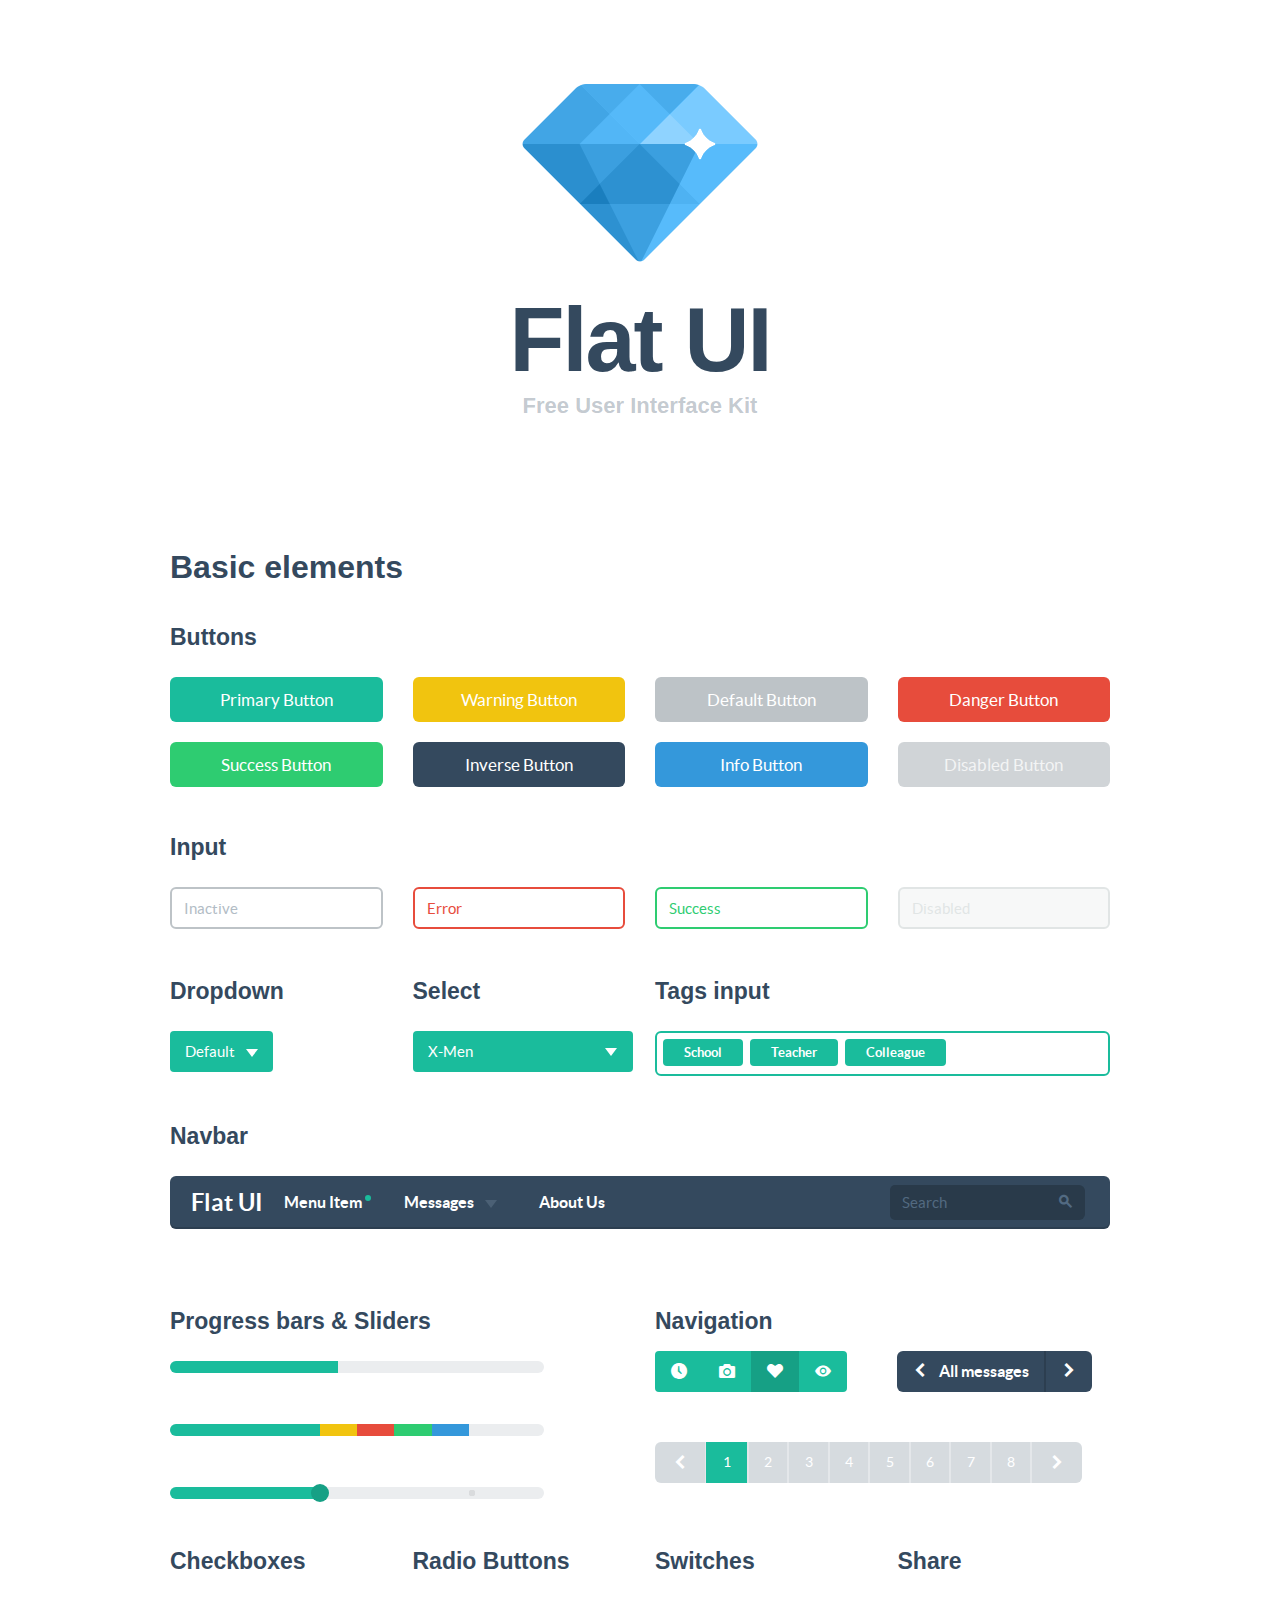
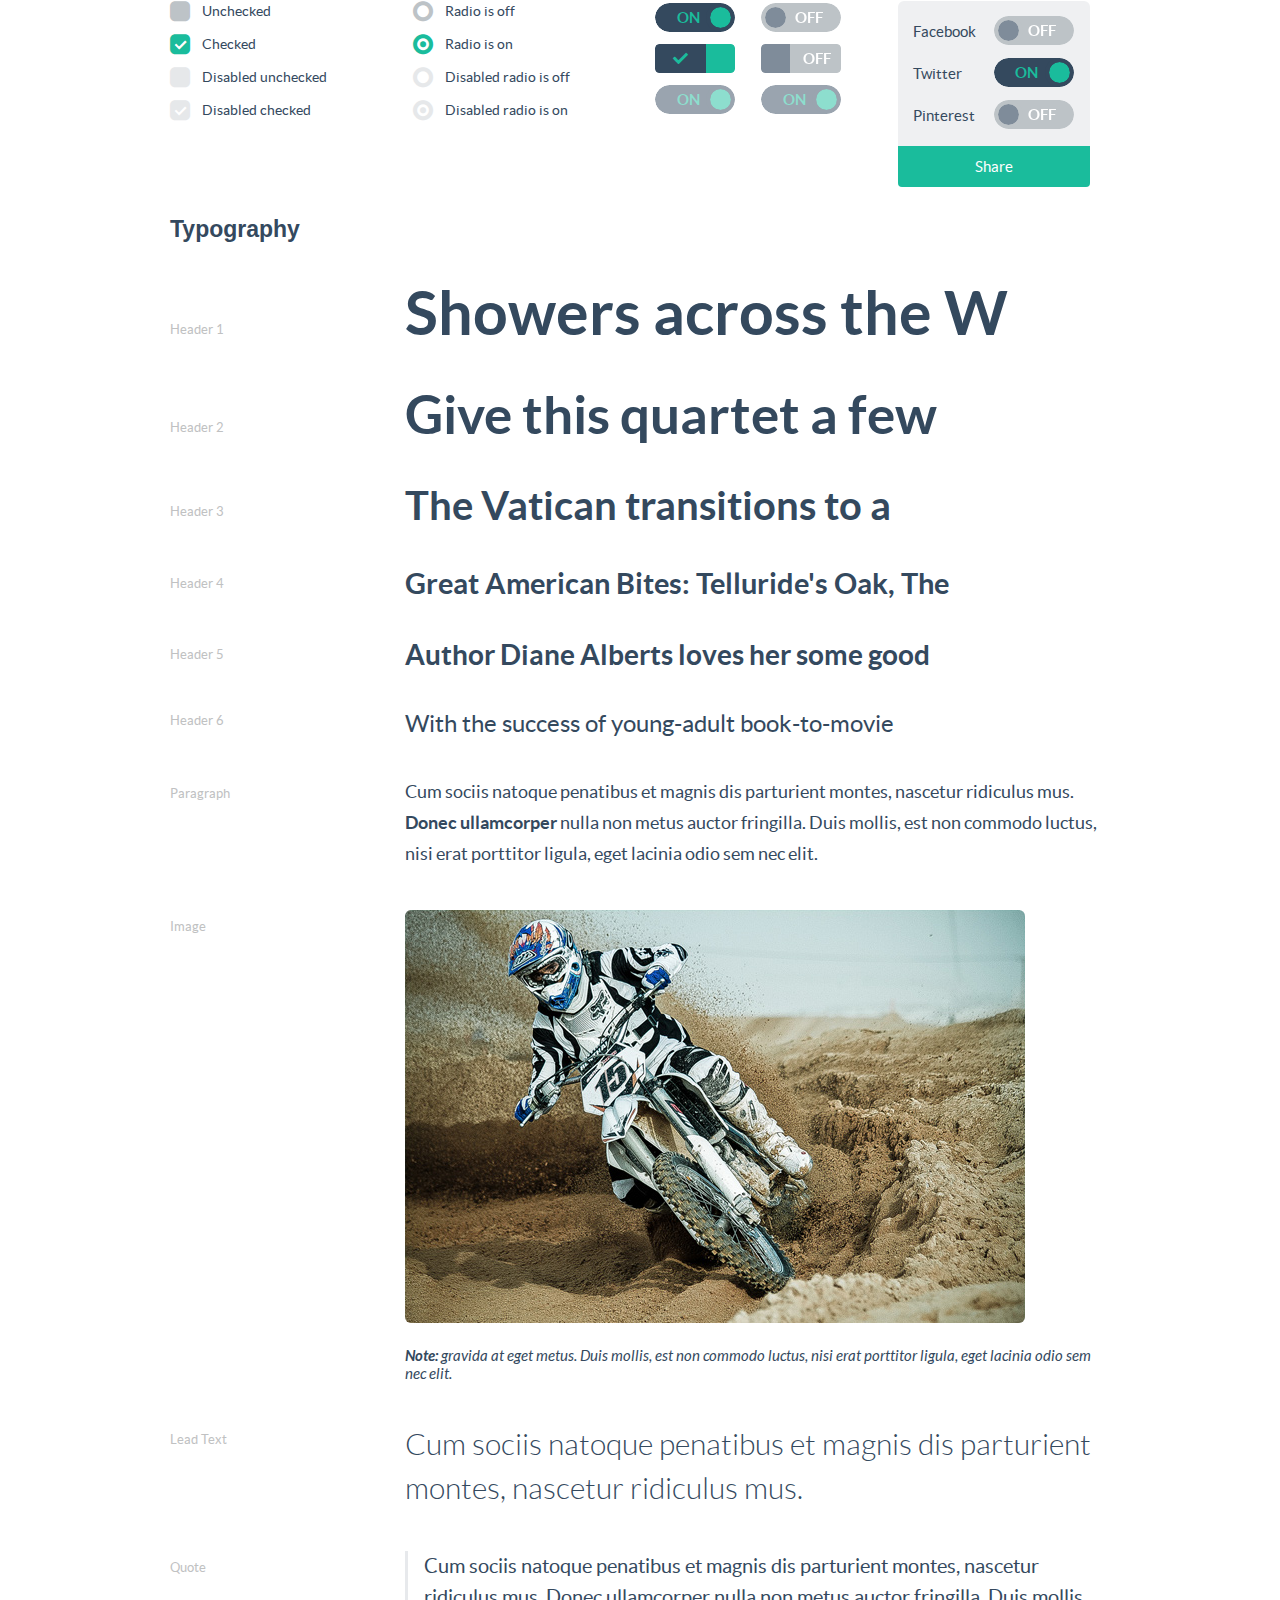
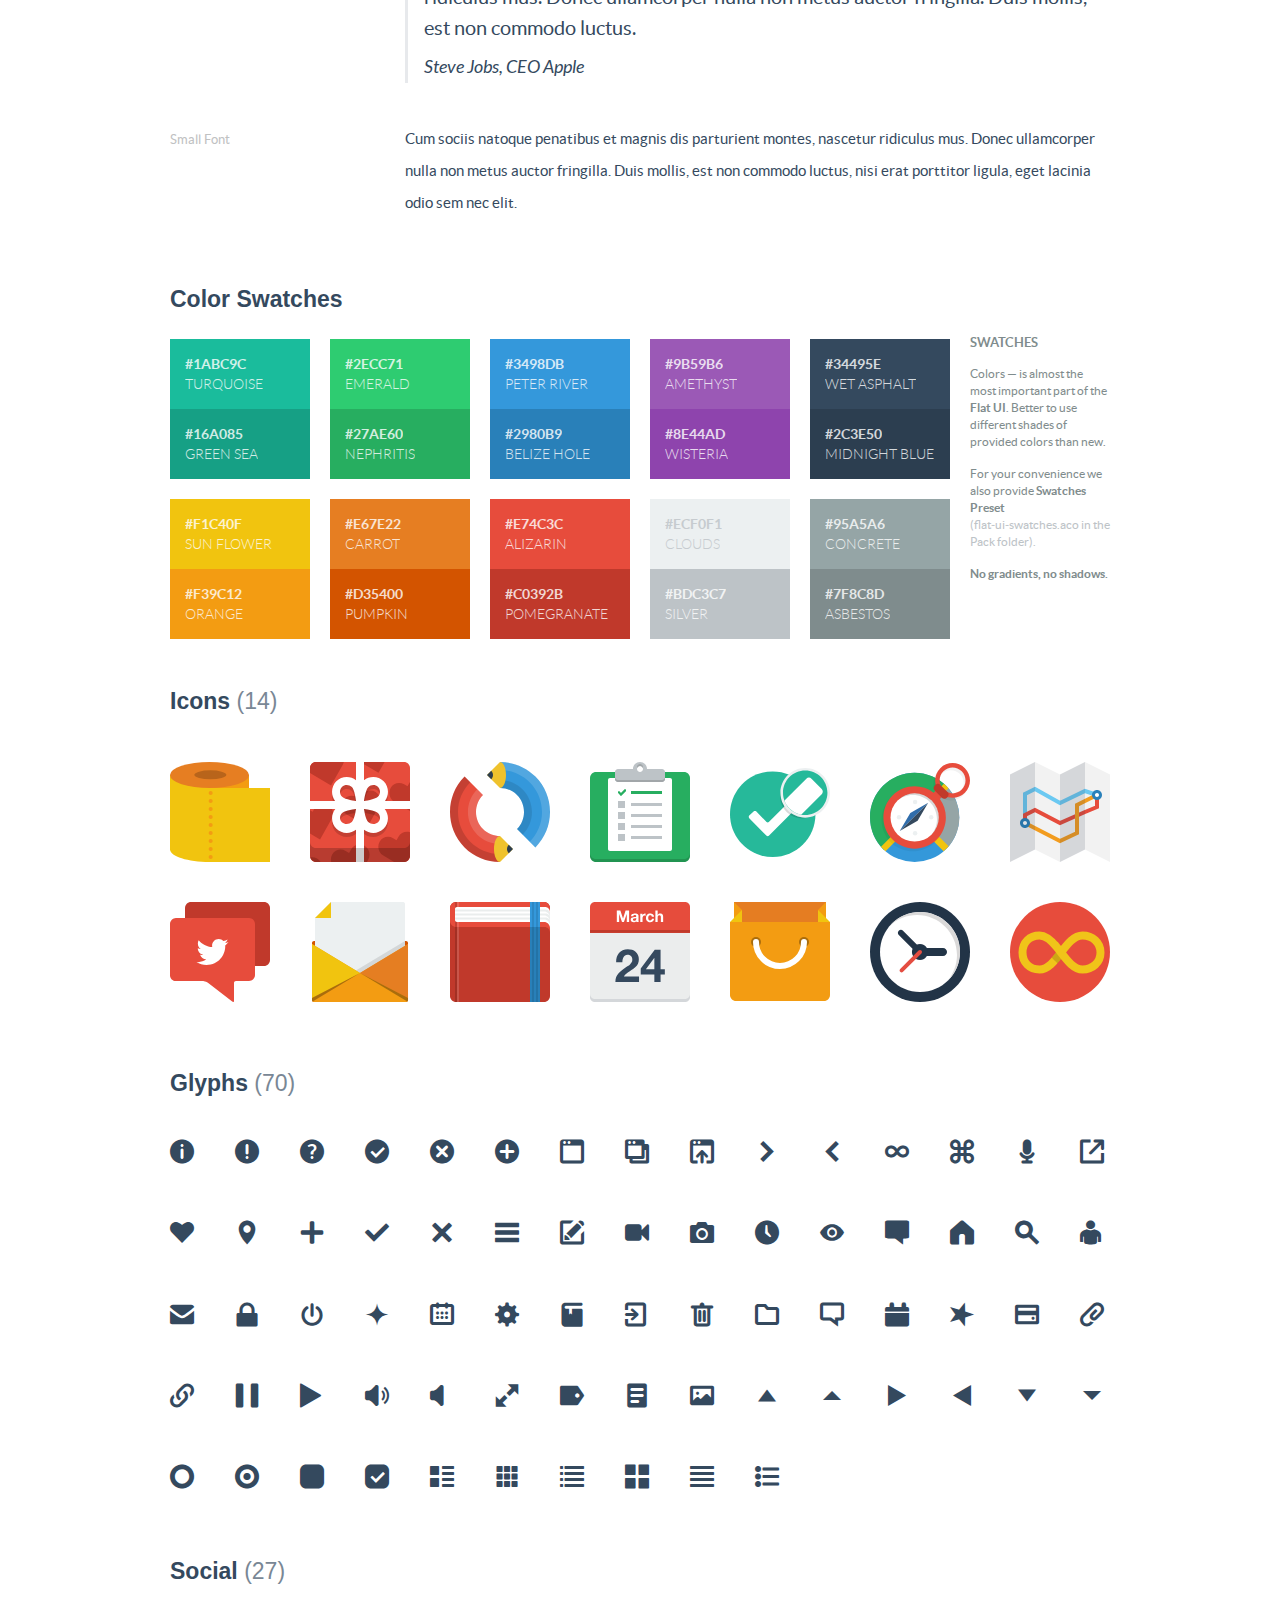
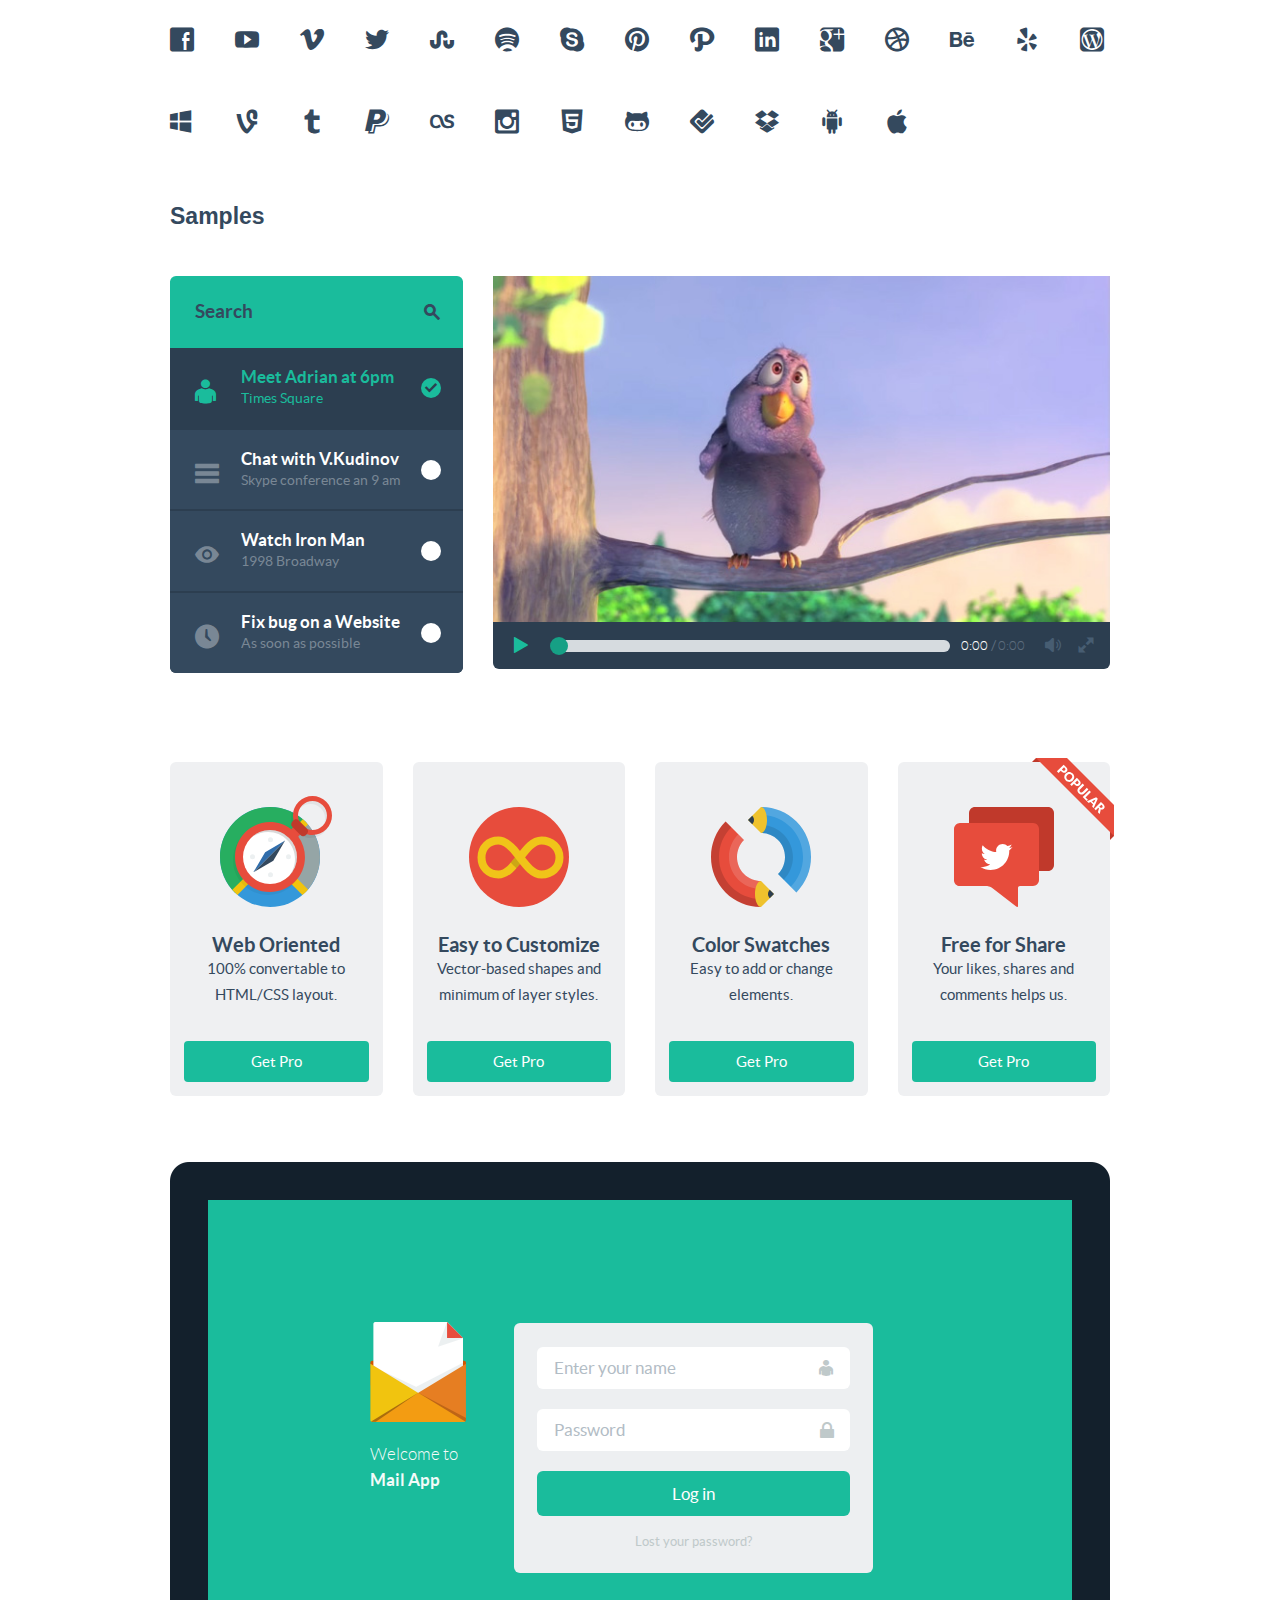
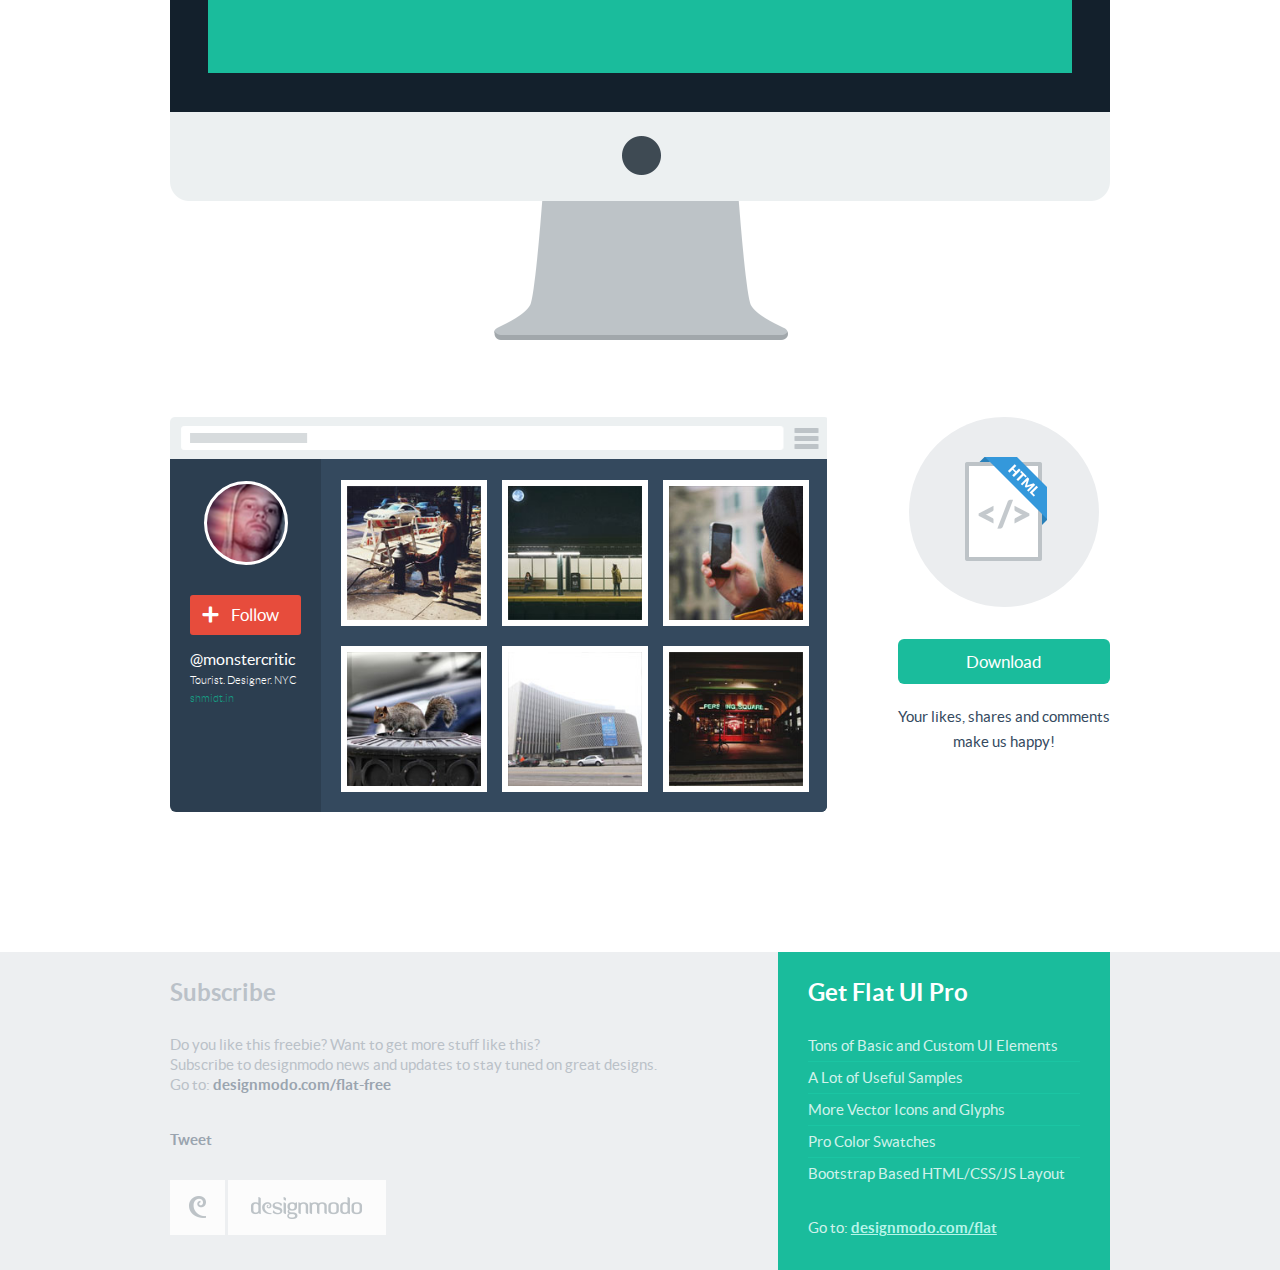
<file: Flat-UI/index.html>
<!DOCTYPE html>
<html lang="en">
  <head>
    <meta charset="utf-8">
    <title>Flat UI - Free Bootstrap Framework and Theme</title>
    <meta name="description" content="Flat UI Kit Free is a Twitter Bootstrap Framework design and Theme, this responsive framework includes a PSD and HTML version."/>

    <meta name="viewport" content="width=1000, initial-scale=1.0, maximum-scale=1.0">

    <!-- Loading Bootstrap -->
    <link href="dist/css/vendor/bootstrap/css/bootstrap.min.css" rel="stylesheet">

    <!-- Loading Flat UI -->
    <link href="dist/css/flat-ui.css" rel="stylesheet">
    <link href="docs/assets/css/demo.css" rel="stylesheet">

    <link rel="shortcut icon" href="img/favicon.ico">

    <!-- HTML5 shim, for IE6-8 support of HTML5 elements. All other JS at the end of file. -->
    <!--[if lt IE 9]>
      <script src="dist/js/vendor/html5shiv.js"></script>
      <script src="dist/js/vendor/respond.min.js"></script>
    <![endif]-->
  </head>
  <body>
    <div class="container">
      <div class="demo-headline">
        <h1 class="demo-logo">
          <div class="logo"></div>
          Flat UI
          <small>Free User Interface Kit</small>
        </h1>
      </div> <!-- /demo-headline -->

      <h1 class="demo-section-title">Basic elements</h1>
      <h3 class="demo-panel-title">Buttons</h3>

      <div class="row demo-row">
        <div class="col-xs-3">
          <a href="#fakelink" class="btn btn-block btn-lg btn-primary">Primary Button</a>
        </div>
        <div class="col-xs-3">
          <a href="#fakelink" class="btn btn-block btn-lg btn-warning">Warning Button</a>
        </div>
        <div class="col-xs-3">
          <a href="#fakelink" class="btn btn-block btn-lg btn-default">Default Button</a>
        </div>
        <div class="col-xs-3">
          <a href="#fakelink" class="btn btn-block btn-lg btn-danger">Danger Button</a>
        </div>
      </div> <!-- /row -->

      <div class="row demo-row">
        <div class="col-xs-3">
          <a href="#fakelink" class="btn btn-block btn-lg btn-success">Success Button</a>
        </div>
        <div class="col-xs-3">
          <a href="#fakelink" class="btn btn-block btn-lg btn-inverse">Inverse Button</a>
        </div>
        <div class="col-xs-3">
          <a href="#fakelink" class="btn btn-block btn-lg btn-info">Info Button</a>
        </div>
        <div class="col-xs-3">
          <a href="#fakelink" class="btn btn-block btn-lg btn-default disabled">Disabled Button</a>
        </div>
      </div> <!-- /row -->

      <h3 class="demo-panel-title">Input</h3>
      <div class="row">
        <div class="col-xs-3">
          <div class="form-group">
            <input type="text" value="" placeholder="Inactive" class="form-control" />
          </div>
        </div>
        <div class="col-xs-3">
          <div class="form-group has-error">
            <input type="text" value="" placeholder="Error" class="form-control" />
          </div>
        </div>
        <div class="col-xs-3">
          <div class="form-group has-success">
            <input type="text" value="" placeholder="Success" class="form-control" />
            <span class="input-icon fui-check-inverted"></span>
          </div>
        </div>
        <div class="col-xs-3">
          <div class="form-group">
            <input type="text" value="Disabled" disabled="disabled" class="form-control" />
          </div>
        </div>
      </div> <!-- /row -->

      <div class="row">
        <div class="col-xs-3">
          <h3 class="demo-panel-title">Dropdown</h3>

          <div class="btn-group">
            <button data-toggle="dropdown" class="btn btn-primary dropdown-toggle" type="button">Default <span class="caret"></span></button>
            <ul role="menu" class="dropdown-menu">
              <li><a href="#">Action</a></li>
              <li><a href="#">Another action</a></li>
              <li><a href="#">Something else here</a></li>
              <li class="divider"></li>
              <li><a href="#">Separated link</a></li>
            </ul>
          </div><!-- /btn-group -->
        </div> <!-- /.col-xs-3 -->
        <div class="col-xs-3">
          <h3 class="demo-panel-title">Select</h3>
          <select class="form-control select select-primary" data-toggle="select">
            <option value="0">Choose hero</option>
            <option value="1">Spider Man</option>
            <option value="2">Wolverine</option>
            <option value="3">Captain America</option>
            <option value="4" selected>X-Men</option>
            <option value="5">Crocodile</option>
          </select>
        </div> <!-- /.col-xs-3 -->
        <div class="col-xs-6">
          <h3 class="demo-panel-title">Tags input</h3>
          <div class="tagsinput-primary">
            <input name="tagsinput" class="tagsinput" data-role="tagsinput" value="School, Teacher, Colleague" />
          </div>
        </div> <!-- /.col-xs-6 -->
      </div> <!-- /.row -->

      <h3 class="demo-panel-title">Navbar</h3>
      <div class="row demo-row">
        <div class="col-xs-12">
          <nav class="navbar navbar-inverse navbar-embossed" role="navigation">
            <div class="navbar-header">
              <button type="button" class="navbar-toggle" data-toggle="collapse" data-target="#navbar-collapse-01">
                <span class="sr-only">Toggle navigation</span>
              </button>
              <a class="navbar-brand" href="#">Flat UI</a>
            </div>
            <div class="collapse navbar-collapse" id="navbar-collapse-01">
              <ul class="nav navbar-nav navbar-left">
                <li><a href="#fakelink">Menu Item<span class="navbar-unread">1</span></a></li>
                <li class="dropdown">
                  <a href="#" class="dropdown-toggle" data-toggle="dropdown">Messages <b class="caret"></b></a>
                  <span class="dropdown-arrow"></span>
                  <ul class="dropdown-menu">
                    <li><a href="#">Action</a></li>
                    <li><a href="#">Another action</a></li>
                    <li><a href="#">Something else here</a></li>
                    <li class="divider"></li>
                    <li><a href="#">Separated link</a></li>
                  </ul>
                </li>
                <li><a href="#fakelink">About Us</a></li>
               </ul>
               <form class="navbar-form navbar-right" action="#" role="search">
                <div class="form-group">
                  <div class="input-group">
                    <input class="form-control" id="navbarInput-01" type="search" placeholder="Search">
                    <span class="input-group-btn">
                      <button type="submit" class="btn"><span class="fui-search"></span></button>
                    </span>
                  </div>
                </div>
              </form>
            </div><!-- /.navbar-collapse -->
          </nav><!-- /navbar -->
        </div>
      </div> <!-- /row -->

      <div class="row">
        <div class="col-xs-5">
          <h3 class="demo-panel-title">Progress bars &amp; Sliders</h3>
          <div class="progress">
            <div class="progress-bar" style="width: 45%;"></div>
          </div>
          <br/>
          <div class="progress">
            <div class="progress-bar" style="width: 40%;"></div>
            <div class="progress-bar progress-bar-warning" style="width: 10%;"></div>
            <div class="progress-bar progress-bar-danger" style="width: 10%;"></div>
            <div class="progress-bar progress-bar-success" style="width: 10%;"></div>
            <div class="progress-bar progress-bar-info" style="width: 10%;"></div>
          </div>
          <br/>
          <div id="slider" class="ui-slider">
            <div class="ui-slider-segment"></div>
            <div class="ui-slider-segment"></div>
            <div class="ui-slider-segment"></div>
          </div>
        </div> <!-- /sliders -->

        <div class="col-xs-6 col-xs-offset-1">
          <h3 class="demo-panel-title">Navigation</h3>
          <div class="row demo-navigation">
            <div class="col-xs-6">
              <div class="btn-toolbar">
                <div class="btn-group">
                  <a class="btn btn-primary" href="#fakelink"><span class="fui-time"></span></a>
                  <a class="btn btn-primary" href="#fakelink"><span class="fui-photo"></span></a>
                  <a class="btn btn-primary active" href="#fakelink"><span class="fui-heart"></span></a>
                  <a class="btn btn-primary" href="#fakelink"><span class="fui-eye"></span></a>
                </div>
              </div> <!-- /toolbar -->
            </div>
            <div class="col-xs-6 demo-pager">
              <ul class="pager">
                <li class="previous">
                  <a href="#fakelink">
                    <span class="fui-arrow-left"></span>
                    <span>All messages</span>
                  </a>
                </li>
                <li class="next">
                  <a href="#fakelink">
                    <span class="fui-arrow-right"></span>
                  </a>
                </li>
              </ul> <!-- /pager -->
            </div>
          </div> <!-- /demo-navigation -->

          <div >
            <ul class="pagination">
              <li class="previous"><a href="#fakelink" class="fui-arrow-left"></a></li>
              <li class="active"><a href="#fakelink">1</a></li>
              <li><a href="#fakelink">2</a></li>
              <li><a href="#fakelink">3</a></li>
              <li><a href="#fakelink">4</a></li>
              <li><a href="#fakelink">5</a></li>
              <li><a href="#fakelink">6</a></li>
              <li><a href="#fakelink">7</a></li>
              <li><a href="#fakelink">8</a></li>
              <li class="next"><a href="#fakelink" class="fui-arrow-right"></a></li>
            </ul>
          </div> <!-- /pagination -->
        </div> <!-- /navigation -->
      </div> <!-- /row -->

      <div class="row">
        <div class="col-xs-3">
          <h3 class="demo-panel-title">Checkboxes</h3>
          <label class="checkbox" for="checkbox1">
            <input type="checkbox" value="" id="checkbox1" data-toggle="checkbox">
            Unchecked
          </label>
          <label class="checkbox" for="checkbox2">
            <input type="checkbox" checked="checked" value="" id="checkbox2" data-toggle="checkbox" checked="">
            Checked
          </label>
          <label class="checkbox" for="checkbox3">
            <input type="checkbox" value="" id="checkbox3" data-toggle="checkbox" disabled="">
            Disabled unchecked
          </label>
          <label class="checkbox" for="checkbox4">
            <input type="checkbox" checked="checked" value="" id="checkbox4" data-toggle="checkbox" disabled="" checked="">
            Disabled checked
          </label>
        </div> <!-- /checkboxes col-xs-3 -->

        <div class="col-xs-3">
          <h3 class="demo-panel-title">Radio Buttons</h3>
          <label class="radio">
            <input type="radio" name="optionsRadios" id="optionsRadios1" value="option1" data-toggle="radio">
            Radio is off
          </label>
          <label class="radio">
            <input type="radio" name="optionsRadios" id="optionsRadios2" value="option1" data-toggle="radio" checked="">
            Radio is on
          </label>

          <label class="radio">
            <input type="radio" name="optionsRadiosDisabled" id="optionsRadios3" value="option2" data-toggle="radio" disabled="">
            Disabled radio is off
          </label>
          <label class="radio">
            <input type="radio" name="optionsRadiosDisabled" id="optionsRadios4" value="option2" data-toggle="radio" checked="" disabled="">
            Disabled radio is on
          </label>
        </div> <!-- /radios col-xs-3 -->

        <div class="col-xs-3">
          <h3 class="demo-panel-title">Switches</h3>

          <table width="100%">
            <tr>
              <td width="50%" class="pbm">
                <input type="checkbox" checked data-toggle="switch" id="custom-switch-01" />
              </td>
              <td class="pbm">
                <input type="checkbox" data-toggle="switch" id="custom-switch-02" />
              </td>
            </tr>
            <tr>
              <td class="pbm">
                <div class="bootstrap-switch-square">
                  <input type="checkbox" checked data-toggle="switch" id="custom-switch-03" data-on-text="<span class='fui-check'></span>" data-off-text="<span class='fui-cross'></span>" />
                </div>
              </td>
              <td class="pbm">
                <div class="bootstrap-switch-square">
                  <input type="checkbox" data-toggle="switch" id="custom-switch-04" />
                </div>
              </td>
            </tr>
            <tr>
              <td>
                <input type="checkbox" checked disabled data-toggle="switch" id="custom-switch-5" />
              </td>
              <td>
                <input type="checkbox" checked disabled data-toggle="switch" id="custom-switch-6" />
              </td>
            </tr>
          </table>
        </div> <!-- /.col-xs-3 -->
        <div class="col-xs-3">
          <h3 class="demo-panel-title">Share</h3>
          <div class="share mrl">
            <ul>
              <li>
                <label class="share-label" for="share-toggle2">Facebook</label>
                <input type="checkbox" data-toggle="switch" />
              </li>
              <li>
                <label class="share-label" for="share-toggle4">Twitter</label>
                <input type="checkbox" checked="" data-toggle="switch" />
              </li>
              <li>
                <label class="share-label" for="share-toggle6">Pinterest</label>
                <input type="checkbox" data-toggle="switch" />
              </li>
            </ul>
            <a href="#" class="btn btn-primary btn-block btn-large">Share</a>
          </div> <!-- /share -->
        </div><!-- /.col-xs-3 -->
      </div> <!-- /.row -->

      <div class="demo-row typography-row">
      	<div class="demo-title">
      		<h3 class="demo-panel-title">Typography</h3>
      	</div>
      	<div class="demo-content">
      		<div class="demo-type-example">
	      		<h1><span class="demo-heading-note">Header 1</span>Showers across the W</h1>
      		</div>
      		<div class="demo-type-example">
	      		<h2><span class="demo-heading-note">Header 2</span>Give this quartet a few</h2>
      		</div>
      		<div class="demo-type-example">
	      		<h3><span class="demo-heading-note">Header 3</span>The Vatican transitions to a</h3>
      		</div>
      		<div class="demo-type-example">
	      		<h4><span class="demo-heading-note">Header 4</span>Great American Bites: Telluride's Oak, The</h4>
      		</div>
      		<div class="demo-type-example">
	      		<h5><span class="demo-heading-note">Header 5</span>Author Diane Alberts loves her some good</h5>
      		</div>
      		<div class="demo-type-example">
	      		<h6><span class="demo-heading-note">Header 6</span>With the success of young-adult book-to-movie</h6>
      		</div>
      		<div class="demo-type-example">
	      		<span class="demo-text-note">Paragraph</span>
	          <p>Cum sociis natoque penatibus et magnis dis parturient montes, nascetur ridiculus mus. <strong>Donec ullamcorper</strong> nulla non metus auctor fringilla. Duis mollis, est non commodo luctus, nisi erat porttitor ligula, eget lacinia odio sem nec elit.</p>
      		</div>
      		<div class="demo-type-example">
	      		<span class="demo-text-note">Image</span>
	          <img src="docs/assets/img/example-image.jpg" alt="example-image" class="img-rounded img-responsive">
	          <p class="img-comment"><strong>Note:</strong> gravida at eget metus. Duis mollis, est non commodo luctus, nisi erat porttitor ligula, eget lacinia odio sem nec elit.</p>
      		</div>
      		<div class="demo-type-example">
	      		<span class="demo-text-note">Lead Text</span>
						<p class="lead">Cum sociis natoque penatibus et magnis dis parturient montes, nascetur ridiculus mus.</p>
      		</div>
      		<div class="demo-type-example">
	      		<span class="demo-text-note">Quote</span>
	          <blockquote>
	            <p>Cum sociis natoque penatibus et magnis dis parturient montes, nascetur ridiculus mus. Donec ullamcorper nulla non metus auctor fringilla. Duis mollis, est non commodo luctus.</p>
	            <small>Steve Jobs, CEO Apple</small>
	          </blockquote>
      		</div>
      		<div class="demo-type-example">
	      		<span class="demo-text-note">Small Font</span>
	          <p><small>Cum sociis natoque penatibus et magnis dis parturient montes, nascetur ridiculus mus. Donec ullamcorper nulla non metus auctor fringilla. Duis mollis, est non commodo luctus, nisi erat porttitor ligula, eget lacinia odio sem nec elit.</small></p>
      		</div>
      	</div><!-- /.demo-content-wide -->
      </div><!-- /.demo-row -->

      <h3 class="demo-panel-title">Color Swatches</h3>
      <div class="row demo-swatches-row">
	      <div class="swatches-col">
		      <div class="pallete-item">
			      <dl class="palette palette-turquoise">
                <dt>#1abc9c</dt>
                <dd>Turquoise</dd>
              </dl>
              <dl class="palette palette-green-sea">
                <dt>#16a085</dt>
                <dd>Green sea</dd>
              </dl>
		      </div>
		      <div class="pallete-item">
			      <dl class="palette palette-emerald">
              <dt>#2ecc71</dt>
              <dd>Emerald</dd>
            </dl>
            <dl class="palette palette-nephritis">
              <dt>#27ae60</dt>
              <dd>Nephritis</dd>
            </dl>
		      </div>
		      <div class="pallete-item">
			      <dl class="palette palette-peter-river">
              <dt>#3498db</dt>
              <dd>Peter river</dd>
            </dl>
            <dl class="palette palette-belize-hole">
              <dt>#2980b9</dt>
              <dd>Belize hole</dd>
            </dl>
		      </div>
		      <div class="pallete-item">
			      <dl class="palette palette-amethyst">
              <dt>#9b59b6</dt>
              <dd>Amethyst</dd>
            </dl>
            <dl class="palette palette-wisteria">
              <dt>#8e44ad</dt>
              <dd>Wisteria</dd>
            </dl>
		      </div>
		      <div class="pallete-item">
			      <dl class="palette palette-wet-asphalt">
              <dt>#34495e</dt>
              <dd>Wet asphalt</dd>
            </dl>
            <dl class="palette palette-midnight-blue">
              <dt>#2c3e50</dt>
              <dd>Midnight blue</dd>
            </dl>
		      </div>
		      <div class="pallete-item">
			      <dl class="palette palette-sun-flower">
              <dt>#f1c40f</dt>
              <dd>Sun flower</dd>
            </dl>
            <dl class="palette palette-orange">
              <dt>#f39c12</dt>
              <dd>Orange</dd>
            </dl>
		      </div>
		      <div class="pallete-item">
			      <dl class="palette palette-carrot">
              <dt>#e67e22</dt>
              <dd>Carrot</dd>
            </dl>
            <dl class="palette palette-pumpkin">
              <dt>#d35400</dt>
              <dd>Pumpkin</dd>
            </dl>
		      </div>
		      <div class="pallete-item">
			      <dl class="palette palette-alizarin">
              <dt>#e74c3c</dt>
              <dd>Alizarin</dd>
            </dl>
            <dl class="palette palette-pomegranate">
              <dt>#c0392b</dt>
              <dd>Pomegranate</dd>
            </dl>
		      </div>
		      <div class="pallete-item">
			      <dl class="palette palette-clouds">
              <dt>#ecf0f1</dt>
              <dd>Clouds</dd>
            </dl>
            <dl class="palette palette-silver">
              <dt>#bdc3c7</dt>
              <dd>Silver</dd>
            </dl>
		      </div>
		      <div class="pallete-item">
			      <dl class="palette palette-concrete">
              <dt>#95a5a6</dt>
              <dd>Concrete</dd>
            </dl>
            <dl class="palette palette-asbestos">
              <dt>#7f8c8d</dt>
              <dd>Asbestos</dd>
            </dl>
		      </div>
	      </div> <!-- /swatches items -->
	      <div class="swatches-desc-col">
		      <h6 class="palette-headline">SWATCHES</h6>
          <p class="palette-paragraph">
            Colors &mdash; is almost the most important part of the <strong>Flat UI</strong>. Better to use different shades of provided colors than new.
          </p>
          <p class="palette-paragraph">
            For your convenience we also provide <strong>Swatches Preset</strong> <span>(flat&#8209;ui&#8209;swatches.aco in the Pack folder).</span>
          </p>
          <p class="palette-paragraph">
            <strong>No gradients, no shadows.</strong>
          </p>
	      </div> <!-- /swatches desc -->
      </div> <!-- /swatches row -->

      <h3 class="demo-panel-title">Icons <small>(14)</small></h3>
      <div class="demo-illustrations">
        <div class="demo-content">
          <div><img src="img/icons/svg/toilet-paper.svg" alt="Toilet-Paper"></div>
          <div><img src="img/icons/svg/gift-box.svg" alt="Gift-Box"></div>
          <div><img src="img/icons/svg/pencils.svg" alt="Pensils"></div>
          <div><img src="img/icons/svg/clipboard.svg" alt="Clipboard"></div>
          <div><img src="img/icons/svg/retina.svg" alt="Retina"></div>
          <div><img src="img/icons/svg/compas.svg" alt="Compas"></div>
          <div><img src="img/icons/svg/map.svg" alt="Map"></div>
          <div><img src="img/icons/svg/chat.svg" alt="Chat"></div>
          <div><img src="img/icons/svg/mail.svg" alt="Mail"></div>
          <div><img src="img/icons/svg/book.svg" alt="Book"></div>
          <div><img src="img/icons/svg/calendar.svg" alt="Calendar"></div>
          <div><img src="img/icons/svg/paper-bag.svg" alt="Pocket"></div>
          <div><img src="img/icons/svg/clocks.svg" alt="Watches"></div>
          <div><img src="img/icons/svg/loop.svg" alt="Infinity-Loop"></div>
        </div>
      </div>


      <h3 class="demo-panel-title">Glyphs <small>(70)</small></h3>
      <div class="demo-icons">
        <div class="demo-content">
          <span class="fui-info-circle"></span>
          <span class="fui-alert-circle"></span>
          <span class="fui-question-circle"></span>
          <span class="fui-check-circle"></span>
          <span class="fui-cross-circle"></span>
          <span class="fui-plus-circle"></span>
          <span class="fui-window"></span>
          <span class="fui-windows"></span>
          <span class="fui-upload"></span>
          <span class="fui-arrow-right"></span>
          <span class="fui-arrow-left"></span>
          <span class="fui-loop"></span>
          <span class="fui-cmd"></span>
          <span class="fui-mic"></span>
          <span class="fui-export"></span>
          <span class="fui-heart"></span>
          <span class="fui-location"></span>
          <span class="fui-plus"></span>
          <span class="fui-check"></span>
          <span class="fui-cross"></span>
          <span class="fui-list"></span>
          <span class="fui-new"></span>
          <span class="fui-video"></span>
          <span class="fui-photo"></span>
          <span class="fui-time"></span>
          <span class="fui-eye"></span>
          <span class="fui-chat"></span>
          <span class="fui-home"></span>
          <span class="fui-search"></span>
          <span class="fui-user"></span>
          <span class="fui-mail"></span>
          <span class="fui-lock"></span>
          <span class="fui-power"></span>
          <span class="fui-star"></span>
          <span class="fui-calendar"></span>
          <span class="fui-gear"></span>
          <span class="fui-bookmark"></span>
          <span class="fui-exit"></span>
          <span class="fui-trash"></span>
          <span class="fui-folder"></span>
          <span class="fui-bubble"></span>
          <span class="fui-calendar-solid"></span>
          <span class="fui-star-2"></span>
          <span class="fui-credit-card"></span>
          <span class="fui-clip"></span>
          <span class="fui-link"></span>
          <span class="fui-pause"></span>
          <span class="fui-play"></span>
          <span class="fui-volume"></span>
          <span class="fui-mute"></span>
          <span class="fui-resize"></span>
          <span class="fui-tag"></span>
          <span class="fui-document"></span>
          <span class="fui-image"></span>
          <span class="fui-triangle-up"></span>
          <span class="fui-triangle-up-small"></span>
          <span class="fui-triangle-right-large"></span>
          <span class="fui-triangle-left-large"></span>
          <span class="fui-triangle-down"></span>
          <span class="fui-triangle-down-small"></span>
          <span class="fui-radio-unchecked"></span>
          <span class="fui-radio-checked"></span>
          <span class="fui-checkbox-unchecked"></span>
          <span class="fui-checkbox-checked"></span>
          <span class="fui-list-thumbnailed"></span>
          <span class="fui-list-small-thumbnails"></span>
          <span class="fui-list-numbered"></span>
          <span class="fui-list-large-thumbnails"></span>
          <span class="fui-list-columned"></span>
          <span class="fui-list-bulleted"></span>
        </div><!-- /.demo-content -->
      </div><!-- /.demo-icons -->

      <h3 class="demo-panel-title">Social <small>(27)</small></h3>
      <div class="demo-icons">
        <div class="demo-content">
          <span class="fui-facebook"></span>
          <span class="fui-youtube"></span>
          <span class="fui-vimeo"></span>
          <span class="fui-twitter"></span>
          <span class="fui-stumbleupon"></span>
          <span class="fui-spotify"></span>
          <span class="fui-skype"></span>
          <span class="fui-pinterest"></span>
          <span class="fui-path"></span>
          <span class="fui-linkedin"></span>
          <span class="fui-google-plus"></span>
          <span class="fui-dribbble"></span>
          <span class="fui-behance"></span>
          <span class="fui-yelp"></span>
          <span class="fui-wordpress"></span>
          <span class="fui-windows-8"></span>
          <span class="fui-vine"></span>
          <span class="fui-tumblr"></span>
          <span class="fui-paypal"></span>
          <span class="fui-lastfm"></span>
          <span class="fui-instagram"></span>
          <span class="fui-html5"></span>
          <span class="fui-github"></span>
          <span class="fui-foursquare"></span>
          <span class="fui-dropbox"></span>
          <span class="fui-android"></span>
          <span class="fui-apple"></span>
        </div><!-- /.demo-content -->
      </div><!-- /.demo-icons -->

      <h3 class="demo-panel-title mbl pbl">Samples</h3>
      <div class="row demo-samples">
        <div class="col-xs-4">
          <div class="todo">
            <div class="todo-search">
              <input class="todo-search-field" type="search" value="" placeholder="Search" />
            </div>
            <ul>
              <li class="todo-done">
                <div class="todo-icon fui-user"></div>
                <div class="todo-content">
                  <h4 class="todo-name">
                    Meet <strong>Adrian</strong> at <strong>6pm</strong>
                  </h4>
                  Times Square
                </div>
              </li>
              <li>
                <div class="todo-icon fui-list"></div>
                <div class="todo-content">
                  <h4 class="todo-name">
                    Chat with <strong>V.Kudinov</strong>
                  </h4>
                  Skype conference an 9 am
                </div>
              </li>
              <li>
                <div class="todo-icon fui-eye"></div>
                <div class="todo-content">
                  <h4 class="todo-name">
                    Watch <strong>Iron Man</strong>
                  </h4>
                  1998 Broadway
                </div>
              </li>
              <li>
                <div class="todo-icon fui-time"></div>
                <div class="todo-content">
                  <h4 class="todo-name">
                    Fix bug on a <strong>Website</strong>
                  </h4>
                  As soon as possible
                </div>
              </li>
            </ul>
          </div><!-- /.todo -->
        </div><!-- /.col-xs-4 -->

        <div class="col-xs-8">
          <video class="video-js" preload="auto" poster="docs/assets/img/video/poster.jpg" data-setup="{}">
            <source src="http://iurevych.github.com/Flat-UI-videos/big_buck_bunny.mp4" type="video/mp4">
            <source src="http://iurevych.github.com/Flat-UI-videos/big_buck_bunny.webm" type="video/webm">
          </video>
        </div> <!-- /video -->
      </div>

      <div class="row demo-tiles">
        <div class="col-xs-3">
          <div class="tile">
            <img src="img/icons/svg/compas.svg" alt="Compas" class="tile-image big-illustration">
            <h3 class="tile-title">Web Oriented</h3>
            <p>100% convertable to HTML/CSS layout.</p>
            <a class="btn btn-primary btn-large btn-block" href="http://designmodo.com/flat">Get Pro</a>
          </div>
        </div>

        <div class="col-xs-3">
          <div class="tile">
            <img src="img/icons/svg/loop.svg" alt="Infinity-Loop" class="tile-image">
            <h3 class="tile-title">Easy to Customize</h3>
            <p>Vector-based shapes and minimum of layer styles.</p>
            <a class="btn btn-primary btn-large btn-block" href="http://designmodo.com/flat">Get Pro</a>
          </div>
        </div>

        <div class="col-xs-3">
          <div class="tile">
            <img src="img/icons/svg/pencils.svg" alt="Pensils" class="tile-image">
            <h3 class="tile-title">Color Swatches</h3>
            <p>Easy to add or change elements. </p>
            <a class="btn btn-primary btn-large btn-block" href="http://designmodo.com/flat">Get Pro</a>
          </div>
        </div>

        <div class="col-xs-3">
          <div class="tile tile-hot">
            <img src="img/icons/svg/ribbon.svg" alt="ribbon" class="tile-hot-ribbon">
            <img src="img/icons/svg/chat.svg" alt="Chat" class="tile-image">
            <h3 class="tile-title">Free for Share</h3>
            <p>Your likes, shares and comments helps us.</p>
            <a class="btn btn-primary btn-large btn-block" href="http://designmodo.com/flat">Get Pro</a>
          </div>

        </div>
      </div> <!-- /tiles -->

      <div class="login">
        <div class="login-screen">
          <div class="login-icon">
            <img src="img/login/icon.png" alt="Welcome to Mail App" />
            <h4>Welcome to <small>Mail App</small></h4>
          </div>

          <div class="login-form">
            <div class="form-group">
              <input type="text" class="form-control login-field" value="" placeholder="Enter your name" id="login-name" />
              <label class="login-field-icon fui-user" for="login-name"></label>
            </div>

            <div class="form-group">
              <input type="password" class="form-control login-field" value="" placeholder="Password" id="login-pass" />
              <label class="login-field-icon fui-lock" for="login-pass"></label>
            </div>

            <a class="btn btn-primary btn-lg btn-block" href="#">Log in</a>
            <a class="login-link" href="#">Lost your password?</a>
          </div>
        </div>
      </div>

      <div class="row">
        <div class="col-xs-9">
          <div class="demo-browser">
            <div class="demo-browser-side">
              <div class="demo-browser-author"></div>
              <div class="demo-browser-action">
                <a class="btn btn-danger btn-lg btn-block" href="http://twitter.com/monstercritic" target="_blank">
                  <span class="fui-plus"></span>Follow
                </a>
              </div>
              <h5>@monstercritic</h5>
              <h6>
                Tourist. Designer. NYC
                <a href="http://shmidt.in" target="_blank">shmidt.in</a>
              </h6>
            </div>
            <div class="demo-browser-content">
              <img src="docs/assets/img/demo/browser-pic-1.jpg" alt="" />
              <img src="docs/assets/img/demo/browser-pic-2.jpg" alt="" />
              <img src="docs/assets/img/demo/browser-pic-3.jpg" alt="" />
              <img src="docs/assets/img/demo/browser-pic-4.jpg" alt="" />
              <img src="docs/assets/img/demo/browser-pic-5.jpg" alt="" />
              <img src="docs/assets/img/demo/browser-pic-6.jpg" alt="" />
            </div>
          </div>
        </div>

        <div class="col-xs-3">
          <div class="demo-download">
            <img src="docs/assets/img/demo/html-icon.png" src="Free PSD" />
          </div>

          <a href="https://github.com/designmodo/Flat-UI/archive/master.zip" class="btn btn-primary btn-lg btn-block">Download</a>

          <p class="demo-download-text">Your likes, shares and comments make us happy!</p>
        </div>
      </div> <!-- /download area -->

    </div> <!-- /container -->

    <footer>
      <div class="container">
        <div class="row">
          <div class="col-xs-7">
            <h3 class="footer-title">Subscribe</h3>
            <p>Do you like this freebie? Want to get more stuff like this?<br/>
              Subscribe to designmodo news and updates to stay tuned on great designs.<br/>
              Go to: <a href="http://designmodo.com/flat-free" target="_blank">designmodo.com/flat-free</a>
            </p>

            <p class="pvl">
              <a href="https://twitter.com/share" class="twitter-share-button" data-url="http://designmodo.com/flat-free/" data-text="Flat UI Free - PSD&amp;amp;HTML User Interface Kit" data-via="designmodo">Tweet</a>
							<script>!function(d,s,id){var js,fjs=d.getElementsByTagName(s)[0],p=/^http:/.test(d.location)?'http':'https';if(!d.getElementById(id)){js=d.createElement(s);js.id=id;js.src=p+'://platform.twitter.com/widgets.js';fjs.parentNode.insertBefore(js,fjs);}}(document, 'script', 'twitter-wjs');</script>
              <iframe src="http://ghbtns.com/github-btn.html?user=designmodo&repo=Flat-UI&type=watch&count=true" height="20" width="107" frameborder="0" scrolling="0" style="width:105px; height: 20px;" allowTransparency="true"></iframe>
              <iframe src="http://ghbtns.com/github-btn.html?user=designmodo&repo=Flat-UI&type=fork&count=true" height="20" width="107" frameborder="0" scrolling="0" style="width:105px; height: 20px;" allowTransparency="true"></iframe>
              <iframe src="http://ghbtns.com/github-btn.html?user=designmodo&type=follow&count=true" height="20" width="195" frameborder="0" scrolling="0" style="width:195px; height: 20px;" allowTransparency="true"></iframe>
            </p>

            <a class="footer-brand" href="http://designmodo.com" target="_blank">
              <img src="docs/assets/img/footer/logo.png" alt="Designmodo.com" />
            </a>
          </div> <!-- /col-xs-7 -->

          <div class="col-xs-5">
            <div class="footer-banner">
              <h3 class="footer-title">Get Flat UI Pro</h3>
              <ul>
                <li>Tons of Basic and Custom UI Elements</li>
                <li>A Lot of Useful Samples</li>
                <li>More Vector Icons and Glyphs</li>
                <li>Pro Color Swatches</li>
                <li>Bootstrap Based HTML/CSS/JS Layout</li>
              </ul>
              Go to: <a href="http://designmodo.com/flat" target="_blank">designmodo.com/flat</a>
            </div>
          </div>
        </div>
      </div>
    </footer>

    <script src="dist/js/vendor/jquery.min.js"></script>
    <script src="dist/js/vendor/video.js"></script>
    <script src="dist/js/flat-ui.min.js"></script>
    <script src="docs/assets/js/application.js"></script>

    <script>
      videojs.options.flash.swf = "dist/js/vendors/video-js.swf"
    </script>
  </body>
</html>
</file>
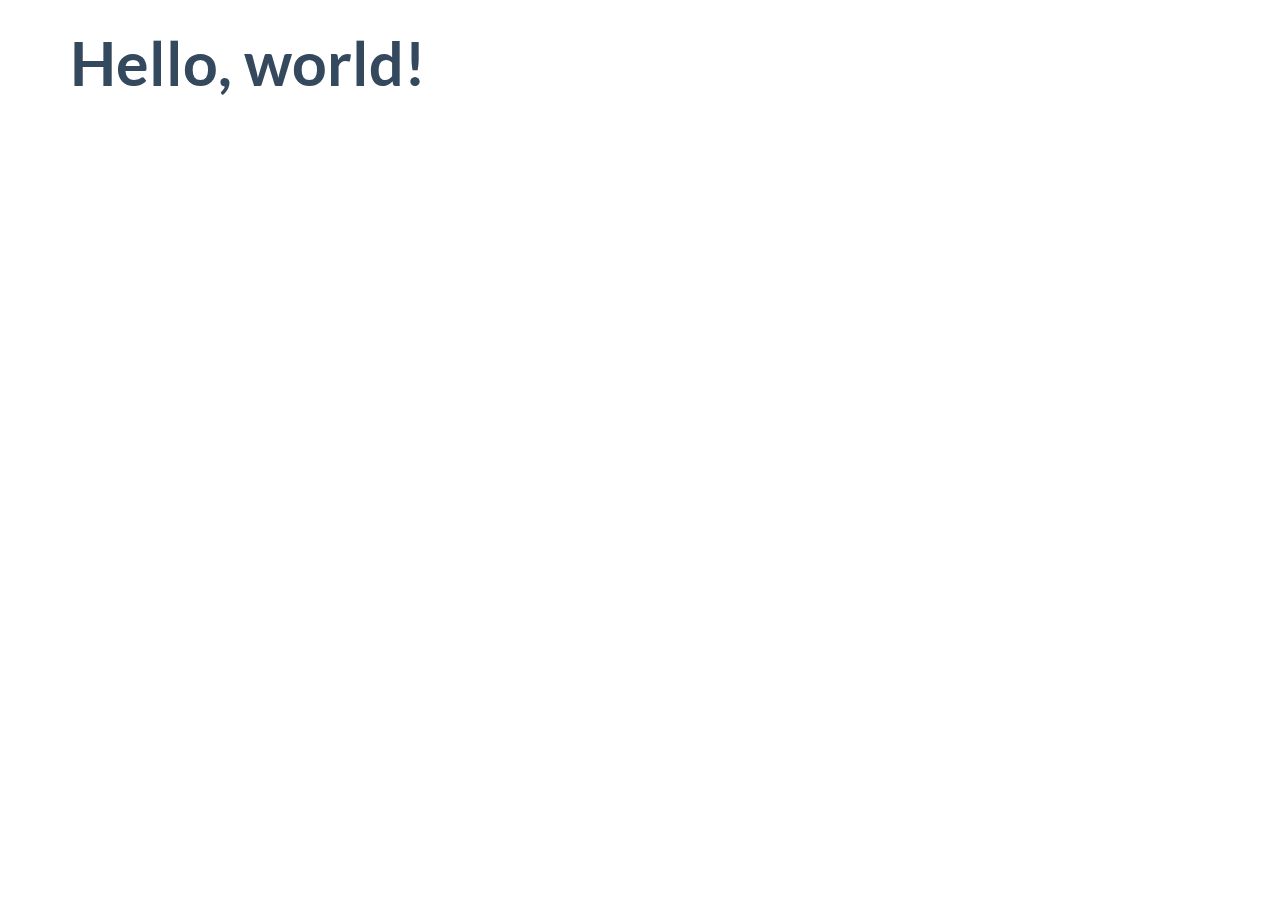
<file: Flat-UI/dist/index.html>
<!DOCTYPE html>
<html lang="en">
  <head>
    <meta charset="utf-8">
    <title>Flat UI Free 101 Template</title>
    <meta name="viewport" content="width=device-width, initial-scale=1.0">

    <!-- Loading Bootstrap -->
    <link href="../dist/css/vendor/bootstrap/css/bootstrap.min.css" rel="stylesheet">

    <!-- Loading Flat UI -->
    <link href="../dist/css/flat-ui.min.css" rel="stylesheet">

    <link rel="shortcut icon" href="img/favicon.ico">

    <!-- HTML5 shim, for IE6-8 support of HTML5 elements. All other JS at the end of file. -->
    <!--[if lt IE 9]>
      <script src="js/vendor/html5shiv.js"></script>
      <script src="js/vendor/respond.min.js"></script>
    <![endif]-->
  </head>
  <body>
    <div class="container">
        <h1>Hello, world!</h1>
    </div>
    <!-- /.container -->


    <!-- jQuery (necessary for Flat UI's JavaScript plugins) -->
    <script src="../dist/js/vendor/jquery.min.js"></script>
    <!-- Include all compiled plugins (below), or include individual files as needed -->
    <script src="../dist/js/vendor/video.js"></script>
    <script src="../dist/js/flat-ui.min.js"></script>

  </body>
</html>
</file>
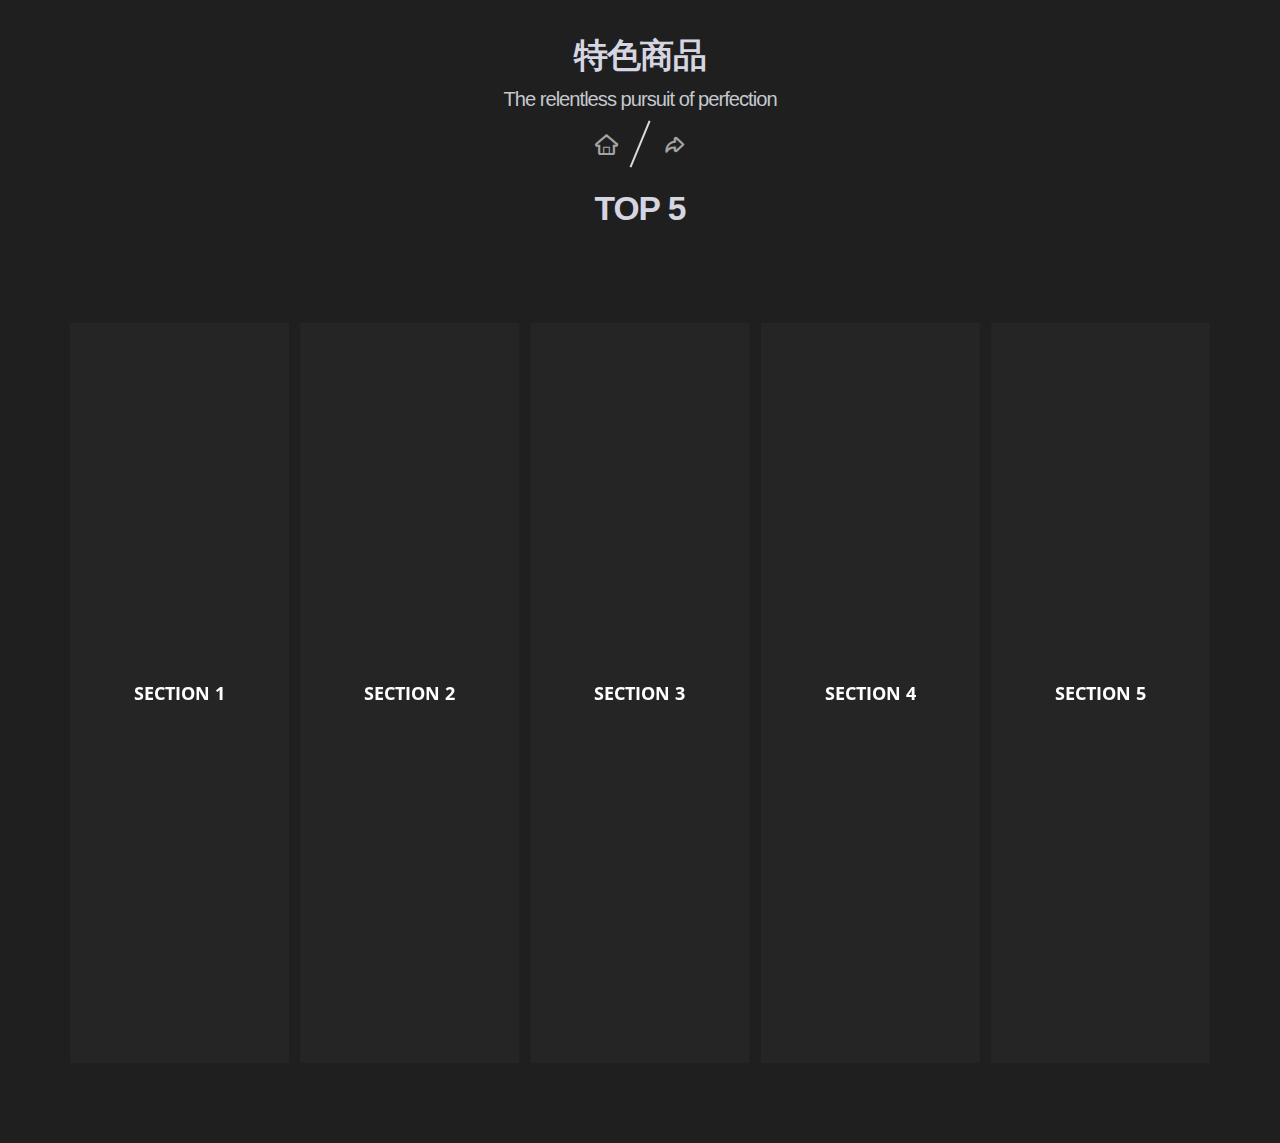
<file: show.html>
<!DOCTYPE html>
<html lang="zh">
<head>
	<meta charset="UTF-8">
	<meta http-equiv="X-UA-Compatible" content="IE=edge,chrome=1"> 
	<meta name="viewport" content="width=device-width, initial-scale=1.0">
	<title>产品展示</title>
	<link rel="stylesheet" type="text/css" href="css/normalize.css" />
	<link rel="stylesheet" type="text/css" href="css/htmleaf-demo.css">
	<link rel='stylesheet prefetch' href='http://fonts.googleapis.com/css?family=Open+Sans'>
	<link rel="stylesheet" type="text/css" href="css/style.css">
	<!--[if IE]>
		<script src="http://libs.useso.com/js/html5shiv/3.7/html5shiv.min.js"></script>
	<![endif]-->
</head>
<body translate="no" >
	<header class="htmleaf-header">
			<h1>特色商品<span>The relentless pursuit of perfection</span></h1>
			<div class="htmleaf-links">
				<a class="htmleaf-icon icon-htmleaf-home-outline" href="index.html" title="店铺首页" target="_self"><span> 店铺首页</span></a>
				<a class="htmleaf-icon icon-htmleaf-arrow-forward-outline" href="sell.php" title="进入订购通道" target="_blank"><span> 进入订购通道</span></a>
      </div>
      <div><h1>TOP 5</h1></div>
		</header>
    <div class="cont s--inactive">
  <!-- cont inner start -->
  <div class="cont__inner">
    <!-- el start -->
    <div class="el">
      <div class="el__overflow">
        <div class="el__inner">
          <div class="el__bg"></div>
          <div class="el__preview-cont">
            <h2 class="el__heading">Section 1</h2>
          </div>
          <div class="el__content">
            <div class="el__text">Whatever</div>
            <div class="el__close-btn"></div>
          </div>
        </div>
      </div>
      <div class="el__index">
        <div class="el__index-back">1</div>
        <div class="el__index-front">
          <div class="el__index-overlay" data-index="1">1</div>
        </div>
      </div>
    </div>
    <!-- el end -->
    <!-- el start -->
    <div class="el">
      <div class="el__overflow">
        <div class="el__inner">
          <div class="el__bg"></div>
          <div class="el__preview-cont">
            <h2 class="el__heading">Section 2</h2>
          </div>
          <div class="el__content">
            <div class="el__text">Whatever</div>
            <div class="el__close-btn"></div>
          </div>
        </div>
      </div>
      <div class="el__index">
        <div class="el__index-back">2</div>
        <div class="el__index-front">
          <div class="el__index-overlay" data-index="2">2</div>
        </div>
      </div>
    </div>
    <!-- el end -->
    <!-- el start -->
    <div class="el">
      <div class="el__overflow">
        <div class="el__inner">
          <div class="el__bg"></div>
          <div class="el__preview-cont">
            <h2 class="el__heading">Section 3</h2>
          </div>
          <div class="el__content">
            <div class="el__text">Whatever</div>
            <div class="el__close-btn"></div>
          </div>
        </div>
      </div>
      <div class="el__index">
        <div class="el__index-back">3</div>
        <div class="el__index-front">
          <div class="el__index-overlay" data-index="3">3</div>
        </div>
      </div>
    </div>
    <!-- el end -->
    <!-- el start -->
    <div class="el">
      <div class="el__overflow">
        <div class="el__inner">
          <div class="el__bg"></div>
          <div class="el__preview-cont">
            <h2 class="el__heading">Section 4</h2>
          </div>
          <div class="el__content">
            <div class="el__text">Whatever</div>
            <div class="el__close-btn"></div>
          </div>
        </div>
      </div>
      <div class="el__index">
        <div class="el__index-back">4</div>
        <div class="el__index-front">
          <div class="el__index-overlay" data-index="4">4</div>
        </div>
      </div>
    </div>
    <!-- el end -->
    <!-- el start -->
    <div class="el">
      <div class="el__overflow">
        <div class="el__inner">
          <div class="el__bg"></div>
          <div class="el__preview-cont">
            <h2 class="el__heading">Section 5</h2>
          </div>
          <div class="el__content">
            <div class="el__text">Whatever</div>
            <div class="el__close-btn"></div>
          </div>
        </div>
      </div>
      <div class="el__index">
        <div class="el__index-back">5</div>
        <div class="el__index-front">
          <div class="el__index-overlay" data-index="5">5</div>
        </div>
      </div>
    </div>
    <!-- el end -->
  </div>
  <!-- cont inner end -->
</div>

	
	<script src="js/stopExecutionOnTimeout.js"></script>
	<script type="text/javascript">
		 var $cont = document.querySelector('.cont');
		var $elsArr = [].slice.call(document.querySelectorAll('.el'));
		var $closeBtnsArr = [].slice.call(document.querySelectorAll('.el__close-btn'));
		setTimeout(function () {
		    $cont.classList.remove('s--inactive');
		}, 200);
		$elsArr.forEach(function ($el) {
		    $el.addEventListener('click', function () {
		        if (this.classList.contains('s--active'))
		            return;
		        $cont.classList.add('s--el-active');
		        this.classList.add('s--active');
		    });
		    $el.addEventListener('keypress', function (e) {
		        if (this.classList.contains('s--active'))
		            return;
		        if (e.which !== 13)
		            return;
		        $cont.classList.add('s--el-active');
		        this.classList.add('s--active');
		    });
		});
		$closeBtnsArr.forEach(function ($btn) {
		    $btn.addEventListener('click', function (e) {
		        e.stopPropagation();
		        $cont.classList.remove('s--el-active');
		        document.querySelector('.el.s--active').classList.remove('s--active');
		    });
		    $btn.addEventListener('keypress', function (e) {
		        if (e.which !== 13)
		            return;
		        e.stopPropagation();
		        $cont.classList.remove('s--el-active');
		        document.querySelector('.el.s--active').classList.remove('s--active');
		    });
		});
	</script>
</body>
</html>
</file>
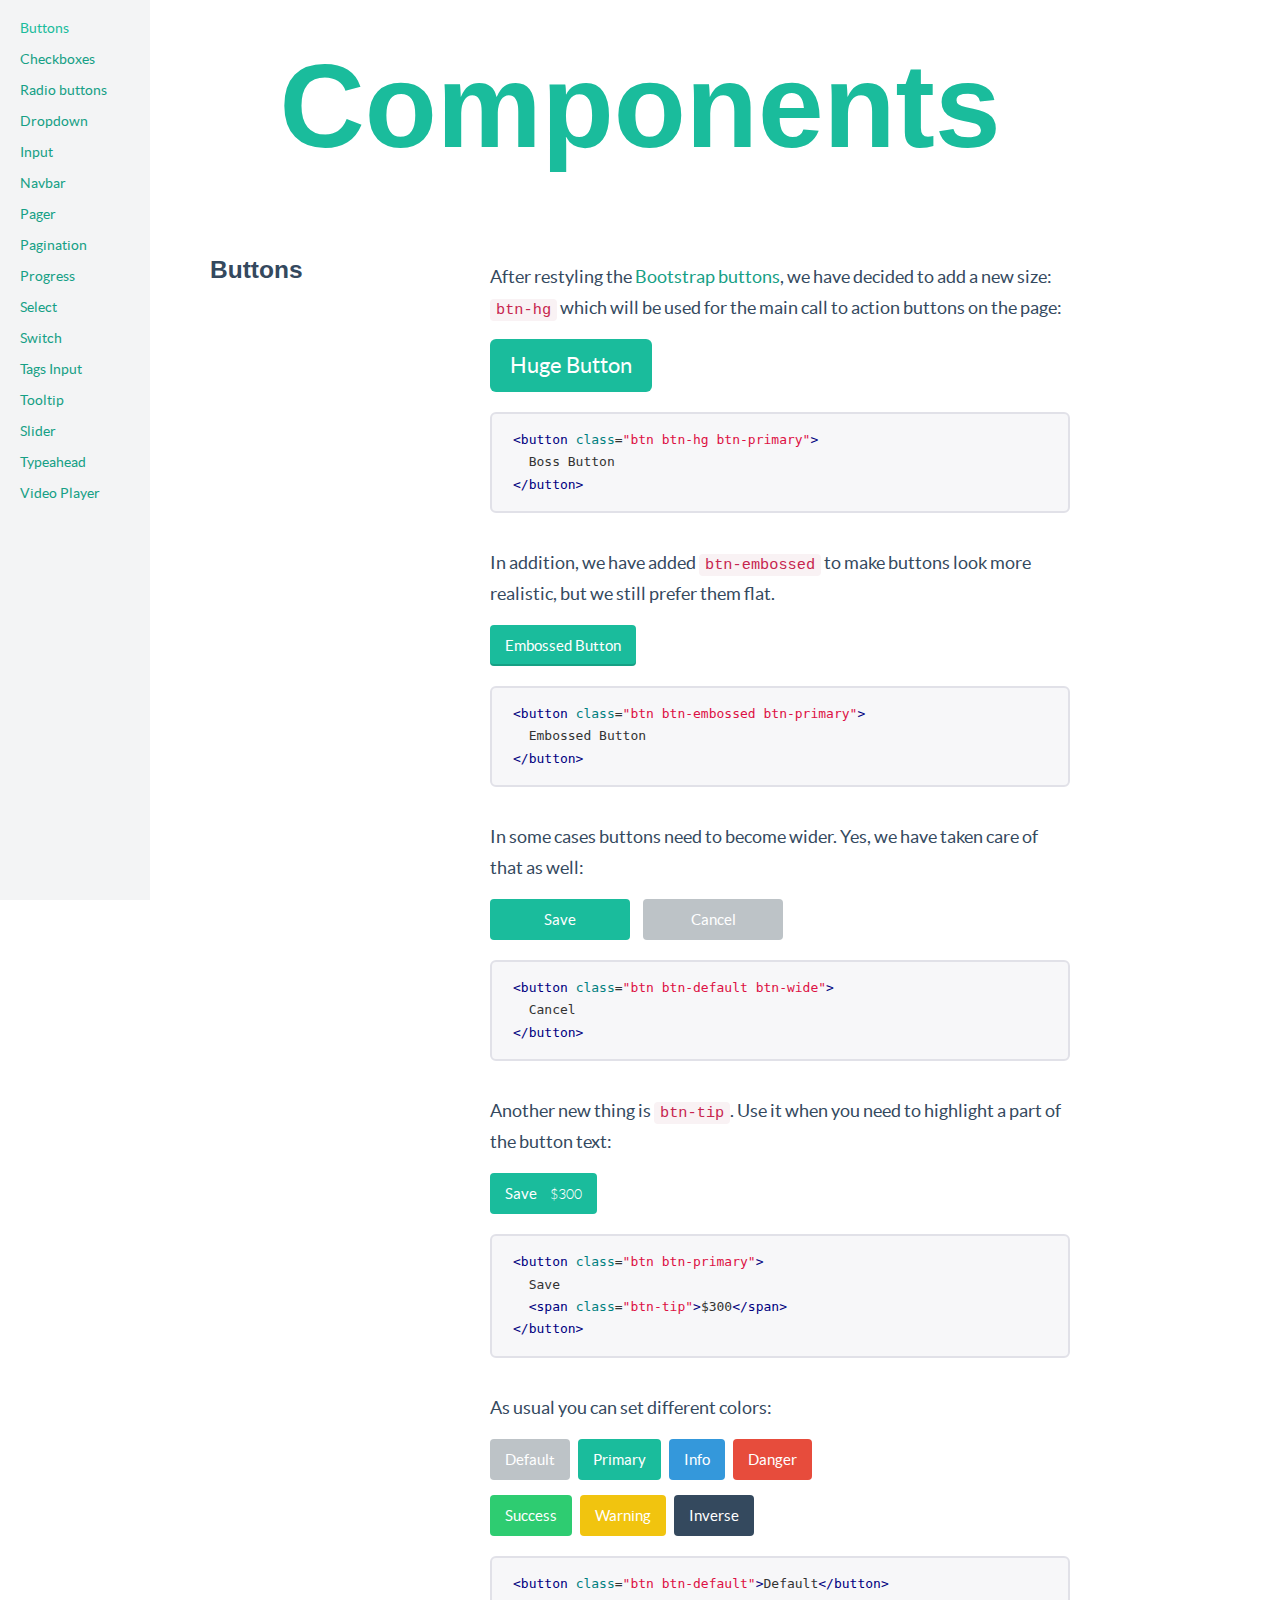
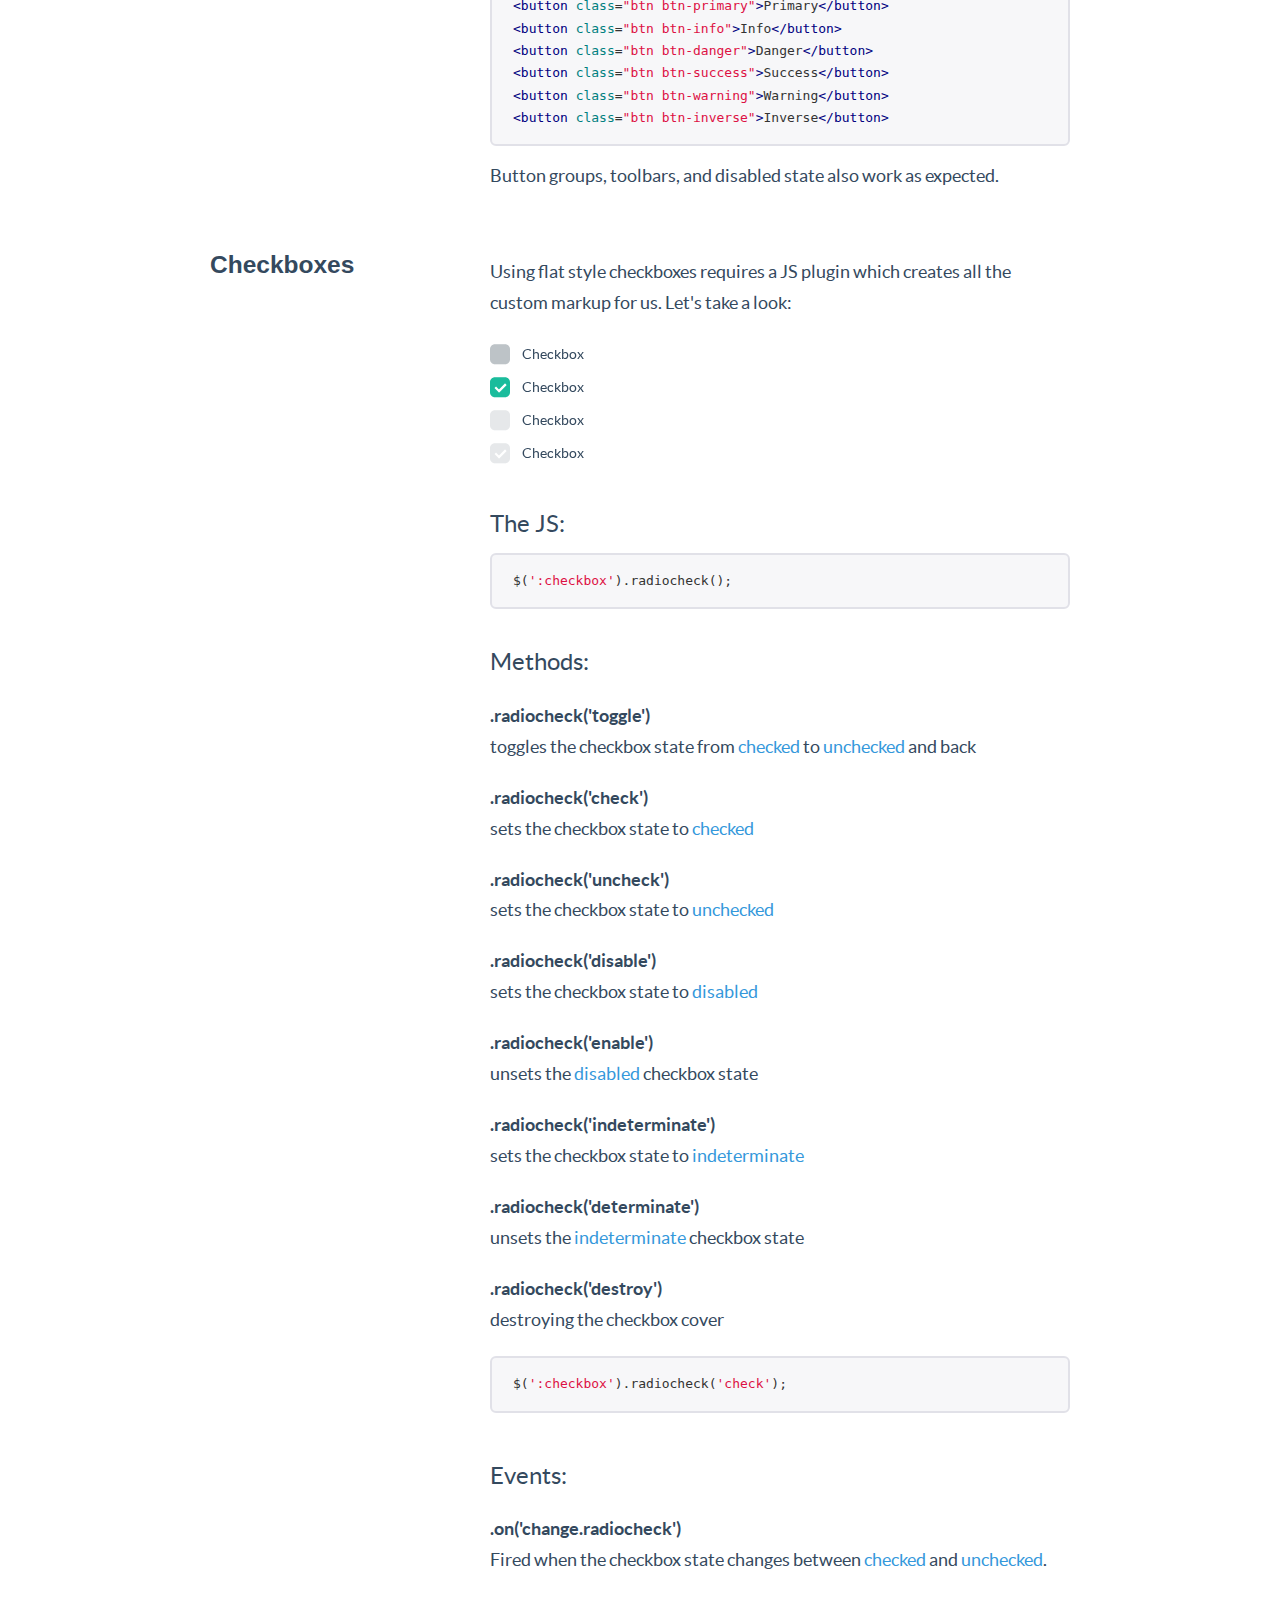
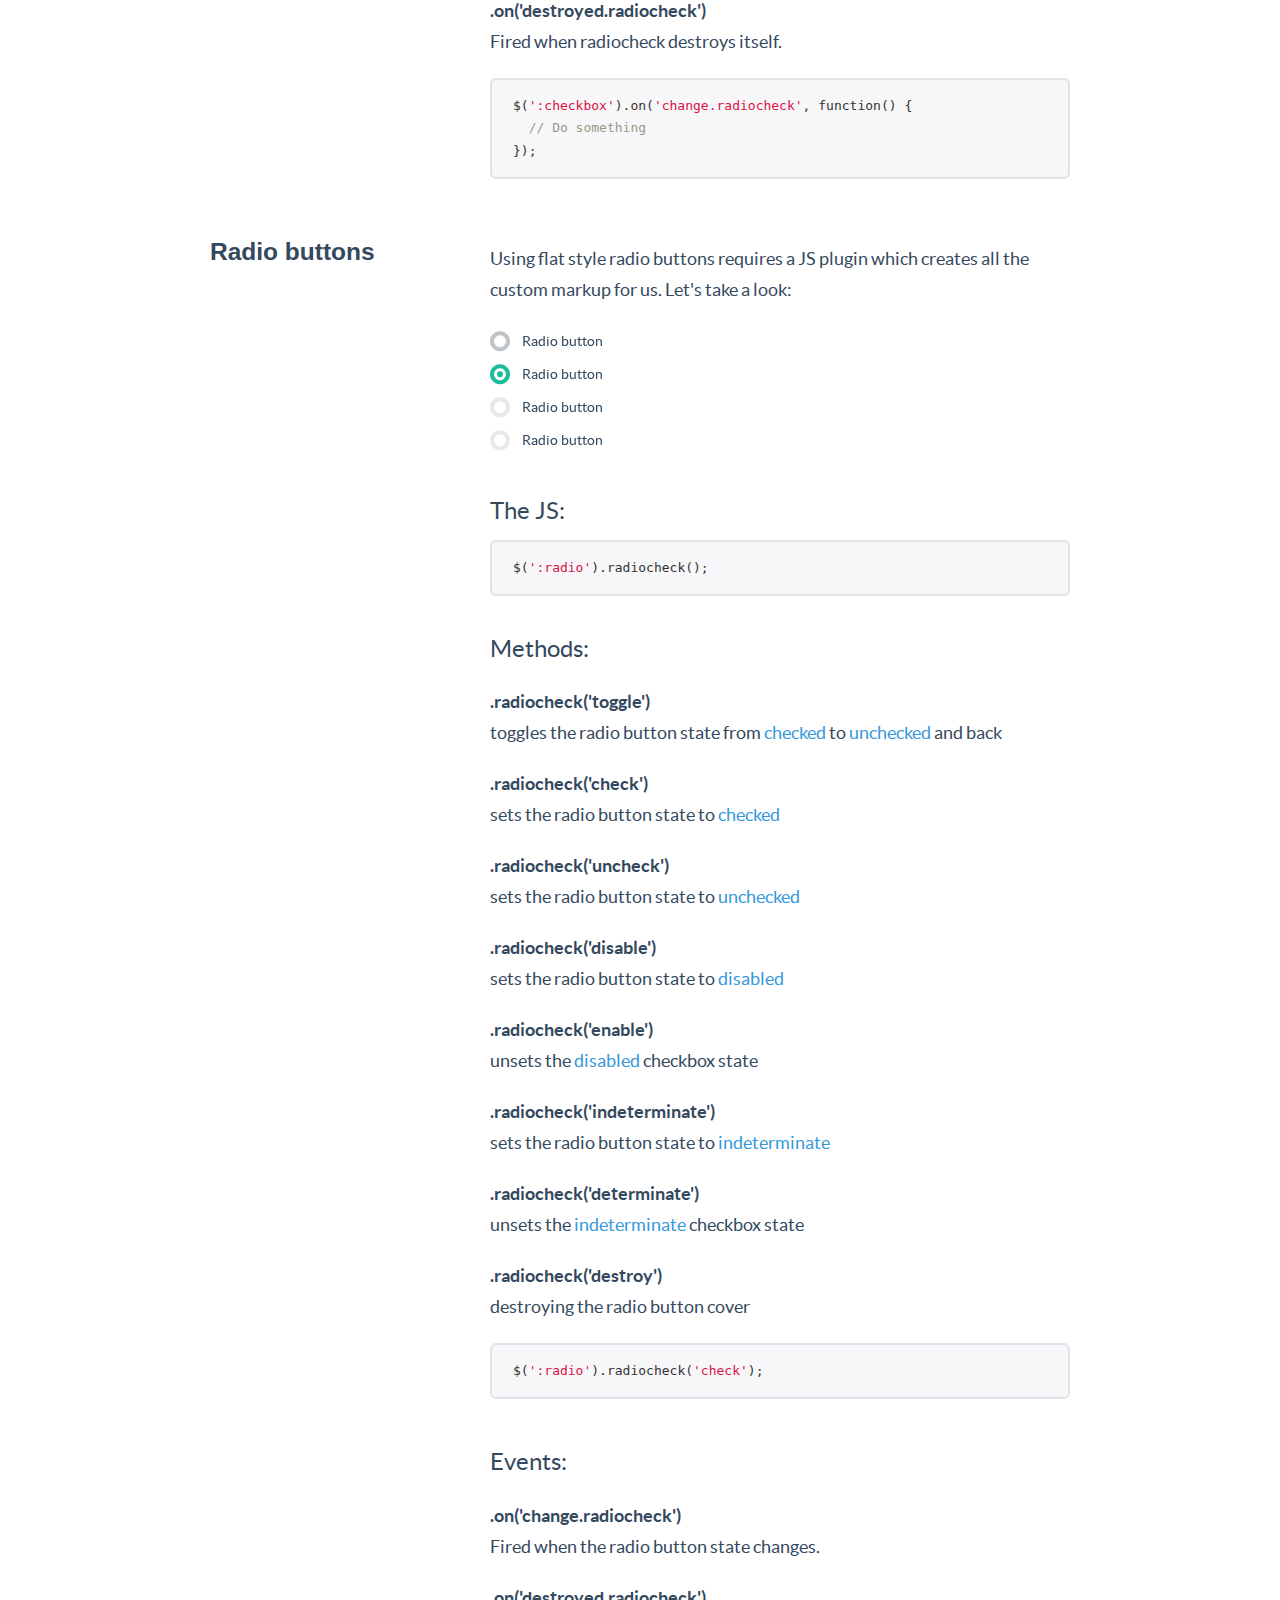
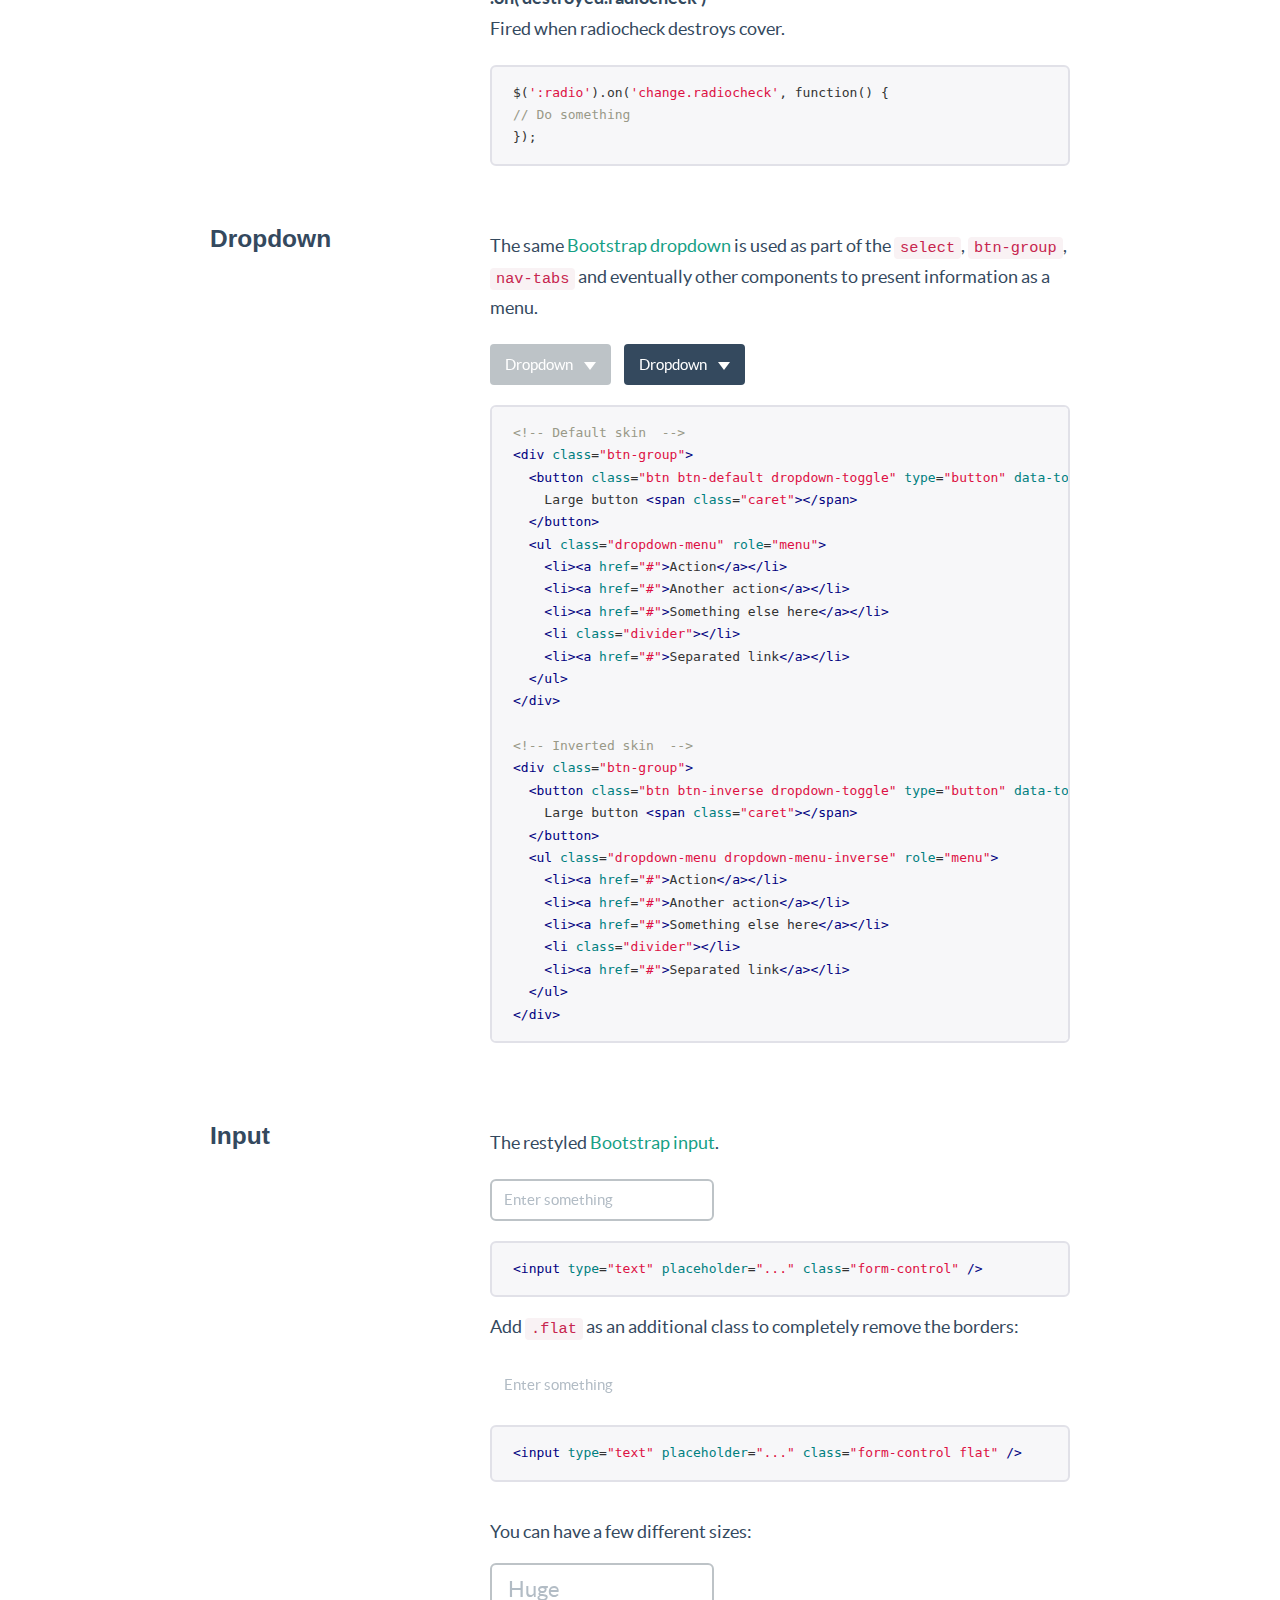
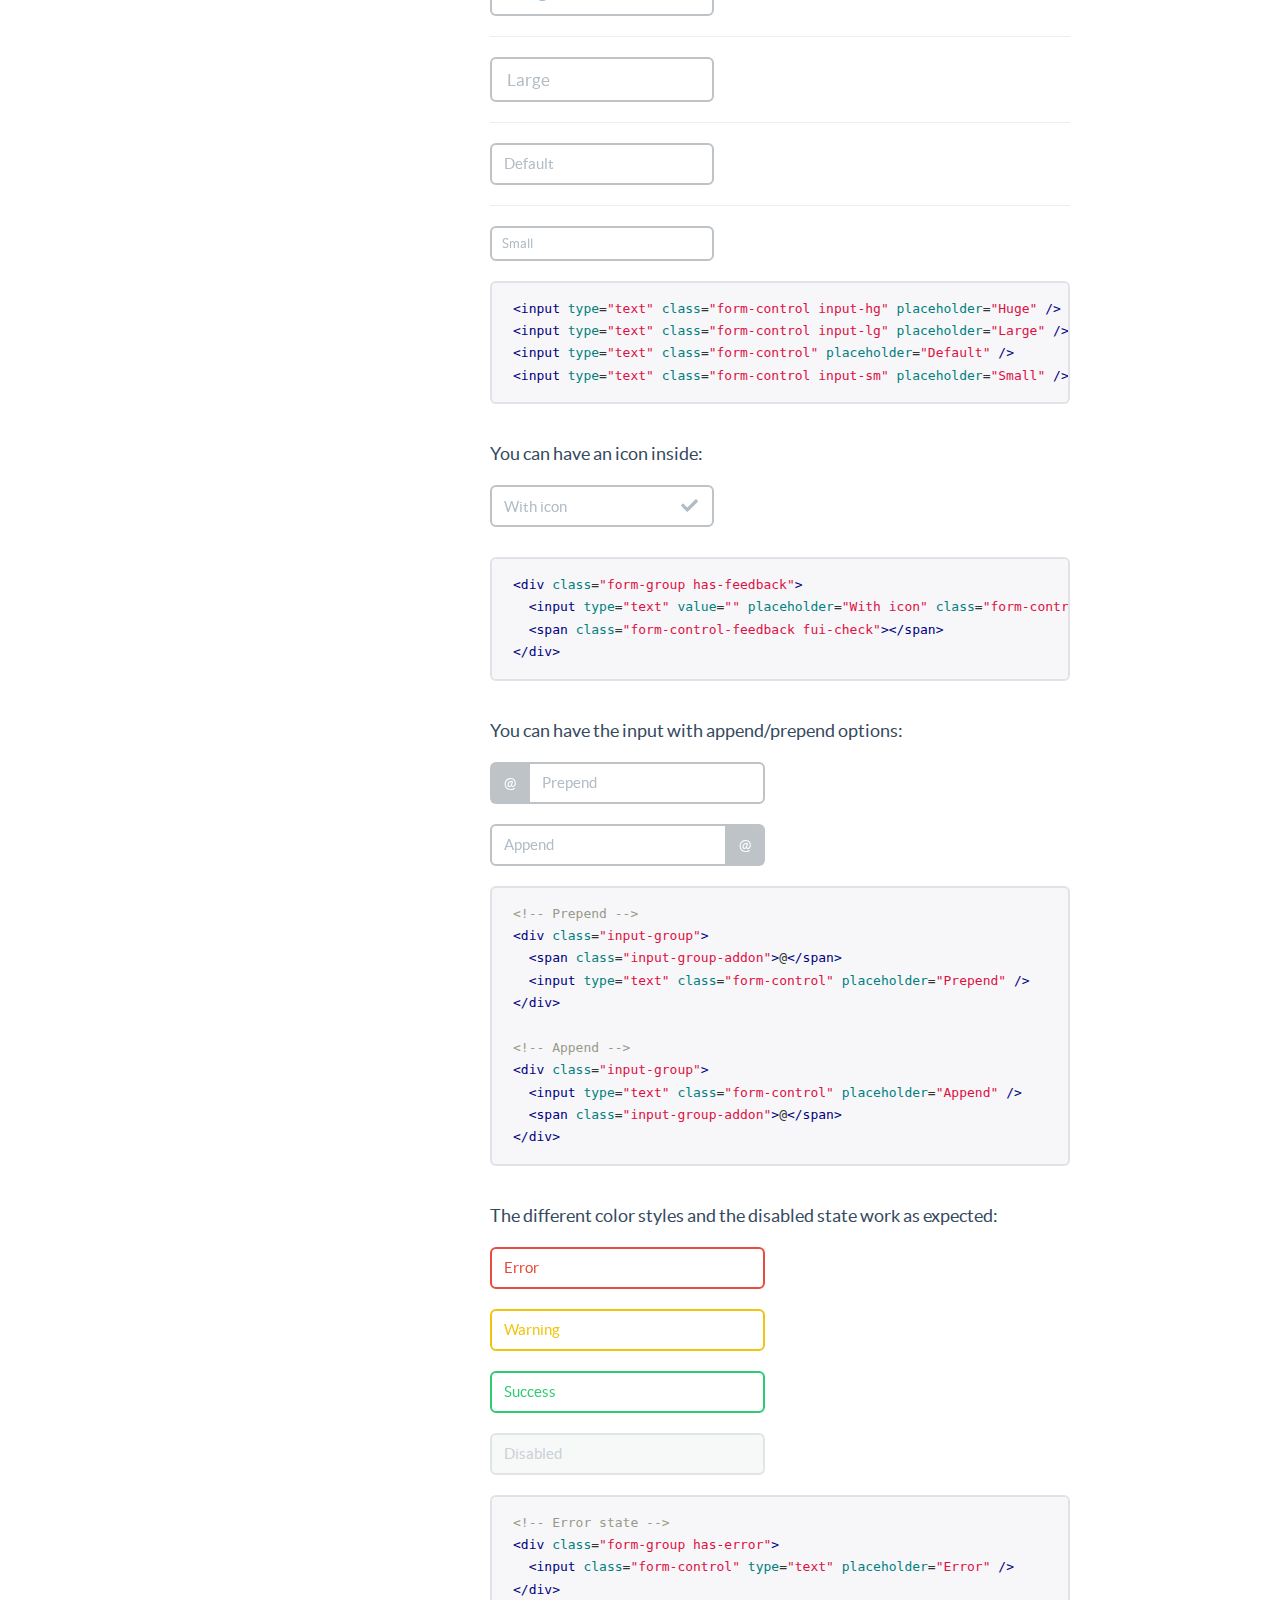
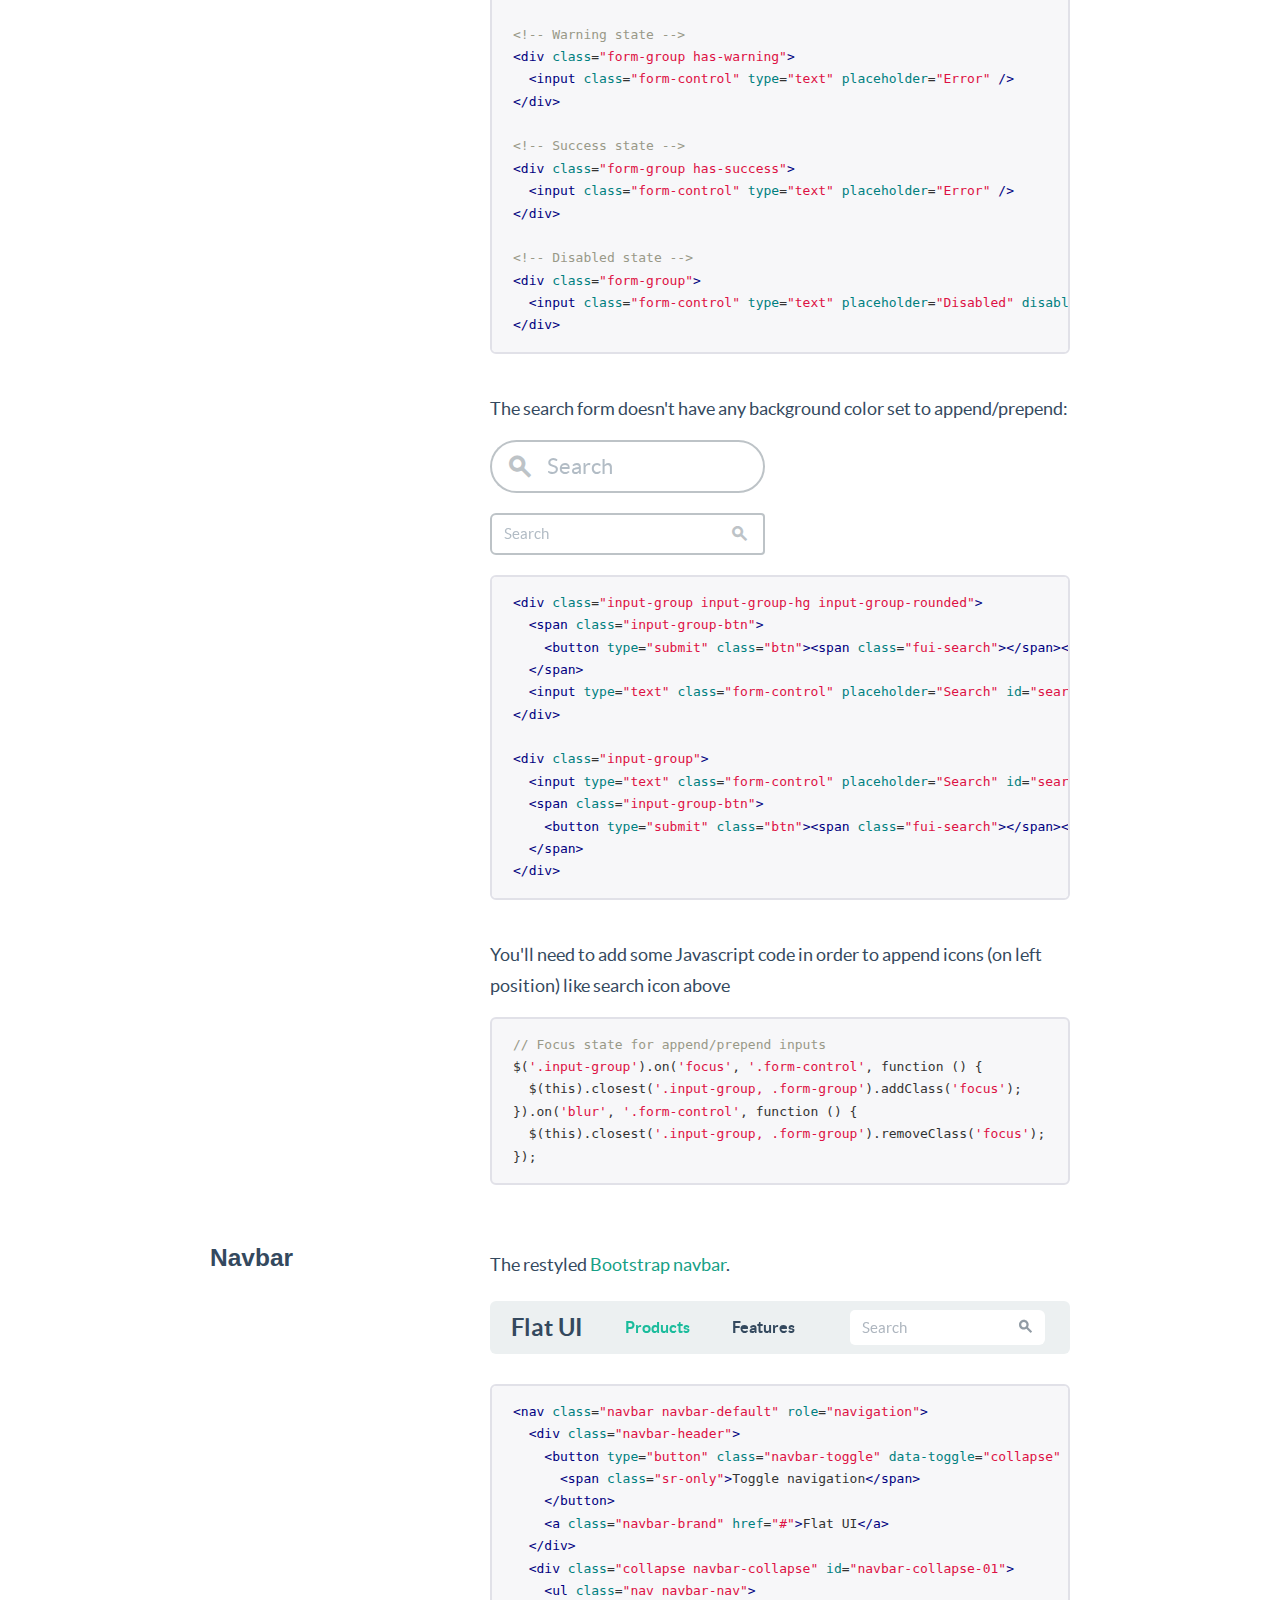
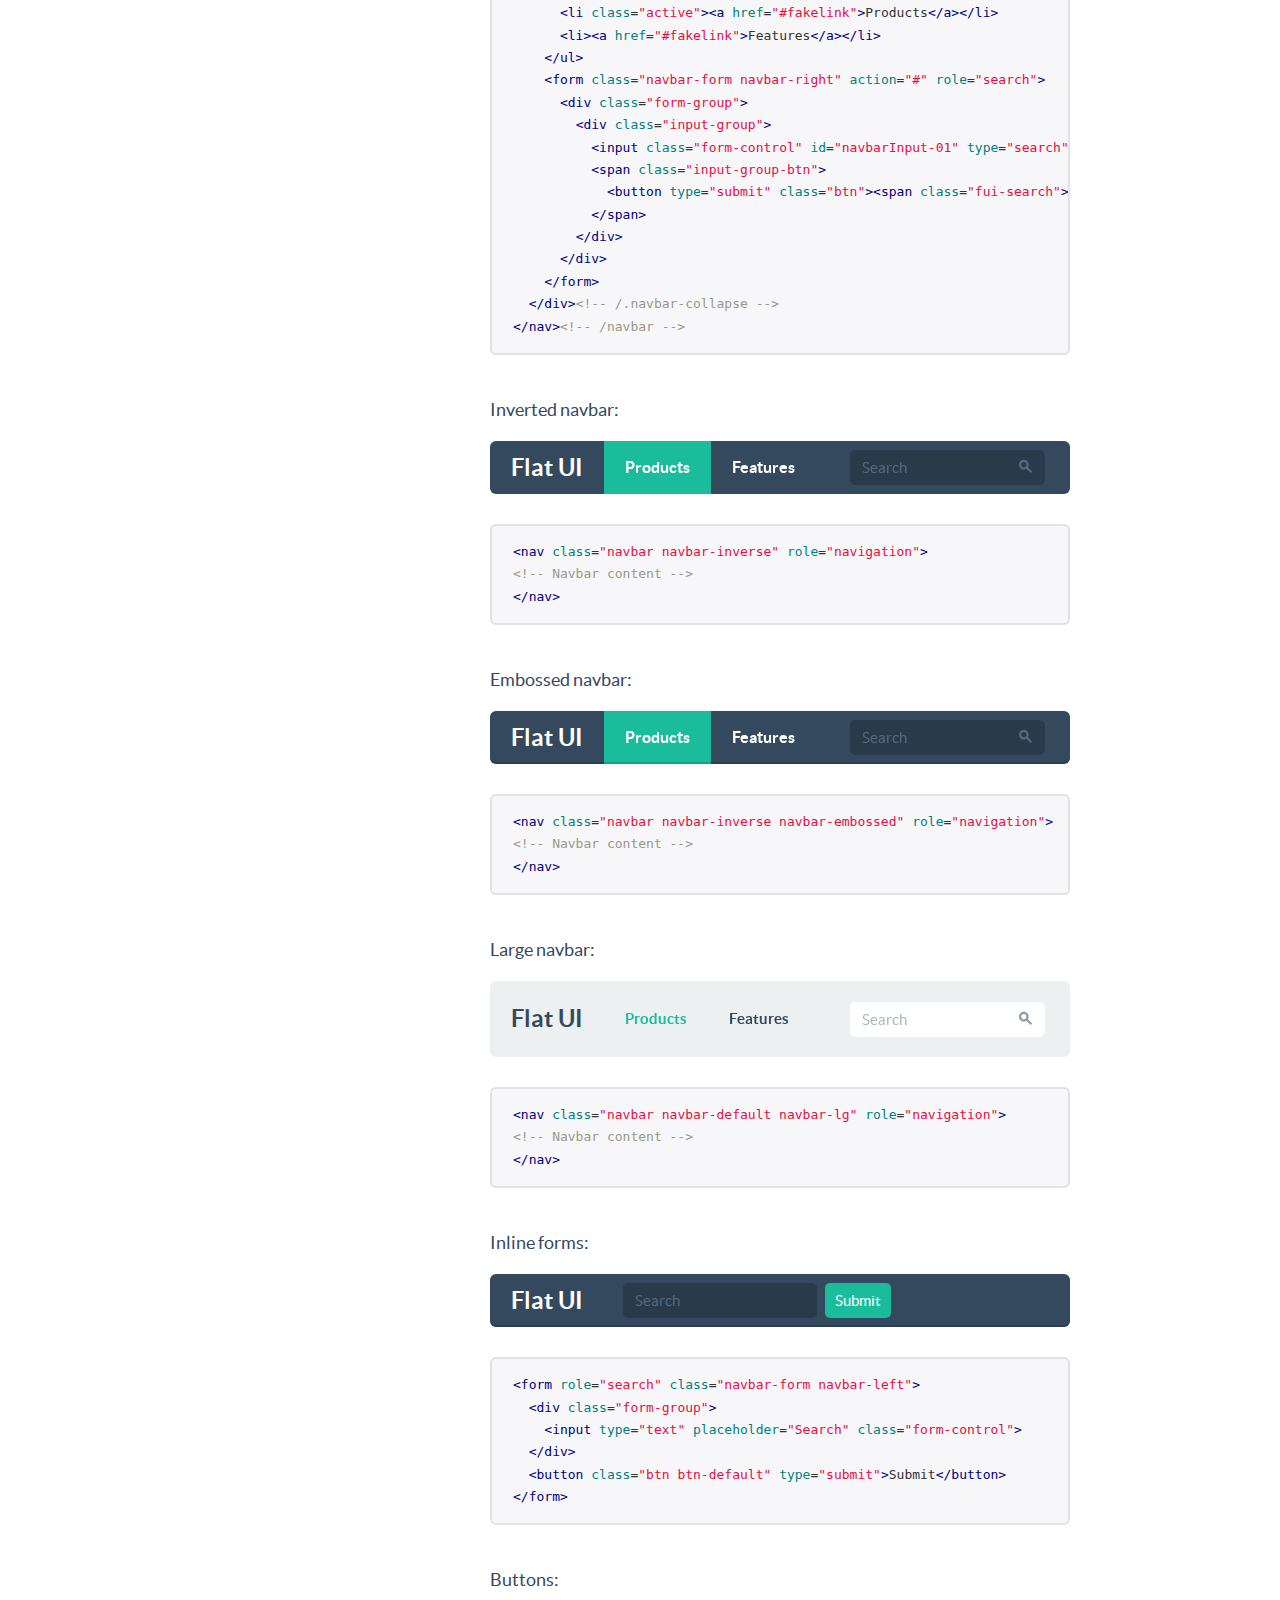
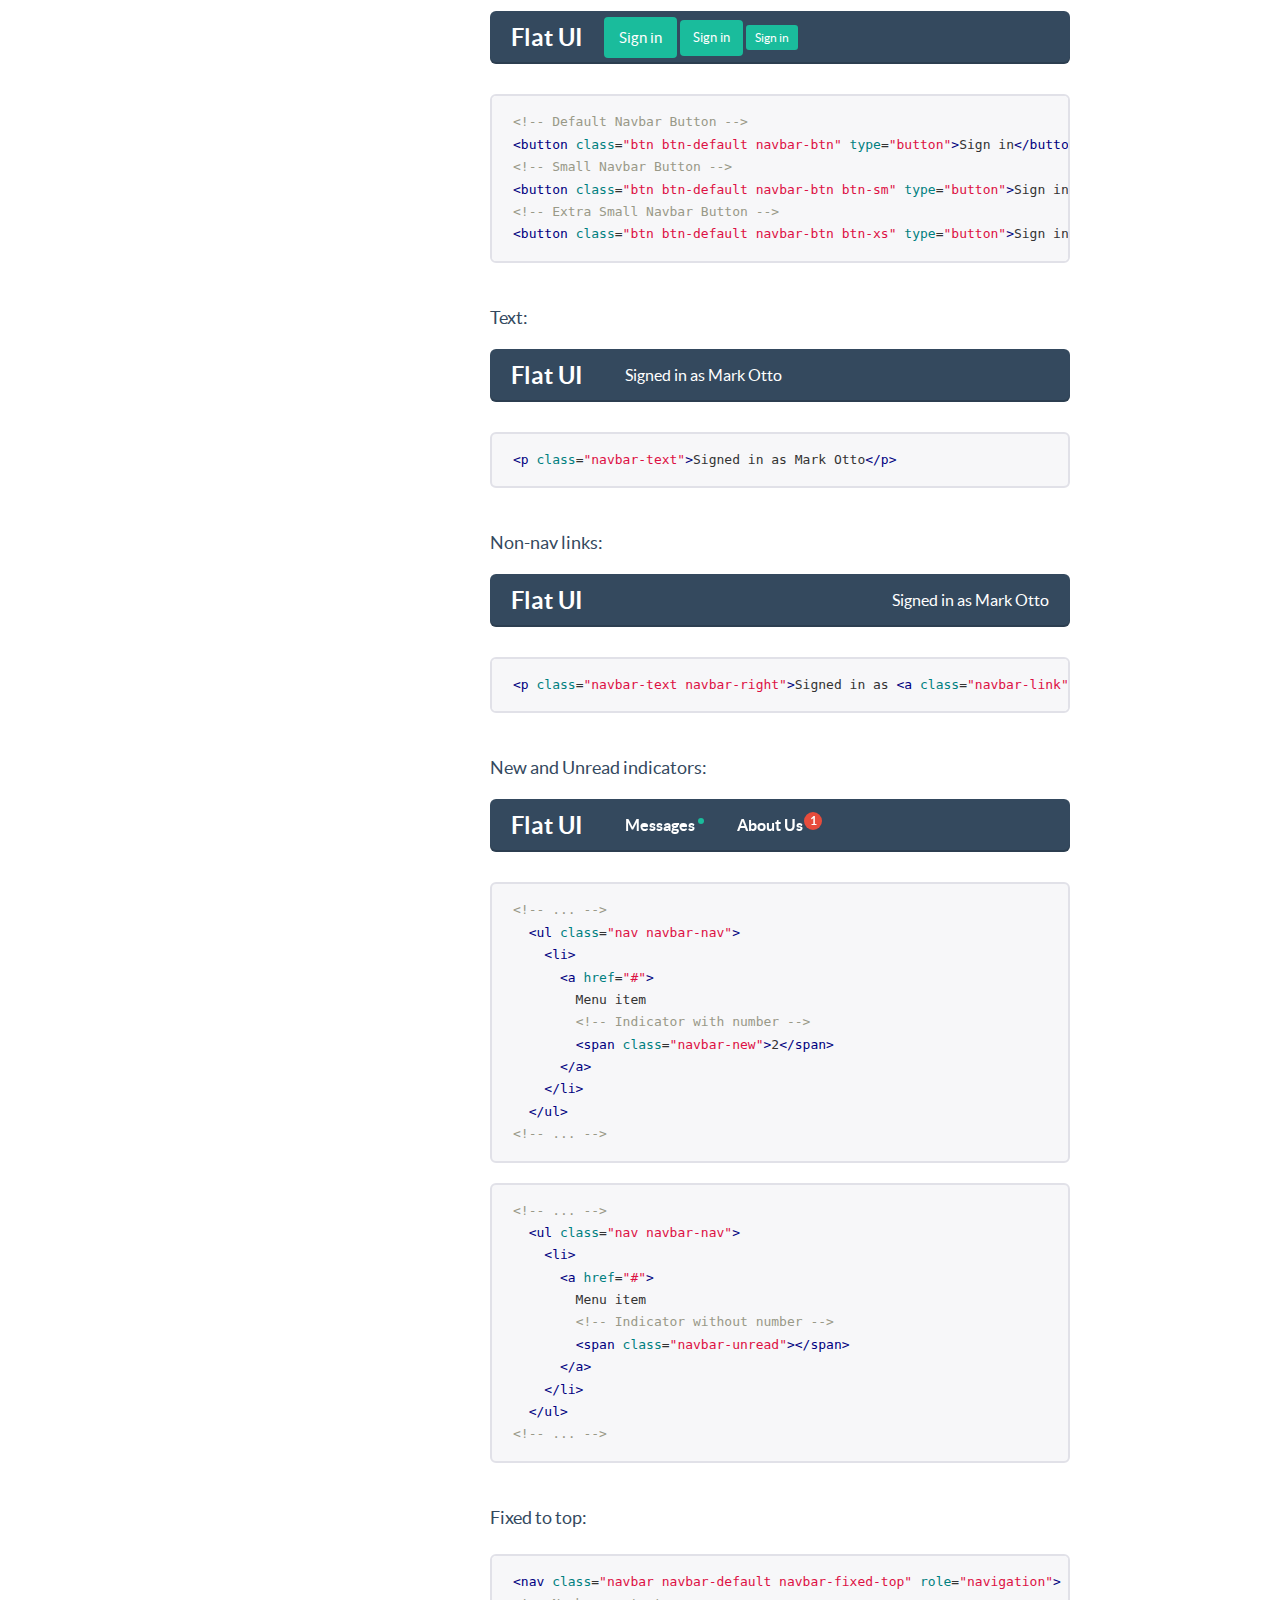
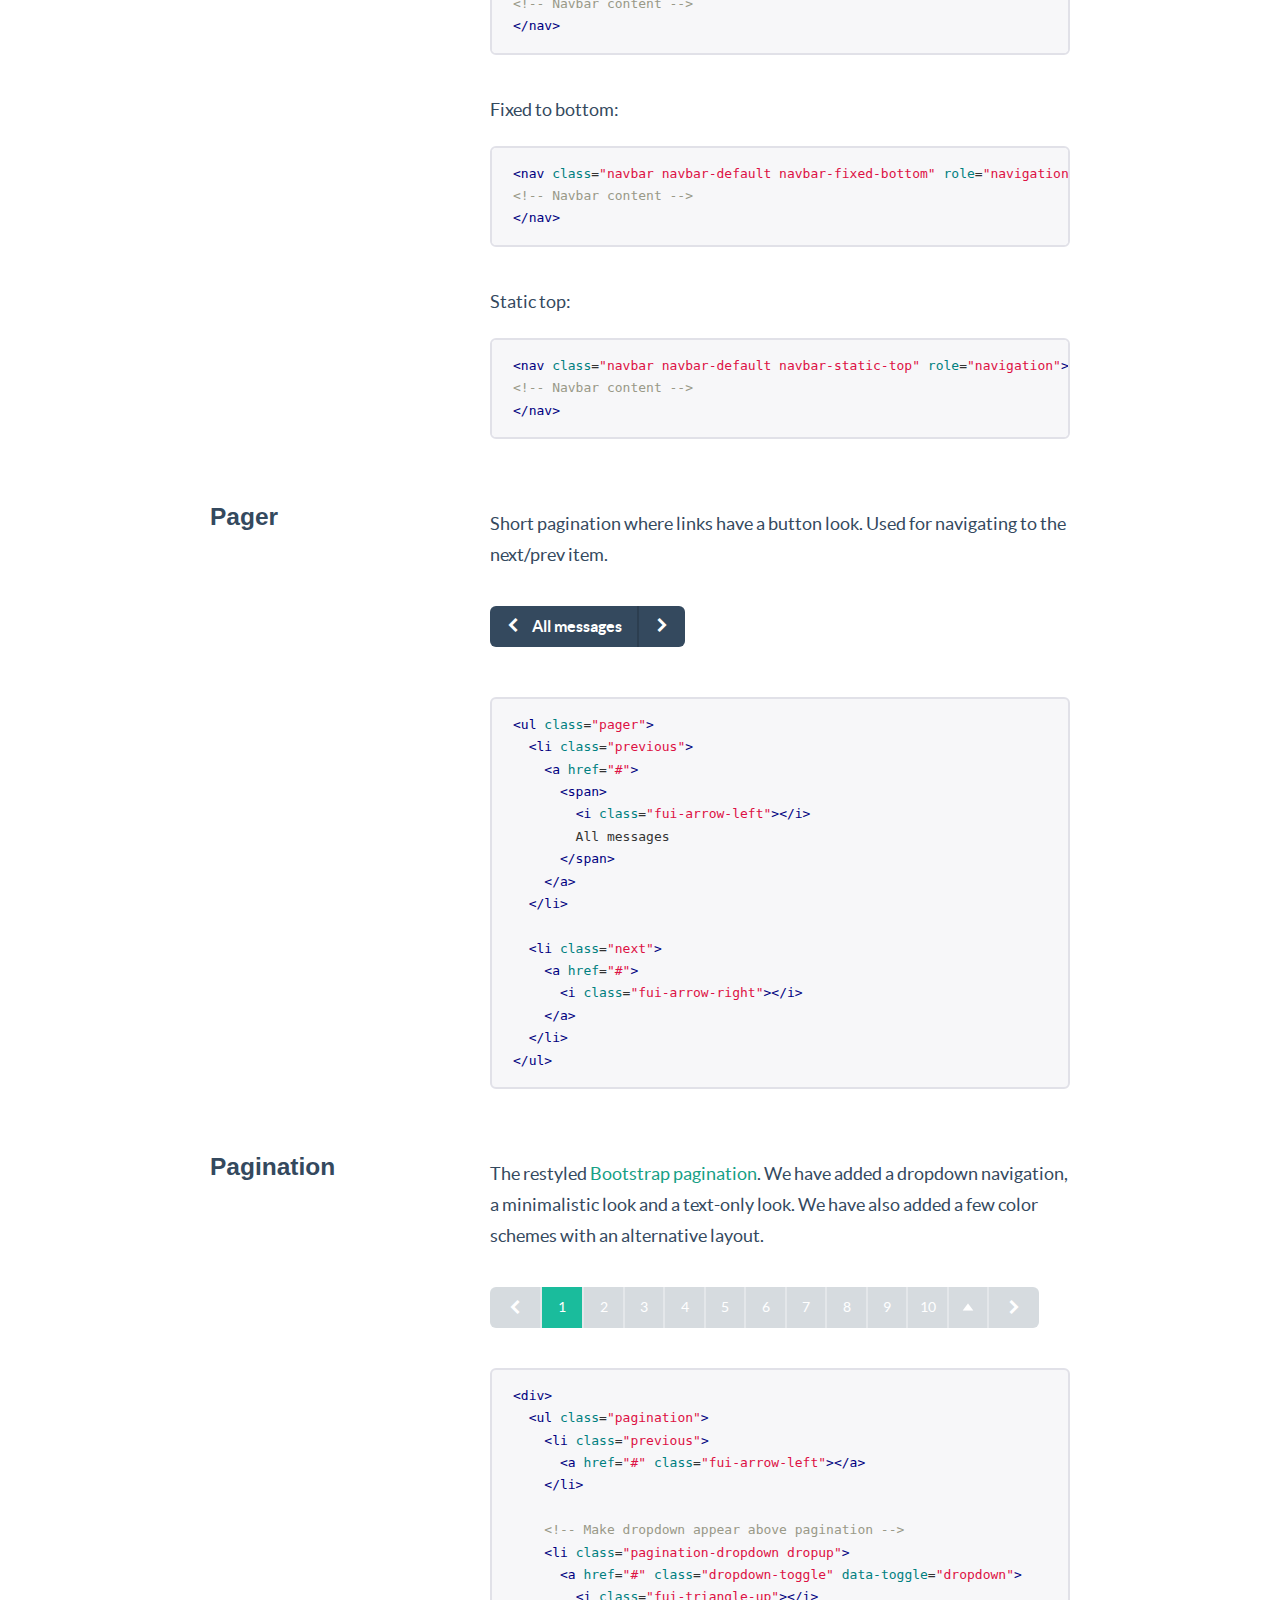
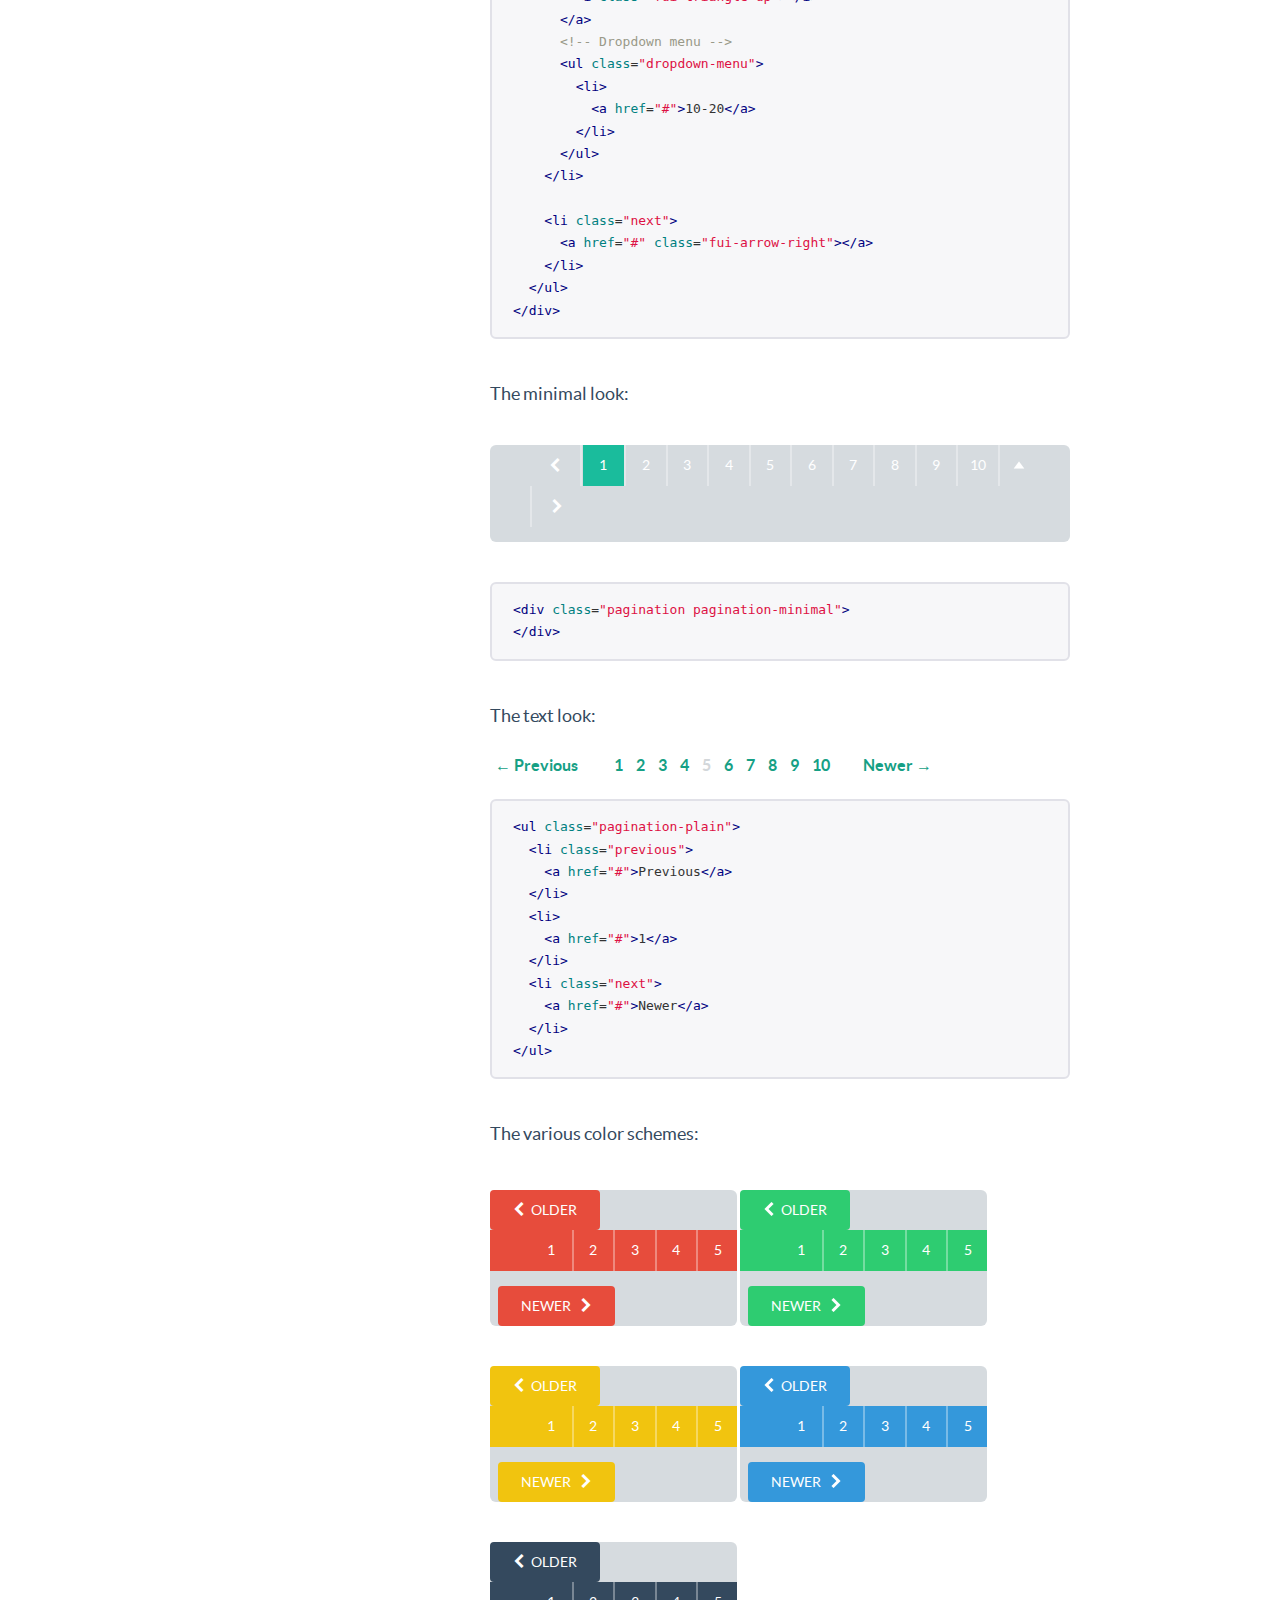
<file: Flat-UI/docs/components.html>
<!DOCTYPE html>
<html lang="en">
  <head>
    <meta charset="utf-8">
    <title>Components &middot; Flat UI Free</title>
    <meta name="viewport" content="width=device-width, initial-scale=1.0">

    <!-- Loading Bootstrap -->
    <link href="../dist/css/vendor/bootstrap/css/bootstrap.min.css" rel="stylesheet">

    <!-- Loading Flat UI -->
    <link href="../dist/css/flat-ui.min.css" rel="stylesheet">
    <link href="assets/css/docs.css" rel="stylesheet">

    <link rel="shortcut icon" href="../img/favicon.ico">

    <!-- HTML5 shim, for IE6-8 support of HTML5 elements. All other JS at the end of file. -->
    <!--[if lt IE 9]>
      <script src="../dist/js/vendor/html5shiv.js"></script>
      <script src="../dist/js/vendor/respond.min.js"></script>
    <![endif]-->
  </head>
  <body>
    <ul class="demo-sidebar hide-on-tablets">
      <li><a href="#fui-button">Buttons</a></li>
      <li><a href="#fui-checkbox">Checkboxes</a></li>
      <li><a href="#fui-radio">Radio buttons</a></li>
      <li><a href="#fui-dropdown">Dropdown</a></li>
      <li><a href="#fui-input">Input</a></li>
      <li><a href="#fui-navbar">Navbar</a></li>
      <li><a href="#fui-pager">Pager</a></li>
      <li><a href="#fui-pagination">Pagination</a></li>
      <li><a href="#fui-progress">Progress</a></li>
      <li><a href="#fui-select">Select</a></li>
      <li><a href="#fui-switch">Switch</a></li>
      <li><a href="#fui-tagsinput">Tags Input</a></li>
      <li><a href="#fui-tooltip">Tooltip</a></li>
      <li><a href="#fui-slider">Slider</a></li>
      <li><a href="#fui-typeahead">Typeahead</a></li>
      <li><a href="#fui-videoplayer">Video Player</a></li>
    </ul> <!-- /nav -->

		<h1 class="demo-headline">Components</h1>
    <div class="container">
    	<div id="fui-button"></div>

      <div class="demo-row">
        <div class="demo-title">
          <h3>Buttons</h3>
        </div>

        <div class="demo-content">
          <p>
            After restyling the <a href="http://getbootstrap.com/css/#buttons">Bootstrap buttons</a>, we have decided to add a new size: <code>btn-hg</code> which will be used for the main call to action buttons on the page:
          </p>
          <p class="mbl">
            <button class="btn btn-hg btn-primary">Huge Button</button>
          </p>
<pre class="prettyprint">
&lt;button class="btn btn-hg btn-primary"&gt;
  Boss Button
&lt;/button&gt;
</pre>

          <p class="ptl">
            In addition, we have added <code>btn-embossed</code> to make buttons look more realistic, but we still prefer them flat.
          </p>
          <p class="mbl">
            <button class="btn btn-embossed btn-primary">Embossed Button</button>
          </p>
<pre class="prettyprint">
&lt;button class="btn btn-embossed btn-primary"&gt;
  Embossed Button
&lt;/button&gt;
</pre>

          <p class="ptl">
            In some cases buttons need to become wider. Yes, we have taken care of that as well:
          </p>
          <p class="mbl">
            <button class="btn btn-wide btn-primary mrm">Save</button>
            <button class="btn btn-wide btn-default">Cancel</button>
          </p>
<pre class="prettyprint">
&lt;button class="btn btn-default btn-wide"&gt;
  Cancel
&lt;/button&gt;
</pre>

          <p class="ptl">
            Another new thing is <code>btn-tip</code>. Use it when you need to highlight a part of the button text:
          </p>
          <p class="mbl">
            <button class="btn btn-primary">
              Save
              <span class="btn-tip">$300</span>
            </button>
          </p>
<pre class="prettyprint">
&lt;button class="btn btn-primary"&gt;
  Save
  &lt;span class="btn-tip"&gt;$300&lt;/span&gt;
&lt;/button&gt;
</pre>

          <p class="ptl">
            As usual you can set different colors:
          </p>
          <p>
	          <button class="btn btn-default mrs">Default</button>
            <button class="btn btn-primary mrs">Primary</button>
            <button class="btn btn-info mrs">Info</button>
            <button class="btn btn-danger mrs">Danger</button>
          </p>
          <p class="mbl">
            <button class="btn btn-success mrs">Success</button>
            <button class="btn btn-warning mrs">Warning</button>
            <button class="btn btn-inverse mrs">Inverse</button>
          </p>
<pre class="prettyprint">
&lt;button class="btn btn-default"&gt;Default&lt;/button&gt;
&lt;button class="btn btn-primary"&gt;Primary&lt;/button&gt;
&lt;button class="btn btn-info"&gt;Info&lt;/button&gt;
&lt;button class="btn btn-danger"&gt;Danger&lt;/button&gt;
&lt;button class="btn btn-success"&gt;Success&lt;/button&gt;
&lt;button class="btn btn-warning"&gt;Warning&lt;/button&gt;
&lt;button class="btn btn-inverse"&gt;Inverse&lt;/button&gt;
</pre>

          <p>
            Button groups, toolbars, and disabled state also work as expected.
          </p>

          <div id="fui-checkbox"></div>
        </div>
      </div><!-- /.demo-row -->


      <div class="demo-row">
        <div class="demo-title">
          <h3>Checkboxes</h3>
        </div>

        <div class="demo-content">
          <p>
            Using flat style checkboxes requires a JS plugin which creates all the custom markup for us. Let's take a look:
          </p>
          <form action="#">
            <div class="row">
              <div class="col-md-6">
                <label class="checkbox" for="checkbox1">
                  <input type="checkbox" value="" id="checkbox1" data-toggle="checkbox">
                  Checkbox
                </label>
                <label class="checkbox" for="checkbox2">
                  <input type="checkbox" value="" id="checkbox2" checked="checked" data-toggle="checkbox">
                  Checkbox
                </label>
                <label class="checkbox" for="checkbox3">
                  <input type="checkbox" value="" id="checkbox3" data-toggle="checkbox" disabled="">
                  Checkbox
                </label>
                <label class="checkbox" for="checkbox4">
                  <input type="checkbox" value="" id="checkbox4" checked="checked" data-toggle="checkbox" disabled="">
                  Checkbox
                </label>
              </div>
            </div>
          </form>

          <h6 class="ptl">The JS:</h6>
<pre class="prettyprint">
$(':checkbox').radiocheck();
</pre>

          <div class="pvm">
            <h6>Methods:</h6>
          </div>
          <p class="mbl">
            <strong>.radiocheck('toggle')</strong>
            <br/>
            toggles the checkbox state from <span class="text-info">checked</span>
            to <span class="text-info">unchecked</span> and back
          </p>
          <p class="mbl">
            <strong>.radiocheck('check')</strong>
            <br/>
            sets the checkbox state to <span class="text-info">checked</span>
          </p>
          <p class="mbl">
            <strong>.radiocheck('uncheck')</strong>
            <br/>
            sets the checkbox state to <span class="text-info">unchecked</span>
          </p>
          <p class="mbl">
            <strong>.radiocheck('disable')</strong>
            <br/>
            sets the checkbox state to <span class="text-info">disabled</span>
          </p>
          <p class="mbl">
            <strong>.radiocheck('enable')</strong>
            <br/>
            unsets the <span class="text-info">disabled</span> checkbox state
          </p>
          <p class="mbl">
            <strong>.radiocheck('indeterminate')</strong>
            <br/>
            sets the checkbox state to <span class="text-info">indeterminate</span>
          </p>
          <p class="mbl">
            <strong>.radiocheck('determinate')</strong>
            <br/>
            unsets the <span class="text-info">indeterminate</span> checkbox state
          </p>
          <p class="mbl">
            <strong>.radiocheck('destroy')</strong>
            <br/>
            destroying the checkbox cover
          </p>
<pre class="prettyprint">
$(':checkbox').radiocheck('check');
</pre>

          <div class="pbm ptl">
            <h6>Events:</h6>
          </div>
          <p class="mbl">
            <strong>.on('change.radiocheck')</strong>
            <br/>
            Fired when the checkbox state changes between
            <span class="text-info">checked</span> and
            <span class="text-info">unchecked</span>.
          </p>
          <p class="mbl">
            <strong>.on('destroyed.radiocheck')</strong>
            <br/>
            Fired when radiocheck destroys itself.
          </p>
<pre class="prettyprint">
$(':checkbox').on('change.radiocheck', function() {
  // Do something
});
</pre>
          <div id="fui-radio"></div>
        </div> <!-- /.demo-content -->
      </div> <!-- /.demo-row -->


      <div class="demo-row">
        <div class="demo-title">
          <h3>Radio buttons</h3>
        </div>

        <div class="demo-content">
          <p>
            Using flat style radio buttons requires a JS plugin which creates all the custom markup for us. Let's take a look:
          </p>
          <form action="#">
            <div class="row">
              <div class="col-md-6">
                <label class="radio" for="radio1">
                  <input type="radio" name="optionsRadios1" value="" id="radio1" data-toggle="radio">
                  Radio button
                </label>
                <label class="radio" for="radio2">
                  <input type="radio" name="optionsRadios1" value="" id="radio2" data-toggle="radio" checked="checked" >
                  Radio button
                </label>
                <label class="radio" for="radio3">
                  <input type="radio" name="optionsRadios1" value="" id="radio3" data-toggle="radio" disabled="">
                  Radio button
                </label>
                <label class="radio" for="radio4">
                  <input type="radio" name="optionsRadios1" value="" id="radio4" data-toggle="radio" disabled="">
                  Radio button
                </label>
              </div>
            </div>
          </form>

          <h6 class="ptl">The JS:</h6>
<pre class="prettyprint">
$(':radio').radiocheck();
</pre>

          <div class="pvm">
            <h6>Methods:</h6>
          </div>
          <p class="mbl">
            <strong>.radiocheck('toggle')</strong>
            <br/>
            toggles the radio button state from <span class="text-info">checked</span>
            to <span class="text-info">unchecked</span> and back
          </p>
          <p class="mbl">
            <strong>.radiocheck('check')</strong>
            <br/>
            sets the radio button state to <span class="text-info">checked</span>
          </p>
          <p class="mbl">
            <strong>.radiocheck('uncheck')</strong>
            <br/>
            sets the radio button state to <span class="text-info">unchecked</span>
          </p>
          <p class="mbl">
            <strong>.radiocheck('disable')</strong>
            <br/>
            sets the radio button state to <span class="text-info">disabled</span>
          </p>
          <p class="mbl">
            <strong>.radiocheck('enable')</strong>
            <br/>
            unsets the <span class="text-info">disabled</span> checkbox state
          </p>
          <p class="mbl">
            <strong>.radiocheck('indeterminate')</strong>
            <br/>
            sets the radio button state to <span class="text-info">indeterminate</span>
          </p>
          <p class="mbl">
            <strong>.radiocheck('determinate')</strong>
            <br/>
            unsets the <span class="text-info">indeterminate</span> checkbox state
          </p>
          <p class="mbl">
            <strong>.radiocheck('destroy')</strong>
            <br/>
            destroying the radio button cover
          </p>
<pre class="prettyprint">
$(':radio').radiocheck('check');
</pre>

          <div class="pbm ptl">
            <h6>Events:</h6>
          </div>
          <p class="mbl">
            <strong>.on('change.radiocheck')</strong>
            <br/>
            Fired when the radio button state changes.
          </p>
          <p class="mbl">
            <strong>.on('destroyed.radiocheck')</strong>
            <br/>
            Fired when radiocheck destroys cover.
          </p>
<pre class="prettyprint">
$(':radio').on('change.radiocheck', function() {
// Do something
});
</pre>

          <div id="fui-dropdown"></div>
        </div> <!-- /.demo-content -->
      </div> <!-- /.demo-row -->
    </div><!-- /.container -->



    <div class="container">
      <div class="demo-row">
        <div class="demo-title">
          <h3>Dropdown</h3>
        </div>

        <div class="demo-content">
          <p class="mbl">
            The same <a href="http://getbootstrap.com/components/#dropdowns">Bootstrap dropdown</a> is used as part of the <code>select</code>, <code>btn-group</code>, <code>nav-tabs</code> and eventually other components to present information as a menu.
          </p>

          <div class="btn-group mrm">
            <button class="btn btn-default dropdown-toggle" type="button" data-toggle="dropdown">
              Dropdown <span class="caret"></span>
            </button>
            <ul class="dropdown-menu" role="menu">
              <li><a href="#">Action</a></li>
              <li><a href="#">Another action</a></li>
              <li><a href="#">Something else here</a></li>
              <li class="divider"></li>
              <li><a href="#">Separated link</a></li>
            </ul>
          </div>

          <div class="btn-group">
            <button class="btn btn-inverse dropdown-toggle" type="button" data-toggle="dropdown">
              Dropdown <span class="caret"></span>
            </button>
            <ul class="dropdown-menu dropdown-menu-inverse" role="menu">
              <li><a href="#">Action</a></li>
              <li><a href="#">Another action</a></li>
              <li><a href="#">Something else here</a></li>
              <li class="divider"></li>
              <li><a href="#">Separated link</a></li>
            </ul>
          </div>

          <div class="pvl">
<pre class="prettyprint">
&lt;!-- Default skin  --&gt;
&lt;div class="btn-group"&gt;
  &lt;button class="btn btn-default dropdown-toggle" type="button" data-toggle="dropdown"&gt;
    Large button &lt;span class="caret"&gt;&lt;/span&gt;
  &lt;/button&gt;
  &lt;ul class="dropdown-menu" role="menu"&gt;
    &lt;li&gt;&lt;a href="#"&gt;Action&lt;/a&gt;&lt;/li&gt;
    &lt;li&gt;&lt;a href="#"&gt;Another action&lt;/a&gt;&lt;/li&gt;
    &lt;li&gt;&lt;a href="#"&gt;Something else here&lt;/a&gt;&lt;/li&gt;
    &lt;li class="divider"&gt;&lt;/li&gt;
    &lt;li&gt;&lt;a href="#"&gt;Separated link&lt;/a&gt;&lt;/li&gt;
  &lt;/ul&gt;
&lt;/div&gt;

&lt;!-- Inverted skin  --&gt;
&lt;div class="btn-group"&gt;
  &lt;button class="btn btn-inverse dropdown-toggle" type="button" data-toggle="dropdown"&gt;
    Large button &lt;span class="caret"&gt;&lt;/span&gt;
  &lt;/button&gt;
  &lt;ul class="dropdown-menu dropdown-menu-inverse" role="menu"&gt;
    &lt;li&gt;&lt;a href="#"&gt;Action&lt;/a&gt;&lt;/li&gt;
    &lt;li&gt;&lt;a href="#"&gt;Another action&lt;/a&gt;&lt;/li&gt;
    &lt;li&gt;&lt;a href="#"&gt;Something else here&lt;/a&gt;&lt;/li&gt;
    &lt;li class="divider"&gt;&lt;/li&gt;
    &lt;li&gt;&lt;a href="#"&gt;Separated link&lt;/a&gt;&lt;/li&gt;
  &lt;/ul&gt;
&lt;/div&gt;
</pre>
          </div>

          <div id="fui-input"></div>
        </div> <!-- /.demo-content -->
      </div> <!-- /.demo-row -->

      <div class="demo-row">
        <div class="demo-title">
          <h3>Input</h3>
        </div>

        <div class="demo-content">
          <p class="mbl">
            The restyled <a href="http://getbootstrap.com/css/#forms">Bootstrap input</a>.
          </p>

          <div class="row">
            <div class="col-lg-5">
              <input type="text" value="" placeholder="Enter something" class="form-control" />
            </div>
          </div>

<pre class="prettyprint mtl">
&lt;input type="text" placeholder="..." class="form-control" /&gt;
</pre>

          <p class="mbl">Add <code>.flat</code> as an additional class to completely remove the borders:</p>

          <div class="row">
            <div class="col-lg-5">
              <input type="text" value="" placeholder="Enter something" class="form-control flat" />
            </div>
          </div>

<pre class="prettyprint mtl">
&lt;input type="text" placeholder="..." class="form-control flat" /&gt;
</pre>

          <p class="ptl">You can have a few different sizes:</p>
          <div class="row">
            <div class="col-lg-5">
              <input type="text" value="" placeholder="Huge" class="form-control input-hg" />
            </div>
          </div>
          <hr />
          <div class="row">
            <div class="col-lg-5">
              <input type="text" value="" placeholder="Large" class="form-control input-lg" />
            </div>
          </div>
          <hr />
          <div class="row">
            <div class="col-lg-5">
              <input type="text" value="" placeholder="Default" class="form-control" />
            </div>
          </div>
          <hr />
          <div class="row">
            <div class="col-lg-5">
              <input type="text" value="" placeholder="Small" class="form-control input-sm" />
            </div>
          </div>
<pre class="prettyprint mtl">
&lt;input type="text" class="form-control input-hg" placeholder="Huge" /&gt;
&lt;input type="text" class="form-control input-lg" placeholder="Large" /&gt;
&lt;input type="text" class="form-control" placeholder="Default" /&gt;
&lt;input type="text" class="form-control input-sm" placeholder="Small" /&gt;
</pre>

          <p class="ptl">You can have an icon inside:</p>
          <div class="row">
            <div class="col-lg-5">
              <div class="form-group has-feedback">
                <input type="text" value="" placeholder="With icon" class="form-control" />
                <span class="form-control-feedback fui-check"></span>
              </div>
            </div>
          </div>
<pre class="prettyprint mtm">
&lt;div class="form-group has-feedback"&gt;
  &lt;input type="text" value="" placeholder="With icon" class="form-control" /&gt;
  &lt;span class="form-control-feedback fui-check"&gt;&lt;/span&gt;
&lt;/div&gt;
</pre>

          <p class="ptl">You can have the input with append/prepend options:</p>
          <div class="row mbl">
            <div class="col-lg-6">
              <div class="input-group">
                <span class="input-group-addon">@</span>
                <input class="form-control" type="text" placeholder="Prepend" />
              </div>
            </div>
          </div>

          <div class="row mbl">
            <div class="col-lg-6">
              <div class="input-group">
                <input class="form-control" type="text" placeholder="Append" />
                <span class="input-group-addon">@</span>
              </div>
            </div>
          </div>
<pre class="prettyprint mtm">
&lt;!-- Prepend --&gt;
&lt;div class="input-group"&gt;
  &lt;span class="input-group-addon"&gt;@&lt;/span&gt;
  &lt;input type="text" class="form-control" placeholder="Prepend" /&gt;
&lt;/div&gt;

&lt;!-- Append --&gt;
&lt;div class="input-group"&gt;
  &lt;input type="text" class="form-control" placeholder="Append" /&gt;
  &lt;span class="input-group-addon"&gt;@&lt;/span&gt;
&lt;/div&gt;
</pre>

          <div class="ptl">
            <p>
              The different color styles and the disabled state work as expected:
            </p>
            <div class="row">
              <div class="col-lg-6">
                <div class="form-group has-error">
                  <input class="form-control" type="text" placeholder="Error" />
                </div>
              </div>
            </div>
            <div class="row">
              <div class="col-lg-6">
                <div class="form-group has-warning">
                  <input class="form-control" type="text" placeholder="Warning" />
                </div>
              </div>
            </div>
            <div class="row">
              <div class="col-lg-6">
                <div class="form-group has-success">
                  <input class="form-control" type="text" placeholder="Success" />
                </div>
              </div>
            </div>
            <div class="row">
              <div class="col-lg-6">
                <div class="form-group">
                  <input class="form-control" type="text" placeholder="Disabled" disabled />
                </div>
              </div>
            </div>
          </div>

<pre class="prettyprint">
&lt;!-- Error state --&gt;
&lt;div class="form-group has-error"&gt;
  &lt;input class="form-control" type="text" placeholder="Error" /&gt;
&lt;/div&gt;

&lt;!-- Warning state --&gt;
&lt;div class="form-group has-warning"&gt;
  &lt;input class="form-control" type="text" placeholder="Error" /&gt;
&lt;/div&gt;

&lt;!-- Success state --&gt;
&lt;div class="form-group has-success"&gt;
  &lt;input class="form-control" type="text" placeholder="Error" /&gt;
&lt;/div&gt;

&lt;!-- Disabled state --&gt;
&lt;div class="form-group"&gt;
  &lt;input class="form-control" type="text" placeholder="Disabled" disabled /&gt;
&lt;/div&gt;
</pre>

          <p class="ptl mtl">
            The search form doesn't have any background color set to append/prepend:
          </p>
          <div class="row">
            <div class="col-lg-6">
              <div class="form-group">
                <div class="input-group input-group-hg input-group-rounded">
                  <span class="input-group-btn">
                    <button type="submit" class="btn"><span class="fui-search"></span></button>
                  </span>
                  <input type="text" class="form-control" placeholder="Search" id="search-query-2">
                </div>
              </div>
            </div>
          </div>

          <div class="row">
            <div class="col-lg-6">
              <div class="form-group">
                <div class="input-group">
                  <input type="text" class="form-control" placeholder="Search" id="search-query-3">
                  <span class="input-group-btn">
                    <button type="submit" class="btn"><span class="fui-search"></span></button>
                  </span>
                </div>
              </div>
            </div>
          </div>

<pre class="prettyprint">
&lt;div class="input-group input-group-hg input-group-rounded"&gt;
  &lt;span class="input-group-btn"&gt;
    &lt;button type="submit" class="btn"&gt;&lt;span class="fui-search"&gt;&lt;/span&gt;&lt;/button&gt;
  &lt;/span&gt;
  &lt;input type="text" class="form-control" placeholder="Search" id="search-query-2"&gt;
&lt;/div&gt;

&lt;div class="input-group"&gt;
  &lt;input type="text" class="form-control" placeholder="Search" id="search-query-3"&gt;
  &lt;span class="input-group-btn"&gt;
    &lt;button type="submit" class="btn"&gt;&lt;span class="fui-search"&gt;&lt;/span&gt;&lt;/button&gt;
  &lt;/span&gt;
&lt;/div&gt;
</pre>

    
          <p class="ptl mtl">
            You'll need to add some Javascript code in order to append icons (on left position) like search icon above
          </p>

<pre class="prettyprint">
// Focus state for append/prepend inputs
$('.input-group').on('focus', '.form-control', function () {
  $(this).closest('.input-group, .form-group').addClass('focus');
}).on('blur', '.form-control', function () {
  $(this).closest('.input-group, .form-group').removeClass('focus');
});
</pre>

          <div id="fui-navbar"></div>
        </div> <!-- /.demo-content -->
      </div> <!-- /.demo-row -->

      <div class="demo-row">
        <div class="demo-title">
          <h3>Navbar</h3>
        </div>
        <div class="demo-content">
          <p class="mbl">
            The restyled <a href="http://getbootstrap.com/components/#navbar">Bootstrap navbar</a>.
          </p>

          <nav class="navbar navbar-default" role="navigation">
            <div class="navbar-header">
              <button type="button" class="navbar-toggle" data-toggle="collapse" data-target="#navbar-collapse-01">
                <span class="sr-only">Toggle navigation</span>
              </button>
              <a class="navbar-brand" href="#">Flat UI</a>
            </div>
            <div class="collapse navbar-collapse" id="navbar-collapse-01">
              <ul class="nav navbar-nav">
                <li class="active"><a href="#fakelink">Products</a></li>
                <li><a href="#fakelink">Features</a></li>
               </ul>
              <form class="navbar-form navbar-right" action="#" role="search">
                <div class="form-group">
                  <div class="input-group">
                    <input class="form-control" id="navbarInput-01" type="search" placeholder="Search">
                    <span class="input-group-btn">
                      <button type="submit" class="btn"><span class="fui-search"></span></button>
                    </span>
                  </div>
                </div>
              </form>
            </div><!-- /.navbar-collapse -->
          </nav><!-- /navbar -->

<pre class="prettyprint mvl">
&lt;nav class="navbar navbar-default" role="navigation"&gt;
  &lt;div class="navbar-header"&gt;
    &lt;button type="button" class="navbar-toggle" data-toggle="collapse" data-target="#navbar-collapse-01"&gt;
      &lt;span class="sr-only"&gt;Toggle navigation&lt;/span&gt;
    &lt;/button&gt;
    &lt;a class="navbar-brand" href="#"&gt;Flat UI&lt;/a&gt;
  &lt;/div&gt;
  &lt;div class="collapse navbar-collapse" id="navbar-collapse-01"&gt;
    &lt;ul class="nav navbar-nav"&gt;
      &lt;li class="active"&gt;&lt;a href="#fakelink"&gt;Products&lt;/a&gt;&lt;/li&gt;
      &lt;li&gt;&lt;a href="#fakelink"&gt;Features&lt;/a&gt;&lt;/li&gt;
    &lt;/ul&gt;
    &lt;form class="navbar-form navbar-right" action="#" role="search"&gt;
      &lt;div class="form-group"&gt;
        &lt;div class="input-group"&gt;
          &lt;input class="form-control" id="navbarInput-01" type="search" placeholder="Search"&gt;
          &lt;span class="input-group-btn"&gt;
            &lt;button type="submit" class="btn"&gt;&lt;span class="fui-search"&gt;&lt;/span&gt;&lt;/button&gt;
          &lt;/span&gt;
        &lt;/div&gt;
      &lt;/div&gt;
    &lt;/form&gt;
  &lt;/div>&lt;!-- /.navbar-collapse --&gt;
&lt;/nav>&lt;!-- /navbar --&gt;
</pre>

        <p class="ptl">Inverted navbar:</p>
        <nav class="navbar navbar-inverse" role="navigation">
          <div class="navbar-header">
            <button type="button" class="navbar-toggle" data-toggle="collapse" data-target="#navbar-collapse-02">
              <span class="sr-only">Toggle navigation</span>
            </button>
            <a class="navbar-brand" href="#">Flat UI</a>
          </div>
          <div class="collapse navbar-collapse" id="navbar-collapse-02">
            <ul class="nav navbar-nav">
              <li class="active"><a href="#fakelink">Products</a></li>
              <li><a href="#fakelink">Features</a></li>
             </ul>
            <form class="navbar-form navbar-right" action="#" role="search">
              <div class="form-group">
                <div class="input-group">
                  <input class="form-control" id="navbarInput-02" type="search" placeholder="Search">
                  <span class="input-group-btn">
                    <button type="submit" class="btn"><span class="fui-search"></span></button>
                  </span>
                </div>
              </div>
            </form>
          </div><!-- /.navbar-collapse -->
        </nav><!-- /navbar -->

<pre class="prettyprint mvl">
&lt;nav class="navbar navbar-inverse" role="navigation"&gt;
&lt;!-- Navbar content --&gt;
&lt;/nav&gt;
</pre>


        <p class="ptl">Embossed navbar:</p>
        <nav class="navbar navbar-inverse navbar-embossed" role="navigation">
          <div class="navbar-header">
            <button type="button" class="navbar-toggle" data-toggle="collapse" data-target="#navbar-collapse-03">
              <span class="sr-only">Toggle navigation</span>
            </button>
            <a class="navbar-brand" href="#">Flat UI</a>
          </div>
          <div class="collapse navbar-collapse" id="navbar-collapse-03">
            <ul class="nav navbar-nav">
              <li class="active"><a href="#fakelink">Products</a></li>
              <li><a href="#fakelink">Features</a></li>
             </ul>
            <form class="navbar-form navbar-right" action="#" role="search">
              <div class="form-group">
                <div class="input-group">
                  <input class="form-control" id="navbarInput-03" type="search" placeholder="Search">
                  <span class="input-group-btn">
                    <button type="submit" class="btn"><span class="fui-search"></span></button>
                  </span>
                </div>
              </div>
            </form>
          </div><!-- /.navbar-collapse -->
        </nav><!-- /navbar -->

<pre class="prettyprint mvl">
&lt;nav class="navbar navbar-inverse navbar-embossed" role="navigation"&gt;
&lt;!-- Navbar content --&gt;
&lt;/nav&gt;
</pre>

        <p class="ptl">Large navbar:</p>
        <nav class="navbar navbar-default navbar-lg" role="navigation">
          <div class="navbar-header">
            <button type="button" class="navbar-toggle" data-toggle="collapse" data-target="#navbar-collapse-04">
              <span class="sr-only">Toggle navigation</span>
            </button>
            <a class="navbar-brand" href="#">Flat UI</a>
          </div>
          <div class="collapse navbar-collapse" id="navbar-collapse-04">
            <ul class="nav navbar-nav">
              <li class="active"><a href="#fakelink">Products</a></li>
              <li><a href="#fakelink">Features</a></li>
             </ul>
            <form class="navbar-form navbar-right" action="#" role="search">
              <div class="form-group">
                <div class="input-group">
                  <input class="form-control" id="navbarInput-04" type="search" placeholder="Search">
                  <span class="input-group-btn">
                    <button type="submit" class="btn"><span class="fui-search"></span></button>
                  </span>
                </div>
              </div>
            </form>
          </div><!-- /.navbar-collapse -->
        </nav><!-- /navbar -->

<pre class="prettyprint mvl">
&lt;nav class="navbar navbar-default navbar-lg" role="navigation"&gt;
&lt;!-- Navbar content --&gt;
&lt;/nav&gt;
</pre>

        <p class="ptl">Inline forms:</p>
        <nav role="navigation" class="navbar navbar-inverse navbar-embossed">
          <div class="navbar-header">
            <button data-target="#navbar-collapse-05" data-toggle="collapse" class="navbar-toggle" type="button">
              <span class="sr-only">Toggle navigation</span>
            </button>
            <a href="#" class="navbar-brand">Flat UI</a>
          </div>
          <div id="navbar-collapse-05" class="collapse navbar-collapse">
            <form role="search" class="navbar-form navbar-left">
              <div class="form-group">
                <input type="text" placeholder="Search" class="form-control">
              </div>
              <button class="btn btn-default" type="submit">Submit</button>
            </form>
          </div>
        </nav>

<pre class="prettyprint mvl">
&lt;form role="search" class="navbar-form navbar-left"&gt;
  &lt;div class="form-group"&gt;
    &lt;input type="text" placeholder="Search" class="form-control"&gt;
  &lt;/div&gt;
  &lt;button class="btn btn-default" type="submit"&gt;Submit&lt;/button&gt;
&lt;/form&gt;
</pre>

        <p class="ptl">Buttons:</p>
        <nav role="navigation" class="navbar navbar-inverse navbar-embossed">
          <div class="navbar-header">
            <button data-target="#navbar-collapse-06" data-toggle="collapse" class="navbar-toggle" type="button">
            </button>
            <a href="#" class="navbar-brand">Flat UI</a>
          </div>
          <div id="navbar-collapse-06" class="collapse navbar-collapse">
            <button class="btn btn-default navbar-btn" type="button">Sign in</button>
            <button class="btn btn-default navbar-btn btn-sm" type="button">Sign in</button>
            <button class="btn btn-default navbar-btn btn-xs" type="button">Sign in</button>
          </div>
        </nav>

<pre class="prettyprint mvl">
&lt;!-- Default Navbar Button --&gt;
&lt;button class="btn btn-default navbar-btn" type="button"&gt;Sign in&lt;/button&gt;
&lt;!-- Small Navbar Button --&gt;
&lt;button class="btn btn-default navbar-btn btn-sm" type="button"&gt;Sign in&lt;/button&gt;
&lt;!-- Extra Small Navbar Button --&gt;
&lt;button class="btn btn-default navbar-btn btn-xs" type="button"&gt;Sign in&lt;/button&gt;
</pre>

        <p class="ptl">Text:</p>
        <nav role="navigation" class="navbar navbar-inverse navbar-embossed">
          <div class="navbar-header">
            <button data-target="#navbar-collapse-07" data-toggle="collapse" class="navbar-toggle" type="button">
            </button>
            <a href="#" class="navbar-brand">Flat UI</a>
          </div>
          <div id="navbar-collapse-07" class="collapse navbar-collapse">
            <p class="navbar-text">Signed in as Mark Otto</p>
          </div>
        </nav>

<pre class="prettyprint mvl">
&lt;p class="navbar-text"&gt;Signed in as Mark Otto&lt;/p&gt;
</pre>

        <p class="ptl">Non-nav links:</p>
        <nav role="navigation" class="navbar navbar-inverse navbar-embossed">
          <div class="navbar-header">
            <button data-target="#navbar-collapse-08" data-toggle="collapse" class="navbar-toggle" type="button">
            </button>
            <a href="#" class="navbar-brand">Flat UI</a>
          </div>
          <div id="navbar-collapse-08" class="collapse navbar-collapse">
            <p class="navbar-text navbar-right">Signed in as <a class="navbar-link" href="#">Mark Otto</a></p>
          </div>
        </nav>

<pre class="prettyprint mvl">
&lt;p class="navbar-text navbar-right"&gt;Signed in as &lt;a class="navbar-link" href="#"&gt;Mark Otto&lt;/a&gt;&lt;/p&gt;
</pre>

          <p class="ptl">New and Unread indicators:</p>
          <nav class="navbar navbar-inverse navbar-embossed" role="navigation">
            <div class="navbar-header">
              <button type="button" class="navbar-toggle" data-toggle="collapse" data-target="#navbar-collapse-09">
                <span class="sr-only">Toggle navigation</span>
              </button>
              <a class="navbar-brand" href="#">Flat UI</a>
            </div>

            <div class="collapse navbar-collapse" id="#navbar-collapse-09">
              <ul class="nav navbar-nav">
                <li><a href="#">Messages<span class="navbar-unread">1</span></a></li>
                <li><a href="#">About Us<span class="navbar-new">1</span></a></li>
               </ul>
            </div><!-- /.navbar-collapse -->
          </nav><!-- /navbar -->

<pre class="prettyprint mvl">
&lt;!-- ... --&gt;
  &lt;ul class="nav navbar-nav"&gt;
    &lt;li&gt;
      &lt;a href="#"&gt;
        Menu item
        &lt;!-- Indicator with number --&gt;
        &lt;span class="navbar-new"&gt;2&lt;/span&gt;
      &lt;/a&gt;
    &lt;/li&gt;
  &lt;/ul&gt;
&lt;!-- ... --&gt;
</pre>

<pre class="prettyprint mvl">
&lt;!-- ... --&gt;
  &lt;ul class="nav navbar-nav"&gt;
    &lt;li&gt;
      &lt;a href="#"&gt;
        Menu item
        &lt;!-- Indicator without number --&gt;
        &lt;span class="navbar-unread"&gt;&lt;/span&gt;
      &lt;/a&gt;
    &lt;/li&gt;
  &lt;/ul&gt;
&lt;!-- ... --&gt;
</pre>

          <p class="ptl">Fixed to top:</p>
<pre class="prettyprint mvl">
&lt;nav class="navbar navbar-default navbar-fixed-top" role="navigation"&gt;
&lt;!-- Navbar content --&gt;
&lt;/nav&gt;
</pre>

          <p class="ptl">Fixed to bottom:</p>
<pre class="prettyprint mvl">
&lt;nav class="navbar navbar-default navbar-fixed-bottom" role="navigation"&gt;
&lt;!-- Navbar content --&gt;
&lt;/nav&gt;
</pre>

          <p class="ptl">Static top:</p>
<pre class="prettyprint mvl">
&lt;nav class="navbar navbar-default navbar-static-top" role="navigation"&gt;
&lt;!-- Navbar content --&gt;
&lt;/nav&gt;
</pre>

          <div id="fui-pager"></div>
        </div> <!-- /.demo-content -->
      </div> <!-- /.demo-row -->


      <div class="demo-row">
        <div class="demo-title">
          <h3>Pager</h3>
        </div>
        <div class="demo-content">
          <p>
            Short pagination where links have a button look. Used for navigating to the next/prev item.
          </p>
          <ul class="pager">
            <li class="previous">
              <a href="#fakelink">
                <i class="fui-arrow-left"></i>
                <span>All messages</span>
              </a>
            </li>
            <li class="next">
              <a href="#fakelink">
                <i class="fui-arrow-right"></i>
              </a>
            </li>
          </ul>

<pre class="prettyprint mvl">
&lt;ul class="pager"&gt;
  &lt;li class="previous"&gt;
    &lt;a href="#"&gt;
      &lt;span&gt;
        &lt;i class="fui-arrow-left"&gt;&lt;/i&gt;
        All messages
      &lt;/span&gt;
    &lt;/a&gt;
  &lt;/li&gt;

  &lt;li class="next"&gt;
    &lt;a href="#"&gt;
      &lt;i class="fui-arrow-right"&gt;&lt;/i&gt;
    &lt;/a&gt;
  &lt;/li&gt;
&lt;/ul&gt;
</pre>
          <div id="fui-pagination"></div>
        </div> <!-- /.demo-content -->
      </div> <!-- /.demo-row -->


      <div class="demo-row">
        <div class="demo-title">
          <h3>Pagination</h3>
        </div>
        <div class="demo-content">
          <p>
            The restyled <a href="http://getbootstrap.com/components/#pagination">Bootstrap pagination</a>. We have added a dropdown navigation, a minimalistic look and a text-only look. We have also added a few color schemes with an alternative layout.
          </p>
          <div>
            <ul class="pagination">
              <li class="previous"><a href="#fakelink" class="fui-arrow-left"></a></li>
              <li class="active"><a href="#fakelink">1</a></li>
              <li><a href="#fakelink">2</a></li>
              <li><a href="#fakelink">3</a></li>
              <li><a href="#fakelink">4</a></li>
              <li><a href="#fakelink">5</a></li>
              <li><a href="#fakelink">6</a></li>
              <li><a href="#fakelink">7</a></li>
              <li><a href="#fakelink">8</a></li>
              <li><a href="#fakelink">9</a></li>
              <li><a href="#fakelink">10</a></li>
              <li class="pagination-dropdown dropup">
                <a href="#fakelink" class="dropdown-toggle" data-toggle="dropdown">
                  <i class="fui-triangle-up"></i>
                </a>
                <ul class="dropdown-menu">
                  <li><a href="#fakelink">10–20</a></li>
                  <li><a href="#fakelink">20–30</a></li>
                  <li><a href="#fakelink">40–50</a></li>
                </ul>
              </li>
              <li class="next"><a href="#fakelink" class="fui-arrow-right"></a></li>
            </ul>
          </div>

<pre class="prettyprint mvl">
&lt;div&gt;
  &lt;ul class="pagination"&gt;
    &lt;li class="previous"&gt;
      &lt;a href="#" class="fui-arrow-left"&gt;&lt;/a&gt;
    &lt;/li&gt;

    &lt;!-- Make dropdown appear above pagination --&gt;
    &lt;li class="pagination-dropdown dropup"&gt;
      &lt;a href="#" class="dropdown-toggle" data-toggle="dropdown"&gt;
        &lt;i class="fui-triangle-up"&gt;&lt;/i&gt;
      &lt;/a&gt;
      &lt;!-- Dropdown menu --&gt;
      &lt;ul class="dropdown-menu"&gt;
        &lt;li&gt;
          &lt;a href="#"&gt;10-20&lt;/a&gt;
        &lt;/li&gt;
      &lt;/ul&gt;
    &lt;/li&gt;

    &lt;li class="next"&gt;
      &lt;a href="#" class="fui-arrow-right"&gt;&lt;/a&gt;
    &lt;/li&gt;
  &lt;/ul&gt;
&lt;/div&gt;
</pre>

          <p class="mtl ptl">The minimal look:</p>
          <div class="pagination pagination-minimal">
            <ul>
              <li class="previous"><a href="#fakelink" class="fui-arrow-left"></a></li>
              <li class="active"><a href="#fakelink">1</a></li>
              <li><a href="#fakelink">2</a></li>
              <li><a href="#fakelink">3</a></li>
              <li><a href="#fakelink">4</a></li>
              <li><a href="#fakelink">5</a></li>
              <li><a href="#fakelink">6</a></li>
              <li><a href="#fakelink">7</a></li>
              <li><a href="#fakelink">8</a></li>
              <li><a href="#fakelink">9</a></li>
              <li><a href="#fakelink">10</a></li>
              <li class="pagination-dropdown dropup">
                <a href="#fakelink" class="dropdown-toggle" data-toggle="dropdown">
                  <i class="fui-triangle-up"></i>
                </a>
                <ul class="dropdown-menu">
                  <li><a href="#fakelink">10–20</a></li>
                  <li><a href="#fakelink">20–30</a></li>
                  <li><a href="#fakelink">40–50</a></li>
                </ul>
              </li>
              <li class="next"><a href="#fakelink" class="fui-arrow-right"></a></li>
            </ul>
          </div>

<pre class="prettyprint mvl">
&lt;div class="pagination pagination-minimal"&gt;
&lt;/div&gt;
</pre>

          <p class="mvl ptl">The text look:</p>
          <ul class="pagination-plain">
            <li class="previous"><a href="#fakelink">← Previous</a></li>
            <li><a href="#fakelink">1</a></li>
            <li><a href="#fakelink">2</a></li>
            <li><a href="#fakelink">3</a></li>
            <li><a href="#fakelink">4</a></li>
            <li class="active"><a href="#fakelink">5</a></li>
            <li><a href="#fakelink">6</a></li>
            <li><a href="#fakelink">7</a></li>
            <li><a href="#fakelink">8</a></li>
            <li><a href="#fakelink">9</a></li>
            <li><a href="#fakelink">10</a></li>
            <li class="next"><a href="#fakelink">Newer →</a></li>
          </ul>

<pre class="prettyprint mvl">
&lt;ul class="pagination-plain"&gt;
  &lt;li class="previous"&gt;
    &lt;a href="#"&gt;Previous&lt;/a&gt;
  &lt;/li&gt;
  &lt;li&gt;
    &lt;a href="#"&gt;1&lt;/a&gt;
  &lt;/li&gt;
  &lt;li class="next"&gt;
    &lt;a href="#"&gt;Newer&lt;/a&gt;
  &lt;/li&gt;
&lt;/ul&gt;
</pre>

          <p class="mvl ptl">The various color schemes:</p>
          <div class="pagination pagination-danger">
            <a href="#fakelink" class="btn btn-danger previous">
              <i class="fui-arrow-left"></i>
              OLDER
            </a>
            <ul>
              <li><a href="#fakelink">1</a></li>
              <li><a href="#fakelink">2</a></li>
              <li><a href="#fakelink">3</a></li>
              <li><a href="#fakelink">4</a></li>
              <li><a href="#fakelink">5</a></li>
            </ul>
            <a href="#fakelink" class="btn btn-danger next">
              NEWER
              <i class="fui-arrow-right"></i>
            </a>
          </div> <!-- /pagination -->

          <div class="pagination pagination-success">
            <a href="#fakelink" class="btn btn-success previous">
              <i class="fui-arrow-left"></i>
              OLDER
            </a>
            <ul>
              <li><a href="#fakelink">1</a></li>
              <li><a href="#fakelink">2</a></li>
              <li><a href="#fakelink">3</a></li>
              <li><a href="#fakelink">4</a></li>
              <li><a href="#fakelink">5</a></li>
            </ul>
            <a href="#fakelink" class="btn btn-success next">
              NEWER
              <i class="fui-arrow-right"></i>
            </a>
          </div> <!-- /pagination -->

          <div class="pagination pagination-warning">
            <a href="#fakelink" class="btn btn-warning previous">
              <i class="fui-arrow-left"></i>
              OLDER
            </a>
            <ul>
              <li><a href="#fakelink">1</a></li>
              <li><a href="#fakelink">2</a></li>
              <li><a href="#fakelink">3</a></li>
              <li><a href="#fakelink">4</a></li>
              <li><a href="#fakelink">5</a></li>
            </ul>
            <a href="#fakelink" class="btn btn-warning next">
              NEWER
              <i class="fui-arrow-right"></i>
            </a>
          </div>

          <div class="pagination pagination-info">
            <a href="#fakelink" class="btn btn-info previous">
              <i class="fui-arrow-left"></i>
              OLDER
            </a>
            <ul>
              <li><a href="#fakelink">1</a></li>
              <li><a href="#fakelink">2</a></li>
              <li><a href="#fakelink">3</a></li>
              <li><a href="#fakelink">4</a></li>
              <li><a href="#fakelink">5</a></li>
            </ul>
            <a href="#fakelink" class="btn btn-info next">
              NEWER
              <i class="fui-arrow-right"></i>
            </a>
          </div> <!-- /pagination -->

          <div class="pagination pagination-inverse">
            <a href="#fakelink" class="btn btn-inverse previous">
              <i class="fui-arrow-left"></i>
              OLDER
            </a>
            <ul>
              <li><a href="#fakelink">1</a></li>
              <li><a href="#fakelink">2</a></li>
              <li><a href="#fakelink">3</a></li>
              <li><a href="#fakelink">4</a></li>
              <li><a href="#fakelink">5</a></li>
            </ul>
            <a href="#fakelink" class="btn btn-inverse next">
              NEWER
              <i class="fui-arrow-right"></i>
            </a>
          </div> <!-- /pagination -->

<pre class="prettyprint mvl">
&lt;div class="pagination pagination-success"&gt;
  &lt;a href="#" class="btn btn-success previous"&gt;Previous&lt;/a&gt;

  &lt;ul&gt;
    &lt;li&gt;&lt;a href="#"&gt;1&lt;/a&gt;&lt;/li&gt;
    &lt;li&gt;&lt;a href="#"&gt;2&lt;/a&gt;&lt;/li&gt;
    &lt;li&gt;&lt;a href="#"&gt;3&lt;/a&gt;&lt;/li&gt;
  &lt;/ul&gt;

  &lt;a href="#" class="btn btn-success next"&gt;Next&lt;/a&gt;
&lt;/div&gt;
</pre>

          <div id="fui-progress"></div>
        </div> <!-- /.demo-content -->
      </div> <!-- /.demo-row -->


      <div class="demo-row">
        <div class="demo-title">
          <h3>Progress</h3>
        </div>
        <div class="demo-content">
          <p>
            The restyled <a href="http://getbootstrap.com/components/#progress">Bootstrap progress</a>.
          </p>
          <div class="progress">
            <div class="progress-bar" style="width: 45%;"></div>
          </div>
          <div class="progress">
            <div class="progress-bar" style="width: 40%;"></div>
            <div class="progress-bar progress-bar-warning" style="width: 10%;"></div>
            <div class="progress-bar progress-bar-danger" style="width: 10%;"></div>
            <div class="progress-bar progress-bar-success" style="width: 10%;"></div>
            <div class="progress-bar progress-bar-info" style="width: 10%;"></div>
          </div>

<pre class="prettyprint mvl">
&lt;div class="progress"&gt;
  &lt;div class="progress-bar" style="width: 40%;"&gt;&lt;/div&gt;
  &lt;div class="progress-bar progress-bar-warning" style="width: 10%;"&gt;&lt;/div&gt;
  &lt;div class="progress-bar progress-bar-danger" style="width: 10%;"&gt;&lt;/div&gt;
  &lt;div class="progress-bar progress-bar-success" style="width: 10%;"&gt;&lt;/div&gt;
  &lt;div class="progress-bar progress-bar-info" style="width: 10%;"&gt;&lt;/div&gt;
&lt;/div&gt;
</pre>
          <div id="fui-select"></div>
        </div> <!-- /.demo-content -->
      </div> <!-- /.demo-row -->

      <div class="demo-row">
        <div class="demo-title">
          <h3>Select</h3>
        </div>
        <div class="demo-content">
          <p class="mbl">
            We have made a custom select due to the inability of styling the system one. It is based on the <a href="http://ivaynberg.github.io/select2/">Select2</a> plug-in with the source slightly modified to meet Bootstrap naming convention.
          </p>
          <p class="mbl">
            The component inherits its entire style from the button so you can use all its colors and sizes without any problems. We have also supported the <span class="text-info">multiple</span> select state as well as the <span class="text-info">block</span> mode where it takes all the available space.
          </p>
          <p class="mbl pbl">
            Grids are supported here as&nbsp;well. For more technical details read the <a href="http://ivaynberg.github.io/select2/#documentation">original&nbsp;documentation</a>.
          </p>

          <select class="form-control select select-primary mbl" data-toggle="select">
            <optgroup label="Profile">
              <option value="0">My Profile</option>
              <option value="1">My Friends</option>
            </optgroup>
            <optgroup label="System">
              <option value="2">Messages</option>
              <option value="3">My Settings</option>
              <option value="4">Logout</option>
            </optgroup>
          </select>

          <br>

          <select multiple="multiple" class="form-control multiselect multiselect-info mbl" data-toggle="select">
            <option value="0">1</option>
            <option value="1" selected>2</option>
            <option value="2" selected>3</option>
            <option value="3" selected>4</option>
            <option value="4">5</option>
          </select>

          <p class="mvl">
            You can write the markup as you would normally do, without any difference:
          </p>

<pre class="prettyprint mvl">
&lt;select class="form-control select select-primary select-block mbl"&gt;
  &lt;optgroup label="Profile"&gt;
    &lt;option value="0"&gt;My Profile&lt;/option&gt;
    &lt;option value="1"&gt;My Friends&lt;/option&gt;
  &lt;/optgroup&gt;
  &lt;optgroup label="System"&gt;
    &lt;option value="2"&gt;Messages&lt;/option&gt;
    &lt;option value="3"&gt;My Settings&lt;/option&gt;
    &lt;option value="4"&gt;Logout&lt;/option&gt;
  &lt;/optgroup&gt;
&lt;/select&gt;

&lt;select multiple="multiple" class="form-control multiselect multiselect-info"&gt;
  &lt;option value="0"&gt;1&lt;/option&gt;
  &lt;option value="1" selected&gt;2&lt;/option&gt;
  &lt;option value="2" selected&gt;3&lt;/option&gt;
  &lt;option value="3" selected&gt;4&lt;/option&gt;
  &lt;option value="4"&gt;5&lt;/option&gt;
&lt;/select&gt;
</pre>

          <p class="mvl ptl">
            Then transform all the system selects into custom ones with JS:
          </p>

<pre class="prettyprint mvl">
$("select").select2({dropdownCssClass: 'dropdown-inverse'});

// dropdownCssClass: dropdown class name

// You can always select by any other attribute, not just tag name.
// Also you can leave selectpicker arguments blank to apply defaults.
</pre>
          <div id="fui-switch"></div>
        </div> <!-- /.demo-content -->
      </div> <!-- /.demo-row -->

      <div class="demo-row">
        <div class="demo-title">
          <h3>Switch</h3>
        </div>
        <div class="demo-content">
          <p class="mbl">
            You can use a custom switch instead of a checkbox. It can have 2 styles: <span class="text-info">circle</span> (default) and <span class="text-info">square</span>. Drag functionality is also supported.
          </p>
          <span class="mrl">
            <input type="checkbox" checked data-toggle="switch" id="custom-switch-01" />
          </span>
          <input type="checkbox" data-toggle="switch" name="switch-02"  id="custom-switch-02" />

          <hr/>

          <span class="bootstrap-switch-square mrl">
            <input type="checkbox" data-toggle="switch" data-on-label="<i class='fui-check'></i>" data-off-label="<i class='fui-cross'></i>" name="switch-03" id="custom-switch-03" />
          </span>

          <span class="bootstrap-switch-square">
            <input type="checkbox" checked data-toggle="switch" data-on-label="<i class='fui-check'></i>" data-off-label="<i class='fui-cross'></i>" name="switch-04" id="custom-switch-04" />
          </span>

<pre class="prettyprint mvl">
&lt;!-- Default switch --&gt;
&lt;input type="checkbox" checked data-toggle="switch" name="default-switch" id="switch-01" /&gt;

&lt;!-- Square switch --&gt;
&lt;div class="bootstrap-switch-square"&gt;
  &lt;input type="checkbox" checked data-toggle="switch" name="square-switch" id="switch-02" /&gt;
&lt;/div&gt;
</pre>

          <p class="mbl">The switch can have various color schemes:</p>

          <span class="mrl">
            <input type="checkbox" checked data-toggle="switch" name="switch-05" data-on-color="primary" id="custom-switch-05" />
          </span>

          <span class="mrl">
            <input type="checkbox" checked data-toggle="switch" name="switch-06" data-on-color="info" id="custom-switch-06" />
          </span>

          <span class="mrl">
            <input type="checkbox" checked data-toggle="switch" name="switch-07" data-on-color="success" id="custom-switch-07" />
          </span>

          <span class="mrl">
            <input type="checkbox" checked data-toggle="switch" name="switch-08" data-on-color="warning" id="custom-switch-08" />
          </span>

          <input type="checkbox" checked data-toggle="switch" name="switch-09" data-on-color="danger" id="custom-switch-09" />

<pre class="prettyprint mvl">
&lt;!-- Primary / Default --&gt;
&lt;input type="checkbox" checked data-toggle="switch" name="default-switch-colors" data-on-color="primary" data-off-color="default" id="switch-03" /&gt;

&lt;!-- Info / Default --&gt;
&lt;input type="checkbox" checked data-toggle="switch" name="info-square-switch" data-on-color="info" id="switch-04" /&gt;

&lt;!-- Success / Default --&gt;
&lt;input type="checkbox" checked data-toggle="switch" name="info-square-switch" data-on-color="success" id="switch-05" /&gt;

&lt;!-- Warning / Default --&gt;
&lt;input type="checkbox" checked data-toggle="switch" name="info-square-switch" data-on-color="warning" id="switch-06" /&gt;

&lt;!-- Danger / Default --&gt;
&lt;input type="checkbox" checked data-toggle="switch" name="info-square-switch" data-on-color="danger" id="switch-07" /&gt;
</pre>

          <p class="mbl">You can change the colors programmatically:</p>

<pre class="prettyprint mvl">
$('#change-color-switch').bootstrapSwitch('onColor', 'success');
$('#change-color-switch').bootstrapSwitch('offColor', 'danger');
</pre>

          <p class="mbl">Disabled state:</p>

          <span class="mrl">
            <input type="checkbox" checked data-toggle="switch" name="switch-10" disabled id="custom-switch-10" />
          </span>

<pre class="prettyprint mvl">
&lt;input type="checkbox" checked disabled data-toggle="switch" name="custom-switch-disabled" id="switch-08" /&gt;
&lt;input type="checkbox" checked readonly data-toggle="switch" name="custom-switch-readonly" id="switch-09" /&gt;
</pre>

          <p class="mbl">API for managing the state:</p>

<pre class="prettyprint mvl">
$('#disable-switch').bootstrapSwitch('disabled'); // getter
$('#disable-switch').bootstrapSwitch('toggleDisabled'); // toggle readonly state
$('#disable-switch').bootstrapSwitch('disabled', true);  // setter, true || false

$('#readonly-switch').bootstrapSwitch('readonly'); // getter
$('#readonly-switch').bootstrapSwitch('toggleReadonly'); // toggle readonly state
$('#readonly-switch').bootstrapSwitch('readonly', true);  // setter, true || false
</pre>

          <p class="mbl">You can change the handler text:</p>

          <input type="checkbox" checked data-toggle="switch" name="switch-12" data-on-text="Ag" data-off-text="Au" id="custom-switch-12" />

<pre class="prettyprint mvl">
&lt;input type="checkbox" checked data-toggle="switch" name="custom-switch-text" data-on-text="Ag" data-off-text="Au" id="switch-10" /&gt;
</pre>

          <p class="mbl">You can do this programmaticaly as well:</p>

<pre class="prettyprint mvl">
$('#label-switch').bootstrapSwitch('onText', 'Au');
$('#label-switch').bootstrapSwitch('offText', 'Ag');
</pre>

          <p class="mbl">Use icons insted of text on handlers:</p>

          <div class="bootstrap-switch-square">
            <input type="checkbox" checked data-toggle="switch" name="switch-13" data-on-text="<i class='fui-check'></i>" data-off-text="<i class='fui-cross'></i>" id="custom-switch-13" />
          </div>

<pre class="prettyprint mvl">
&lt;!-- Square switch with customized icons --&gt;
&lt;div class="bootstrap-switch-square"&gt;
  &lt;input type="checkbox" data-on-text="&lt;i class=&#039;fui-check&#039;&gt;&lt;/i&gt;" data-off-text="&lt;i class=&#039;fui-cross&#039;&gt;&lt;/i&gt;" name="custom-square-switch-icons" id="switch-11" /&gt;
&lt;/div&gt;
</pre>

          <p class="mbl">For more technical details read the <a href="http://www.bootstrap-switch.org">original documentation</a>.</p>

          <p class="mbl pbl"><strong>Note:</strong> <span class="text-info">Label text</span> and <span class="text-info">switch sizing</span> are not supported.</p>

          <div id="fui-tagsinput"></div>
        </div> <!-- /.demo-content -->
      </div> <!-- /.demo-row -->

      <div class="demo-row">
        <div class="demo-title">
          <h3>Tags input</h3>
        </div>
        <div class="demo-content">
          <p class="mbl">
            Used for managing multiple tags with the ability to add a new one and to remove or validate an existing one. It is available in 2 color schemes: grey (default) and primary.
          </p>
          <p class="mbl pbl">
            This component is based on <a href="http://timschlechter.github.io/bootstrap-tagsinput/examples/bootstrap3/">Bootstrap Tags Input</a>.
          </p>

          <input name="tagsinput-01" class="tagsinput" data-role="tagsinput" value="Clean, Fresh, Modern, Unique" />
          <div class="tagsinput-primary">
            <input name="tagsinput-02" class="tagsinput" data-role="tagsinput" value="School, Teacher, Colleague" />
          </div>

          <p class="ptl">The markup:</p>

<pre class="prettyprint mvl">
&lt;!-- Default tags input --&gt;
&lt;input name="tagsinput" class="tagsinput" data-role="tagsinput" value="Clean, Fresh, Modern, Unique" /&gt;

&lt;!-- Primary tags input --&gt;
&lt;div class="tagsinput-primary"&gt;
&lt;input name="tagsinput" class="tagsinput" data-role="tagsinput" value="School, Teacher, Colleague" /&gt;
&lt;/div&gt;
</pre>

          <p class="mbl">
            Use data attribute <code>data-role="tagsinput"</code> on input to initialize the plugin.
          </p>

<pre class="prettyprint mvl">
&lt;input name="tagsinput" class="tagsinput" data-role="tagsinput" value="Clean, Fresh, Modern, Unique" /&gt;
</pre>

          <p class="mbl">You can also do this using JavaScript:</p>

<pre class="prettyprint mvl">
$(".tagsinput").tagsinput();
</pre>

          <p class="mbl pbl">For more technical details read the <a href="http://bootstrap-tagsinput.github.io/bootstrap-tagsinput/examples/">official plugin&nbsp;documentation</a>.</p>

          <div id="fui-tooltip"></div>
        </div> <!-- /.demo-content -->
      </div> <!-- /.demo-row -->

			<div id="fui-tooltip" class="pbl"></div>

      <div class="demo-row">
        <div class="demo-title">
          <h3>Tooltip</h3>
        </div>
        <div class="demo-content">
          <p class="mbl">
            Restyled <a href="http://getbootstrap.com/javascript/#tooltips">Bootstrap tooltip</a>.
          </p>

          <div style="width: 40%; padding-left: 10px; height: 60px;">
            <div class="demo-tooltips">
              <p data-toggle="tooltip" title="Here is a sample of a long dark tooltip. Hell yeah."></p>
            </div>
          </div> <!-- /tooltips -->

<pre class="prettyprint mvl">
&lt;p data-toggle="tooltip" title="Tooltip copy"&gt;&lt;/p&gt;
</pre>

          <div id="fui-slider"></div>
        </div> <!-- /.demo-content -->
      </div> <!-- /.demo-row -->

      <div class="demo-row">
        <div class="demo-title">
          <h3>Slider</h3>
        </div>
        <div class="demo-content">
          <p class="mbl">
            The restyled <a href="http://jqueryui.com/slider">jQuery UI slider</a> with added slider segments.
          </p>

          <div id="slider"></div>

          <p class="ptl">The markup:</p>

<pre class="prettyprint mvl">
&lt;div id="slider"&gt;&lt;/div&gt;
</pre>

          <p class="ptl">The JS:</p>

<pre class="prettyprint mvl">
var $slider = $("#slider");
if ($slider.length > 0) {
  $slider.slider({
    min: 1,
    max: 5,
    value: 3,
    orientation: "horizontal",
    range: "min"
  }).addSliderSegments($slider.slider("option").max);
}
</pre>

          <p class="pvl">How does <span class="text-info">addSliderSegments()</span> work?</p>
          <p>This is an extended jQuery method placed in the <code>application.js</code> file. It calculates how many segments to append to the slider by looking at a <span class="text-info">slider("option").max</span> which shows a maximum slider value.</p>

<pre class="prettyprint mvl">
// Add segments to a slider
$.fn.addSliderSegments = function (amount, orientation) {
  return this.each(function () {
    if (orientation == "vertical") {
      var output = ''
        , i;
      for (i = 1; i &lt;= amount - 2; i++) {
        output += '&lt;div class="ui-slider-segment" style="top:' + 100 / (amount - 1) * i + '%;"&gt;&lt;/div&gt;';
      };
      $(this).prepend(output);
    } else {
      var segmentGap = 100 / (amount - 1) + "%"
        , segment = '&lt;div class="ui-slider-segment" style="margin-left: ' + segmentGap + ';"&gt;&lt;/div&gt;';
      $(this).prepend(segment.repeat(amount - 2));
    }
  });
};
</pre>

          <p class="pvl">Vertical slider:</p>

          <div class="pbl">
            <div id="vertical-slider" style="height: 200px;"></div>
          </div>

          <p class="ptl">The markup:</p>

<pre class="prettyprint mvl">
&lt;div id="vertical-slider" style="height: 200px;"&gt;&lt;/div&gt;
</pre>

          <p class="ptl">The JS:</p>

<pre class="prettyprint mvl">
var $verticalSlider = $("#vertical-slider");
if ($verticalSlider.length) {
  $verticalSlider.slider({
    min: 1,
    max: 5,
    value: 3,
    orientation: "vertical",
    range: "min"
  }).addSliderSegments($verticalSlider.slider("option").max, "vertical");
}
</pre>
<p class="pvl">Custom slider values:</p>

          <div class="pbl">
            <div id="slider3">
              <span class="ui-slider-value first"></span>
              <span class="ui-slider-value last"></span>
            </div>
          </div>

          <p class="ptl">The markup:</p>

<pre class="prettyprint mvl">
&lt;div id="slider3"&gt;
  &lt;span class="ui-slider-value first"&gt;&lt;/span&gt;
  &lt;span class="ui-slider-value last"&gt;&lt;/span&gt;
&lt;/div&gt;
</pre>

          <p class="ptl">The JS:</p>

<pre class="prettyprint mvl">
var $slider3 = $("#slider3")
  , slider3ValueMultiplier = 100
  , slider3Options;

if ($slider3.length > 0) {
  $slider3.slider({
    min: 1,
    max: 5,
    values: [3, 4],
    orientation: "horizontal",
    range: true,
    slide: function(event, ui) {
      $slider3.find(".ui-slider-value:first")
        .text("$" + ui.values[0] * slider3ValueMultiplier)
        .end()
        .find(".ui-slider-value:last")
        .text("$" + ui.values[1] * slider3ValueMultiplier);
    }
  });

  slider3Options = $slider3.slider("option");
  $slider3.addSliderSegments(slider3Options.max)
    .find(".ui-slider-value:first")
    .text("$" + slider3Options.values[0] * slider3ValueMultiplier)
    .end()
    .find(".ui-slider-value:last")
    .text("$" + slider3Options.values[1] * slider3ValueMultiplier);
}
</pre>
          <div id="fui-typeahead"></div>
        </div> <!-- /.demo-content -->
      </div> <!-- /.demo-row -->

      <div class="demo-row">
        <div class="demo-title">
          <h3>Typeahead</h3>
        </div>
        <div class="demo-content">
          <p class="mbl">
            The restyled <a href="http://twitter.github.io/typeahead.js">Twitter Typeahead</a>.
          </p>

          <p class="ptl">Example:</p>

          <div class="form-group">
            <input class="form-control" type="text" id="typeahead-demo-01" />
          </div>

          <p class="ptl">To launch Typeahead you need to include the following scripts:</p><br>
          <ul>
            <li><code>typeahead.jquery.js</code> &mdash; UI view</li>
            <li><code>bloodhound.js</code> &mdash; suggestion engine</li>
          </ul>
          <p>You may include these files separeately, or you can include the only <code>typeahead.bundle.js</code>(which contains both <code>bloodhound.js</code> and <code>typeahead.jquery.js</code>)</p>

          <p class="ptl">The markup:</p>

<pre class="prettyprint mvl">
&lt;div class="form-group"&gt;
  &lt;input class="form-control" type="text" id="typeahead-demo-01" /&gt;
&lt;/div&gt;
</pre>

          <p class="ptl">The JS:</p>
<pre class="prettyprint mvl">
var states = new Bloodhound({
  datumTokenizer: function(d) { return Bloodhound.tokenizers.whitespace(d.word); },
  queryTokenizer: Bloodhound.tokenizers.whitespace,
  limit: 4,
  local: [
    { word: "Alabama" },
    { word: "Alaska" },
    { word: "Arizona" },
    { word: "Arkansas" },
    { word: "California" },
    { word: "Colorado" }
  ]
});

states.initialize();

$('#typeahead-demo-01').typeahead(null, {
  name: 'states',
  displayKey: 'word',
  source: states.ttAdapter()
});
</pre>

          <p class="ptl">Useful Resources: <a href="http://twitter.github.io/typeahead.js/examples/">Examples</a>, <a href="https://github.com/twitter/typeahead.js/blob/master/doc/jquery_typeahead.md">Typeahead docs</a>, <a href="https://github.com/twitter/typeahead.js/blob/master/doc/bloodhound.md">Bloodhound docs</a>.</p>

          <div id="fui-videoplayer"></div>
        </div> <!-- /.demo-content -->
      </div> <!-- /.demo-row -->

      <div class="demo-row">
        <div class="demo-title">
          <h3>Video player</h3>
        </div>
        <div class="demo-content">
          <p class="mbl">
            The restyled <a href="http://www.videojs.com/">Video.js HTML5 video player</a>.
          </p>

          <p class="ptl">Example:</p>

          <video class="video-js" preload="auto" poster="assets/img/video/poster.jpg" data-setup="{}">
            <source src="http://iurevych.github.com/Flat-UI-videos/big_buck_bunny.mp4" type="video/mp4">
            <source src="http://iurevych.github.com/Flat-UI-videos/big_buck_bunny.webm" type="video/webm">
          </video>

          <p class="ptl">The markup:</p>

<pre class="prettyprint mvl">
&lt;video class="video-js" preload="auto" poster="assets/img/video/poster.jpg" data-setup="{}"&gt;
  &lt;source src="http://iurevych.github.com/Flat-UI-videos/big_buck_bunny.mp4" type="video/mp4"&gt;
  &lt;source src="http://iurevych.github.com/Flat-UI-videos/big_buck_bunny.webm" type="video/webm"&gt;
&lt;/video&gt;
</pre>

          <p class="ptl">To have a working video player you need to include the JS file <code>video-js.js</code> and SWF file <code>video-js.swf</code>. You can do it in 2 ways:</p>

          <p class="ptl">Include a CDN version in your page(swf file will be downloaded automaticaly from CDN):</p>

<pre class="prettyprint mvl">
&lt;script src="//vjs.zencdn.net/4.7/video.js"&gt;&lt;/script&gt;
</pre>

          <p class="ptl">Include a self hosted version of <code>flat-ui.js</code> and seth path to SWF file:</p>

<pre class="prettyprint mvl">
&lt;script src="//example.com/path/to/flat-ui.js">&lt;/script&gt;
&lt;script&gt;
  videojs.options.flash.swf = "http://example.com/path/to/video-js.swf"
&lt;/script&gt;
</pre>

          <p class="ptl">The file <code>video-js.swf</code> can be found in <code>../dist/js/vendor/</code> folder</p>


        <p class="ptl">Useful Resources: <a href="https://github.com/videojs/video.js/blob/stable/index.md">Video.js docs</a></p>

        </div> <!-- /.demo-content -->
      </div> <!-- /.demo-row -->

    </div><!-- /.container -->

    <script src="../dist/js/vendor/jquery.min.js"></script>
    <script src="../dist/js/vendor/video.js"></script>
    <script src="../dist/js/flat-ui.min.js"></script>

    <script src="assets/js/prettify.js"></script>
    <script src="assets/js/application.js"></script>

    <script>
      videojs.options.flash.swf = "../dist/js/vendors/video-js.swf"
    </script>
  </body>
</html>
</file>
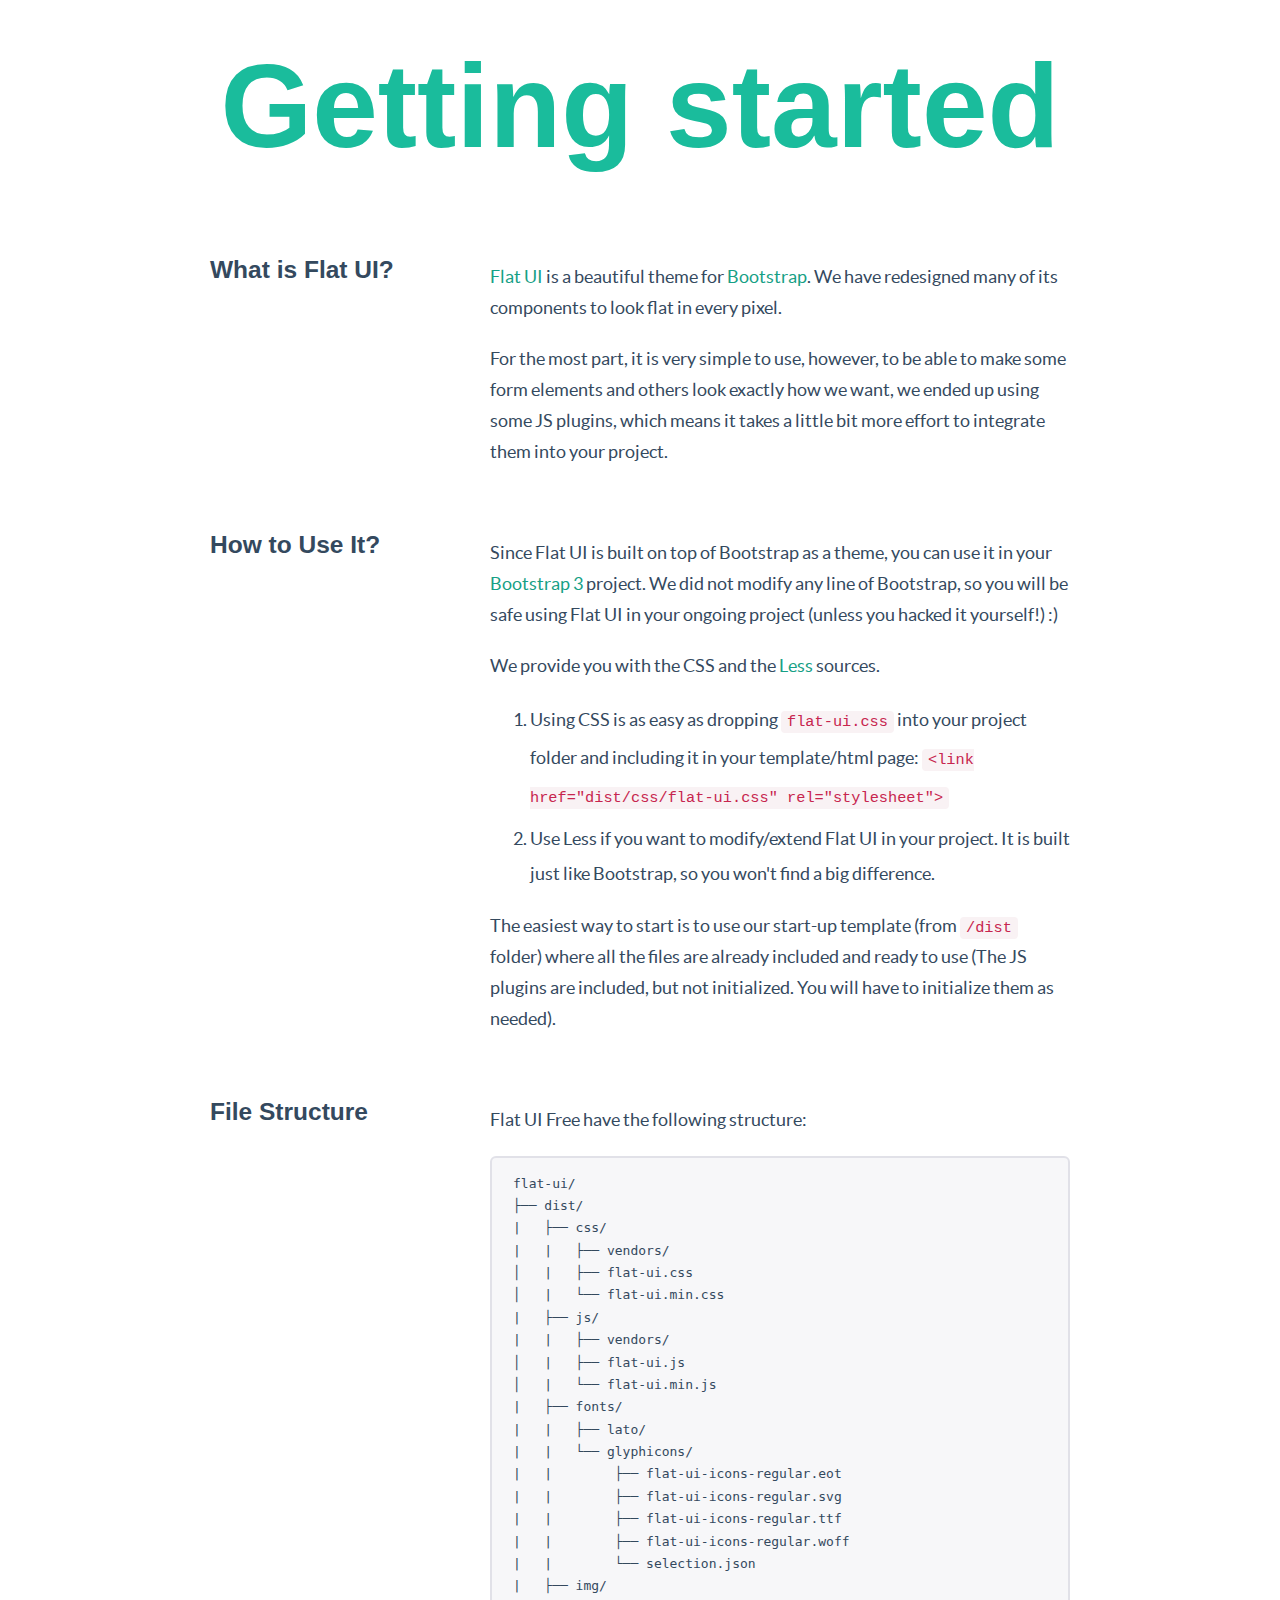
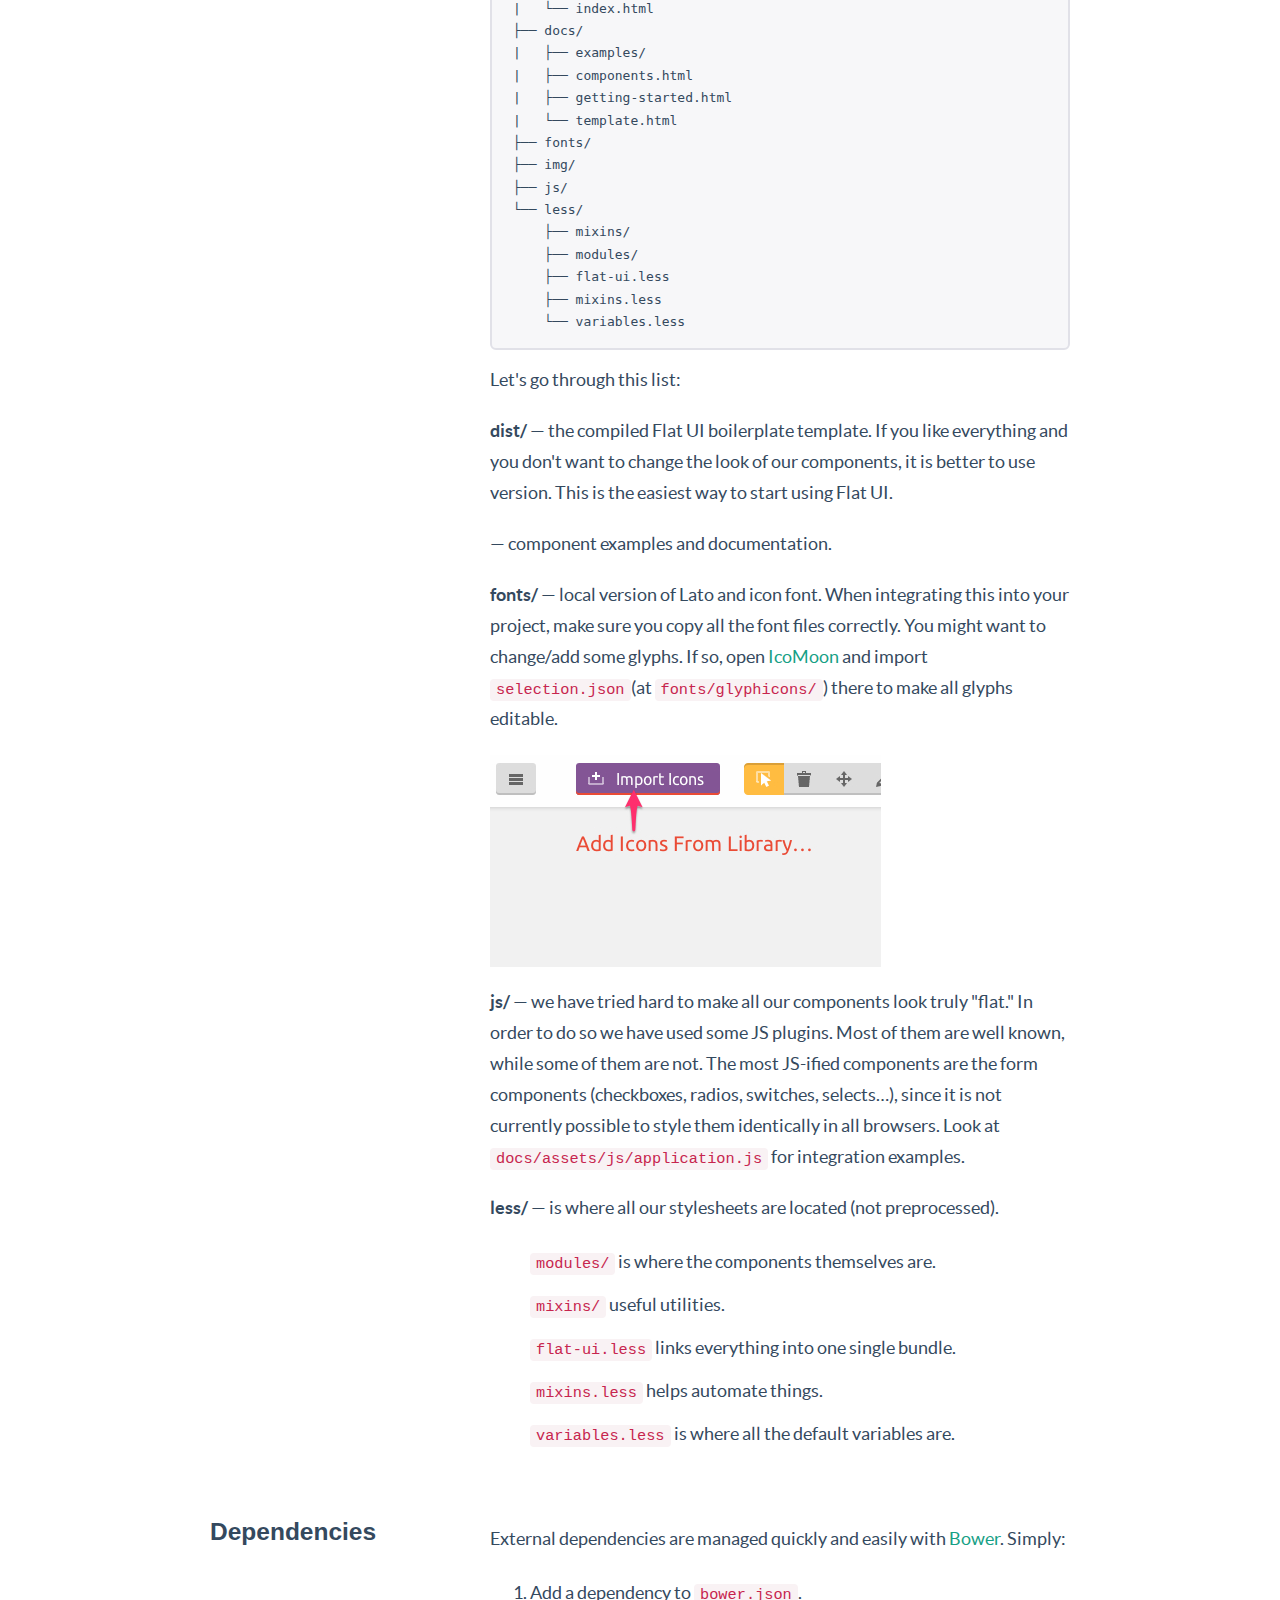
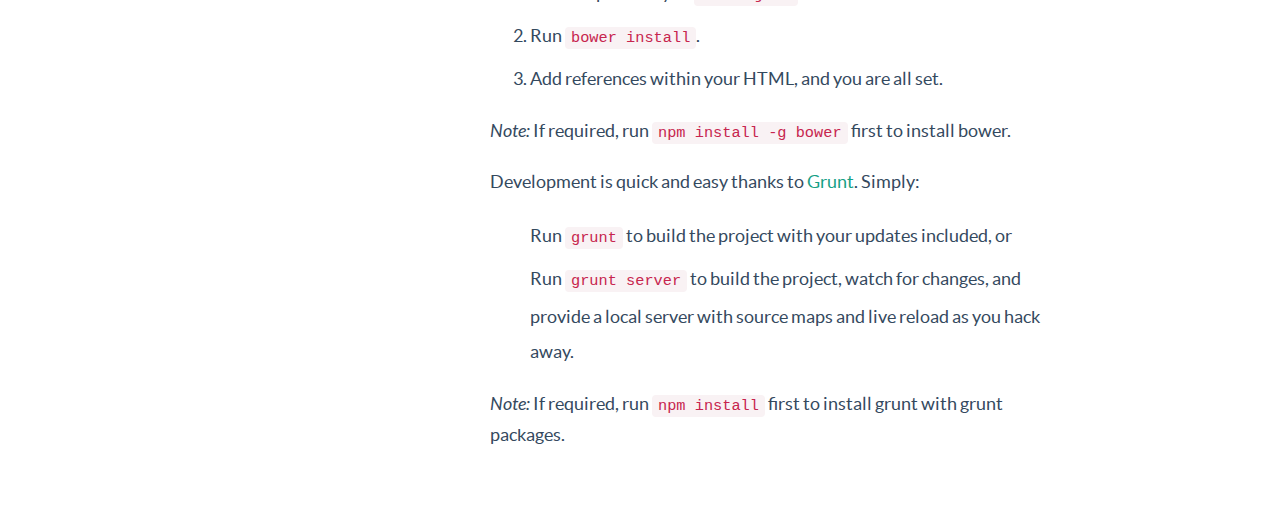
<file: Flat-UI/docs/getting-started.html>
<!DOCTYPE html>
<html lang="en">
  <head>
    <meta charset="utf-8">
    <title>Getting started &middot; Flat UI Free</title>
    <meta name="viewport" content="width=device-width, initial-scale=1.0">

    <!-- Loading Bootstrap -->
    <link href="../dist/css/vendor/bootstrap/css/bootstrap.min.css" rel="stylesheet">

    <!-- Loading Flat UI -->
    <link href="../dist/css/flat-ui.css" rel="stylesheet">
    <link href="assets/css/docs.css" rel="stylesheet">

    <link rel="shortcut icon" href="../img/favicon.ico">

    <!-- HTML5 shim, for IE6-8 support of HTML5 elements. All other JS at the end of file. -->
    <!--[if lt IE 9]>
      <script src="../dist/js/vendor/html5shiv.js"></script>
      <script src="../dist/js/vendor/respond.min.js"></script>
    <![endif]-->
  </head>
  <body>
    <h1 class="demo-headline">Getting started</h1>
    <div class="container">
      <div class="demo-row">
        <div class="demo-title">
          <h3>What is Flat UI?</h3>
        </div>

        <div class="demo-content demo-content-article">
          <p>
            <a href="http://designmodo.com/flat" target="_blank">Flat UI</a>
            is a beautiful theme for <a href="http://getbootstrap.com" target="_blank">Bootstrap</a>.
            We have redesigned many of its components to look flat in every pixel.
          </p>
          <p>
            For the most part, it is very simple to use, however, to be able to make some form elements and others look exactly how we want, we ended up using some JS plugins, which means it takes a little bit more effort to integrate them into your project.
          </p>
        </div>
      </div><!-- /.demo-row -->

      <div class="demo-row">
        <div class="demo-title">
          <h3>How to Use It?</h3>
        </div>

        <div class="demo-content demo-content-article">
          <p>
            Since Flat UI is built on top of Bootstrap as a theme, you can use it in your <a href="http://getbootstrap.com/" target="_blank">Bootstrap 3</a> project.
            We did not modify any line of Bootstrap, so you will be safe using Flat UI in your ongoing project
            (unless you hacked it yourself!) :)
          </p>
          <p>
            We provide you with the CSS and the <a href="http://lesscss.org/" target="_blank">Less</a> sources.
          </p>
          <ol>
            <li>
              Using CSS is as easy as dropping <code>flat-ui.css</code> into your project folder and
              including it in your template/html page:
              <code>&lt;link href="dist/css/flat-ui.css" rel="stylesheet"&gt;</code>
            </li>
            <li>
              Use Less if you want to modify/extend Flat UI in your project. It is built just like Bootstrap, so
              you won't find a big difference.
            </li>
          </ol>
          <p>
            The easiest way to start is to use our start-up template (from <code>/dist</code> folder) where all the files are already included
            and ready to use (The JS plugins are included, but not initialized. You will have to initialize them as needed).
          </p>
        </div>
      </div><!-- /.demo-row -->

      <div class="demo-row">
        <div class="demo-title">
          <h3>File Structure</h3>
        </div>

        <div class="demo-content demo-content-article">
          <p>
            Flat UI Free have the following structure:
          </p>
<pre class="prettyprint">
flat-ui/
├── dist/
|   ├── css/
|   |   ├── vendors/
│   |   ├── flat-ui.css
│   |   └── flat-ui.min.css
|   ├── js/
|   |   ├── vendors/
│   |   ├── flat-ui.js
│   |   └── flat-ui.min.js
|   ├── fonts/
|   |   ├── lato/
|   |   └── glyphicons/
|   |        ├── flat-ui-icons-regular.eot
|   |        ├── flat-ui-icons-regular.svg
|   |        ├── flat-ui-icons-regular.ttf
|   |        ├── flat-ui-icons-regular.woff
|   |        └── selection.json
|   ├── img/
|   └── index.html
├── docs/
|   ├── examples/
|   ├── components.html
|   ├── getting-started.html
|   └── template.html
├── fonts/
├── img/
├── js/
└── less/
    ├── mixins/
    ├── modules/
    ├── flat-ui.less
    ├── mixins.less
    └── variables.less
</pre>
          <p>
            Let's go through this list:
          </p>

          <p>
            <strong>dist/</strong> &mdash; the compiled Flat UI boilerplate template. If you like everything and you don't want
            to change the look of our components, it is better to use version. This is the easiest
            way to start using Flat UI.
          </p>

          <p>
            <strong></strong> &mdash; component examples and documentation.
          </p>

          <p>
            <strong>fonts/</strong> &mdash; local version of Lato and icon font. When integrating this into your project, make sure you
            copy all the font files correctly. You might want to change/add some glyphs. If so, open
            <a href="http://icomoon.io/app">IcoMoon</a> and import <code>selection.json</code>(at <code>fonts/glyphicons/</code>)
            there to make all glyphs editable.
          </p>

          <p>
            <img src="assets/img/getting-started/icomoon_import.jpg" alt="" />
          </p>

          <p>
            <strong>js/</strong> &mdash; we have tried hard to make all our components look truly "flat." In order to do
            so we have used some JS plugins. Most of them are well known, while some of them are not. The most JS-ified
            components are the form components (checkboxes, radios, switches, selects…), since it is not currently possible
            to style them identically in all browsers. Look at <code>docs/assets/js/application.js</code> for integration
            examples.
          </p>

          <p>
            <strong>less/</strong> &mdash; is where all our stylesheets are located (not preprocessed).
          </p>

          <ul>
            <li>
              <code>modules/</code> is where the components themselves are.
            </li>
            <li>
              <code>mixins/</code> useful utilities.
            </li>
            <li>
              <code>flat-ui.less</code> links everything into one single bundle.
            </li>
            <li>
              <code>mixins.less</code> helps automate things.
            </li>
            <li>
              <code>variables.less</code> is where all the default variables are.
            </li>
          </ul>

        </div>
      </div><!-- /.demo-row -->

      <div class="demo-row">
        <div class="demo-title">
          <h3>Dependencies</h3>
        </div>

        <div class="demo-content demo-content-article">
          <p>
            External dependencies are managed quickly and easily with <a href="http://bower.io">Bower</a>. Simply:
          </p>
          <ol>
            <li>
              Add a dependency to <code>bower.json</code>.
            </li>
            <li>
              Run <code>bower install</code>.
            </li>
            <li>
              Add references within your HTML, and you are all set.
            </li>
          </ol>
          <p>
            <em>Note:</em> If required, run <code>npm install -g bower</code> first to install bower.
          </p>
          <p>
            Development is quick and easy thanks to <a href="http://gruntjs.com/">Grunt</a>. Simply:
          </p>
          <ul>
            <li>
              Run <code>grunt</code> to build the project with your updates included, or
            </li>
            <li>
              Run <code>grunt server</code> to build the project, watch for changes, and provide a local server with source maps and live reload as you hack away.
            </li>
          </ul>
          <p>
            <em>Note:</em> If required, run <code>npm install</code> first to install grunt with grunt packages.
          </p>
        </div>
      </div><!-- /.demo-row -->

    </div><!-- /.container -->
  </body>
</html>
</file>
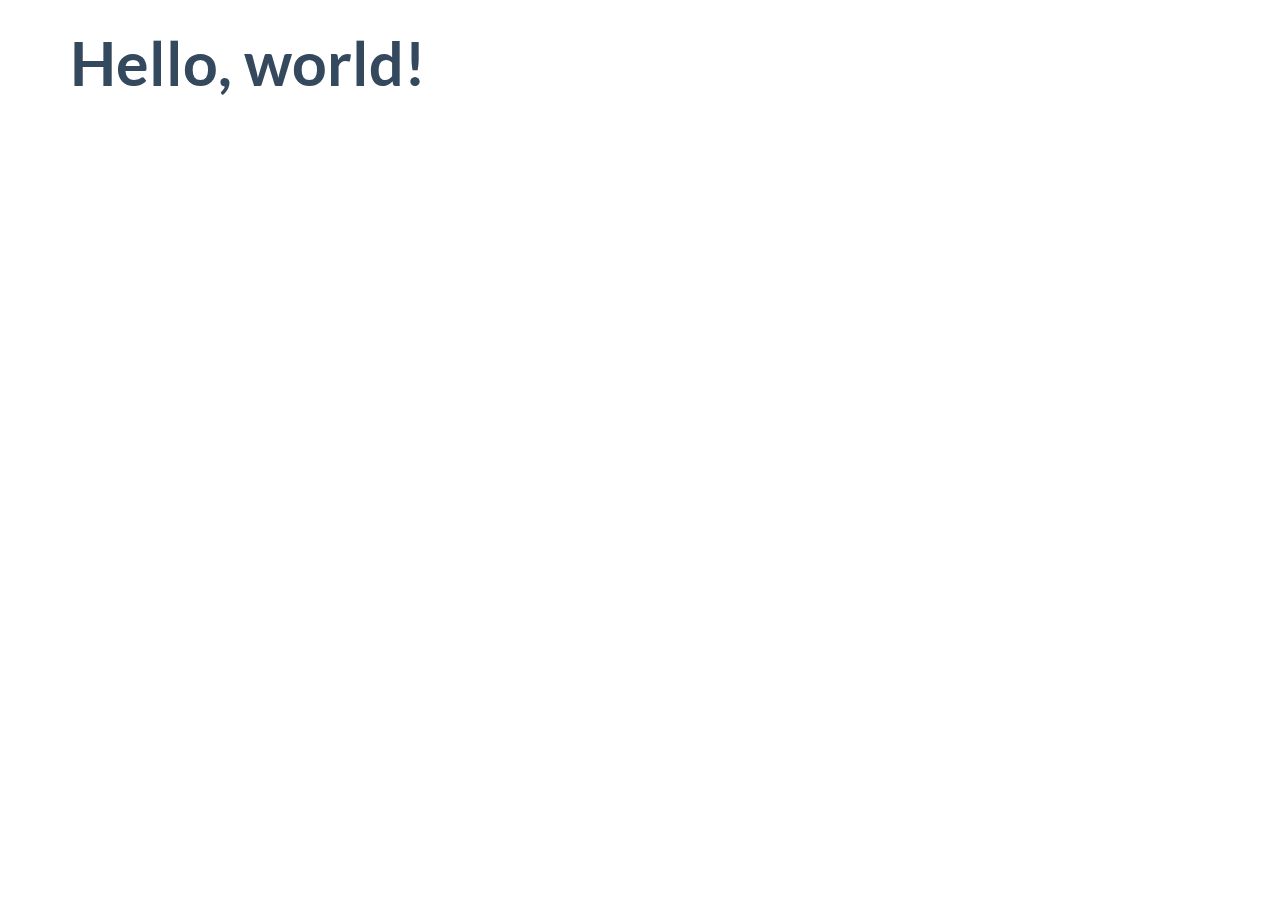
<file: Flat-UI/docs/template.html>
<!DOCTYPE html>
<html lang="en">
  <head>
    <meta charset="utf-8">
    <title>Flat UI Free 101 Template</title>
    <meta name="viewport" content="width=device-width, initial-scale=1.0">

    <!-- Loading Bootstrap -->
    <link href="../dist/css/vendor/bootstrap/css/bootstrap.min.css" rel="stylesheet">

    <!-- Loading Flat UI -->
    <link href="../dist/css/flat-ui.css" rel="stylesheet">

    <link rel="shortcut icon" href="img/favicon.ico">

    <!-- HTML5 shim, for IE6-8 support of HTML5 elements. All other JS at the end of file. -->
    <!--[if lt IE 9]>
      <script src="../dist/js/vendor/html5shiv.js"></script>
      <script src="../dist/js/vendor/respond.min.js"></script>
    <![endif]-->
  </head>
  <body>
    <div class="container">
        <h1>Hello, world!</h1>
    </div>
    <!-- /.container -->


    <!-- jQuery (necessary for Flat UI's JavaScript plugins) -->
    <script src="../dist/js/vendor/jquery.min.js"></script>
    <!-- Include all compiled plugins (below), or include individual files as needed -->
    <script src="../dist/js/vendor/video.js"></script>
    <script src="../dist/js/flat-ui.min.js"></script>
  </body>
</html>
</file>
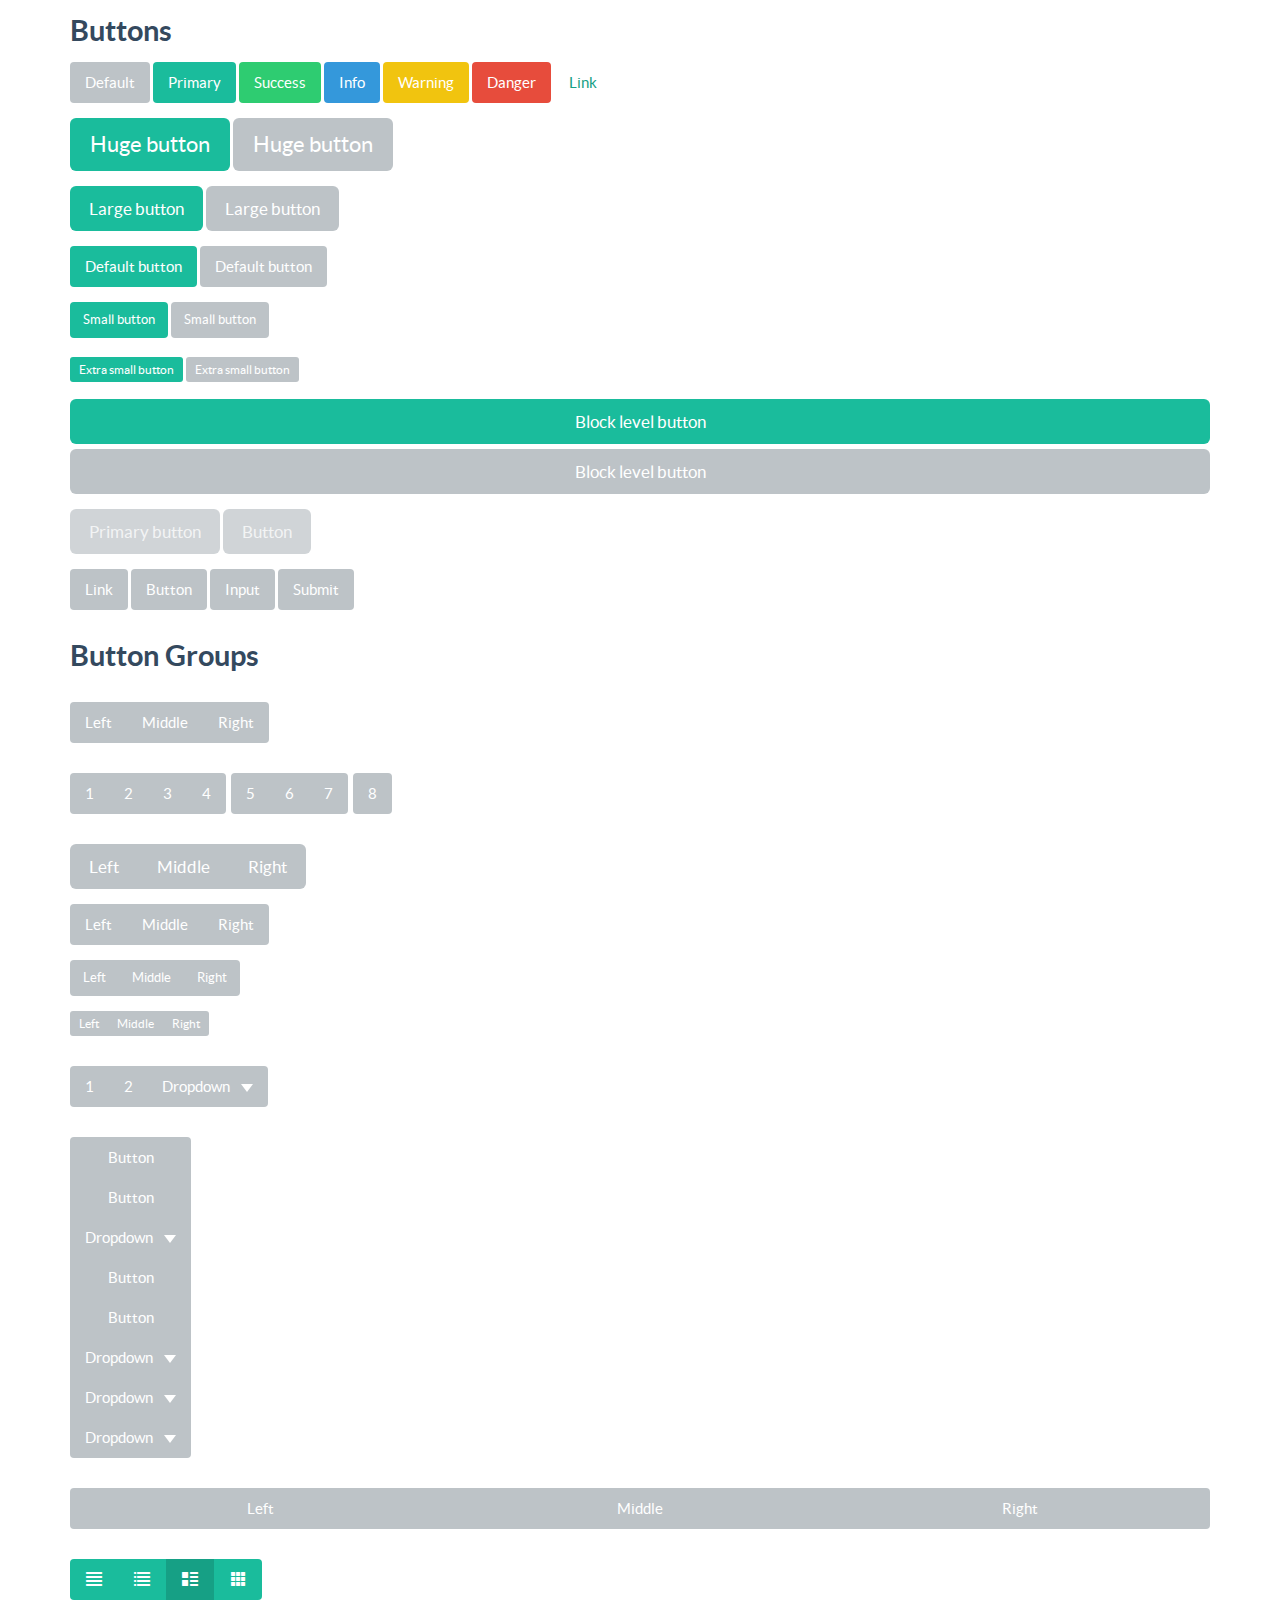
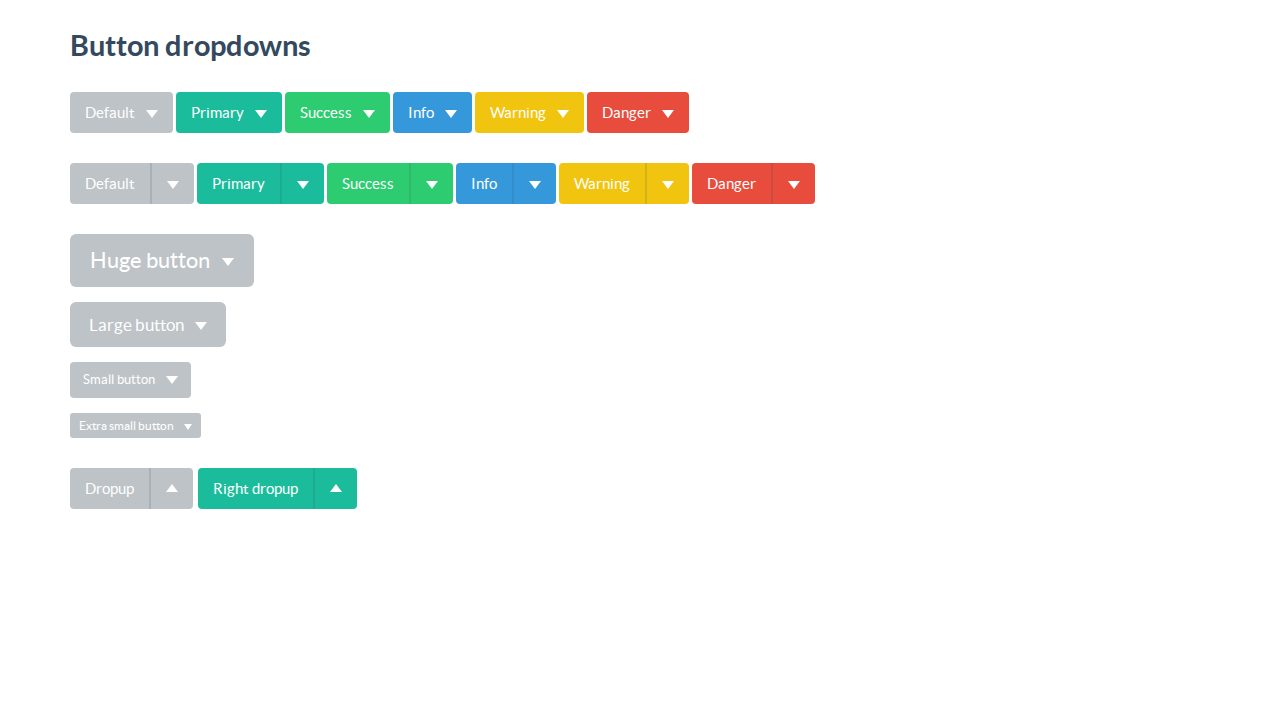
<file: Flat-UI/docs/examples/buttons.html>
<!DOCTYPE html>
<html lang="en">
  <head>
    <meta charset="utf-8">
    <title>Flat UI Free</title>
    <meta name="viewport" content="width=device-width, initial-scale=1.0">

    <!-- Loading Bootstrap -->
    <link href="../../dist/css/vendor/bootstrap/css/bootstrap.min.css" rel="stylesheet">

    <!-- Loading Flat UI -->
    <link href="../../dist/css/flat-ui.css" rel="stylesheet">

    <link rel="shortcut icon" href="../../dist/img/favicon.ico">

    <!-- HTML5 shim, for IE6-8 support of HTML5 elements. All other JS at the end of file. -->
    <!--[if lt IE 9]>
      <script src="../../dist/js/vendor/html5shiv.js"></script>
      <script src="../../dist/js/vendor/respond.min.js"></script>
    <![endif]-->
  </head>
  <body>

    <style>
      body {
        padding-bottom: 200px;
      }
    </style>

    <div class="container">
      <h4>Buttons</h4>
      <div class="row">
        <div class="col-md-12">
          <p>
            <!-- Standard gray button with gradient -->
            <button type="button" class="btn btn-default">Default</button>

            <!-- Provides extra visual weight and identifies the primary action in a set of buttons -->
            <button type="button" class="btn btn-primary">Primary</button>

            <!-- Indicates a successful or positive action -->
            <button type="button" class="btn btn-success">Success</button>

            <!-- Contextual button for informational alert messages -->
            <button type="button" class="btn btn-info">Info</button>

            <!-- Indicates caution should be taken with this action -->
            <button type="button" class="btn btn-warning">Warning</button>

            <!-- Indicates a dangerous or potentially negative action -->
            <button type="button" class="btn btn-danger">Danger</button>

            <!-- Deemphasize a button by making it look like a link while maintaining button behavior -->
            <button type="button" class="btn btn-link">Link</button>
          </p>
        </div>
      </div>
      <div class="row">
        <div class="col-md-12">
          <p>
            <button type="button" class="btn btn-primary btn-hg">Huge button</button>
            <button type="button" class="btn btn-default btn-hg">Huge button</button>
          </p>
          <p>
            <button type="button" class="btn btn-primary btn-lg">Large button</button>
            <button type="button" class="btn btn-default btn-lg">Large button</button>
          </p>
          <p>
            <button type="button" class="btn btn-primary">Default button</button>
            <button type="button" class="btn btn-default">Default button</button>
          </p>
          <p>
            <button type="button" class="btn btn-primary btn-sm">Small button</button>
            <button type="button" class="btn btn-default btn-sm">Small button</button>
          </p>
          <p>
            <button type="button" class="btn btn-primary btn-xs">Extra small button</button>
            <button type="button" class="btn btn-default btn-xs">Extra small button</button>
          </p>
        </div>
      </div>
      <div class="row">
        <div class="col-md-12">
          <p>
            <button type="button" class="btn btn-primary btn-lg btn-block">Block level button</button>
            <button type="button" class="btn btn-default btn-lg btn-block">Block level button</button>
          </p>
        </div>
      </div>
      <div class="row">
        <div class="col-md-12">
          <p>
            <button type="button" class="btn btn-lg btn-primary" disabled="disabled">Primary button</button>
            <button type="button" class="btn btn-default btn-lg" disabled="disabled">Button</button>
          </p>
        </div>
      </div>
      <div class="row">
        <div class="col-md-12">
          <p>
            <a class="btn btn-default" href="#">Link</a>
            <button class="btn btn-default" type="submit">Button</button>
            <input class="btn btn-default" type="button" value="Input">
            <input class="btn btn-default" type="submit" value="Submit">
          </p>
        </div>
      </div>
      <h4>Button Groups</h4>
      <div class="row">
        <div class="col-md-12">
          <p>
            <div class="btn-group">
              <button type="button" class="btn btn-default">Left</button>
              <button type="button" class="btn btn-default">Middle</button>
              <button type="button" class="btn btn-default">Right</button>
            </div>
          </p>
        </div>
      </div>
      <div class="row">
        <div class="col-md-12">
          <p>
            <div class="btn-toolbar">
              <div class="btn-group">
                <button class="btn btn-default" type="button">1</button>
                <button class="btn btn-default" type="button">2</button>
                <button class="btn btn-default" type="button">3</button>
                <button class="btn btn-default" type="button">4</button>
              </div>
              <div class="btn-group">
                <button class="btn btn-default" type="button">5</button>
                <button class="btn btn-default" type="button">6</button>
                <button class="btn btn-default" type="button">7</button>
              </div>
              <div class="btn-group">
                <button class="btn btn-default" type="button">8</button>
              </div>
            </div>
          </p>
        </div>
      </div>
      <div class="row">
        <div class="col-md-12">
          <p>
            <div class="btn-toolbar">
              <div class="btn-group btn-group-lg">
                <button class="btn btn-default" type="button">Left</button>
                <button class="btn btn-default" type="button">Middle</button>
                <button class="btn btn-default" type="button">Right</button>
              </div>
            </div>
          </p>
          <p>
            <div class="btn-toolbar">
              <div class="btn-group">
                <button class="btn btn-default" type="button">Left</button>
                <button class="btn btn-default" type="button">Middle</button>
                <button class="btn btn-default" type="button">Right</button>
              </div>
            </div>
          </p>
          <p>
            <div class="btn-toolbar">
              <div class="btn-group btn-group-sm">
                <button class="btn btn-default" type="button">Left</button>
                <button class="btn btn-default" type="button">Middle</button>
                <button class="btn btn-default" type="button">Right</button>
              </div>
            </div>
          </p>
          <p>
            <div class="btn-toolbar">
              <div class="btn-group btn-group-xs">
                <button class="btn btn-default" type="button">Left</button>
                <button class="btn btn-default" type="button">Middle</button>
                <button class="btn btn-default" type="button">Right</button>
              </div>
            </div>
          </p>
        </div>
      </div>
      <div class="row">
        <div class="col-md-12">
          <p>
            <div class="btn-group">
              <button class="btn btn-default" type="button">1</button>
              <button class="btn btn-default" type="button">2</button>

              <div class="btn-group">
                <button data-toggle="dropdown" class="btn btn-default dropdown-toggle" type="button" id="btnGroupDrop1">
                  Dropdown
                  <span class="caret"></span>
                </button>
                <ul aria-labelledby="btnGroupDrop1" role="menu" class="dropdown-menu">
                  <li><a href="#">Dropdown link</a></li>
                  <li><a href="#">Dropdown link</a></li>
                </ul>
              </div>
            </div>
          </p>
        </div>
      </div>
      <div class="row">
        <div class="col-md-12">
          <p>
            <div class="btn-group-vertical">
              <button class="btn btn-default" type="button">Button</button>
              <button class="btn btn-default" type="button">Button</button>
              <div class="btn-group">
                <button data-toggle="dropdown" class="btn btn-default dropdown-toggle" type="button" id="btnGroupVerticalDrop1">
                  Dropdown
                  <span class="caret"></span>
                </button>
                <ul aria-labelledby="btnGroupVerticalDrop1" role="menu" class="dropdown-menu">
                  <li><a href="#">Dropdown link</a></li>
                  <li><a href="#">Dropdown link</a></li>
                </ul>
              </div>
              <button class="btn btn-default" type="button">Button</button>
              <button class="btn btn-default" type="button">Button</button>
              <div class="btn-group">
                <button data-toggle="dropdown" class="btn btn-default dropdown-toggle" type="button" id="btnGroupVerticalDrop2">
                  Dropdown
                  <span class="caret"></span>
                </button>
                <ul aria-labelledby="btnGroupVerticalDrop2" role="menu" class="dropdown-menu">
                  <li><a href="#">Dropdown link</a></li>
                  <li><a href="#">Dropdown link</a></li>
                </ul>
              </div>
              <div class="btn-group">
                <button data-toggle="dropdown" class="btn btn-default dropdown-toggle" type="button" id="btnGroupVerticalDrop3">
                  Dropdown
                  <span class="caret"></span>
                </button>
                <ul aria-labelledby="btnGroupVerticalDrop3" role="menu" class="dropdown-menu">
                  <li><a href="#">Dropdown link</a></li>
                  <li><a href="#">Dropdown link</a></li>
                </ul>
              </div>
              <div class="btn-group">
                <button data-toggle="dropdown" class="btn btn-default dropdown-toggle" type="button" id="btnGroupVerticalDrop4">
                  Dropdown
                  <span class="caret"></span>
                </button>
                <ul aria-labelledby="btnGroupVerticalDrop4" role="menu" class="dropdown-menu">
                  <li><a href="#">Dropdown link</a></li>
                  <li><a href="#">Dropdown link</a></li>
                </ul>
              </div>
            </div>
          </p>
        </div>
      </div>
      <div class="row">
        <div class="col-md-12">
          <p>
            <div class="btn-group btn-group-justified">
              <a class="btn btn-default" href="#">Left</a>
              <a class="btn btn-default" href="#">Middle</a>
              <a class="btn btn-default" href="#">Right</a>
            </div>
          </p>
        </div>
      </div>
      <div class="row">
        <div class="col-md-12">
          <p>
            <div class="btn-toolbar">
              <div class="btn-group">
                <a href="#fakelink" class="btn btn-primary"><i class="fui-list-columned"></i></a>
                <a href="#fakelink" class="btn btn-primary"><i class="fui-list-numbered"></i></a>
                <a href="#fakelink" class="btn btn-primary active"><i class="fui-list-thumbnailed"></i></a>
                <a href="#fakelink" class="btn btn-primary"><i class="fui-list-small-thumbnails"></i></a>
              </div>
            </div>
          </p>
        </div>
      </div>
      <h4>Button dropdowns</h4>
      <div class="row">
        <div class="col-md-12">
          <p>
            <div class="btn-group">
              <button data-toggle="dropdown" class="btn btn-default dropdown-toggle" type="button">Default <span class="caret"></span></button>
              <ul role="menu" class="dropdown-menu">
                <li><a href="#">Action</a></li>
                <li><a href="#">Another action</a></li>
                <li><a href="#">Something else here</a></li>
                <li class="divider"></li>
                <li><a href="#">Separated link</a></li>
              </ul>
            </div><!-- /btn-group -->
            <div class="btn-group">
              <button data-toggle="dropdown" class="btn btn-primary dropdown-toggle" type="button">Primary <span class="caret"></span></button>
              <ul role="menu" class="dropdown-menu">
                <li><a href="#">Action</a></li>
                <li><a href="#">Another action</a></li>
                <li><a href="#">Something else here</a></li>
                <li class="divider"></li>
                <li><a href="#">Separated link</a></li>
              </ul>
            </div><!-- /btn-group -->
            <div class="btn-group">
              <button data-toggle="dropdown" class="btn btn-success dropdown-toggle" type="button">Success <span class="caret"></span></button>
              <ul role="menu" class="dropdown-menu">
                <li><a href="#">Action</a></li>
                <li><a href="#">Another action</a></li>
                <li><a href="#">Something else here</a></li>
                <li class="divider"></li>
                <li><a href="#">Separated link</a></li>
              </ul>
            </div><!-- /btn-group -->
            <div class="btn-group">
              <button data-toggle="dropdown" class="btn btn-info dropdown-toggle" type="button">Info <span class="caret"></span></button>
              <ul role="menu" class="dropdown-menu">
                <li><a href="#">Action</a></li>
                <li><a href="#">Another action</a></li>
                <li><a href="#">Something else here</a></li>
                <li class="divider"></li>
                <li><a href="#">Separated link</a></li>
              </ul>
            </div><!-- /btn-group -->
            <div class="btn-group">
              <button data-toggle="dropdown" class="btn btn-warning dropdown-toggle" type="button">Warning <span class="caret"></span></button>
              <ul role="menu" class="dropdown-menu">
                <li><a href="#">Action</a></li>
                <li><a href="#">Another action</a></li>
                <li><a href="#">Something else here</a></li>
                <li class="divider"></li>
                <li><a href="#">Separated link</a></li>
              </ul>
            </div><!-- /btn-group -->
            <div class="btn-group">
              <button data-toggle="dropdown" class="btn btn-danger dropdown-toggle" type="button">Danger <span class="caret"></span></button>
              <ul role="menu" class="dropdown-menu">
                <li><a href="#">Action</a></li>
                <li><a href="#">Another action</a></li>
                <li><a href="#">Something else here</a></li>
                <li class="divider"></li>
                <li><a href="#">Separated link</a></li>
              </ul>
            </div><!-- /btn-group -->
          </p>
        </div>
      </div>
      <div class="row">
        <div class="col-md-12">
          <p>
            <div class="btn-group">
              <button class="btn btn-default" type="button">Default</button>
              <button data-toggle="dropdown" class="btn btn-default dropdown-toggle" type="button"><span class="caret"></span></button>
              <ul role="menu" class="dropdown-menu">
                <li><a href="#">Action</a></li>
                <li><a href="#">Another action</a></li>
                <li><a href="#">Something else here</a></li>
                <li class="divider"></li>
                <li><a href="#">Separated link</a></li>
              </ul>
            </div><!-- /btn-group -->
            <div class="btn-group">
              <button class="btn btn-primary" type="button">Primary</button>
              <button data-toggle="dropdown" class="btn btn-primary dropdown-toggle" type="button"><span class="caret"></span></button>
              <ul role="menu" class="dropdown-menu">
                <li><a href="#">Action</a></li>
                <li><a href="#">Another action</a></li>
                <li><a href="#">Something else here</a></li>
                <li class="divider"></li>
                <li><a href="#">Separated link</a></li>
              </ul>
            </div><!-- /btn-group -->
            <div class="btn-group">
              <button class="btn btn-success" type="button">Success</button>
              <button data-toggle="dropdown" class="btn btn-success dropdown-toggle" type="button"><span class="caret"></span></button>
              <ul role="menu" class="dropdown-menu">
                <li><a href="#">Action</a></li>
                <li><a href="#">Another action</a></li>
                <li><a href="#">Something else here</a></li>
                <li class="divider"></li>
                <li><a href="#">Separated link</a></li>
              </ul>
            </div><!-- /btn-group -->
            <div class="btn-group">
              <button class="btn btn-info" type="button">Info</button>
              <button data-toggle="dropdown" class="btn btn-info dropdown-toggle" type="button"><span class="caret"></span></button>
              <ul role="menu" class="dropdown-menu">
                <li><a href="#">Action</a></li>
                <li><a href="#">Another action</a></li>
                <li><a href="#">Something else here</a></li>
                <li class="divider"></li>
                <li><a href="#">Separated link</a></li>
              </ul>
            </div><!-- /btn-group -->
            <div class="btn-group">
              <button class="btn btn-warning" type="button">Warning</button>
              <button data-toggle="dropdown" class="btn btn-warning dropdown-toggle" type="button"><span class="caret"></span></button>
              <ul role="menu" class="dropdown-menu">
                <li><a href="#">Action</a></li>
                <li><a href="#">Another action</a></li>
                <li><a href="#">Something else here</a></li>
                <li class="divider"></li>
                <li><a href="#">Separated link</a></li>
              </ul>
            </div><!-- /btn-group -->
            <div class="btn-group">
              <button class="btn btn-danger" type="button">Danger</button>
              <button data-toggle="dropdown" class="btn btn-danger dropdown-toggle" type="button"><span class="caret"></span></button>
              <ul role="menu" class="dropdown-menu">
                <li><a href="#">Action</a></li>
                <li><a href="#">Another action</a></li>
                <li><a href="#">Something else here</a></li>
                <li class="divider"></li>
                <li><a href="#">Separated link</a></li>
              </ul>
            </div><!-- /btn-group -->
          </p>
        </div>
      </div>
      <div class="row">
        <div class="col-md-12">
          <p>
            <div class="btn-toolbar">
              <div class="btn-group">
                <button data-toggle="dropdown" type="button" class="btn btn-default btn-hg dropdown-toggle">
                  Huge button <span class="caret"></span>
                </button>
                <ul role="menu" class="dropdown-menu">
                  <li><a href="#">Action</a></li>
                  <li><a href="#">Another action</a></li>
                  <li><a href="#">Something else here</a></li>
                  <li class="divider"></li>
                  <li><a href="#">Separated link</a></li>
                </ul>
              </div><!-- /btn-group -->
            </div><!-- /btn-toolbar -->
          </p>
          <p>
            <div class="btn-toolbar">
              <div class="btn-group">
                <button data-toggle="dropdown" type="button" class="btn btn-default btn-lg dropdown-toggle">
                  Large button <span class="caret"></span>
                </button>
                <ul role="menu" class="dropdown-menu">
                  <li><a href="#">Action</a></li>
                  <li><a href="#">Another action</a></li>
                  <li><a href="#">Something else here</a></li>
                  <li class="divider"></li>
                  <li><a href="#">Separated link</a></li>
                </ul>
              </div><!-- /btn-group -->
            </div><!-- /btn-toolbar -->
          </p>
          <p>
            <div class="btn-toolbar">
              <div class="btn-group">
                <button data-toggle="dropdown" type="button" class="btn btn-default btn-sm dropdown-toggle">
                  Small button <span class="caret"></span>
                </button>
                <ul role="menu" class="dropdown-menu">
                  <li><a href="#">Action</a></li>
                  <li><a href="#">Another action</a></li>
                  <li><a href="#">Something else here</a></li>
                  <li class="divider"></li>
                  <li><a href="#">Separated link</a></li>
                </ul>
              </div><!-- /btn-group -->
            </div><!-- /btn-toolbar -->
          </p>
          <p>
            <div class="btn-toolbar">
              <div class="btn-group">
                <button data-toggle="dropdown" type="button" class="btn btn-default btn-xs dropdown-toggle">
                  Extra small button <span class="caret"></span>
                </button>
                <ul role="menu" class="dropdown-menu">
                  <li><a href="#">Action</a></li>
                  <li><a href="#">Another action</a></li>
                  <li><a href="#">Something else here</a></li>
                  <li class="divider"></li>
                  <li><a href="#">Separated link</a></li>
                </ul>
              </div><!-- /btn-group -->
            </div><!-- /btn-toolbar -->
          </p>
        </div>
      </div>
      <div class="row">
        <div class="col-md-12">
          <p>
            <div class="btn-toolbar">
              <div class="btn-group dropup">
                <button class="btn btn-default" type="button">Dropup</button>
                <button data-toggle="dropdown" class="btn btn-default dropdown-toggle" type="button"><span class="caret"></span></button>
                <ul role="menu" class="dropdown-menu">
                  <li><a href="#">Action</a></li>
                  <li><a href="#">Another action</a></li>
                  <li><a href="#">Something else here</a></li>
                  <li class="divider"></li>
                  <li><a href="#">Separated link</a></li>
                </ul>
              </div><!-- /btn-group -->
              <div class="btn-group dropup">
                <button class="btn btn-primary" type="button">Right dropup</button>
                <button data-toggle="dropdown" class="btn btn-primary dropdown-toggle" type="button"><span class="caret"></span></button>
                <ul role="menu" class="dropdown-menu pull-right">
                  <li><a href="#">Action</a></li>
                  <li><a href="#">Another action</a></li>
                  <li><a href="#">Something else here</a></li>
                  <li class="divider"></li>
                  <li><a href="#">Separated link</a></li>
                </ul>
              </div><!-- /btn-group -->
            </div>
          </p>
        </div>
      </div>
    </div>
    <!-- /.container -->

  </body>
</html>
</file>
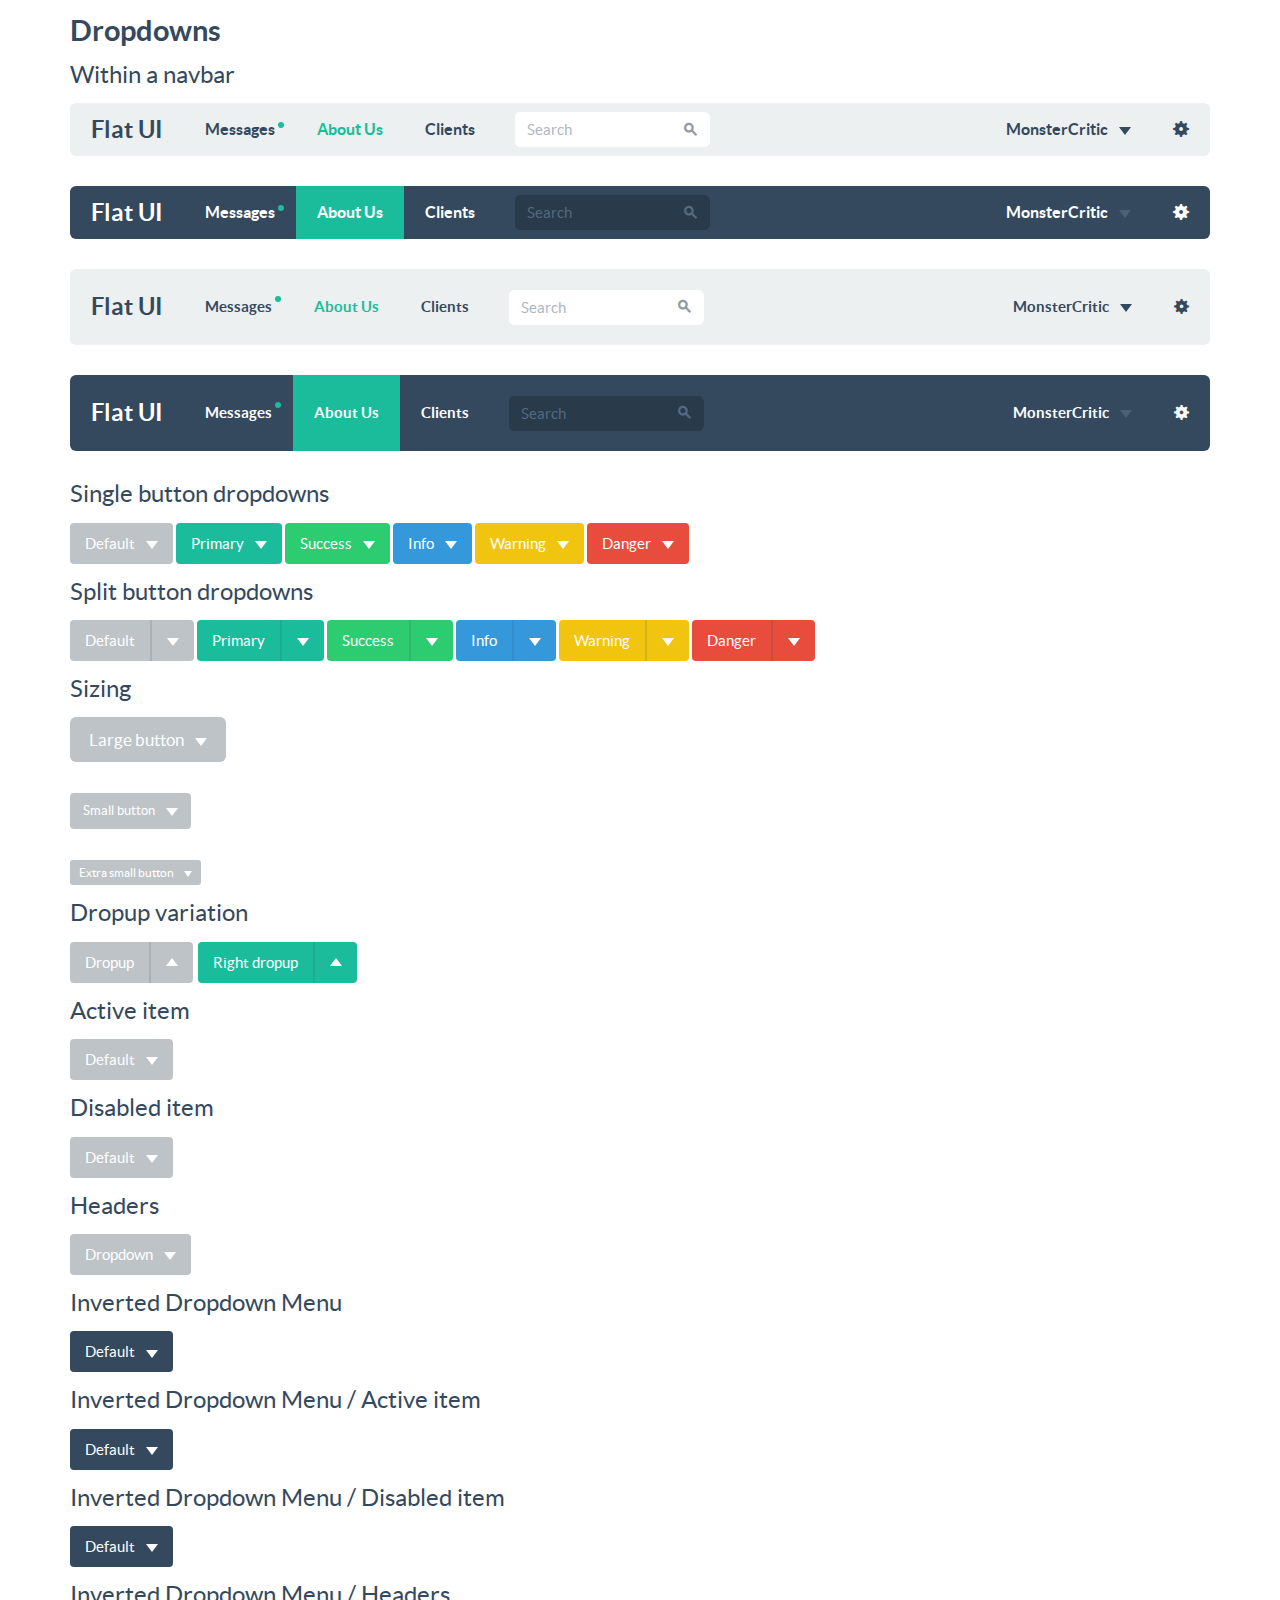
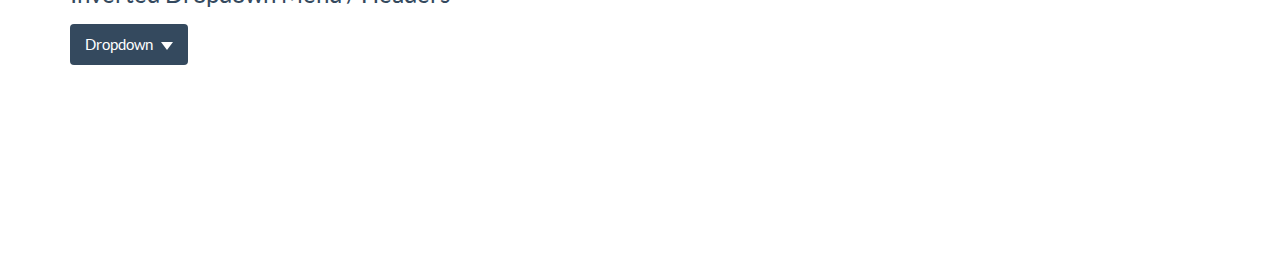
<file: Flat-UI/docs/examples/dropdowns.html>
<!DOCTYPE html>
<html lang="en">
  <head>
    <meta charset="utf-8">
    <title>Flat UI Free</title>
    <meta name="viewport" content="width=device-width, initial-scale=1.0">

    <!-- Loading Bootstrap -->
    <link href="../../dist/css/vendor/bootstrap/css/bootstrap.min.css" rel="stylesheet">

    <!-- Loading Flat UI -->
    <link href="../../dist/css/flat-ui.css" rel="stylesheet">

    <link rel="shortcut icon" href="../../dist/img/favicon.ico">

    <!-- HTML5 shim, for IE6-8 support of HTML5 elements. All other JS at the end of file. -->
    <!--[if lt IE 9]>
      <script src="../../dist/js/vendor/html5shiv.js"></script>
      <script src="../../dist/js/vendor/respond.min.js"></script>
    <![endif]-->
  </head>
  <body>

    <style>
      body {
        padding-bottom: 200px;
      }
    </style>

    <div class="container">

      <h4>Dropdowns</h4>

      <h6>Within a navbar</h6>

      <nav class="navbar navbar-default" role="navigation">
        <!-- Brand and toggle get grouped for better mobile display -->
        <div class="navbar-header">
          <button type="button" class="navbar-toggle" data-toggle="collapse" data-target="#bs-example-navbar-collapse-1">
            <span class="sr-only">Toggle navigation</span>
          </button>
          <a class="navbar-brand" href="#">Flat UI</a>
        </div>

        <!-- Collect the nav links, forms, and other content for toggling -->
        <div class="collapse navbar-collapse" id="bs-example-navbar-collapse-1">
          <ul class="nav navbar-nav">
            <li><a href="#">Messages<span class="navbar-unread">1</span></a></li>
            <li class="active"><a href="#">About Us</a></li>
            <li><a href="#">Clients</a></li>
           </ul>
          <form class="navbar-form navbar-left" action="#" role="search">
            <div class="form-group">
              <div class="input-group">
                <input class="form-control" id="navbarInput-01" type="search" placeholder="Search">
                <span class="input-group-btn">
                  <button type="submit" class="btn"><span class="fui-search"></span></button>
                </span>
              </div>
            </div>
          </form>
          <ul class="nav navbar-nav navbar-right">
            <li class="dropdown">
              <a href="#" class="dropdown-toggle" data-toggle="dropdown">MonsterCritic <b class="caret"></b></a>
              <ul class="dropdown-menu">
                <li><a href="#">Action</a></li>
                <li><a href="#">Another action</a></li>
                <li><a href="#">Something else here</a></li>
                <li class="divider"></li>
                <li><a href="#">Separated link</a></li>
              </ul>
            </li>
            <li><a href="#"><span class="visible-sm visible-xs">Settings<span class="fui-gear"></span></span><span class="visible-md visible-lg"><span class="fui-gear"></span></span></a></li>
          </ul>
        </div><!-- /.navbar-collapse -->
      </nav>

      <nav class="navbar navbar-inverse" role="navigation">
        <!-- Brand and toggle get grouped for better mobile display -->
        <div class="navbar-header">
          <button type="button" class="navbar-toggle" data-toggle="collapse" data-target="#bs-example-navbar-collapse-1">
            <span class="sr-only">Toggle navigation</span>
          </button>
          <a class="navbar-brand" href="#">Flat UI</a>
        </div>

        <!-- Collect the nav links, forms, and other content for toggling -->
        <div class="collapse navbar-collapse" id="bs-example-navbar-collapse-1">
          <ul class="nav navbar-nav">
            <li><a href="#">Messages<span class="navbar-unread">1</span></a></li>
            <li class="active"><a href="#">About Us</a></li>
            <li><a href="#">Clients</a></li>
           </ul>
          <form class="navbar-form navbar-left" action="#" role="search">
            <div class="form-group">
              <div class="input-group">
                <input class="form-control" id="navbarInput-01" type="search" placeholder="Search">
                <span class="input-group-btn">
                  <button type="submit" class="btn"><span class="fui-search"></span></button>
                </span>
              </div>
            </div>
          </form>
          <ul class="nav navbar-nav navbar-right">
            <li class="dropdown">
              <a href="#" class="dropdown-toggle" data-toggle="dropdown">MonsterCritic <b class="caret"></b></a>
              <ul class="dropdown-menu">
                <li><a href="#">Action</a></li>
                <li><a href="#">Another action</a></li>
                <li><a href="#">Something else here</a></li>
                <li class="divider"></li>
                <li><a href="#">Separated link</a></li>
              </ul>
            </li>
            <li><a href="#"><span class="visible-sm visible-xs">Settings<span class="fui-gear"></span></span><span class="visible-md visible-lg"><span class="fui-gear"></span></span></a></li>
          </ul>
        </div><!-- /.navbar-collapse -->
      </nav>

      <nav class="navbar navbar-default navbar-lg" role="navigation">
        <!-- Brand and toggle get grouped for better mobile display -->
        <div class="navbar-header">
          <button type="button" class="navbar-toggle" data-toggle="collapse" data-target="#bs-example-navbar-collapse-1">
            <span class="sr-only">Toggle navigation</span>
          </button>
          <a class="navbar-brand" href="#">Flat UI</a>
        </div>

        <!-- Collect the nav links, forms, and other content for toggling -->
        <div class="collapse navbar-collapse" id="bs-example-navbar-collapse-1">
          <ul class="nav navbar-nav">
            <li><a href="#">Messages<span class="navbar-unread">1</span></a></li>
            <li class="active"><a href="#">About Us</a></li>
            <li><a href="#">Clients</a></li>
           </ul>
          <form class="navbar-form navbar-left" action="#" role="search">
            <div class="form-group">
              <div class="input-group">
                <input class="form-control" id="navbarInput-01" type="search" placeholder="Search">
                <span class="input-group-btn">
                  <button type="submit" class="btn"><span class="fui-search"></span></button>
                </span>
              </div>
            </div>
          </form>
          <ul class="nav navbar-nav navbar-right">
            <li class="dropdown">
              <a href="#" class="dropdown-toggle" data-toggle="dropdown">MonsterCritic <b class="caret"></b></a>
              <ul class="dropdown-menu">
                <li><a href="#">Action</a></li>
                <li><a href="#">Another action</a></li>
                <li><a href="#">Something else here</a></li>
                <li class="divider"></li>
                <li><a href="#">Separated link</a></li>
              </ul>
            </li>
            <li><a href="#"><span class="visible-sm visible-xs">Settings<span class="fui-gear"></span></span><span class="visible-md visible-lg"><span class="fui-gear"></span></span></a></li>
          </ul>
        </div><!-- /.navbar-collapse -->
      </nav>

      <nav class="navbar navbar-inverse navbar-lg" role="navigation">
        <!-- Brand and toggle get grouped for better mobile display -->
        <div class="navbar-header">
          <button type="button" class="navbar-toggle" data-toggle="collapse" data-target="#bs-example-navbar-collapse-1">
            <span class="sr-only">Toggle navigation</span>
          </button>
          <a class="navbar-brand" href="#">Flat UI</a>
        </div>

        <!-- Collect the nav links, forms, and other content for toggling -->
        <div class="collapse navbar-collapse" id="bs-example-navbar-collapse-1">
          <ul class="nav navbar-nav">
            <li><a href="#">Messages<span class="navbar-unread">1</span></a></li>
            <li class="active"><a href="#">About Us</a></li>
            <li><a href="#">Clients</a></li>
           </ul>
          <form class="navbar-form navbar-left" action="#" role="search">
            <div class="form-group">
              <div class="input-group">
                <input class="form-control" id="navbarInput-01" type="search" placeholder="Search">
                <span class="input-group-btn">
                  <button type="submit" class="btn"><span class="fui-search"></span></button>
                </span>
              </div>
            </div>
          </form>
          <ul class="nav navbar-nav navbar-right">
            <li class="dropdown">
              <a href="#" class="dropdown-toggle" data-toggle="dropdown">MonsterCritic <b class="caret"></b></a>
              <ul class="dropdown-menu">
                <li><a href="#">Action</a></li>
                <li><a href="#">Another action</a></li>
                <li><a href="#">Something else here</a></li>
                <li class="divider"></li>
                <li><a href="#">Separated link</a></li>
              </ul>
            </li>
            <li><a href="#"><span class="visible-sm visible-xs">Settings<span class="fui-gear"></span></span><span class="visible-md visible-lg"><span class="fui-gear"></span></span></a></li>
          </ul>
        </div><!-- /.navbar-collapse -->
      </nav>

      <h6>Single button dropdowns</h6>

      <div class="row">
        <div class="col-md-12">
          <div class="btn-group">
            <button data-toggle="dropdown" class="btn btn-default dropdown-toggle" type="button">Default <span class="caret"></span></button>
            <ul role="menu" class="dropdown-menu">
              <li><a href="#">Action</a></li>
              <li><a href="#">Another action</a></li>
              <li><a href="#">Something else here</a></li>
              <li class="divider"></li>
              <li><a href="#">Separated link</a></li>
            </ul>
          </div><!-- /btn-group -->
          <div class="btn-group">
            <button data-toggle="dropdown" class="btn btn-primary dropdown-toggle" type="button">Primary <span class="caret"></span></button>
            <ul role="menu" class="dropdown-menu">
              <li><a href="#">Action</a></li>
              <li><a href="#">Another action</a></li>
              <li><a href="#">Something else here</a></li>
              <li class="divider"></li>
              <li><a href="#">Separated link</a></li>
            </ul>
          </div><!-- /btn-group -->
          <div class="btn-group">
            <button data-toggle="dropdown" class="btn btn-success dropdown-toggle" type="button">Success <span class="caret"></span></button>
            <ul role="menu" class="dropdown-menu">
              <li><a href="#">Action</a></li>
              <li><a href="#">Another action</a></li>
              <li><a href="#">Something else here</a></li>
              <li class="divider"></li>
              <li><a href="#">Separated link</a></li>
            </ul>
          </div><!-- /btn-group -->
          <div class="btn-group">
            <button data-toggle="dropdown" class="btn btn-info dropdown-toggle" type="button">Info <span class="caret"></span></button>
            <ul role="menu" class="dropdown-menu">
              <li><a href="#">Action</a></li>
              <li><a href="#">Another action</a></li>
              <li><a href="#">Something else here</a></li>
              <li class="divider"></li>
              <li><a href="#">Separated link</a></li>
            </ul>
          </div><!-- /btn-group -->
          <div class="btn-group">
            <button data-toggle="dropdown" class="btn btn-warning dropdown-toggle" type="button">Warning <span class="caret"></span></button>
            <ul role="menu" class="dropdown-menu">
              <li><a href="#">Action</a></li>
              <li><a href="#">Another action</a></li>
              <li><a href="#">Something else here</a></li>
              <li class="divider"></li>
              <li><a href="#">Separated link</a></li>
            </ul>
          </div><!-- /btn-group -->
          <div class="btn-group">
            <button data-toggle="dropdown" class="btn btn-danger dropdown-toggle" type="button">Danger <span class="caret"></span></button>
            <ul role="menu" class="dropdown-menu">
              <li><a href="#">Action</a></li>
              <li><a href="#">Another action</a></li>
              <li><a href="#">Something else here</a></li>
              <li class="divider"></li>
              <li><a href="#">Separated link</a></li>
            </ul>
          </div><!-- /btn-group -->
        </div>
      </div>

      <h6>Split button dropdowns</h6>

      <div class="row">
        <div class="col-md-12">
          <div class="btn-group">
            <button class="btn btn-default" type="button">Default</button>
            <button data-toggle="dropdown" class="btn btn-default dropdown-toggle" type="button">
              <span class="caret"></span>
              <span class="sr-only">Toggle Dropdown</span>
            </button>
            <ul role="menu" class="dropdown-menu">
              <li><a href="#">Action</a></li>
              <li><a href="#">Another action</a></li>
              <li><a href="#">Something else here</a></li>
              <li class="divider"></li>
              <li><a href="#">Separated link</a></li>
            </ul>
          </div><!-- /btn-group -->
          <div class="btn-group">
            <button class="btn btn-primary" type="button">Primary</button>
            <button data-toggle="dropdown" class="btn btn-primary dropdown-toggle" type="button">
              <span class="caret"></span>
              <span class="sr-only">Toggle Dropdown</span>
            </button>
            <ul role="menu" class="dropdown-menu">
              <li><a href="#">Action</a></li>
              <li><a href="#">Another action</a></li>
              <li><a href="#">Something else here</a></li>
              <li class="divider"></li>
              <li><a href="#">Separated link</a></li>
            </ul>
          </div><!-- /btn-group -->
          <div class="btn-group">
            <button class="btn btn-success" type="button">Success</button>
            <button data-toggle="dropdown" class="btn btn-success dropdown-toggle" type="button">
              <span class="caret"></span>
              <span class="sr-only">Toggle Dropdown</span>
            </button>
            <ul role="menu" class="dropdown-menu">
              <li><a href="#">Action</a></li>
              <li><a href="#">Another action</a></li>
              <li><a href="#">Something else here</a></li>
              <li class="divider"></li>
              <li><a href="#">Separated link</a></li>
            </ul>
          </div><!-- /btn-group -->
          <div class="btn-group">
            <button class="btn btn-info" type="button">Info</button>
            <button data-toggle="dropdown" class="btn btn-info dropdown-toggle" type="button">
              <span class="caret"></span>
              <span class="sr-only">Toggle Dropdown</span>
            </button>
            <ul role="menu" class="dropdown-menu">
              <li><a href="#">Action</a></li>
              <li><a href="#">Another action</a></li>
              <li><a href="#">Something else here</a></li>
              <li class="divider"></li>
              <li><a href="#">Separated link</a></li>
            </ul>
          </div><!-- /btn-group -->
          <div class="btn-group">
            <button class="btn btn-warning" type="button">Warning</button>
            <button data-toggle="dropdown" class="btn btn-warning dropdown-toggle" type="button">
              <span class="caret"></span>
              <span class="sr-only">Toggle Dropdown</span>
            </button>
            <ul role="menu" class="dropdown-menu">
              <li><a href="#">Action</a></li>
              <li><a href="#">Another action</a></li>
              <li><a href="#">Something else here</a></li>
              <li class="divider"></li>
              <li><a href="#">Separated link</a></li>
            </ul>
          </div><!-- /btn-group -->
          <div class="btn-group">
            <button class="btn btn-danger" type="button">Danger</button>
            <button data-toggle="dropdown" class="btn btn-danger dropdown-toggle" type="button">
              <span class="caret"></span>
              <span class="sr-only">Toggle Dropdown</span>
            </button>
            <ul role="menu" class="dropdown-menu">
              <li><a href="#">Action</a></li>
              <li><a href="#">Another action</a></li>
              <li><a href="#">Something else here</a></li>
              <li class="divider"></li>
              <li><a href="#">Separated link</a></li>
            </ul>
          </div><!-- /btn-group -->
        </div>
      </div>

      <h6>Sizing</h6>

      <div class="row">
        <div class="col-md-12">
          <div role="toolbar" class="btn-toolbar">
            <div class="btn-group">
              <button data-toggle="dropdown" type="button" class="btn btn-default btn-lg dropdown-toggle">
                Large button <span class="caret"></span>
              </button>
              <ul role="menu" class="dropdown-menu">
                <li><a href="#">Action</a></li>
                <li><a href="#">Another action</a></li>
                <li><a href="#">Something else here</a></li>
                <li class="divider"></li>
                <li><a href="#">Separated link</a></li>
              </ul>
            </div><!-- /btn-group -->
          </div><!-- /btn-toolbar -->

          <br />

          <div role="toolbar" class="btn-toolbar">
            <div class="btn-group">
              <button data-toggle="dropdown" type="button" class="btn btn-default btn-sm dropdown-toggle">
                Small button <span class="caret"></span>
              </button>
              <ul role="menu" class="dropdown-menu">
                <li><a href="#">Action</a></li>
                <li><a href="#">Another action</a></li>
                <li><a href="#">Something else here</a></li>
                <li class="divider"></li>
                <li><a href="#">Separated link</a></li>
              </ul>
            </div><!-- /btn-group -->
          </div><!-- /btn-toolbar -->

          <br />

          <div role="toolbar" class="btn-toolbar">
            <div class="btn-group">
              <button data-toggle="dropdown" type="button" class="btn btn-default btn-xs dropdown-toggle">
                Extra small button <span class="caret"></span>
              </button>
              <ul role="menu" class="dropdown-menu">
                <li><a href="#">Action</a></li>
                <li><a href="#">Another action</a></li>
                <li><a href="#">Something else here</a></li>
                <li class="divider"></li>
                <li><a href="#">Separated link</a></li>
              </ul>
            </div><!-- /btn-group -->
          </div><!-- /btn-toolbar -->
        </div>
      </div>

      <h6>Dropup variation</h6>

      <div class="row">
        <div class="col-md-12">
          <div role="toolbar" class="btn-toolbar">
            <div class="btn-group dropup">
              <button class="btn btn-default" type="button">Dropup</button>
              <button data-toggle="dropdown" class="btn btn-default dropdown-toggle" type="button">
                <span class="caret"></span>
                <span class="sr-only">Toggle Dropdown</span>
              </button>
              <ul role="menu" class="dropdown-menu">
                <li><a href="#">Action</a></li>
                <li><a href="#">Another action</a></li>
                <li><a href="#">Something else here</a></li>
                <li class="divider"></li>
                <li><a href="#">Separated link</a></li>
              </ul>
            </div><!-- /btn-group -->
            <div class="btn-group dropup">
              <button class="btn btn-primary" type="button">Right dropup</button>
              <button data-toggle="dropdown" class="btn btn-primary dropdown-toggle" type="button">
                <span class="caret"></span>
                <span class="sr-only">Toggle Dropdown</span>
              </button>
              <ul role="menu" class="dropdown-menu pull-right">
                <li><a href="#">Action</a></li>
                <li><a href="#">Another action</a></li>
                <li><a href="#">Something else here</a></li>
                <li class="divider"></li>
                <li><a href="#">Separated link</a></li>
              </ul>
            </div><!-- /btn-group -->
          </div>
        </div>
      </div>

      <h6>Active item</h6>

      <div class="btn-group">
        <button type="button" class="btn btn-default dropdown-toggle" data-toggle="dropdown">Default <span class="caret"></span></button>
        <ul class="dropdown-menu" role="menu">
          <li class="active"><a href="#">Action</a></li>
          <li><a href="#">Another action</a></li>
          <li><a href="#">Something else here</a></li>
          <li class="divider"></li>
          <li><a href="#">Separated link</a></li>
        </ul>
      </div>

      <h6>Disabled item</h6>

      <div class="btn-group">
        <button type="button" class="btn btn-default dropdown-toggle" data-toggle="dropdown">Default <span class="caret"></span></button>
        <ul class="dropdown-menu" role="menu">
          <li class="disabled"><a href="#">Action</a></li>
          <li><a href="#">Another action</a></li>
          <li><a href="#">Something else here</a></li>
          <li class="divider"></li>
          <li><a href="#">Separated link</a></li>
        </ul>
      </div>

      <h6>Headers</h6>

      <div class="btn-group">
        <button data-toggle="dropdown" type="button" class="btn btn-default dropdown-toggle">
          Dropdown
          <span class="caret"></span>
        </button>
        <ul role="menu" class="dropdown-menu">
          <li class="dropdown-header" role="presentation">Dropdown header</li>
          <li role="presentation"><a href="#" tabindex="-1" role="menuitem">Action</a></li>
          <li role="presentation"><a href="#" tabindex="-1" role="menuitem">Another action</a></li>
          <li role="presentation"><a href="#" tabindex="-1" role="menuitem">Something else here</a></li>
          <li class="divider" role="presentation"></li>
          <li class="dropdown-header" role="presentation">Dropdown header</li>
          <li role="presentation"><a href="#" tabindex="-1" role="menuitem">Separated link</a></li>
        </ul>
      </div>

      <h6>Inverted Dropdown Menu</h6>

      <div class="btn-group">
        <button type="button" class="btn btn-inverse dropdown-toggle" data-toggle="dropdown">Default <span class="caret"></span></button>
        <ul class="dropdown-menu dropdown-menu-inverse" role="menu">
          <li><a href="#">Action</a></li>
          <li><a href="#">Another action</a></li>
          <li><a href="#">Something else here</a></li>
          <li class="divider"></li>
          <li><a href="#">Separated link</a></li>
        </ul>
      </div>

      <h6>Inverted Dropdown Menu / Active item</h6>

      <div class="btn-group">
        <button type="button" class="btn btn-inverse dropdown-toggle" data-toggle="dropdown">Default <span class="caret"></span></button>
        <ul class="dropdown-menu dropdown-menu-inverse" role="menu">
          <li class="active"><a href="#">Action</a></li>
          <li><a href="#">Another action</a></li>
          <li><a href="#">Something else here</a></li>
          <li class="divider"></li>
          <li><a href="#">Separated link</a></li>
        </ul>
      </div>

      <h6>Inverted Dropdown Menu / Disabled item</h6>

      <div class="btn-group">
        <button type="button" class="btn btn-inverse dropdown-toggle" data-toggle="dropdown">Default <span class="caret"></span></button>
        <ul class="dropdown-menu dropdown-menu-inverse" role="menu">
          <li class="disabled"><a href="#">Action</a></li>
          <li><a href="#">Another action</a></li>
          <li><a href="#">Something else here</a></li>
          <li class="divider"></li>
          <li><a href="#">Separated link</a></li>
        </ul>
      </div>

      <h6>Inverted Dropdown Menu / Headers</h6>

      <div class="btn-group">
        <button data-toggle="dropdown" type="button" class="btn btn-inverse dropdown-toggle">Dropdown<span class="caret"></span></button>
        <ul role="menu" class="dropdown-menu dropdown-menu-inverse">
          <li class="dropdown-header" role="presentation">Dropdown header</li>
          <li role="presentation"><a href="#" tabindex="-1" role="menuitem">Action</a></li>
          <li role="presentation"><a href="#" tabindex="-1" role="menuitem">Another action</a></li>
          <li role="presentation"><a href="#" tabindex="-1" role="menuitem">Something else here</a></li>
          <li class="divider" role="presentation"></li>
          <li class="dropdown-header" role="presentation">Dropdown header</li>
          <li role="presentation"><a href="#" tabindex="-1" role="menuitem">Separated link</a></li>
        </ul>
      </div>

    </div><!-- /.container -->

    <!-- jQuery (necessary for Bootstrap's JavaScript plugins) -->
    <script src="../../dist/js/vendor/jquery.min.js"></script>
    <!-- Include all compiled plugins (below), or include individual files as needed -->
    <script src="../../dist/js/flat-ui.min.js"></script>

    <script src="../assets/js/application.js"></script>

  </body>
</html>
</file>
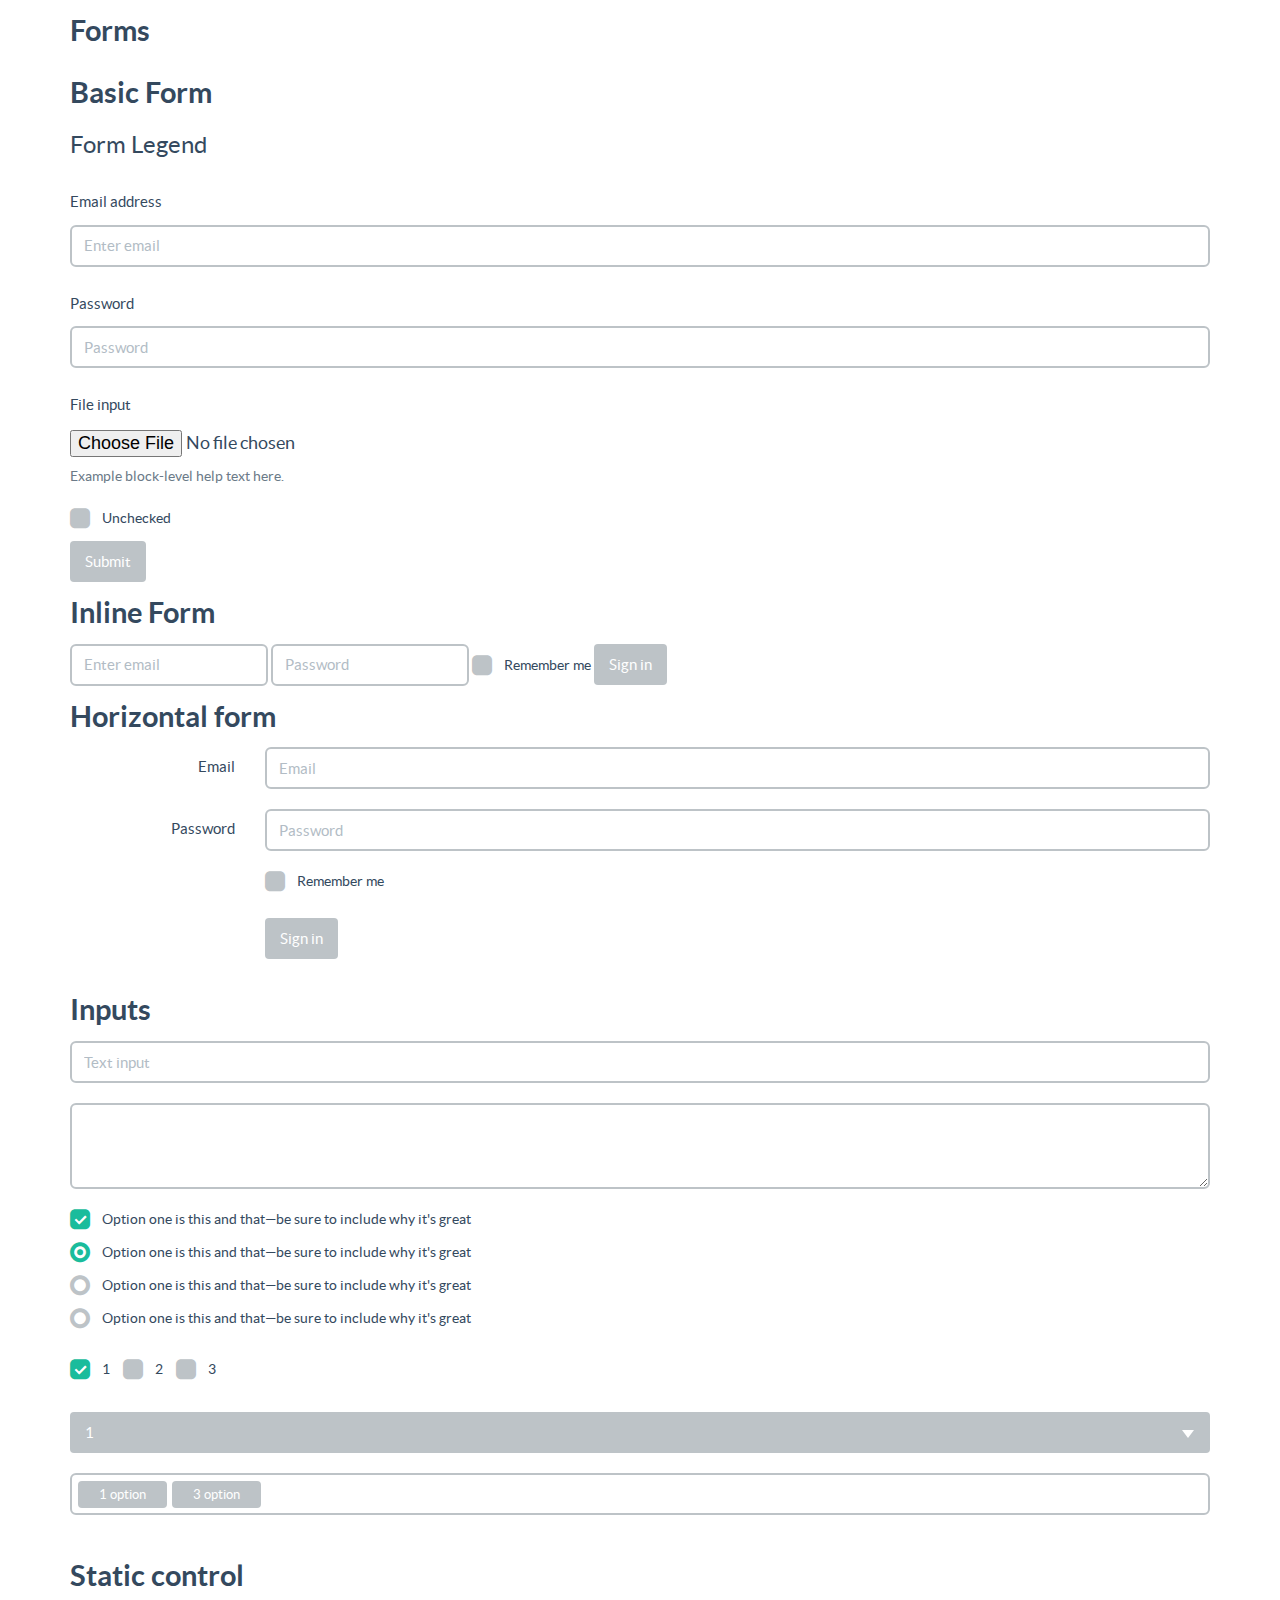
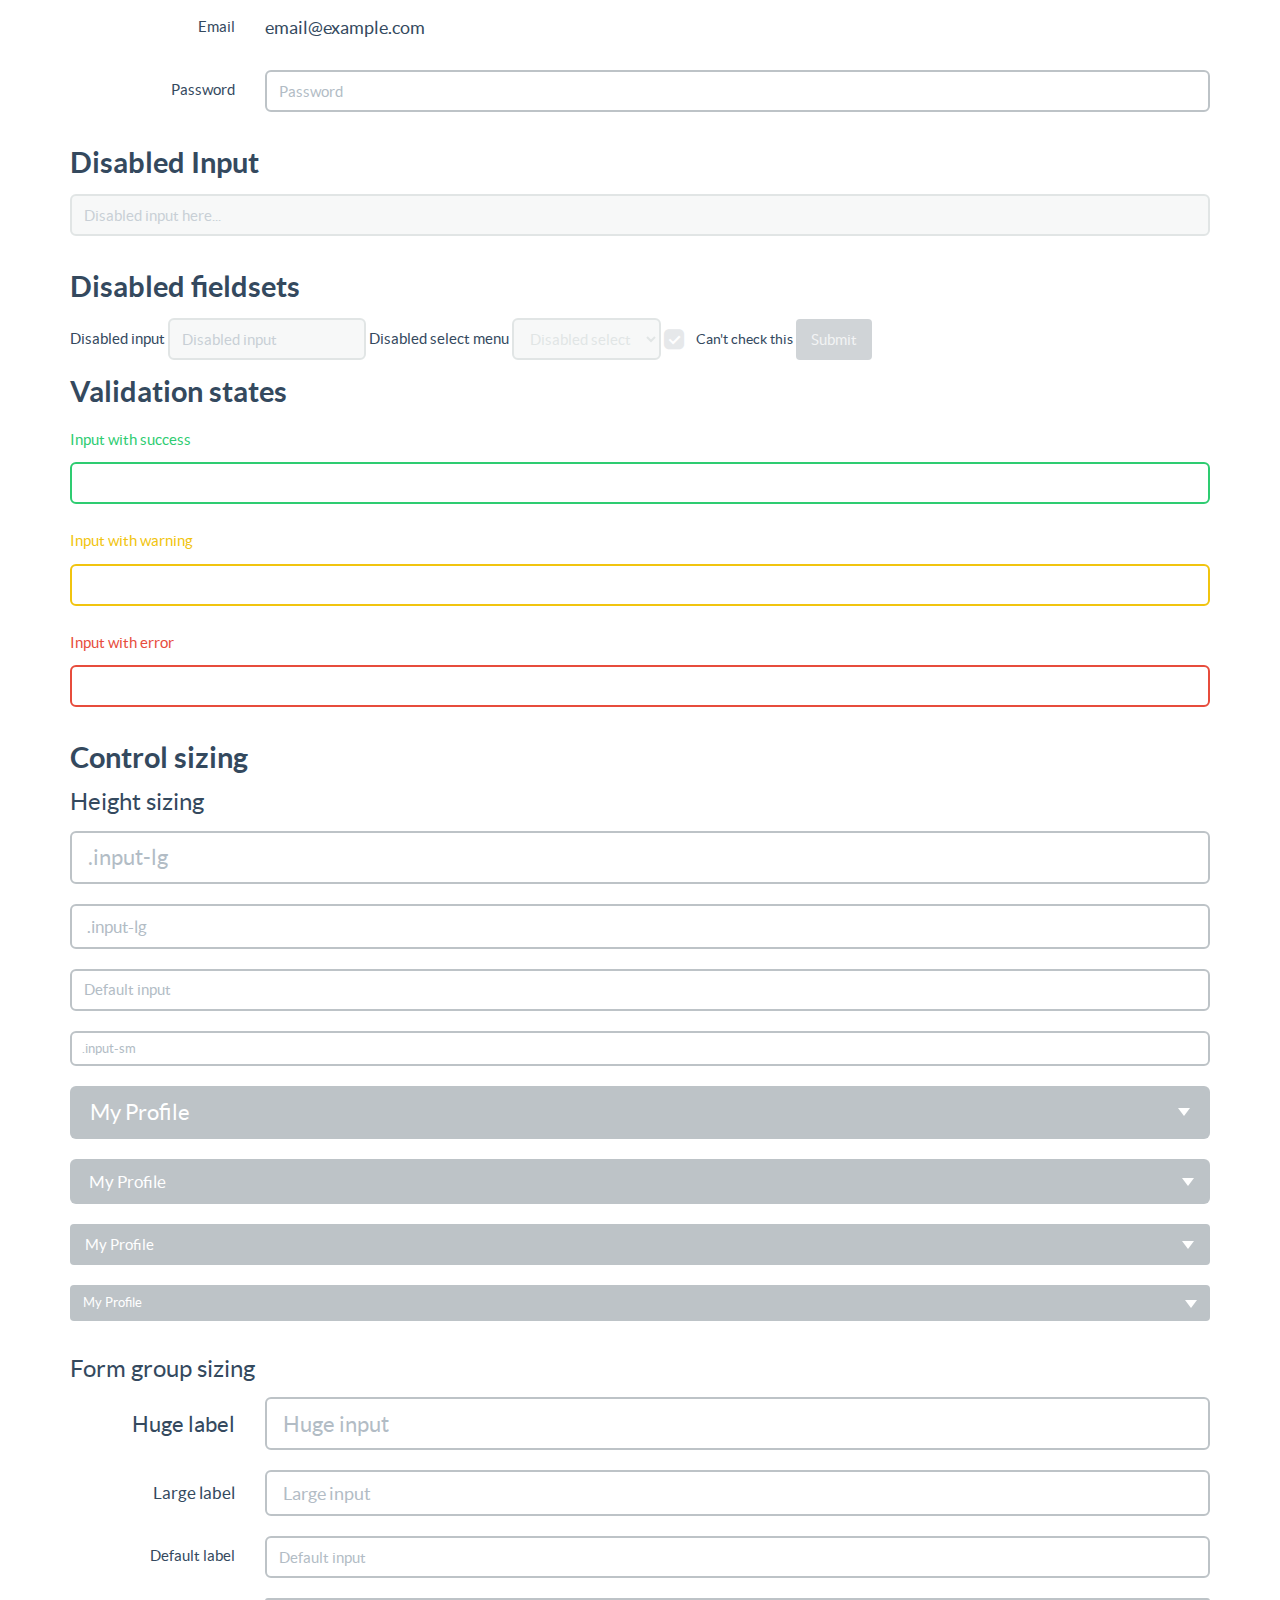
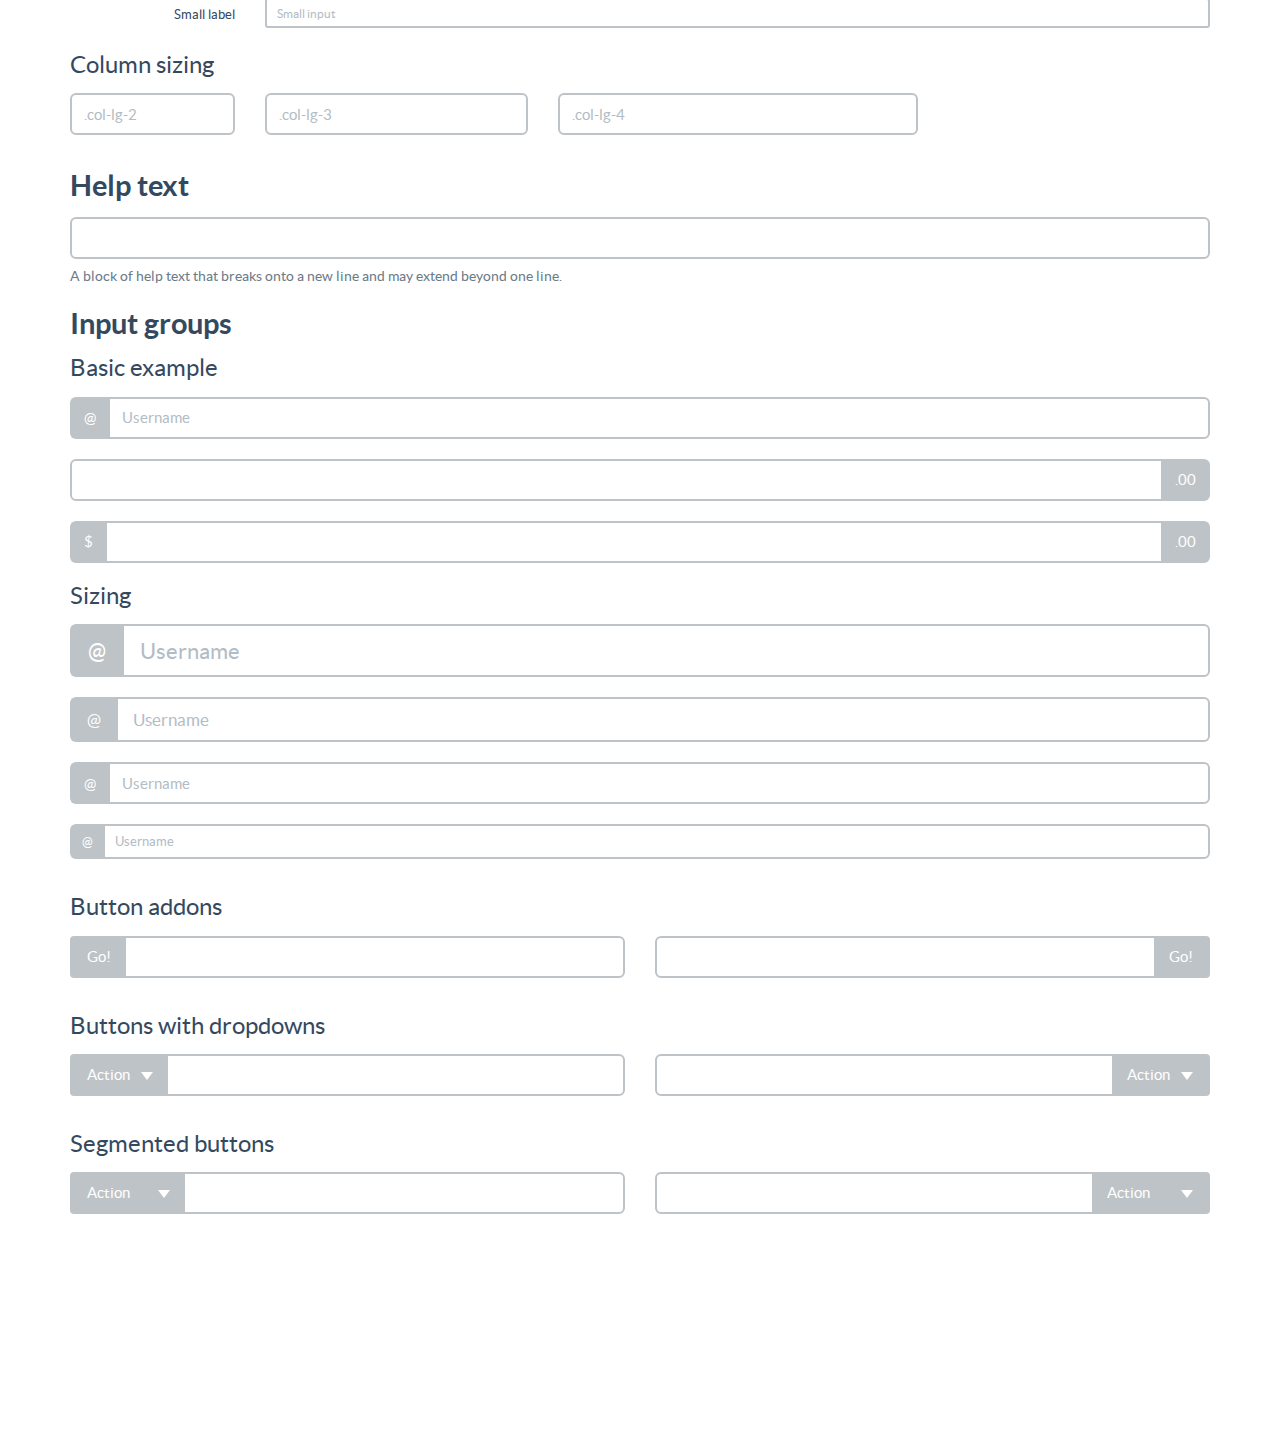
<file: Flat-UI/docs/examples/forms.html>
<!DOCTYPE html>
<html lang="en">
  <head>
    <meta charset="utf-8">
    <title>Flat UI Free</title>
    <meta name="viewport" content="width=device-width, initial-scale=1.0">

    <!-- Loading Bootstrap -->
    <link href="../../dist/css/vendor/bootstrap/css/bootstrap.min.css" rel="stylesheet">

    <!-- Loading Flat UI -->
    <link href="../../dist/css/flat-ui.css" rel="stylesheet">

    <link rel="shortcut icon" href="../../dist/img/favicon.ico">

    <!-- HTML5 shim, for IE6-8 support of HTML5 elements. All other JS at the end of file. -->
    <!--[if lt IE 9]>
      <script src="../../dist/js/vendor/html5shiv.js"></script>
      <script src="../../dist/js/vendor/respond.min.js"></script>
    <![endif]-->
  </head>
  <body>

    <style>
      body {
        padding-bottom: 200px;
      }
    </style>

    <div class="container">
      <h4>Forms</h4>
      <div class="row">
        <div class="col-md-12">
          <h4>Basic Form</h4>
          <form role="form">
            <legend>Form Legend</legend>
            <div class="form-group">
              <label for="exampleInputEmail1">Email address</label>
              <input type="email" class="form-control" id="exampleInputEmail1" placeholder="Enter email">
            </div>
            <div class="form-group">
              <label for="exampleInputPassword1">Password</label>
              <input type="password" class="form-control" id="exampleInputPassword1" placeholder="Password">
            </div>
            <div class="form-group">
              <label for="exampleInputFile">File input</label>
              <input type="file" id="exampleInputFile">
              <p class="help-block">Example block-level help text here.</p>
            </div>
            <label class="checkbox" for="checkbox1">
              <input type="checkbox" data-toggle="checkbox" value="" id="checkbox1" required>
              Unchecked
            </label>
            <button type="submit" class="btn btn-default">Submit</button>
          </form>
        </div><!-- /.col-md-12 -->
      </div><!-- /.row -->
      <div class="row">
        <div class="col-md-12">
          <h4>Inline Form</h4>
          <form class="form-inline" role="form">
            <div class="form-group">
              <label class="sr-only" for="exampleInputEmail2">Email address</label>
              <input type="email" class="form-control" id="exampleInputEmail2" placeholder="Enter email">
            </div>
            <div class="form-group">
              <label class="sr-only" for="exampleInputPassword2">Password</label>
              <input type="password" class="form-control" id="exampleInputPassword2" placeholder="Password">
            </div>
            <div class="form-group">
              <label class="checkbox" for="checkbox2">
                <input type="checkbox" data-toggle="checkbox" value="" id="checkbox2" required>
                Remember me
              </label>
            </div>
            <button type="submit" class="btn btn-default">Sign in</button>
          </form>
        </div><!-- /.col-md-12 -->
      </div><!-- /.row -->
      <div class="row">
        <div class="col-md-12">
          <h4>Horizontal form</h4>
          <form class="form-horizontal" role="form">
            <div class="form-group">
              <label for="inputEmail1" class="col-lg-2 control-label">Email</label>
              <div class="col-lg-10">
                <input type="email" class="form-control" id="inputEmail1" placeholder="Email">
              </div>
            </div>
            <div class="form-group">
              <label for="inputPassword1" class="col-lg-2 control-label">Password</label>
              <div class="col-lg-10">
                <input type="password" class="form-control" id="inputPassword1" placeholder="Password">
              </div>
            </div>
            <div class="form-group">
              <div class="col-lg-offset-2 col-lg-10">
                <label class="checkbox" for="checkbox3">
                  <input type="checkbox" data-toggle="checkbox" value="" id="checkbox3" required>
                  Remember me
                </label>
              </div>
            </div>
            <div class="form-group">
              <div class="col-lg-offset-2 col-lg-10">
                <button type="submit" class="btn btn-default">Sign in</button>
              </div>
            </div>
          </form>
        </div><!-- /.col-md-12 -->
      </div><!-- /.row -->
      <div class="row">
        <div class="col-md-12">
          <h4>Inputs</h4>
          <form action="#" class="form">
            <div class="form-group">
              <input type="text" class="form-control" placeholder="Text input">
            </div>
            <div class="form-group">
              <textarea class="form-control" rows="3"></textarea>
            </div>
            <div class="form-group">
              <label class="checkbox" for="checkbox4">
                <input type="checkbox" data-toggle="checkbox" value="" id="checkbox4" required checked>
                 Option one is this and that&mdash;be sure to include why it's great
              </label>
              <label class="radio" for="radio4a">
                <input type="radio" name="optionsRadios" data-toggle="radio" value="" id="radio4a" required checked>
                 Option one is this and that&mdash;be sure to include why it's great
              </label>
              <label class="radio" for="radio4b">
                <input type="radio" name="optionsRadios" data-toggle="radio" value="" id="radio4b" required>
                 Option one is this and that&mdash;be sure to include why it's great
              </label>
              <label class="radio" for="radio4c">
                <input type="radio" name="optionsRadios" data-toggle="radio" value="" id="radio4c" required>
                 Option one is this and that&mdash;be sure to include why it's great
              </label>
            </div>
            <div class="form-group">
              <label class="checkbox checkbox-inline" for="checkbox5a">
                <input type="checkbox" data-toggle="checkbox" value="" id="checkbox5a" required checked> 1
              </label>
              <label class="checkbox checkbox-inline" for="checkbox5b">
                <input type="checkbox" data-toggle="checkbox" value="" id="checkbox5b" required > 2
              </label>
              <label class="checkbox checkbox-inline" for="checkbox5c">
                <input type="checkbox" data-toggle="checkbox" value="" id="checkbox5c" required > 3
              </label>
            </div>
            <div class="form-group">
              <select data-toggle="select" class="form-control select select-default">
                <option>1</option>
                <option>2</option>
                <option>3</option>
                <option>4</option>
                <option>5</option>
              </select>
            </div>
            <div class="form-group">
              <select data-toggle="select" multiple class="form-control multiselect multiselect-default mrs mbm">
                <option value="0" selected>1 option</option>
                <option value="1">2 option</option>
                <option value="2" selected>3 option</option>
                <option value="3">4 option</option>
                <option value="4">5 option</option>
              </select>
            </div>
          </form>
        </div>
      </div><!-- /.row -->
      <div class="row">
        <div class="col-md-12">
          <h4>Static control</h4>
          <form class="form-horizontal" role="form">
            <div class="form-group">
              <label class="col-lg-2 control-label">Email</label>
              <div class="col-lg-10">
                <p class="form-control-static">email@example.com</p>
              </div>
            </div>
            <div class="form-group">
              <label for="inputPassword" class="col-lg-2 control-label">Password</label>
              <div class="col-lg-10">
                <input type="password" class="form-control" id="inputPassword" placeholder="Password">
              </div>
            </div>
          </form>
        </div>
      </div><!-- /.row -->
      <div class="row">
        <div class="col-md-12">
          <h4>Disabled Input</h4>
          <form action="#" class="form">
            <div class="form-group">
              <input class="form-control" id="disabledInput" type="text" placeholder="Disabled input here..." disabled>
            </div>
          </form>
        </div>
      </div><!-- /.row -->
      <div class="row">
        <div class="col-md-12">
          <h4>Disabled fieldsets</h4>
          <form class="form-inline" role="form">
            <fieldset disabled>
              <div class="form-group">
                <label for="disabledTextInput">Disabled input</label>
                <input type="text" id="disabledTextInput" class="form-control" placeholder="Disabled input">
              </div>
              <div class="form-group">
                <label for="disabledSelect">Disabled select menu</label>
                <select id="disabledSelect" class="form-control">
                  <option>Disabled select</option>
                </select>
              </div>
              <label class="checkbox checkbox-inline" for="checkbox6">
                <input type="checkbox" data-toggle="checkbox" value="" id="checkbox6" required checked> Can't check this
              </label>
              <button type="submit" class="btn btn-primary">Submit</button>
            </fieldset>
          </form>
        </div>
      </div><!-- /.row -->
      <div class="row">
        <div class="col-md-12">
          <h4>Validation states</h4>
          <div class="form-group has-success">
            <label class="control-label" for="inputSuccess">Input with success</label>
            <input type="text" class="form-control" id="inputSuccess">
          </div>
          <div class="form-group has-warning">
            <label class="control-label" for="inputWarning">Input with warning</label>
            <input type="text" class="form-control" id="inputWarning">
          </div>
          <div class="form-group has-error">
            <label class="control-label" for="inputError">Input with error</label>
            <input type="text" class="form-control" id="inputError">
          </div>
        </div>
      </div><!-- /.row -->
      <div class="row">
        <div class="col-md-12">
          <h4>Control sizing</h4>
          <h6>Height sizing</h6>
          <div class="form-group">
            <input class="form-control input-hg" type="text" placeholder=".input-lg">
          </div>
          <div class="form-group">
            <input class="form-control input-lg" type="text" placeholder=".input-lg">
          </div>
          <div class="form-group">
            <input class="form-control" type="text" placeholder="Default input">
          </div>
          <div class="form-group">
            <input class="form-control input-sm" type="text" placeholder=".input-sm">
          </div>

          <div class="form-group">
            <select data-toggle="select" class="form-control select select-default select-hg">
              <optgroup label="Profile">
                <option value="0">My Profile</option>
                <option value="1">My Friends</option>
              </optgroup>
              <optgroup label="System">
                <option value="2">Messages</option>
                <option value="3">My Settings</option>
                <option value="4" class="highlighted">Logout</option>
              </optgroup>
            </select>
          </div>
          <div class="form-group">
            <select data-toggle="select" class="form-control select select-default select-lg">
              <optgroup label="Profile">
                <option value="0">My Profile</option>
                <option value="1">My Friends</option>
              </optgroup>
              <optgroup label="System">
                <option value="2">Messages</option>
                <option value="3">My Settings</option>
                <option value="4" class="highlighted">Logout</option>
              </optgroup>
            </select>
          </div>
          <div class="form-group">
            <select data-toggle="select" class="form-control select select-default">
              <optgroup label="Profile">
                <option value="0">My Profile</option>
                <option value="1">My Friends</option>
              </optgroup>
              <optgroup label="System">
                <option value="2">Messages</option>
                <option value="3">My Settings</option>
                <option value="4" class="highlighted">Logout</option>
              </optgroup>
            </select>
          </div>
          <div class="form-group">
            <select data-toggle="select" class="form-control select select-default select-sm">
              <optgroup label="Profile">
                <option value="0">My Profile</option>
                <option value="1">My Friends</option>
              </optgroup>
              <optgroup label="System">
                <option value="2">Messages</option>
                <option value="3">My Settings</option>
                <option value="4" class="highlighted">Logout</option>
              </optgroup>
            </select>
          </div>
        </div>
      </div>
      <h6>Form group sizing</h6>
      <form class="form-horizontal" role="form">
        <div class="form-group form-group-hg">
          <label class="col-sm-2 control-label" for="formGroupInputHuge">Huge label</label>
          <div class="col-sm-10">
            <input class="form-control" type="text" id="formGroupInputHuge" placeholder="Huge input">
          </div>
        </div>
        <div class="form-group form-group-lg">
          <label class="col-sm-2 control-label" for="formGroupInputLarge">Large label</label>
          <div class="col-sm-10">
            <input class="form-control" type="text" id="formGroupInputLarge" placeholder="Large input">
          </div>
        </div>
        <div class="form-group">
          <label class="col-sm-2 control-label" for="formGroupInputDefault">Default label</label>
          <div class="col-sm-10">
            <input class="form-control" type="text" id="formGroupInputDefault" placeholder="Default input">
          </div>
        </div>
        <div class="form-group form-group-sm">
          <label class="col-sm-2 control-label" for="formGroupInputSmall">Small label</label>
          <div class="col-sm-10">
            <input class="form-control" type="text" id="formGroupInputSmall" placeholder="Small input">
          </div>
        </div>
      </form>
      <h6>Column sizing</h6>
      <div class="row">
        <div class="col-lg-2">
          <div class="form-group">
            <input type="text" class="form-control" placeholder=".col-lg-2">
          </div><!-- /.form-group -->
        </div>
        <div class="col-lg-3">
          <div class="form-group">
            <input type="text" class="form-control" placeholder=".col-lg-3">
          </div><!-- /.form-group -->
        </div>
        <div class="col-lg-4">
          <div class="form-group">
            <input type="text" class="form-control" placeholder=".col-lg-4">
          </div><!-- /.form-group -->
        </div>
      </div>
      <div class="row">
        <div class="col-md-12">
          <h4>Help text</h4>
          <form class="form">
            <input type="text" class="form-control">
            <span class="help-block">A block of help text that breaks onto a new line and may extend beyond one line.</span>
          </form>
        </div>
      </div>
      <div class="row">
        <div class="col-md-12">
          <h4>Input groups</h4>
          <h6>Basic example</h6>
          <div class="form-group">
            <div class="input-group">
              <span class="input-group-addon">@</span>
              <input type="text" class="form-control" placeholder="Username">
            </div>
          </div>
          <div class="form-group">
            <div class="input-group">
              <input type="text" class="form-control">
              <span class="input-group-addon">.00</span>
            </div>
          </div>
          <div class="form-group">
            <div class="input-group">
              <span class="input-group-addon">$</span>
              <input type="text" class="form-control">
              <span class="input-group-addon">.00</span>
            </div>
          </div>
          <h6>Sizing</h6>
          <div class="form-group">
            <div class="input-group input-group-hg">
              <span class="input-group-addon">@</span>
              <input type="text" class="form-control input-hg" placeholder="Username">
            </div>
          </div>
          <div class="form-group">
            <div class="input-group input-group-lg">
              <span class="input-group-addon">@</span>
              <input type="text" class="form-control input-lg" placeholder="Username">
            </div>
          </div>

          <div class="form-group">
            <div class="input-group">
              <span class="input-group-addon">@</span>
              <input type="text" class="form-control" placeholder="Username">
            </div>
          </div>

          <div class="form-group">
            <div class="input-group input-group-sm">
              <span class="input-group-addon">@</span>
              <input type="text" class="form-control" placeholder="Username">
            </div>
          </div>

        </div>
      </div><!-- /.row -->
      <h6>Button addons</h6>
      <div class="row">
        <div class="col-lg-6">
          <div class="form-group">
            <div class="input-group">
              <span class="input-group-btn">
                <button class="btn btn-default" type="button">Go!</button>
              </span>
              <input type="text" class="form-control">
            </div><!-- /input-group -->
          </div>
        </div><!-- /.col-lg-6 -->
        <div class="col-lg-6">
          <div class="form-group">
            <div class="input-group">
              <input type="text" class="form-control">
              <span class="input-group-btn">
                <button class="btn btn-default" type="button">Go!</button>
              </span>
            </div><!-- /input-group -->
          </div><!-- /.form-group -->
        </div><!-- /.col-lg-6 -->
      </div><!-- /.row -->
      <h6>Buttons with dropdowns</h6>
      <div class="row">
        <div class="col-lg-6">
          <div class="form-group">
            <div class="input-group">
              <div class="input-group-btn">
                <button type="button" class="btn btn-default dropdown-toggle" data-toggle="dropdown">Action <span class="caret"></span></button>
                <ul class="dropdown-menu">
                  <li><a href="#">Action</a></li>
                  <li><a href="#">Another action</a></li>
                  <li><a href="#">Something else here</a></li>
                  <li class="divider"></li>
                  <li><a href="#">Separated link</a></li>
                </ul>
              </div><!-- /btn-group -->
              <input type="text" class="form-control">
            </div><!-- /input-group -->
          </div><!-- /.form-group -->
        </div><!-- /.col-lg-6 -->
        <div class="col-lg-6">
          <div class="form-group">
            <div class="input-group">
              <input type="text" class="form-control">
              <div class="input-group-btn">
                <button type="button" class="btn btn-default dropdown-toggle" data-toggle="dropdown">Action <span class="caret"></span></button>
                <ul class="dropdown-menu pull-right">
                  <li><a href="#">Action</a></li>
                  <li><a href="#">Another action</a></li>
                  <li><a href="#">Something else here</a></li>
                  <li class="divider"></li>
                  <li><a href="#">Separated link</a></li>
                </ul>
              </div><!-- /btn-group -->
            </div><!-- /input-group -->
          </div><!-- /.form-group -->
        </div><!-- /.col-lg-6 -->
      </div><!-- /.row -->
      <h6>Segmented buttons</h6>
      <div class="row">
        <div class="col-lg-6">
          <div class="form-group">
            <div class="input-group">
              <div class="input-group-btn">
                <button tabindex="-1" class="btn btn-default" type="button">Action</button>
                <button tabindex="-1" data-toggle="dropdown" class="btn btn-default dropdown-toggle" type="button">
                  <span class="caret"></span>
                </button>
                <ul role="menu" class="dropdown-menu">
                  <li><a href="#">Action</a></li>
                  <li><a href="#">Another action</a></li>
                  <li><a href="#">Something else here</a></li>
                  <li class="divider"></li>
                  <li><a href="#">Separated link</a></li>
                </ul>
              </div>
              <input type="text" class="form-control">
            </div><!-- /.input-group -->
          </div><!-- /.form-group -->
        </div><!-- /.col-lg-6 -->
        <div class="col-lg-6">
          <div class="form-group">
            <div class="input-group">
              <input type="text" class="form-control">
              <div class="input-group-btn">
                <button tabindex="-1" class="btn btn-default" type="button">Action</button>
                <button tabindex="-1" data-toggle="dropdown" class="btn btn-default dropdown-toggle" type="button">
                  <span class="caret"></span>
                </button>
                <ul role="menu" class="dropdown-menu pull-right">
                  <li><a href="#">Action</a></li>
                  <li><a href="#">Another action</a></li>
                  <li><a href="#">Something else here</a></li>
                  <li class="divider"></li>
                  <li><a href="#">Separated link</a></li>
                </ul>
              </div>
            </div><!-- /.input-group -->
          </div><!-- /.form-group -->
        </div><!-- /.col-lg-6 -->
      </div><!-- /.row -->
    </div><!-- /.container -->

    <!-- jQuery (necessary for Bootstrap's JavaScript plugins) -->
    <script src="../../dist/js/vendor/jquery.min.js"></script>
    <!-- Include all compiled plugins (below), or include individual files as needed -->
    <script src="../../dist/js/flat-ui.min.js"></script>

    <script src="../assets/js/application.js"></script>

  </body>
</html>
</file>
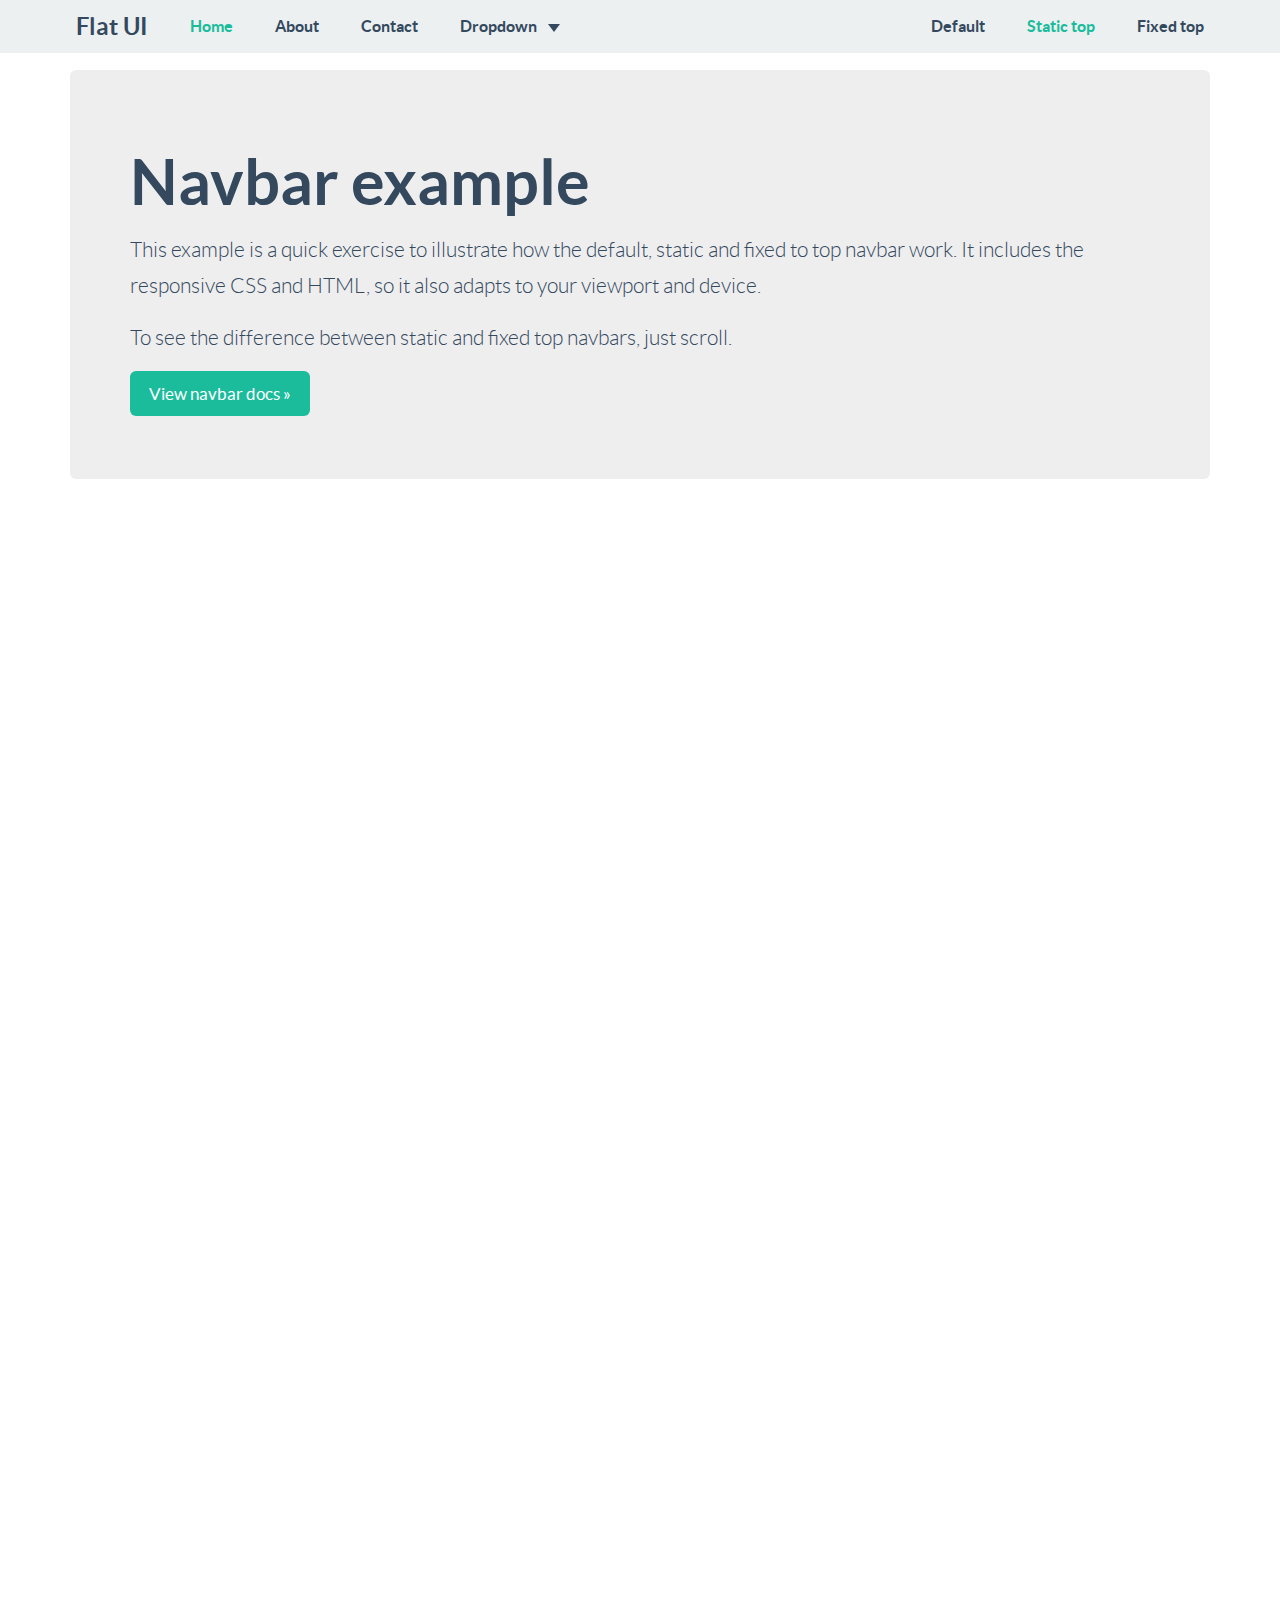
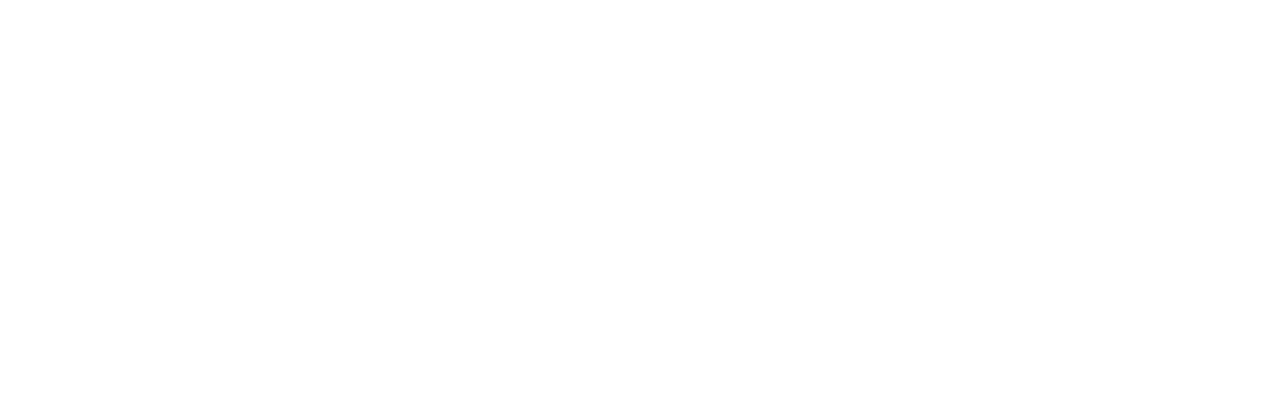
<file: Flat-UI/docs/examples/navbar-fixed-top.html>
<!DOCTYPE html>
<html lang="en">
  <head>
    <meta charset="utf-8">
    <title>Flat UI Free</title>
    <meta name="viewport" content="width=device-width, initial-scale=1.0">

    <!-- Loading Bootstrap -->
    <link href="../../dist/css/vendor/bootstrap/css/bootstrap.min.css" rel="stylesheet">

    <!-- Loading Flat UI -->
    <link href="../../dist/css/flat-ui.css" rel="stylesheet">

    <link rel="shortcut icon" href="../../dist/img/favicon.ico">

    <!-- HTML5 shim, for IE6-8 support of HTML5 elements. All other JS at the end of file. -->
    <!--[if lt IE 9]>
      <script src="../../dist/js/vendor/html5shiv.js"></script>
      <script src="../../dist/js/vendor/respond.min.js"></script>
    <![endif]-->
  </head>
  <body>
    <style>
      body {
        min-height: 2000px;
        padding-top: 70px;
      }
    </style>

    <!-- Static navbar -->
    <div class="navbar navbar-default navbar-fixed-top" role="navigation">
      <div class="container">
        <div class="navbar-header">
          <button type="button" class="navbar-toggle" data-toggle="collapse" data-target=".navbar-collapse">
            <span class="sr-only">Toggle navigation</span>
          </button>
          <a class="navbar-brand" href="#">Flat UI</a>
        </div>
        <div class="navbar-collapse collapse">
          <ul class="nav navbar-nav">
            <li class="active"><a href="#">Home</a></li>
            <li><a href="#about">About</a></li>
            <li><a href="#contact">Contact</a></li>
            <li class="dropdown">
              <a href="#" class="dropdown-toggle" data-toggle="dropdown">Dropdown <b class="caret"></b></a>
              <ul class="dropdown-menu">
                <li><a href="#">Action</a></li>
                <li><a href="#">Another action</a></li>
                <li><a href="#">Something else here</a></li>
                <li class="divider"></li>
                <li class="dropdown-header">Nav header</li>
                <li><a href="#">Separated link</a></li>
                <li><a href="#">One more separated link</a></li>
              </ul>
            </li>
          </ul>
          <ul class="nav navbar-nav navbar-right">
            <li><a href="../navbar/">Default</a></li>
            <li class="active"><a href="./">Static top</a></li>
            <li><a href="../navbar-fixed-top/">Fixed top</a></li>
          </ul>
        </div><!--/.nav-collapse -->
      </div>
    </div>


    <div class="container">

      <!-- Main component for a primary marketing message or call to action -->
      <div class="jumbotron">
        <h1>Navbar example</h1>
        <p>This example is a quick exercise to illustrate how the default, static and fixed to top navbar work. It includes the responsive CSS and HTML, so it also adapts to your viewport and device.</p>
        <p>To see the difference between static and fixed top navbars, just scroll.</p>
        <p>
          <a class="btn btn-lg btn-primary" href="../../components/#navbar" role="button">View navbar docs &raquo;</a>
        </p>
      </div>

    </div> <!-- /container -->

    <!-- jQuery (necessary for Bootstrap's JavaScript plugins) -->
    <script src="../../dist/js/vendor/jquery.min.js"></script>
    <!-- Include all compiled plugins (below), or include individual files as needed -->
    <script src="../../dist/js/flat-ui.min.js"></script>

    <script src="../assets/js/application.js"></script>

  </body>
</html>
</file>
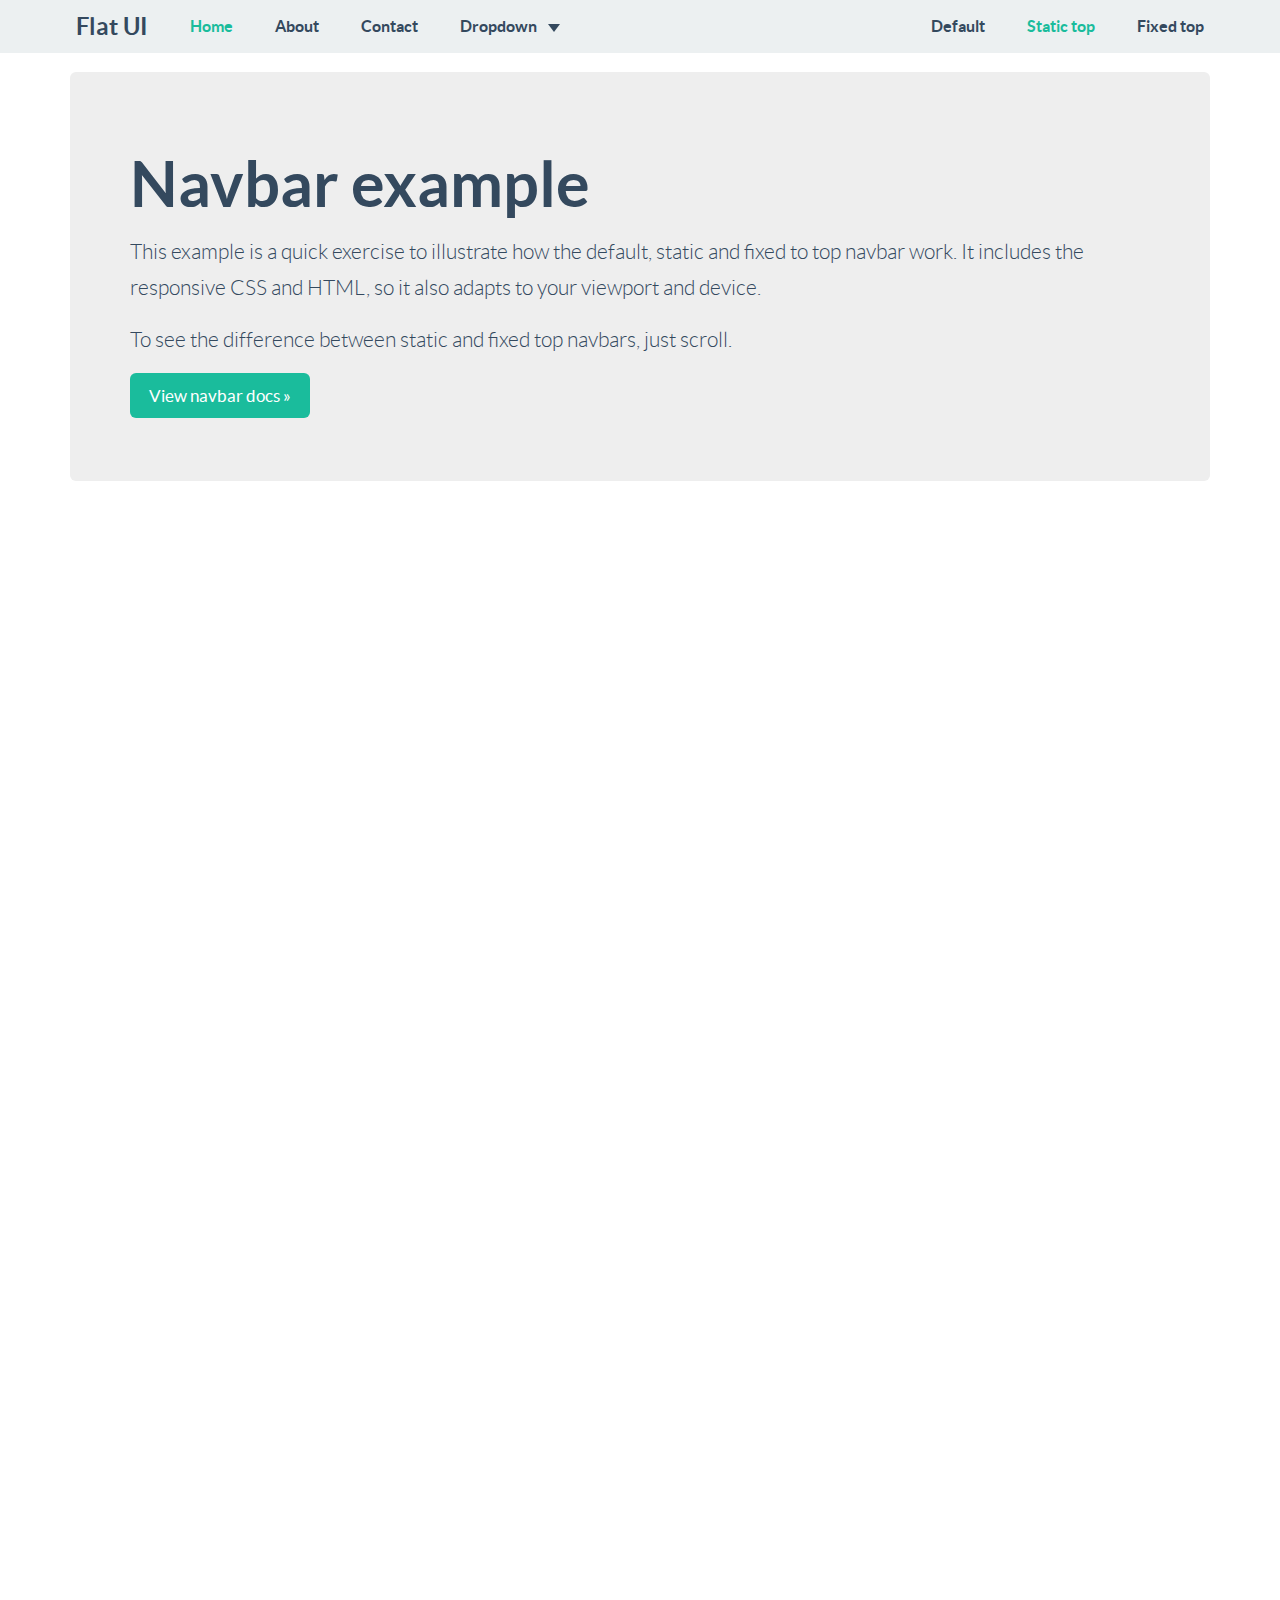
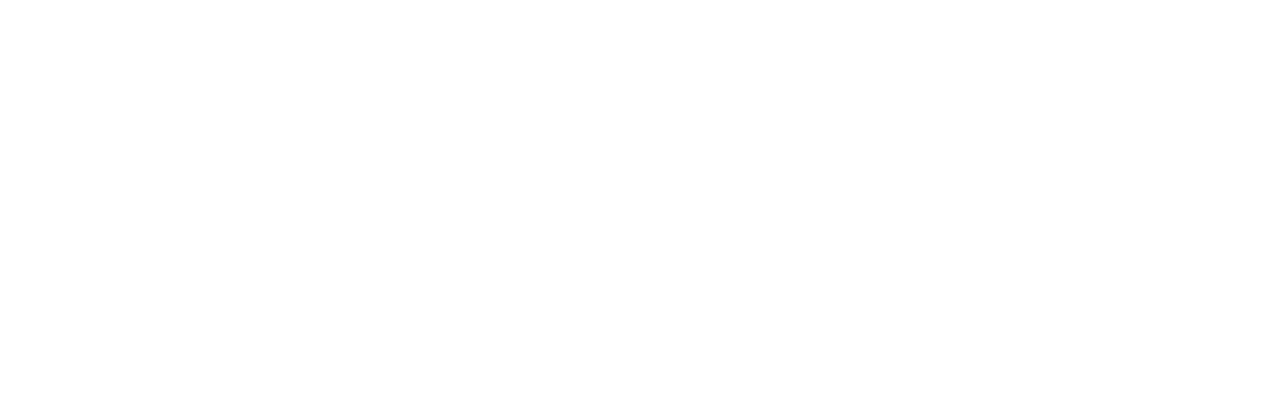
<file: Flat-UI/docs/examples/navbar-static-top.html>
<!DOCTYPE html>
<html lang="en">
  <head>
    <meta charset="utf-8">
    <title>Flat UI Free</title>
    <meta name="viewport" content="width=device-width, initial-scale=1.0">

    <!-- Loading Bootstrap -->
    <link href="../../dist/css/vendor/bootstrap/css/bootstrap.min.css" rel="stylesheet">

    <!-- Loading Flat UI -->
    <link href="../../dist/css/flat-ui.css" rel="stylesheet">

    <link rel="shortcut icon" href="../../dist/img/favicon.ico">

    <!-- HTML5 shim, for IE6-8 support of HTML5 elements. All other JS at the end of file. -->
    <!--[if lt IE 9]>
      <script src="../../dist/js/vendor/html5shiv.js"></script>
      <script src="../../dist/js/vendor/respond.min.js"></script>
    <![endif]-->
  </head>
  <body>
    <style>
      body {
        min-height: 2000px;
      }

      .navbar-static-top {
        margin-bottom: 19px;
      }
    </style>

    <!-- Static navbar -->
    <div class="navbar navbar-default navbar-static-top" role="navigation">
      <div class="container">
        <div class="navbar-header">
          <button type="button" class="navbar-toggle" data-toggle="collapse" data-target=".navbar-collapse">
            <span class="sr-only">Toggle navigation</span>
          </button>
          <a class="navbar-brand" href="#">Flat UI</a>
        </div>
        <div class="navbar-collapse collapse">
          <ul class="nav navbar-nav">
            <li class="active"><a href="#">Home</a></li>
            <li><a href="#about">About</a></li>
            <li><a href="#contact">Contact</a></li>
            <li class="dropdown">
              <a href="#" class="dropdown-toggle" data-toggle="dropdown">Dropdown <b class="caret"></b></a>
              <ul class="dropdown-menu">
                <li><a href="#">Action</a></li>
                <li><a href="#">Another action</a></li>
                <li><a href="#">Something else here</a></li>
                <li class="divider"></li>
                <li class="dropdown-header">Nav header</li>
                <li><a href="#">Separated link</a></li>
                <li><a href="#">One more separated link</a></li>
              </ul>
            </li>
          </ul>
          <ul class="nav navbar-nav navbar-right">
            <li><a href="../navbar/">Default</a></li>
            <li class="active"><a href="./">Static top</a></li>
            <li><a href="../navbar-fixed-top/">Fixed top</a></li>
          </ul>
        </div><!--/.nav-collapse -->
      </div>
    </div>


    <div class="container">

      <!-- Main component for a primary marketing message or call to action -->
      <div class="jumbotron">
        <h1>Navbar example</h1>
        <p>This example is a quick exercise to illustrate how the default, static and fixed to top navbar work. It includes the responsive CSS and HTML, so it also adapts to your viewport and device.</p>
        <p>To see the difference between static and fixed top navbars, just scroll.</p>
        <p>
          <a class="btn btn-lg btn-primary" href="../../components/#navbar" role="button">View navbar docs &raquo;</a>
        </p>
      </div>

    </div> <!-- /container -->

    <!-- jQuery (necessary for Bootstrap's JavaScript plugins) -->
    <script src="../../dist/js/vendor/jquery.min.js"></script>
    <!-- Include all compiled plugins (below), or include individual files as needed -->
    <script src="../../dist/js/flat-ui.min.js"></script>

    <script src="../assets/js/application.js"></script>

  </body>
</html>
</file>
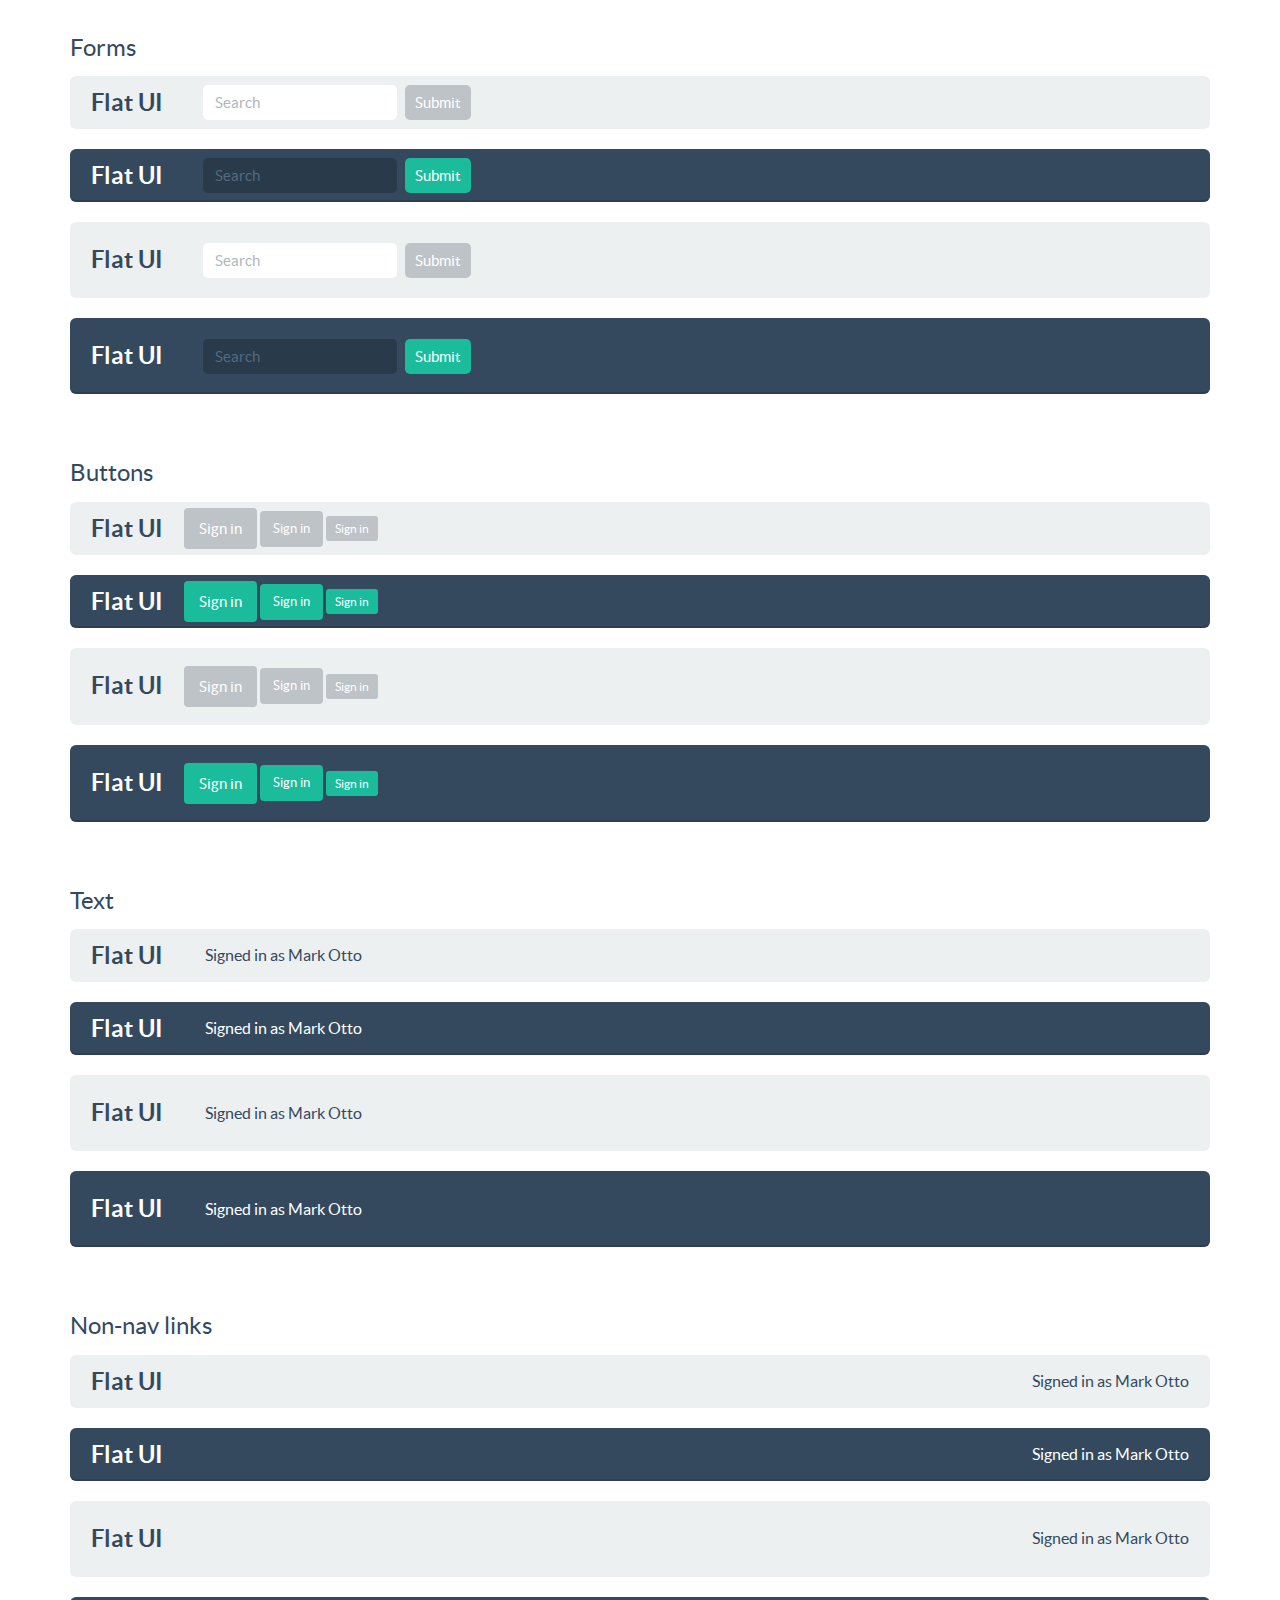
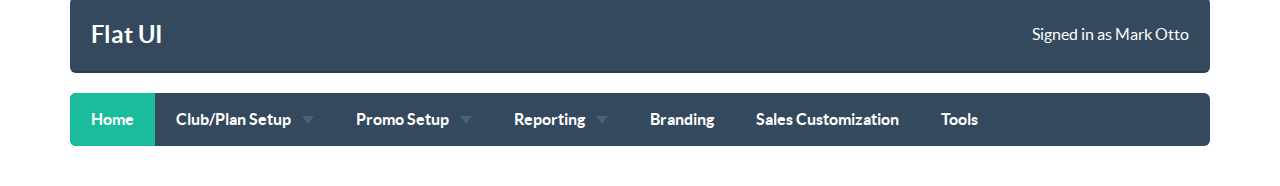
<file: Flat-UI/docs/examples/navbars-with-elements.html>
<!DOCTYPE html>
<html lang="en">
  <head>
    <meta charset="utf-8">
    <title>Flat UI Free</title>
    <meta name="viewport" content="width=device-width, initial-scale=1.0">

    <!-- Loading Bootstrap -->
    <link href="../../dist/css/vendor/bootstrap/css/bootstrap.min.css" rel="stylesheet">

    <!-- Loading Flat UI -->
    <link href="../../dist/css/flat-ui.css" rel="stylesheet">

    <link rel="shortcut icon" href="../../dist/img/favicon.ico">

    <!-- HTML5 shim, for IE6-8 support of HTML5 elements. All other JS at the end of file. -->
    <!--[if lt IE 9]>
      <script src="../../dist/js/vendor/html5shiv.js"></script>
      <script src="../../dist/js/vendor/respond.min.js"></script>
    <![endif]-->
  </head>
  <body>
    <style>
      body {
          padding-bottom: 20px;
          padding-top: 20px;
      }
      .navbar {
          margin-bottom: 20px;
      }
    </style>
    <div class="container">
      <h6>Forms</h6>
      <nav role="navigation" class="navbar navbar-default">
        <div class="navbar-header">
          <button data-target="#bs-example-navbar-collapse-2" data-toggle="collapse" class="navbar-toggle" type="button">
            <span class="sr-only">Toggle navigation</span>
            <span class="icon-bar"></span>
            <span class="icon-bar"></span>
            <span class="icon-bar"></span>
          </button>
          <a href="#" class="navbar-brand">Flat UI</a>
        </div>
        <div id="bs-example-navbar-collapse-2" class="collapse navbar-collapse">
          <form role="search" class="navbar-form navbar-left">
            <div class="form-group">
              <input type="text" placeholder="Search" class="form-control">
            </div>
            <button class="btn btn-default" type="submit">Submit</button>
          </form>
        </div>
      </nav>
      <nav role="navigation" class="navbar navbar-inverse navbar-embossed">
        <div class="navbar-header">
          <button data-target="#bs-example-navbar-collapse-3" data-toggle="collapse" class="navbar-toggle" type="button">
            <span class="sr-only">Toggle navigation</span>
            <span class="icon-bar"></span>
            <span class="icon-bar"></span>
            <span class="icon-bar"></span>
          </button>
          <a href="#" class="navbar-brand">Flat UI</a>
        </div>
        <div id="bs-example-navbar-collapse-3" class="collapse navbar-collapse">
          <form role="search" class="navbar-form navbar-left">
            <div class="form-group">
              <input type="text" placeholder="Search" class="form-control">
            </div>
            <button class="btn btn-default" type="submit">Submit</button>
          </form>
        </div>
      </nav>
      <nav role="navigation" class="navbar navbar-default navbar-lg">
        <div class="navbar-header">
          <button data-target="#bs-example-navbar-collapse-4" data-toggle="collapse" class="navbar-toggle" type="button">
            <span class="sr-only">Toggle navigation</span>
            <span class="icon-bar"></span>
            <span class="icon-bar"></span>
            <span class="icon-bar"></span>
          </button>
          <a href="#" class="navbar-brand">Flat UI</a>
        </div>
        <div id="bs-example-navbar-collapse-4" class="collapse navbar-collapse">
          <form role="search" class="navbar-form navbar-left">
            <div class="form-group">
              <input type="text" placeholder="Search" class="form-control">
            </div>
            <button class="btn btn-default" type="submit">Submit</button>
          </form>
        </div>
      </nav>
      <nav role="navigation" class="navbar navbar-inverse navbar-embossed navbar-lg">
        <div class="navbar-header">
          <button data-target="#bs-example-navbar-collapse-5" data-toggle="collapse" class="navbar-toggle" type="button">
            <span class="sr-only">Toggle navigation</span>
            <span class="icon-bar"></span>
            <span class="icon-bar"></span>
            <span class="icon-bar"></span>
          </button>
          <a href="#" class="navbar-brand">Flat UI</a>
        </div>
        <div id="bs-example-navbar-collapse-5" class="collapse navbar-collapse">
          <form role="search" class="navbar-form navbar-left">
            <div class="form-group">
              <input type="text" placeholder="Search" class="form-control">
            </div>
            <button class="btn btn-default" type="submit">Submit</button>
          </form>
        </div>
      </nav>
      <br>
      <h6>Buttons</h6>
      <nav role="navigation" class="navbar navbar-default">
        <div class="navbar-header">
          <button data-target="#bs-example-navbar-collapse-6" data-toggle="collapse" class="navbar-toggle" type="button">
            <span class="sr-only">Toggle navigation</span>
            <span class="icon-bar"></span>
            <span class="icon-bar"></span>
            <span class="icon-bar"></span>
          </button>
          <a href="#" class="navbar-brand">Flat UI</a>
        </div>
        <div id="bs-example-navbar-collapse-6" class="collapse navbar-collapse">
          <button class="btn btn-default navbar-btn" type="button">Sign in</button>
          <button class="btn btn-default navbar-btn btn-sm" type="button">Sign in</button>
          <button class="btn btn-default navbar-btn btn-xs" type="button">Sign in</button>
        </div>
      </nav>
      <nav role="navigation" class="navbar navbar-inverse navbar-embossed">
        <div class="navbar-header">
          <button data-target="#bs-example-navbar-collapse-7" data-toggle="collapse" class="navbar-toggle" type="button">
            <span class="sr-only">Toggle navigation</span>
            <span class="icon-bar"></span>
            <span class="icon-bar"></span>
            <span class="icon-bar"></span>
          </button>
          <a href="#" class="navbar-brand">Flat UI</a>
        </div>
        <div id="bs-example-navbar-collapse-7" class="collapse navbar-collapse">
          <button class="btn btn-default navbar-btn" type="button">Sign in</button>
          <button class="btn btn-default navbar-btn btn-sm" type="button">Sign in</button>
          <button class="btn btn-default navbar-btn btn-xs" type="button">Sign in</button>
        </div>
      </nav>
      <nav role="navigation" class="navbar navbar-default navbar-lg">
        <div class="navbar-header">
          <button data-target="#bs-example-navbar-collapse-8" data-toggle="collapse" class="navbar-toggle" type="button">
            <span class="sr-only">Toggle navigation</span>
            <span class="icon-bar"></span>
            <span class="icon-bar"></span>
            <span class="icon-bar"></span>
          </button>
          <a href="#" class="navbar-brand">Flat UI</a>
        </div>
        <div id="bs-example-navbar-collapse-8" class="collapse navbar-collapse">
          <button class="btn btn-default navbar-btn" type="button">Sign in</button>
          <button class="btn btn-default navbar-btn btn-sm" type="button">Sign in</button>
          <button class="btn btn-default navbar-btn btn-xs" type="button">Sign in</button>
        </div>
      </nav>
      <nav role="navigation" class="navbar navbar-inverse navbar-embossed navbar-lg">
        <div class="navbar-header">
          <button data-target="#bs-example-navbar-collapse-9" data-toggle="collapse" class="navbar-toggle" type="button">
            <span class="sr-only">Toggle navigation</span>
            <span class="icon-bar"></span>
            <span class="icon-bar"></span>
            <span class="icon-bar"></span>
          </button>
          <a href="#" class="navbar-brand">Flat UI</a>
        </div>
        <div id="bs-example-navbar-collapse-9" class="collapse navbar-collapse">
          <button class="btn btn-default navbar-btn" type="button">Sign in</button>
          <button class="btn btn-default navbar-btn btn-sm" type="button">Sign in</button>
          <button class="btn btn-default navbar-btn btn-xs" type="button">Sign in</button>
        </div>
      </nav>
      <br>
      <h6>Text</h6>
      <nav role="navigation" class="navbar navbar-default">
        <div class="navbar-header">
          <button data-target="#bs-example-navbar-collapse-10" data-toggle="collapse" class="navbar-toggle" type="button">
            <span class="sr-only">Toggle navigation</span>
            <span class="icon-bar"></span>
            <span class="icon-bar"></span>
            <span class="icon-bar"></span>
          </button>
          <a href="#" class="navbar-brand">Flat UI</a>
        </div>
        <div id="bs-example-navbar-collapse-10" class="collapse navbar-collapse">
          <p class="navbar-text">Signed in as Mark Otto</p>
        </div>
      </nav>
      <nav role="navigation" class="navbar navbar-inverse navbar-embossed">
        <div class="navbar-header">
          <button data-target="#bs-example-navbar-collapse-11" data-toggle="collapse" class="navbar-toggle" type="button">
            <span class="sr-only">Toggle navigation</span>
            <span class="icon-bar"></span>
            <span class="icon-bar"></span>
            <span class="icon-bar"></span>
          </button>
          <a href="#" class="navbar-brand">Flat UI</a>
        </div>
        <div id="bs-example-navbar-collapse-11" class="collapse navbar-collapse">
          <p class="navbar-text">Signed in as Mark Otto</p>
        </div>
      </nav>
      <nav role="navigation" class="navbar navbar-default navbar-lg">
        <div class="navbar-header">
          <button data-target="#bs-example-navbar-collapse-12" data-toggle="collapse" class="navbar-toggle" type="button">
            <span class="sr-only">Toggle navigation</span>
            <span class="icon-bar"></span>
            <span class="icon-bar"></span>
            <span class="icon-bar"></span>
          </button>
          <a href="#" class="navbar-brand">Flat UI</a>
        </div>
        <div id="bs-example-navbar-collapse-12" class="collapse navbar-collapse">
          <p class="navbar-text">Signed in as Mark Otto</p>
        </div>
      </nav>
      <nav role="navigation" class="navbar navbar-inverse navbar-embossed navbar-lg">
        <div class="navbar-header">
          <button data-target="#bs-example-navbar-collapse-13" data-toggle="collapse" class="navbar-toggle" type="button">
            <span class="sr-only">Toggle navigation</span>
            <span class="icon-bar"></span>
            <span class="icon-bar"></span>
            <span class="icon-bar"></span>
          </button>
          <a href="#" class="navbar-brand">Flat UI</a>
        </div>
        <div id="bs-example-navbar-collapse-13" class="collapse navbar-collapse">
          <p class="navbar-text">Signed in as Mark Otto</p>
        </div>
      </nav>
      <br>
      <h6>Non-nav links</h6>
      <nav role="navigation" class="navbar navbar-default">
        <div class="navbar-header">
          <button data-target="#bs-example-navbar-collapse-14" data-toggle="collapse" class="navbar-toggle" type="button">
            <span class="sr-only">Toggle navigation</span>
            <span class="icon-bar"></span>
            <span class="icon-bar"></span>
            <span class="icon-bar"></span>
          </button>
          <a href="#" class="navbar-brand">Flat UI</a>
        </div>
        <div id="bs-example-navbar-collapse-14" class="collapse navbar-collapse">
          <p class="navbar-text navbar-right">Signed in as <a class="navbar-link" href="#">Mark Otto</a></p>
        </div>
      </nav>
      <nav role="navigation" class="navbar navbar-inverse navbar-embossed">
        <div class="navbar-header">
          <button data-target="#bs-example-navbar-collapse-15" data-toggle="collapse" class="navbar-toggle" type="button">
            <span class="sr-only">Toggle navigation</span>
            <span class="icon-bar"></span>
            <span class="icon-bar"></span>
            <span class="icon-bar"></span>
          </button>
          <a href="#" class="navbar-brand">Flat UI</a>
        </div>
        <div id="bs-example-navbar-collapse-15" class="collapse navbar-collapse">
          <p class="navbar-text navbar-right">Signed in as <a class="navbar-link" href="#">Mark Otto</a></p>
        </div>
      </nav>
      <nav role="navigation" class="navbar navbar-default navbar-lg">
        <div class="navbar-header">
          <button data-target="#bs-example-navbar-collapse-16" data-toggle="collapse" class="navbar-toggle" type="button">
            <span class="sr-only">Toggle navigation</span>
            <span class="icon-bar"></span>
            <span class="icon-bar"></span>
            <span class="icon-bar"></span>
          </button>
          <a href="#" class="navbar-brand">Flat UI</a>
        </div>
        <div id="bs-example-navbar-collapse-16" class="collapse navbar-collapse">
          <p class="navbar-text navbar-right">Signed in as <a class="navbar-link" href="#">Mark Otto</a></p>
        </div>
      </nav>
      <nav role="navigation" class="navbar navbar-inverse navbar-embossed navbar-lg">
        <div class="navbar-header">
          <button data-target="#bs-example-navbar-collapse-17" data-toggle="collapse" class="navbar-toggle" type="button">
            <span class="sr-only">Toggle navigation</span>
            <span class="icon-bar"></span>
            <span class="icon-bar"></span>
            <span class="icon-bar"></span>
          </button>
          <a href="#" class="navbar-brand">Flat UI</a>
        </div>
        <div id="bs-example-navbar-collapse-17" class="collapse navbar-collapse">
          <p class="navbar-text navbar-right">Signed in as <a class="navbar-link" href="#">Mark Otto</a></p>
        </div>
      </nav>

      <div class="row">
              <div class="col-md-12">
                  <nav class="navbar navbar-inverse" role="navigation">
                      <div class="navbar-header">
                         <button type="button" class="navbar-toggle" data-toggle="collapse" data-target=".navbar-collapse-01">
                             <span class="sr-only">Toggle navigation</span>
                             <span class="icon-bar"></span>
                             <span class="icon-bar"></span>
                             <span class="icon-bar"></span>
                          </button>
                      </div>
                      <div class="collapse navbar-collapse navbar-collapse-01">
                            <ul class="nav navbar-nav navbar-left">
                              <li class="active"><a href="index.html">Home</a></li>
                              <li class="dropdown">
                                <a href="#fakelink" class="dropdown-toggle" data-toggle="dropdown">
                                  Club/Plan Setup
                                  <span class="caret"></span>
                                </a>
                                    <ul class="dropdown-menu">
                                      <li><a href="#fakelink">Configure Clubs</a></li>
                                      <li> <a href="#fakelink">Configure Feature Plans</a></li>
                                    </ul> <!-- /Sub menu -->
                              </li>
                              <li class="dropdown">
                                   <a href="#fakelink" class="dropdown-toggle" data-toggle="dropdown">
                                      Promo Setup
                                      <span class="caret"></span>
                                    </a>
                                    <ul class="dropdown-menu">
                                      <li><a href="#fakelink">View Promo List</a></li>
                                      <li> <a href="#fakelink">Add Edit Promo</a></li>
                                      <li><a href="#fakelink">Promo Details</a></li>
                                    </ul> <!-- /Sub menu -->
                              </li>
                              <li class="dropdown">
                                   <a href="#fakelink" class="dropdown-toggle" data-toggle="dropdown">
                                      Reporting
                                      <span class="caret"></span>
                                    </a>
                                    <ul class="dropdown-menu">
                                      <li><a href="#fakelink">Analytics</a></li>
                                      <li> <a href="#fakelink">Sales Report</a></li>
                                    </ul> <!-- /Sub menu -->
                              </li>
                              <li><a href="#fakelink">Branding</a></li>
                              <li><a href="#fakelink">Sales Customization</a></li>
                              <li><a href="#fakelink">Tools</a></li>
                            </ul>
                     </div><!--/.nav -->
                     </nav>
              </div>
        </div>

    </div>
    <!-- /.container -->


    <!-- jQuery (necessary for Bootstrap's JavaScript plugins) -->
    <script src="../../dist/js/vendor/jquery.min.js"></script>
    <!-- Include all compiled plugins (below), or include individual files as needed -->
    <script src="../../dist/js/flat-ui.min.js"></script>

    <script src="../assets/js/application.js"></script>


  </body>
</html>
</file>
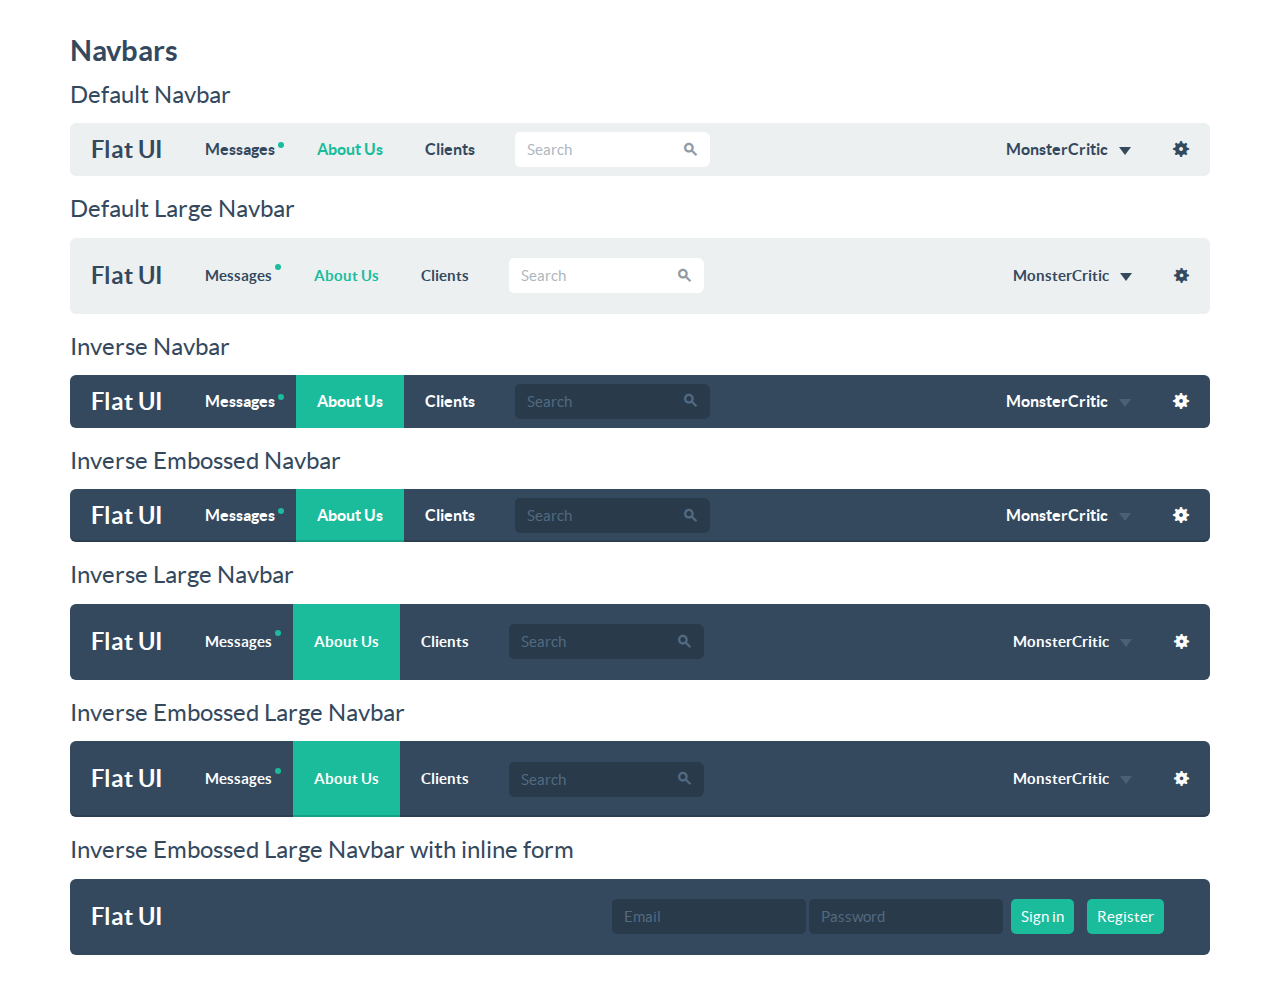
<file: Flat-UI/docs/examples/navbars.html>
<!DOCTYPE html>
<html lang="en">
  <head>
    <meta charset="utf-8">
    <title>Flat UI Free</title>
    <meta name="viewport" content="width=device-width, initial-scale=1.0">

    <!-- Loading Bootstrap -->
    <link href="../../dist/css/vendor/bootstrap/css/bootstrap.min.css" rel="stylesheet">

    <!-- Loading Flat UI -->
    <link href="../../dist/css/flat-ui.css" rel="stylesheet">

    <link rel="shortcut icon" href="../../dist/img/favicon.ico">

    <!-- HTML5 shim, for IE6-8 support of HTML5 elements. All other JS at the end of file. -->
    <!--[if lt IE 9]>
      <script src="../../dist/js/vendor/html5shiv.js"></script>
      <script src="../../dist/js/vendor/respond.min.js"></script>
    <![endif]-->
  </head>
  <body>
    <style>
      body {
          padding-bottom: 20px;
          padding-top: 20px;
      }
      .navbar {
          margin-bottom: 20px;
      }
    </style>
    <div class="container">

      <h4>Navbars</h4>

      <h6>Default Navbar</h6>

      <nav class="navbar navbar-default" role="navigation">
        <!-- Brand and toggle get grouped for better mobile display -->
        <div class="navbar-header">
          <button type="button" class="navbar-toggle" data-toggle="collapse" data-target="#navbar-collapse-3">
            <span class="sr-only">Toggle navigation</span>
          </button>
          <a class="navbar-brand" href="#">Flat UI</a>
        </div>

        <!-- Collect the nav links, forms, and other content for toggling -->
        <div class="collapse navbar-collapse" id="navbar-collapse-3">
          <ul class="nav navbar-nav">
            <li><a href="#">Messages<span class="navbar-unread">1</span></a></li>
            <li class="active"><a href="#">About Us</a></li>
            <li><a href="#">Clients</a></li>
           </ul>
          <form class="navbar-form navbar-left" action="#" role="search">
            <div class="form-group">
              <div class="input-group">
                <input class="form-control" id="navbarInput-01" type="search" placeholder="Search">
                <span class="input-group-btn">
                  <button type="submit" class="btn"><span class="fui-search"></span></button>
                </span>
              </div>
            </div>
          </form>
          <ul class="nav navbar-nav navbar-right">
            <li class="dropdown">
              <a href="#" class="dropdown-toggle" data-toggle="dropdown">MonsterCritic <b class="caret"></b></a>
              <ul class="dropdown-menu">
                <li><a href="#">Action</a></li>
                <li><a href="#">Another action</a></li>
                <li><a href="#">Something else here</a></li>
                <li class="divider"></li>
                <li><a href="#">Separated link</a></li>
              </ul>
            </li>
            <li><a href="#"><span class="visible-sm visible-xs">Settings<span class="fui-gear"></span></span><span class="visible-md visible-lg"><span class="fui-gear"></span></span></a></li>
          </ul>
        </div><!-- /.navbar-collapse -->
      </nav>

      <h6>Default Large Navbar</h6>

      <nav class="navbar navbar-default navbar-lg" role="navigation">
        <!-- Brand and toggle get grouped for better mobile display -->
        <div class="navbar-header">
          <button type="button" class="navbar-toggle" data-toggle="collapse" data-target="#navbar-collapse-4">
            <span class="sr-only">Toggle navigation</span>
          </button>
          <a class="navbar-brand" href="#">Flat UI</a>
        </div>

        <!-- Collect the nav links, forms, and other content for toggling -->
        <div class="collapse navbar-collapse" id="navbar-collapse-4">
          <ul class="nav navbar-nav">
            <li><a href="#">Messages<span class="navbar-unread">1</span></a></li>
            <li class="active"><a href="#">About Us</a></li>
            <li><a href="#">Clients</a></li>
           </ul>
          <form class="navbar-form navbar-left" action="#" role="search">
            <div class="form-group">
              <div class="input-group">
                <input class="form-control" id="navbarInput-01" type="search" placeholder="Search">
                <span class="input-group-btn">
                  <button type="submit" class="btn"><span class="fui-search"></span></button>
                </span>
              </div>
            </div>
          </form>
          <ul class="nav navbar-nav navbar-right">
            <li class="dropdown">
              <a href="#" class="dropdown-toggle" data-toggle="dropdown">MonsterCritic <b class="caret"></b></a>
              <ul class="dropdown-menu">
                <li><a href="#">Action</a></li>
                <li><a href="#">Another action</a></li>
                <li><a href="#">Something else here</a></li>
                <li class="divider"></li>
                <li><a href="#">Separated link</a></li>
              </ul>
            </li>
            <li><a href="#"><span class="visible-sm visible-xs">Settings<span class="fui-gear"></span></span><span class="visible-md visible-lg"><span class="fui-gear"></span></span></a></li>
          </ul>
        </div><!-- /.navbar-collapse -->
      </nav>

      <h6>Inverse Navbar</h6>

      <nav class="navbar navbar-inverse" role="navigation">
        <!-- Brand and toggle get grouped for better mobile display -->
        <div class="navbar-header">
          <button type="button" class="navbar-toggle" data-toggle="collapse" data-target="#navbar-collapse-5">
            <span class="sr-only">Toggle navigation</span>
          </button>
          <a class="navbar-brand" href="#">Flat UI</a>
        </div>

        <!-- Collect the nav links, forms, and other content for toggling -->
        <div class="collapse navbar-collapse" id="navbar-collapse-5">
          <ul class="nav navbar-nav">
            <li><a href="#">Messages<span class="navbar-unread">1</span></a></li>
            <li class="active"><a href="#">About Us</a></li>
            <li><a href="#">Clients</a></li>
           </ul>
          <form class="navbar-form navbar-left" action="#" role="search">
            <div class="form-group">
              <div class="input-group">
                <input class="form-control" id="navbarInput-01" type="search" placeholder="Search">
                <span class="input-group-btn">
                  <button type="submit" class="btn"><span class="fui-search"></span></button>
                </span>
              </div>
            </div>
          </form>
          <ul class="nav navbar-nav navbar-right">
            <li class="dropdown">
              <a href="#" class="dropdown-toggle" data-toggle="dropdown">MonsterCritic <b class="caret"></b></a>
              <ul class="dropdown-menu">
                <li><a href="#">Action</a></li>
                <li><a href="#">Another action</a></li>
                <li><a href="#">Something else here</a></li>
                <li class="divider"></li>
                <li><a href="#">Separated link</a></li>
              </ul>
            </li>
            <li><a href="#"><span class="visible-sm visible-xs">Settings<span class="fui-gear"></span></span><span class="visible-md visible-lg"><span class="fui-gear"></span></span></a></li>
          </ul>
        </div><!-- /.navbar-collapse -->
      </nav>

      <h6>Inverse Embossed Navbar</h6>

      <nav class="navbar navbar-inverse navbar-embossed" role="navigation">
        <!-- Brand and toggle get grouped for better mobile display -->
        <div class="navbar-header">
          <button type="button" class="navbar-toggle" data-toggle="collapse" data-target="#navbar-collapse-6">
            <span class="sr-only">Toggle navigation</span>
          </button>
          <a class="navbar-brand" href="#">Flat UI</a>
        </div>

        <!-- Collect the nav links, forms, and other content for toggling -->
        <div class="collapse navbar-collapse" id="navbar-collapse-6">
          <ul class="nav navbar-nav">
            <li><a href="#">Messages<span class="navbar-unread">1</span></a></li>
            <li class="active"><a href="#">About Us</a></li>
            <li><a href="#">Clients</a></li>
           </ul>
          <form class="navbar-form navbar-left" action="#" role="search">
            <div class="form-group">
              <div class="input-group">
                <input class="form-control" id="navbarInput-01" type="search" placeholder="Search">
                <span class="input-group-btn">
                  <button type="submit" class="btn"><span class="fui-search"></span></button>
                </span>
              </div>
            </div>
          </form>
          <ul class="nav navbar-nav navbar-right">
            <li class="dropdown">
              <a href="#" class="dropdown-toggle" data-toggle="dropdown">MonsterCritic <b class="caret"></b></a>
              <ul class="dropdown-menu">
                <li><a href="#">Action</a></li>
                <li><a href="#">Another action</a></li>
                <li><a href="#">Something else here</a></li>
                <li class="divider"></li>
                <li><a href="#">Separated link</a></li>
              </ul>
            </li>
            <li><a href="#"><span class="visible-sm visible-xs">Settings<span class="fui-gear"></span></span><span class="visible-md visible-lg"><span class="fui-gear"></span></span></a></li>
          </ul>
        </div><!-- /.navbar-collapse -->
      </nav>

      <h6>Inverse Large Navbar</h6>

      <nav class="navbar navbar-inverse navbar-lg" role="navigation">
        <!-- Brand and toggle get grouped for better mobile display -->
        <div class="navbar-header">
          <button type="button" class="navbar-toggle" data-toggle="collapse" data-target="#navbar-collapse-7">
            <span class="sr-only">Toggle navigation</span>
          </button>
          <a class="navbar-brand" href="#">Flat UI</a>
        </div>

        <!-- Collect the nav links, forms, and other content for toggling -->
        <div class="collapse navbar-collapse" id="navbar-collapse-7">
          <ul class="nav navbar-nav">
            <li><a href="#">Messages<span class="navbar-unread">1</span></a></li>
            <li class="active"><a href="#">About Us</a></li>
            <li><a href="#">Clients</a></li>
           </ul>
          <form class="navbar-form navbar-left" action="#" role="search">
            <div class="form-group">
              <div class="input-group">
                <input class="form-control" id="navbarInput-01" type="search" placeholder="Search">
                <span class="input-group-btn">
                  <button type="submit" class="btn"><span class="fui-search"></span></button>
                </span>
              </div>
            </div>
          </form>
          <ul class="nav navbar-nav navbar-right">
            <li class="dropdown">
              <a href="#" class="dropdown-toggle" data-toggle="dropdown">MonsterCritic <b class="caret"></b></a>
              <ul class="dropdown-menu">
                <li><a href="#">Action</a></li>
                <li><a href="#">Another action</a></li>
                <li><a href="#">Something else here</a></li>
                <li class="divider"></li>
                <li><a href="#">Separated link</a></li>
              </ul>
            </li>
            <li><a href="#"><span class="visible-sm visible-xs">Settings<span class="fui-gear"></span></span><span class="visible-md visible-lg"><span class="fui-gear"></span></span></a></li>
          </ul>
        </div><!-- /.navbar-collapse -->
      </nav>

      <h6>Inverse Embossed Large Navbar</h6>

      <nav class="navbar navbar-inverse navbar-lg navbar-embossed" role="navigation">
        <!-- Brand and toggle get grouped for better mobile display -->
        <div class="navbar-header">
          <button type="button" class="navbar-toggle" data-toggle="collapse" data-target="#navbar-collapse-8">
            <span class="sr-only">Toggle navigation</span>
          </button>
          <a class="navbar-brand" href="#">Flat UI</a>
        </div>

        <!-- Collect the nav links, forms, and other content for toggling -->
        <div class="collapse navbar-collapse" id="navbar-collapse-8">
          <ul class="nav navbar-nav">
            <li><a href="#">Messages<span class="navbar-unread">1</span></a></li>
            <li class="active"><a href="#">About Us</a></li>
            <li><a href="#">Clients</a></li>
           </ul>
          <form class="navbar-form navbar-left" action="#" role="search">
            <div class="form-group">
              <div class="input-group">
                <input class="form-control" id="navbarInput-01" type="search" placeholder="Search">
                <span class="input-group-btn">
                  <button type="submit" class="btn"><span class="fui-search"></span></button>
                </span>
              </div>
            </div>
          </form>
          <ul class="nav navbar-nav navbar-right">
            <li class="dropdown">
              <a href="#" class="dropdown-toggle" data-toggle="dropdown">MonsterCritic <b class="caret"></b></a>
              <ul class="dropdown-menu">
                <li><a href="#">Action</a></li>
                <li><a href="#">Another action</a></li>
                <li><a href="#">Something else here</a></li>
                <li class="divider"></li>
                <li><a href="#">Separated link</a></li>
              </ul>
            </li>
            <li><a href="#"><span class="visible-sm visible-xs">Settings<span class="fui-gear"></span></span><span class="visible-md visible-lg"><span class="fui-gear"></span></span></a></li>
          </ul>
        </div><!-- /.navbar-collapse -->
      </nav>


      <h6>Inverse Embossed Large Navbar with inline form</h6>

      <nav class="navbar navbar-inverse navbar-lg navbar-embossed" role="navigation">
        <div class="container-fluid">
          <div class="navbar-header">
            <button type="button" class="navbar-toggle" data-toggle="collapse" data-target="#navbar-collapse-9">
              <span class="sr-only">Toggle navigation</span>
              <span class="icon-bar"></span>
              <span class="icon-bar"></span>
              <span class="icon-bar"></span>
            </button>
            <a class="navbar-brand" href="#">Flat UI</a>
          </div>
          <div class="navbar-collapse collapse" id="navbar-collapse-9">
            <form class="navbar-form navbar-right" role="form">
              <div class="form-group">
                <input type="text" placeholder="Email" class="form-control">
              </div>
              <div class="form-group">
                <input type="password" placeholder="Password" class="form-control">
              </div>
              <button type="submit" class="btn btn-success">Sign in</button>
              <button type="submit" class="btn btn-danger">Register</button>
            </form>

          </div><!--/.navbar-collapse -->
        </div>
      </nav>




    </div>
    <!-- /.container-fluid -->

    <!-- jQuery (necessary for Bootstrap's JavaScript plugins) -->
    <script src="../../dist/js/vendor/jquery.min.js"></script>
    <!-- Include all compiled plugins (below), or include individual files as needed -->
    <script src="../../dist/js/flat-ui.min.js"></script>

    <script src="../assets/js/application.js"></script>

  </body>
</html>
</file>
<file: Flat-UI/dist/css/flat-ui.css>
@font-face {
  font-family: 'Lato';
  src: url('../fonts/lato/lato-black.eot');
  src: url('../fonts/lato/lato-black.eot?#iefix') format('embedded-opentype'), url('../fonts/lato/lato-black.woff') format('woff'), url('../fonts/lato/lato-black.ttf') format('truetype'), url('../fonts/lato/lato-black.svg#latoblack') format('svg');
  font-weight: 900;
  font-style: normal;
}
@font-face {
  font-family: 'Lato';
  src: url('../fonts/lato/lato-bold.eot');
  src: url('../fonts/lato/lato-bold.eot?#iefix') format('embedded-opentype'), url('../fonts/lato/lato-bold.woff') format('woff'), url('../fonts/lato/lato-bold.ttf') format('truetype'), url('../fonts/lato/lato-bold.svg#latobold') format('svg');
  font-weight: bold;
  font-style: normal;
}
@font-face {
  font-family: 'Lato';
  src: url('../fonts/lato/lato-bolditalic.eot');
  src: url('../fonts/lato/lato-bolditalic.eot?#iefix') format('embedded-opentype'), url('../fonts/lato/lato-bolditalic.woff') format('woff'), url('../fonts/lato/lato-bolditalic.ttf') format('truetype'), url('../fonts/lato/lato-bolditalic.svg#latobold-italic') format('svg');
  font-weight: bold;
  font-style: italic;
}
@font-face {
  font-family: 'Lato';
  src: url('../fonts/lato/lato-italic.eot');
  src: url('../fonts/lato/lato-italic.eot?#iefix') format('embedded-opentype'), url('../fonts/lato/lato-italic.woff') format('woff'), url('../fonts/lato/lato-italic.ttf') format('truetype'), url('../fonts/lato/lato-italic.svg#latoitalic') format('svg');
  font-weight: normal;
  font-style: italic;
}
@font-face {
  font-family: 'Lato';
  src: url('../fonts/lato/lato-light.eot');
  src: url('../fonts/lato/lato-light.eot?#iefix') format('embedded-opentype'), url('../fonts/lato/lato-light.woff') format('woff'), url('../fonts/lato/lato-light.ttf') format('truetype'), url('../fonts/lato/lato-light.svg#latolight') format('svg');
  font-weight: 300;
  font-style: normal;
}
@font-face {
  font-family: 'Lato';
  src: url('../fonts/lato/lato-regular.eot');
  src: url('../fonts/lato/lato-regular.eot?#iefix') format('embedded-opentype'), url('../fonts/lato/lato-regular.woff') format('woff'), url('../fonts/lato/lato-regular.ttf') format('truetype'), url('../fonts/lato/lato-regular.svg#latoregular') format('svg');
  font-weight: normal;
  font-style: normal;
}
@font-face {
  font-family: 'Flat-UI-Icons';
  src: url('../fonts/glyphicons/flat-ui-icons-regular.eot');
  src: url('../fonts/glyphicons/flat-ui-icons-regular.eot?#iefix') format('embedded-opentype'), url('../fonts/glyphicons/flat-ui-icons-regular.woff') format('woff'), url('../fonts/glyphicons/flat-ui-icons-regular.ttf') format('truetype'), url('../fonts/glyphicons/flat-ui-icons-regular.svg#flat-ui-icons-regular') format('svg');
}
[class^="fui-"],
[class*="fui-"] {
  font-family: 'Flat-UI-Icons';
  speak: none;
  font-style: normal;
  font-weight: normal;
  font-variant: normal;
  text-transform: none;
  -webkit-font-smoothing: antialiased;
  -moz-osx-font-smoothing: grayscale;
}
.fui-triangle-up:before {
  content: "\e600";
}
.fui-triangle-down:before {
  content: "\e601";
}
.fui-triangle-up-small:before {
  content: "\e602";
}
.fui-triangle-down-small:before {
  content: "\e603";
}
.fui-triangle-left-large:before {
  content: "\e604";
}
.fui-triangle-right-large:before {
  content: "\e605";
}
.fui-arrow-left:before {
  content: "\e606";
}
.fui-arrow-right:before {
  content: "\e607";
}
.fui-plus:before {
  content: "\e608";
}
.fui-cross:before {
  content: "\e609";
}
.fui-check:before {
  content: "\e60a";
}
.fui-radio-unchecked:before {
  content: "\e60b";
}
.fui-radio-checked:before {
  content: "\e60c";
}
.fui-checkbox-unchecked:before {
  content: "\e60d";
}
.fui-checkbox-checked:before {
  content: "\e60e";
}
.fui-info-circle:before {
  content: "\e60f";
}
.fui-alert-circle:before {
  content: "\e610";
}
.fui-question-circle:before {
  content: "\e611";
}
.fui-check-circle:before {
  content: "\e612";
}
.fui-cross-circle:before {
  content: "\e613";
}
.fui-plus-circle:before {
  content: "\e614";
}
.fui-pause:before {
  content: "\e615";
}
.fui-play:before {
  content: "\e616";
}
.fui-volume:before {
  content: "\e617";
}
.fui-mute:before {
  content: "\e618";
}
.fui-resize:before {
  content: "\e619";
}
.fui-list:before {
  content: "\e61a";
}
.fui-list-thumbnailed:before {
  content: "\e61b";
}
.fui-list-small-thumbnails:before {
  content: "\e61c";
}
.fui-list-large-thumbnails:before {
  content: "\e61d";
}
.fui-list-numbered:before {
  content: "\e61e";
}
.fui-list-columned:before {
  content: "\e61f";
}
.fui-list-bulleted:before {
  content: "\e620";
}
.fui-window:before {
  content: "\e621";
}
.fui-windows:before {
  content: "\e622";
}
.fui-loop:before {
  content: "\e623";
}
.fui-cmd:before {
  content: "\e624";
}
.fui-mic:before {
  content: "\e625";
}
.fui-heart:before {
  content: "\e626";
}
.fui-location:before {
  content: "\e627";
}
.fui-new:before {
  content: "\e628";
}
.fui-video:before {
  content: "\e629";
}
.fui-photo:before {
  content: "\e62a";
}
.fui-time:before {
  content: "\e62b";
}
.fui-eye:before {
  content: "\e62c";
}
.fui-chat:before {
  content: "\e62d";
}
.fui-home:before {
  content: "\e62e";
}
.fui-upload:before {
  content: "\e62f";
}
.fui-search:before {
  content: "\e630";
}
.fui-user:before {
  content: "\e631";
}
.fui-mail:before {
  content: "\e632";
}
.fui-lock:before {
  content: "\e633";
}
.fui-power:before {
  content: "\e634";
}
.fui-calendar:before {
  content: "\e635";
}
.fui-gear:before {
  content: "\e636";
}
.fui-bookmark:before {
  content: "\e637";
}
.fui-exit:before {
  content: "\e638";
}
.fui-trash:before {
  content: "\e639";
}
.fui-folder:before {
  content: "\e63a";
}
.fui-bubble:before {
  content: "\e63b";
}
.fui-export:before {
  content: "\e63c";
}
.fui-calendar-solid:before {
  content: "\e63d";
}
.fui-star:before {
  content: "\e63e";
}
.fui-star-2:before {
  content: "\e63f";
}
.fui-credit-card:before {
  content: "\e640";
}
.fui-clip:before {
  content: "\e641";
}
.fui-link:before {
  content: "\e642";
}
.fui-tag:before {
  content: "\e643";
}
.fui-document:before {
  content: "\e644";
}
.fui-image:before {
  content: "\e645";
}
.fui-facebook:before {
  content: "\e646";
}
.fui-youtube:before {
  content: "\e647";
}
.fui-vimeo:before {
  content: "\e648";
}
.fui-twitter:before {
  content: "\e649";
}
.fui-spotify:before {
  content: "\e64a";
}
.fui-skype:before {
  content: "\e64b";
}
.fui-pinterest:before {
  content: "\e64c";
}
.fui-path:before {
  content: "\e64d";
}
.fui-linkedin:before {
  content: "\e64e";
}
.fui-google-plus:before {
  content: "\e64f";
}
.fui-dribbble:before {
  content: "\e650";
}
.fui-behance:before {
  content: "\e651";
}
.fui-stumbleupon:before {
  content: "\e652";
}
.fui-yelp:before {
  content: "\e653";
}
.fui-wordpress:before {
  content: "\e654";
}
.fui-windows-8:before {
  content: "\e655";
}
.fui-vine:before {
  content: "\e656";
}
.fui-tumblr:before {
  content: "\e657";
}
.fui-paypal:before {
  content: "\e658";
}
.fui-lastfm:before {
  content: "\e659";
}
.fui-instagram:before {
  content: "\e65a";
}
.fui-html5:before {
  content: "\e65b";
}
.fui-github:before {
  content: "\e65c";
}
.fui-foursquare:before {
  content: "\e65d";
}
.fui-dropbox:before {
  content: "\e65e";
}
.fui-android:before {
  content: "\e65f";
}
.fui-apple:before {
  content: "\e660";
}
body {
  font-family: "Lato", Helvetica, Arial, sans-serif;
  font-size: 18px;
  line-height: 1.72222;
  color: #34495e;
  background-color: #ffffff;
}
a {
  color: #16a085;
  text-decoration: none;
  -webkit-transition: .25s;
          transition: .25s;
}
a:hover,
a:focus {
  color: #1abc9c;
  text-decoration: none;
}
a:focus {
  outline: none;
}
.img-rounded {
  border-radius: 6px;
}
.img-thumbnail {
  padding: 4px;
  line-height: 1.72222;
  background-color: #ffffff;
  border: 2px solid #bdc3c7;
  border-radius: 6px;
  -webkit-transition: all 0.25s ease-in-out;
          transition: all 0.25s ease-in-out;
  display: inline-block;
  max-width: 100%;
  height: auto;
}
.img-comment {
  font-size: 15px;
  line-height: 1.2;
  font-style: italic;
  margin: 24px 0;
}
h1,
h2,
h3,
h4,
h5,
h6,
.h1,
.h2,
.h3,
.h4,
.h5,
.h6 {
  font-family: inherit;
  font-weight: 700;
  line-height: 1.1;
  color: inherit;
}
h1 small,
h2 small,
h3 small,
h4 small,
h5 small,
h6 small,
.h1 small,
.h2 small,
.h3 small,
.h4 small,
.h5 small,
.h6 small {
  color: #e7e9ec;
}
h1,
h2,
h3 {
  margin-top: 30px;
  margin-bottom: 15px;
}
h4,
h5,
h6 {
  margin-top: 15px;
  margin-bottom: 15px;
}
h6 {
  font-weight: normal;
}
h1,
.h1 {
  font-size: 61px;
}
h2,
.h2 {
  font-size: 53px;
}
h3,
.h3 {
  font-size: 40px;
}
h4,
.h4 {
  font-size: 29px;
}
h5,
.h5 {
  font-size: 28px;
}
h6,
.h6 {
  font-size: 24px;
}
p {
  font-size: 18px;
  line-height: 1.72222;
  margin: 0 0 15px;
}
.lead {
  margin-bottom: 30px;
  font-size: 28px;
  line-height: 1.46428571;
  font-weight: 300;
}
@media (min-width: 768px) {
  .lead {
    font-size: 30.006px;
  }
}
small,
.small {
  font-size: 83%;
  line-height: 2.067;
}
.text-muted {
  color: #bdc3c7;
}
.text-inverse {
  color: #ffffff;
}
.text-primary {
  color: #1abc9c;
}
a.text-primary:hover {
  color: #148f77;
}
.text-warning {
  color: #f1c40f;
}
a.text-warning:hover {
  color: #c29d0b;
}
.text-danger {
  color: #e74c3c;
}
a.text-danger:hover {
  color: #d62c1a;
}
.text-success {
  color: #2ecc71;
}
a.text-success:hover {
  color: #25a25a;
}
.text-info {
  color: #3498db;
}
a.text-info:hover {
  color: #217dbb;
}
.bg-primary {
  color: #ffffff;
  background-color: #34495e;
}
a.bg-primary:hover {
  background-color: #222f3d;
}
.bg-success {
  background-color: #dff0d8;
}
a.bg-success:hover {
  background-color: #c1e2b3;
}
.bg-info {
  background-color: #d9edf7;
}
a.bg-info:hover {
  background-color: #afd9ee;
}
.bg-warning {
  background-color: #fcf8e3;
}
a.bg-warning:hover {
  background-color: #f7ecb5;
}
.bg-danger {
  background-color: #f2dede;
}
a.bg-danger:hover {
  background-color: #e4b9b9;
}
.page-header {
  padding-bottom: 14px;
  margin: 60px 0 30px;
  border-bottom: 2px solid #e7e9ec;
}
ul,
ol {
  margin-bottom: 15px;
}
dl {
  margin-bottom: 30px;
}
dt,
dd {
  line-height: 1.72222;
}
@media (min-width: 768px) {
  .dl-horizontal dt {
    width: 160px;
  }
  .dl-horizontal dd {
    margin-left: 180px;
  }
}
abbr[title],
abbr[data-original-title] {
  border-bottom: 1px dotted #bdc3c7;
}
blockquote {
  border-left: 3px solid #e7e9ec;
  padding: 0 0 0 16px;
  margin: 0 0 30px;
}
blockquote p {
  font-size: 20px;
  line-height: 1.55;
  font-weight: normal;
  margin-bottom: .4em;
}
blockquote small,
blockquote .small {
  font-size: 18px;
  line-height: 1.72222;
  font-style: italic;
  color: inherit;
}
blockquote small:before,
blockquote .small:before {
  content: "";
}
blockquote.pull-right {
  padding-right: 16px;
  padding-left: 0;
  border-right: 3px solid #e7e9ec;
  border-left: 0;
}
blockquote.pull-right small:after {
  content: "";
}
address {
  margin-bottom: 30px;
  line-height: 1.72222;
}
sub,
sup {
  font-size: 70%;
}
code,
kbd,
pre,
samp {
  font-family: Monaco, Menlo, Consolas, "Courier New", monospace;
}
code {
  padding: 2px 6px;
  font-size: 85%;
  color: #c7254e;
  background-color: #f9f2f4;
  border-radius: 4px;
}
kbd {
  padding: 2px 6px;
  font-size: 85%;
  color: #ffffff;
  background-color: #34495e;
  border-radius: 4px;
  box-shadow: none;
}
pre {
  padding: 8px;
  margin: 0 0 15px;
  font-size: 13px;
  line-height: 1.72222;
  color: inherit;
  background-color: #ffffff;
  border: 2px solid #e7e9ec;
  border-radius: 6px;
  white-space: pre;
}
.pre-scrollable {
  max-height: 340px;
}
.thumbnail {
  display: block;
  padding: 4px;
  margin-bottom: 5px;
  line-height: 1.72222;
  background-color: #ffffff;
  border: 2px solid #bdc3c7;
  border-radius: 6px;
  -webkit-transition: border 0.25s ease-in-out;
          transition: border 0.25s ease-in-out;
}
.thumbnail > img,
.thumbnail a > img {
  display: block;
  max-width: 100%;
  height: auto;
  margin-left: auto;
  margin-right: auto;
}
a.thumbnail:hover,
a.thumbnail:focus,
a.thumbnail.active {
  border-color: #16a085;
}
.thumbnail .caption {
  padding: 9px;
  color: #34495e;
}
.btn {
  border: none;
  font-size: 15px;
  font-weight: normal;
  line-height: 1.4;
  border-radius: 4px;
  padding: 10px 15px;
  -webkit-font-smoothing: subpixel-antialiased;
  -webkit-transition: border 0.25s linear, color 0.25s linear, background-color 0.25s linear;
          transition: border 0.25s linear, color 0.25s linear, background-color 0.25s linear;
}
.btn:hover,
.btn:focus {
  outline: none;
  color: #ffffff;
}
.btn:active,
.btn.active {
  outline: none;
  box-shadow: none;
}
.btn:focus:active {
  outline: none;
}
.btn.disabled,
.btn[disabled],
fieldset[disabled] .btn {
  background-color: #bdc3c7;
  color: rgba(255, 255, 255, 0.75);
  opacity: 0.7;
  filter: alpha(opacity=70);
  cursor: not-allowed;
}
.btn [class^="fui-"] {
  margin: 0 1px;
  position: relative;
  line-height: 1;
  top: 1px;
}
.btn-xs.btn [class^="fui-"] {
  font-size: 11px;
  top: 0;
}
.btn-hg.btn [class^="fui-"] {
  top: 2px;
}
.btn-default {
  color: #ffffff;
  background-color: #bdc3c7;
}
.btn-default:hover,
.btn-default.hover,
.btn-default:focus,
.btn-default:active,
.btn-default.active,
.open > .dropdown-toggle.btn-default {
  color: #ffffff;
  background-color: #cacfd2;
  border-color: #cacfd2;
}
.btn-default:active,
.btn-default.active,
.open > .dropdown-toggle.btn-default {
  background: #a1a6a9;
  border-color: #a1a6a9;
}
.btn-default.disabled,
.btn-default[disabled],
fieldset[disabled] .btn-default,
.btn-default.disabled:hover,
.btn-default[disabled]:hover,
fieldset[disabled] .btn-default:hover,
.btn-default.disabled.hover,
.btn-default[disabled].hover,
fieldset[disabled] .btn-default.hover,
.btn-default.disabled:focus,
.btn-default[disabled]:focus,
fieldset[disabled] .btn-default:focus,
.btn-default.disabled:active,
.btn-default[disabled]:active,
fieldset[disabled] .btn-default:active,
.btn-default.disabled.active,
.btn-default[disabled].active,
fieldset[disabled] .btn-default.active {
  background-color: #bdc3c7;
  border-color: #bdc3c7;
}
.btn-default .badge {
  color: #bdc3c7;
  background-color: #ffffff;
}
.btn-primary {
  color: #ffffff;
  background-color: #1abc9c;
}
.btn-primary:hover,
.btn-primary.hover,
.btn-primary:focus,
.btn-primary:active,
.btn-primary.active,
.open > .dropdown-toggle.btn-primary {
  color: #ffffff;
  background-color: #48c9b0;
  border-color: #48c9b0;
}
.btn-primary:active,
.btn-primary.active,
.open > .dropdown-toggle.btn-primary {
  background: #16a085;
  border-color: #16a085;
}
.btn-primary.disabled,
.btn-primary[disabled],
fieldset[disabled] .btn-primary,
.btn-primary.disabled:hover,
.btn-primary[disabled]:hover,
fieldset[disabled] .btn-primary:hover,
.btn-primary.disabled.hover,
.btn-primary[disabled].hover,
fieldset[disabled] .btn-primary.hover,
.btn-primary.disabled:focus,
.btn-primary[disabled]:focus,
fieldset[disabled] .btn-primary:focus,
.btn-primary.disabled:active,
.btn-primary[disabled]:active,
fieldset[disabled] .btn-primary:active,
.btn-primary.disabled.active,
.btn-primary[disabled].active,
fieldset[disabled] .btn-primary.active {
  background-color: #bdc3c7;
  border-color: #1abc9c;
}
.btn-primary .badge {
  color: #1abc9c;
  background-color: #ffffff;
}
.btn-info {
  color: #ffffff;
  background-color: #3498db;
}
.btn-info:hover,
.btn-info.hover,
.btn-info:focus,
.btn-info:active,
.btn-info.active,
.open > .dropdown-toggle.btn-info {
  color: #ffffff;
  background-color: #5dade2;
  border-color: #5dade2;
}
.btn-info:active,
.btn-info.active,
.open > .dropdown-toggle.btn-info {
  background: #2c81ba;
  border-color: #2c81ba;
}
.btn-info.disabled,
.btn-info[disabled],
fieldset[disabled] .btn-info,
.btn-info.disabled:hover,
.btn-info[disabled]:hover,
fieldset[disabled] .btn-info:hover,
.btn-info.disabled.hover,
.btn-info[disabled].hover,
fieldset[disabled] .btn-info.hover,
.btn-info.disabled:focus,
.btn-info[disabled]:focus,
fieldset[disabled] .btn-info:focus,
.btn-info.disabled:active,
.btn-info[disabled]:active,
fieldset[disabled] .btn-info:active,
.btn-info.disabled.active,
.btn-info[disabled].active,
fieldset[disabled] .btn-info.active {
  background-color: #bdc3c7;
  border-color: #3498db;
}
.btn-info .badge {
  color: #3498db;
  background-color: #ffffff;
}
.btn-danger {
  color: #ffffff;
  background-color: #e74c3c;
}
.btn-danger:hover,
.btn-danger.hover,
.btn-danger:focus,
.btn-danger:active,
.btn-danger.active,
.open > .dropdown-toggle.btn-danger {
  color: #ffffff;
  background-color: #ec7063;
  border-color: #ec7063;
}
.btn-danger:active,
.btn-danger.active,
.open > .dropdown-toggle.btn-danger {
  background: #c44133;
  border-color: #c44133;
}
.btn-danger.disabled,
.btn-danger[disabled],
fieldset[disabled] .btn-danger,
.btn-danger.disabled:hover,
.btn-danger[disabled]:hover,
fieldset[disabled] .btn-danger:hover,
.btn-danger.disabled.hover,
.btn-danger[disabled].hover,
fieldset[disabled] .btn-danger.hover,
.btn-danger.disabled:focus,
.btn-danger[disabled]:focus,
fieldset[disabled] .btn-danger:focus,
.btn-danger.disabled:active,
.btn-danger[disabled]:active,
fieldset[disabled] .btn-danger:active,
.btn-danger.disabled.active,
.btn-danger[disabled].active,
fieldset[disabled] .btn-danger.active {
  background-color: #bdc3c7;
  border-color: #e74c3c;
}
.btn-danger .badge {
  color: #e74c3c;
  background-color: #ffffff;
}
.btn-success {
  color: #ffffff;
  background-color: #2ecc71;
}
.btn-success:hover,
.btn-success.hover,
.btn-success:focus,
.btn-success:active,
.btn-success.active,
.open > .dropdown-toggle.btn-success {
  color: #ffffff;
  background-color: #58d68d;
  border-color: #58d68d;
}
.btn-success:active,
.btn-success.active,
.open > .dropdown-toggle.btn-success {
  background: #27ad60;
  border-color: #27ad60;
}
.btn-success.disabled,
.btn-success[disabled],
fieldset[disabled] .btn-success,
.btn-success.disabled:hover,
.btn-success[disabled]:hover,
fieldset[disabled] .btn-success:hover,
.btn-success.disabled.hover,
.btn-success[disabled].hover,
fieldset[disabled] .btn-success.hover,
.btn-success.disabled:focus,
.btn-success[disabled]:focus,
fieldset[disabled] .btn-success:focus,
.btn-success.disabled:active,
.btn-success[disabled]:active,
fieldset[disabled] .btn-success:active,
.btn-success.disabled.active,
.btn-success[disabled].active,
fieldset[disabled] .btn-success.active {
  background-color: #bdc3c7;
  border-color: #2ecc71;
}
.btn-success .badge {
  color: #2ecc71;
  background-color: #ffffff;
}
.btn-warning {
  color: #ffffff;
  background-color: #f1c40f;
}
.btn-warning:hover,
.btn-warning.hover,
.btn-warning:focus,
.btn-warning:active,
.btn-warning.active,
.open > .dropdown-toggle.btn-warning {
  color: #ffffff;
  background-color: #f4d313;
  border-color: #f4d313;
}
.btn-warning:active,
.btn-warning.active,
.open > .dropdown-toggle.btn-warning {
  background: #cda70d;
  border-color: #cda70d;
}
.btn-warning.disabled,
.btn-warning[disabled],
fieldset[disabled] .btn-warning,
.btn-warning.disabled:hover,
.btn-warning[disabled]:hover,
fieldset[disabled] .btn-warning:hover,
.btn-warning.disabled.hover,
.btn-warning[disabled].hover,
fieldset[disabled] .btn-warning.hover,
.btn-warning.disabled:focus,
.btn-warning[disabled]:focus,
fieldset[disabled] .btn-warning:focus,
.btn-warning.disabled:active,
.btn-warning[disabled]:active,
fieldset[disabled] .btn-warning:active,
.btn-warning.disabled.active,
.btn-warning[disabled].active,
fieldset[disabled] .btn-warning.active {
  background-color: #bdc3c7;
  border-color: #f1c40f;
}
.btn-warning .badge {
  color: #f1c40f;
  background-color: #ffffff;
}
.btn-inverse {
  color: #ffffff;
  background-color: #34495e;
}
.btn-inverse:hover,
.btn-inverse.hover,
.btn-inverse:focus,
.btn-inverse:active,
.btn-inverse.active,
.open > .dropdown-toggle.btn-inverse {
  color: #ffffff;
  background-color: #415b76;
  border-color: #415b76;
}
.btn-inverse:active,
.btn-inverse.active,
.open > .dropdown-toggle.btn-inverse {
  background: #2c3e50;
  border-color: #2c3e50;
}
.btn-inverse.disabled,
.btn-inverse[disabled],
fieldset[disabled] .btn-inverse,
.btn-inverse.disabled:hover,
.btn-inverse[disabled]:hover,
fieldset[disabled] .btn-inverse:hover,
.btn-inverse.disabled.hover,
.btn-inverse[disabled].hover,
fieldset[disabled] .btn-inverse.hover,
.btn-inverse.disabled:focus,
.btn-inverse[disabled]:focus,
fieldset[disabled] .btn-inverse:focus,
.btn-inverse.disabled:active,
.btn-inverse[disabled]:active,
fieldset[disabled] .btn-inverse:active,
.btn-inverse.disabled.active,
.btn-inverse[disabled].active,
fieldset[disabled] .btn-inverse.active {
  background-color: #bdc3c7;
  border-color: #34495e;
}
.btn-inverse .badge {
  color: #34495e;
  background-color: #ffffff;
}
.btn-embossed {
  box-shadow: inset 0 -2px 0 rgba(0, 0, 0, 0.15);
}
.btn-embossed.active,
.btn-embossed:active {
  box-shadow: inset 0 2px 0 rgba(0, 0, 0, 0.15);
}
.btn-wide {
  min-width: 140px;
  padding-left: 30px;
  padding-right: 30px;
}
.btn-link {
  color: #16a085;
}
.btn-link:hover,
.btn-link:focus {
  color: #1abc9c;
  text-decoration: underline;
  background-color: transparent;
}
.btn-link[disabled]:hover,
fieldset[disabled] .btn-link:hover,
.btn-link[disabled]:focus,
fieldset[disabled] .btn-link:focus {
  color: #bdc3c7;
  text-decoration: none;
}
.btn-hg,
.btn-group-hg > .btn {
  padding: 13px 20px;
  font-size: 22px;
  line-height: 1.227;
  border-radius: 6px;
}
.btn-lg,
.btn-group-lg > .btn {
  padding: 10px 19px;
  font-size: 17px;
  line-height: 1.471;
  border-radius: 6px;
}
.btn-sm,
.btn-group-sm > .btn {
  padding: 9px 13px;
  font-size: 13px;
  line-height: 1.385;
  border-radius: 4px;
}
.btn-xs,
.btn-group-xs > .btn {
  padding: 6px 9px;
  font-size: 12px;
  line-height: 1.083;
  border-radius: 3px;
}
.btn-tip {
  font-weight: 300;
  padding-left: 10px;
  font-size: 92%;
}
.btn-block {
  white-space: normal;
}
[class*="btn-social-"] {
  padding: 10px 15px;
  font-size: 13px;
  line-height: 1.077;
  border-radius: 4px;
}
.btn-social-pinterest {
  color: #ffffff;
  background-color: #cb2028;
}
.btn-social-pinterest:hover,
.btn-social-pinterest:focus {
  background-color: #d54d53;
}
.btn-social-pinterest:active,
.btn-social-pinterest.active {
  background-color: #ad1b22;
}
.btn-social-linkedin {
  color: #ffffff;
  background-color: #0072b5;
}
.btn-social-linkedin:hover,
.btn-social-linkedin:focus {
  background-color: #338ec4;
}
.btn-social-linkedin:active,
.btn-social-linkedin.active {
  background-color: #00619a;
}
.btn-social-stumbleupon {
  color: #ffffff;
  background-color: #ed4a13;
}
.btn-social-stumbleupon:hover,
.btn-social-stumbleupon:focus {
  background-color: #f16e42;
}
.btn-social-stumbleupon:active,
.btn-social-stumbleupon.active {
  background-color: #c93f10;
}
.btn-social-googleplus {
  color: #ffffff;
  background-color: #2d2d2d;
}
.btn-social-googleplus:hover,
.btn-social-googleplus:focus {
  background-color: #575757;
}
.btn-social-googleplus:active,
.btn-social-googleplus.active {
  background-color: #262626;
}
.btn-social-facebook {
  color: #ffffff;
  background-color: #2f4b93;
}
.btn-social-facebook:hover,
.btn-social-facebook:focus {
  background-color: #596fa9;
}
.btn-social-facebook:active,
.btn-social-facebook.active {
  background-color: #28407d;
}
.btn-social-twitter {
  color: #ffffff;
  background-color: #00bdef;
}
.btn-social-twitter:hover,
.btn-social-twitter:focus {
  background-color: #33caf2;
}
.btn-social-twitter:active,
.btn-social-twitter.active {
  background-color: #00a1cb;
}
.btn-group > .btn + .btn {
  margin-left: 0;
}
.btn-group > .btn + .dropdown-toggle {
  border-left: 2px solid rgba(52, 73, 94, 0.15);
  padding: 10px 12px;
}
.btn-group > .btn + .dropdown-toggle .caret {
  margin-left: 3px;
  margin-right: 3px;
}
.btn-group > .btn.btn-gh + .dropdown-toggle .caret {
  margin-left: 7px;
  margin-right: 7px;
}
.btn-group > .btn.btn-sm + .dropdown-toggle .caret {
  margin-left: 0;
  margin-right: 0;
}
.dropdown-toggle .caret {
  margin-left: 8px;
}
.btn-group-xs > .btn + .dropdown-toggle {
  padding: 6px 9px;
}
.btn-group-sm > .btn + .dropdown-toggle {
  padding: 9px 13px;
}
.btn-group-lg > .btn + .dropdown-toggle {
  padding: 10px 19px;
}
.btn-group-hg > .btn + .dropdown-toggle {
  padding: 13px 20px;
}
.btn-xs .caret {
  border-width: 6px 4px 0;
  border-bottom-width: 0;
}
.btn-lg .caret {
  border-width: 8px 6px 0;
  border-bottom-width: 0;
}
.dropup .btn-lg .caret {
  border-width: 0 6px 8px;
}
.dropup .btn-xs .caret {
  border-width: 0 4px 6px;
}
.btn-group > .btn,
.btn-group > .dropdown-menu,
.btn-group > .popover {
  font-weight: 400;
}
.btn-group:focus .dropdown-toggle {
  outline: none;
  -webkit-transition: .25s;
          transition: .25s;
}
.btn-group.open .dropdown-toggle {
  color: rgba(255, 255, 255, 0.75);
  box-shadow: none;
}
.btn-toolbar .btn.active {
  color: #ffffff;
}
.btn-toolbar .btn > [class^="fui-"] {
  font-size: 16px;
  margin: 0 1px;
}
legend {
  display: block;
  width: 100%;
  padding: 0;
  margin-bottom: 30px / 2;
  font-size: 24px;
  line-height: inherit;
  color: inherit;
  border-bottom: none;
}
textarea {
  font-size: 20px;
  line-height: 24px;
  padding: 5px 11px;
}
input[type="search"] {
  -webkit-appearance: none !important;
}
label {
  font-weight: normal;
  font-size: 15px;
  line-height: 2.3;
}
.form-control::-moz-placeholder,
.select2-search input[type="text"]::-moz-placeholder {
  color: #b2bcc5;
  opacity: 1;
}
.form-control:-ms-input-placeholder,
.select2-search input[type="text"]:-ms-input-placeholder {
  color: #b2bcc5;
}
.form-control::-webkit-input-placeholder,
.select2-search input[type="text"]::-webkit-input-placeholder {
  color: #b2bcc5;
}
.form-control,
.select2-search input[type="text"] {
  border: 2px solid #bdc3c7;
  color: #34495e;
  font-family: "Lato", Helvetica, Arial, sans-serif;
  font-size: 15px;
  line-height: 1.467;
  padding: 8px 12px;
  height: 42px;
  border-radius: 6px;
  box-shadow: none;
  -webkit-transition: border 0.25s linear, color 0.25s linear, background-color 0.25s linear;
          transition: border 0.25s linear, color 0.25s linear, background-color 0.25s linear;
}
.form-group.focus .form-control,
.form-control:focus,
.form-group.focus .select2-search input[type="text"],
.select2-search input[type="text"]:focus {
  border-color: #1abc9c;
  outline: 0;
  box-shadow: none;
}
.form-control[disabled],
.form-control[readonly],
fieldset[disabled] .form-control,
.select2-search input[type="text"][disabled],
.select2-search input[type="text"][readonly],
fieldset[disabled] .select2-search input[type="text"] {
  background-color: #f4f6f6;
  border-color: #d5dbdb;
  color: #d5dbdb;
  cursor: default;
  opacity: 0.7;
  filter: alpha(opacity=70);
}
.form-control.flat,
.select2-search input[type="text"].flat {
  border-color: transparent;
}
.form-control.flat:hover,
.select2-search input[type="text"].flat:hover {
  border-color: #bdc3c7;
}
.form-control.flat:focus,
.select2-search input[type="text"].flat:focus {
  border-color: #1abc9c;
}
.input-sm,
.form-group-sm .form-control,
.form-group-sm .select2-search input[type="text"],
.select2-search input[type="text"] {
  height: 35px;
  padding: 6px 10px;
  font-size: 13px;
  line-height: 1.462;
  border-radius: 6px;
}
select.input-sm,
select.form-group-sm .form-control,
select.form-group-sm .select2-search input[type="text"],
select.select2-search input[type="text"] {
  height: 35px;
  line-height: 35px;
}
textarea.input-sm,
textarea.form-group-sm .form-control,
select[multiple].input-sm,
select[multiple].form-group-sm .form-control,
textarea.form-group-sm .select2-search input[type="text"],
select[multiple].form-group-sm .select2-search input[type="text"],
textarea.select2-search input[type="text"],
select[multiple].select2-search input[type="text"] {
  height: auto;
}
.input-lg,
.form-group-lg .form-control,
.form-group-lg .select2-search input[type="text"] {
  height: 45px;
  padding: 10px 15px;
  font-size: 17px;
  line-height: 1.235;
  border-radius: 6px;
}
select.input-lg,
select.form-group-lg .form-control,
select.form-group-lg .select2-search input[type="text"] {
  height: 45px;
  line-height: 45px;
}
textarea.input-lg,
textarea.form-group-lg .form-control,
select[multiple].input-lg,
select[multiple].form-group-lg .form-control,
textarea.form-group-lg .select2-search input[type="text"],
select[multiple].form-group-lg .select2-search input[type="text"] {
  height: auto;
}
.input-hg,
.form-group-hg .form-control,
.form-horizontal .form-group-hg .form-control,
.form-group-hg .select2-search input[type="text"],
.form-horizontal .form-group-hg .select2-search input[type="text"] {
  height: 53px;
  padding: 10px 16px;
  font-size: 22px;
  line-height: 1.318;
  border-radius: 6px;
}
select.input-hg,
select.form-group-hg .form-control,
select.form-group-hg .select2-search input[type="text"] {
  height: 53px;
  line-height: 53px;
}
textarea.input-hg,
textarea.form-group-hg .form-control,
select[multiple].input-hg,
select[multiple].form-group-hg .form-control,
textarea.form-group-hg .select2-search input[type="text"],
select[multiple].form-group-hg .select2-search input[type="text"] {
  height: auto;
}
.form-control-feedback {
  position: absolute;
  top: 2px;
  right: 2px;
  margin-top: 1px;
  line-height: 36px;
  font-size: 17px;
  color: #b2bcc5;
  background-color: transparent;
  padding: 0 12px 0 0;
  border-radius: 6px;
  pointer-events: none;
}
.input-hg + .form-control-feedback,
.control-feedback-hg {
  font-size: 20px;
  line-height: 48px;
  padding-right: 16px;
  width: auto;
  height: 48px;
}
.input-lg + .form-control-feedback,
.control-feedback-lg {
  font-size: 18px;
  line-height: 40px;
  width: auto;
  height: 40px;
  padding-right: 15px;
}
.input-sm + .form-control-feedback,
.control-feedback-sm,
.select2-search input[type="text"] + .form-control-feedback {
  line-height: 29px;
  height: 29px;
  width: auto;
  padding-right: 10px;
}
.has-success .help-block,
.has-success .control-label,
.has-success .radio,
.has-success .checkbox,
.has-success .radio-inline,
.has-success .checkbox-inline {
  color: #2ecc71;
}
.has-success .form-control,
.has-success .select2-search input[type="text"] {
  color: #2ecc71;
  border-color: #2ecc71;
  box-shadow: none;
}
.has-success .form-control::-moz-placeholder,
.has-success .select2-search input[type="text"]::-moz-placeholder {
  color: #2ecc71;
  opacity: 1;
}
.has-success .form-control:-ms-input-placeholder,
.has-success .select2-search input[type="text"]:-ms-input-placeholder {
  color: #2ecc71;
}
.has-success .form-control::-webkit-input-placeholder,
.has-success .select2-search input[type="text"]::-webkit-input-placeholder {
  color: #2ecc71;
}
.has-success .form-control:focus,
.has-success .select2-search input[type="text"]:focus {
  border-color: #2ecc71;
  box-shadow: none;
}
.has-success .input-group-addon {
  color: #2ecc71;
  border-color: #2ecc71;
  background-color: #ffffff;
}
.has-success .form-control-feedback {
  color: #2ecc71;
}
.has-warning .help-block,
.has-warning .control-label,
.has-warning .radio,
.has-warning .checkbox,
.has-warning .radio-inline,
.has-warning .checkbox-inline {
  color: #f1c40f;
}
.has-warning .form-control,
.has-warning .select2-search input[type="text"] {
  color: #f1c40f;
  border-color: #f1c40f;
  box-shadow: none;
}
.has-warning .form-control::-moz-placeholder,
.has-warning .select2-search input[type="text"]::-moz-placeholder {
  color: #f1c40f;
  opacity: 1;
}
.has-warning .form-control:-ms-input-placeholder,
.has-warning .select2-search input[type="text"]:-ms-input-placeholder {
  color: #f1c40f;
}
.has-warning .form-control::-webkit-input-placeholder,
.has-warning .select2-search input[type="text"]::-webkit-input-placeholder {
  color: #f1c40f;
}
.has-warning .form-control:focus,
.has-warning .select2-search input[type="text"]:focus {
  border-color: #f1c40f;
  box-shadow: none;
}
.has-warning .input-group-addon {
  color: #f1c40f;
  border-color: #f1c40f;
  background-color: #ffffff;
}
.has-warning .form-control-feedback {
  color: #f1c40f;
}
.has-error .help-block,
.has-error .control-label,
.has-error .radio,
.has-error .checkbox,
.has-error .radio-inline,
.has-error .checkbox-inline {
  color: #e74c3c;
}
.has-error .form-control,
.has-error .select2-search input[type="text"] {
  color: #e74c3c;
  border-color: #e74c3c;
  box-shadow: none;
}
.has-error .form-control::-moz-placeholder,
.has-error .select2-search input[type="text"]::-moz-placeholder {
  color: #e74c3c;
  opacity: 1;
}
.has-error .form-control:-ms-input-placeholder,
.has-error .select2-search input[type="text"]:-ms-input-placeholder {
  color: #e74c3c;
}
.has-error .form-control::-webkit-input-placeholder,
.has-error .select2-search input[type="text"]::-webkit-input-placeholder {
  color: #e74c3c;
}
.has-error .form-control:focus,
.has-error .select2-search input[type="text"]:focus {
  border-color: #e74c3c;
  box-shadow: none;
}
.has-error .input-group-addon {
  color: #e74c3c;
  border-color: #e74c3c;
  background-color: #ffffff;
}
.has-error .form-control-feedback {
  color: #e74c3c;
}
.form-control[disabled] + .form-control-feedback,
.form-control[readonly] + .form-control-feedback,
fieldset[disabled] .form-control + .form-control-feedback,
.form-control.disabled + .form-control-feedback,
.select2-search input[type="text"][disabled] + .form-control-feedback,
.select2-search input[type="text"][readonly] + .form-control-feedback,
fieldset[disabled] .select2-search input[type="text"] + .form-control-feedback,
.select2-search input[type="text"].disabled + .form-control-feedback {
  cursor: not-allowed;
  color: #d5dbdb;
  background-color: transparent;
  opacity: 0.7;
  filter: alpha(opacity=70);
}
.help-block {
  font-size: 14px;
  margin-bottom: 5px;
  color: #6b7a88;
}
.form-group {
  position: relative;
  margin-bottom: 20px;
}
.form-horizontal .radio,
.form-horizontal .checkbox,
.form-horizontal .radio-inline,
.form-horizontal .checkbox-inline {
  margin-top: 0;
  margin-bottom: 0;
  padding-top: 0;
}
@media (min-width: 768px) {
  .form-horizontal .control-label {
    padding-top: 3px;
    padding-bottom: 3px;
  }
}
.form-horizontal .form-group {
  margin-left: -15px;
  margin-right: -15px;
}
.form-horizontal .form-control-static {
  padding-top: 6px;
  padding-bottom: 6px;
}
@media (min-width: 768px) {
  .form-horizontal .form-group-hg .control-label {
    font-size: 22px;
    padding-top: 2px;
    padding-bottom: 0;
  }
}
@media (min-width: 768px) {
  .form-horizontal .form-group-lg .control-label {
    font-size: 17px;
    padding-top: 3px;
    padding-bottom: 2px;
  }
}
@media (min-width: 768px) {
  .form-horizontal .form-group-sm .control-label {
    font-size: 13px;
    padding-top: 2px;
    padding-bottom: 2px;
  }
}
.input-group .form-control,
.input-group .select2-search input[type="text"] {
  position: static;
}
.input-group-hg > .form-control,
.input-group-hg > .input-group-addon,
.input-group-hg > .input-group-btn > .btn,
.input-group-hg > .select2-search input[type="text"] {
  height: 53px;
  padding: 10px 16px;
  font-size: 22px;
  line-height: 1.318;
  border-radius: 6px;
}
select.input-group-hg > .form-control,
select.input-group-hg > .input-group-addon,
select.input-group-hg > .input-group-btn > .btn,
select.input-group-hg > .select2-search input[type="text"] {
  height: 53px;
  line-height: 53px;
}
textarea.input-group-hg > .form-control,
textarea.input-group-hg > .input-group-addon,
textarea.input-group-hg > .input-group-btn > .btn,
select[multiple].input-group-hg > .form-control,
select[multiple].input-group-hg > .input-group-addon,
select[multiple].input-group-hg > .input-group-btn > .btn,
textarea.input-group-hg > .select2-search input[type="text"],
select[multiple].input-group-hg > .select2-search input[type="text"] {
  height: auto;
}
.input-group-lg > .form-control,
.input-group-lg > .input-group-addon,
.input-group-lg > .input-group-btn > .btn,
.input-group-lg > .select2-search input[type="text"] {
  height: 45px;
  padding: 10px 15px;
  font-size: 17px;
  line-height: 1.235;
  border-radius: 6px;
}
select.input-group-lg > .form-control,
select.input-group-lg > .input-group-addon,
select.input-group-lg > .input-group-btn > .btn,
select.input-group-lg > .select2-search input[type="text"] {
  height: 45px;
  line-height: 45px;
}
textarea.input-group-lg > .form-control,
textarea.input-group-lg > .input-group-addon,
textarea.input-group-lg > .input-group-btn > .btn,
select[multiple].input-group-lg > .form-control,
select[multiple].input-group-lg > .input-group-addon,
select[multiple].input-group-lg > .input-group-btn > .btn,
textarea.input-group-lg > .select2-search input[type="text"],
select[multiple].input-group-lg > .select2-search input[type="text"] {
  height: auto;
}
.input-group-sm > .form-control,
.input-group-sm > .input-group-addon,
.input-group-sm > .input-group-btn > .btn,
.input-group-sm > .select2-search input[type="text"] {
  height: 35px;
  padding: 6px 10px;
  font-size: 13px;
  line-height: 1.462;
  border-radius: 6px;
}
select.input-group-sm > .form-control,
select.input-group-sm > .input-group-addon,
select.input-group-sm > .input-group-btn > .btn,
select.input-group-sm > .select2-search input[type="text"] {
  height: 35px;
  line-height: 35px;
}
textarea.input-group-sm > .form-control,
textarea.input-group-sm > .input-group-addon,
textarea.input-group-sm > .input-group-btn > .btn,
select[multiple].input-group-sm > .form-control,
select[multiple].input-group-sm > .input-group-addon,
select[multiple].input-group-sm > .input-group-btn > .btn,
textarea.input-group-sm > .select2-search input[type="text"],
select[multiple].input-group-sm > .select2-search input[type="text"] {
  height: auto;
}
.input-group-addon {
  padding: 10px 12px;
  font-size: 15px;
  color: #ffffff;
  text-align: center;
  background-color: #bdc3c7;
  border: 2px solid #bdc3c7;
  border-radius: 6px;
  -webkit-transition: border 0.25s linear, color 0.25s linear, background-color 0.25s linear;
          transition: border 0.25s linear, color 0.25s linear, background-color 0.25s linear;
}
.input-group-hg .input-group-addon,
.input-group-lg .input-group-addon,
.input-group-sm .input-group-addon {
  line-height: 1;
}
.input-group .form-control:first-child,
.input-group-addon:first-child,
.input-group-btn:first-child > .btn,
.input-group-btn:first-child > .dropdown-toggle,
.input-group-btn:last-child > .btn:not(:last-child):not(.dropdown-toggle),
.input-group .select2-search input[type="text"]:first-child {
  border-bottom-right-radius: 0;
  border-top-right-radius: 0;
}
.input-group .form-control:last-child,
.input-group-addon:last-child,
.input-group-btn:last-child > .btn,
.input-group-btn:last-child > .dropdown-toggle,
.input-group-btn:first-child > .btn:not(:first-child),
.input-group .select2-search input[type="text"]:last-child {
  border-bottom-left-radius: 0;
  border-top-left-radius: 0;
}
.form-group.focus .input-group-addon,
.input-group.focus .input-group-addon {
  background-color: #1abc9c;
  border-color: #1abc9c;
}
.form-group.focus .input-group-btn > .btn-default + .btn-default,
.input-group.focus .input-group-btn > .btn-default + .btn-default {
  border-left-color: #16a085;
}
.form-group.focus .input-group-btn .btn,
.input-group.focus .input-group-btn .btn {
  border-color: #1abc9c;
  background-color: #ffffff;
  color: #1abc9c;
}
.form-group.focus .input-group-btn .btn-default,
.input-group.focus .input-group-btn .btn-default {
  color: #ffffff;
  background-color: #1abc9c;
}
.form-group.focus .input-group-btn .btn-default:hover,
.input-group.focus .input-group-btn .btn-default:hover,
.form-group.focus .input-group-btn .btn-default.hover,
.input-group.focus .input-group-btn .btn-default.hover,
.form-group.focus .input-group-btn .btn-default:focus,
.input-group.focus .input-group-btn .btn-default:focus,
.form-group.focus .input-group-btn .btn-default:active,
.input-group.focus .input-group-btn .btn-default:active,
.form-group.focus .input-group-btn .btn-default.active,
.input-group.focus .input-group-btn .btn-default.active,
.open > .dropdown-toggle.form-group.focus .input-group-btn .btn-default,
.open > .dropdown-toggle.input-group.focus .input-group-btn .btn-default {
  color: #ffffff;
  background-color: #48c9b0;
  border-color: #48c9b0;
}
.form-group.focus .input-group-btn .btn-default:active,
.input-group.focus .input-group-btn .btn-default:active,
.form-group.focus .input-group-btn .btn-default.active,
.input-group.focus .input-group-btn .btn-default.active,
.open > .dropdown-toggle.form-group.focus .input-group-btn .btn-default,
.open > .dropdown-toggle.input-group.focus .input-group-btn .btn-default {
  background: #16a085;
  border-color: #16a085;
}
.form-group.focus .input-group-btn .btn-default.disabled,
.input-group.focus .input-group-btn .btn-default.disabled,
.form-group.focus .input-group-btn .btn-default[disabled],
.input-group.focus .input-group-btn .btn-default[disabled],
fieldset[disabled] .form-group.focus .input-group-btn .btn-default,
fieldset[disabled] .input-group.focus .input-group-btn .btn-default,
.form-group.focus .input-group-btn .btn-default.disabled:hover,
.input-group.focus .input-group-btn .btn-default.disabled:hover,
.form-group.focus .input-group-btn .btn-default[disabled]:hover,
.input-group.focus .input-group-btn .btn-default[disabled]:hover,
fieldset[disabled] .form-group.focus .input-group-btn .btn-default:hover,
fieldset[disabled] .input-group.focus .input-group-btn .btn-default:hover,
.form-group.focus .input-group-btn .btn-default.disabled.hover,
.input-group.focus .input-group-btn .btn-default.disabled.hover,
.form-group.focus .input-group-btn .btn-default[disabled].hover,
.input-group.focus .input-group-btn .btn-default[disabled].hover,
fieldset[disabled] .form-group.focus .input-group-btn .btn-default.hover,
fieldset[disabled] .input-group.focus .input-group-btn .btn-default.hover,
.form-group.focus .input-group-btn .btn-default.disabled:focus,
.input-group.focus .input-group-btn .btn-default.disabled:focus,
.form-group.focus .input-group-btn .btn-default[disabled]:focus,
.input-group.focus .input-group-btn .btn-default[disabled]:focus,
fieldset[disabled] .form-group.focus .input-group-btn .btn-default:focus,
fieldset[disabled] .input-group.focus .input-group-btn .btn-default:focus,
.form-group.focus .input-group-btn .btn-default.disabled:active,
.input-group.focus .input-group-btn .btn-default.disabled:active,
.form-group.focus .input-group-btn .btn-default[disabled]:active,
.input-group.focus .input-group-btn .btn-default[disabled]:active,
fieldset[disabled] .form-group.focus .input-group-btn .btn-default:active,
fieldset[disabled] .input-group.focus .input-group-btn .btn-default:active,
.form-group.focus .input-group-btn .btn-default.disabled.active,
.input-group.focus .input-group-btn .btn-default.disabled.active,
.form-group.focus .input-group-btn .btn-default[disabled].active,
.input-group.focus .input-group-btn .btn-default[disabled].active,
fieldset[disabled] .form-group.focus .input-group-btn .btn-default.active,
fieldset[disabled] .input-group.focus .input-group-btn .btn-default.active {
  background-color: #bdc3c7;
  border-color: #1abc9c;
}
.form-group.focus .input-group-btn .btn-default .badge,
.input-group.focus .input-group-btn .btn-default .badge {
  color: #1abc9c;
  background-color: #ffffff;
}
.input-group-btn .btn {
  background-color: #ffffff;
  border: 2px solid #bdc3c7;
  color: #bdc3c7;
  line-height: 18px;
  height: 42px;
}
.input-group-btn .btn-default {
  color: #ffffff;
  background-color: #bdc3c7;
}
.input-group-btn .btn-default:hover,
.input-group-btn .btn-default.hover,
.input-group-btn .btn-default:focus,
.input-group-btn .btn-default:active,
.input-group-btn .btn-default.active,
.open > .dropdown-toggle.input-group-btn .btn-default {
  color: #ffffff;
  background-color: #cacfd2;
  border-color: #cacfd2;
}
.input-group-btn .btn-default:active,
.input-group-btn .btn-default.active,
.open > .dropdown-toggle.input-group-btn .btn-default {
  background: #a1a6a9;
  border-color: #a1a6a9;
}
.input-group-btn .btn-default.disabled,
.input-group-btn .btn-default[disabled],
fieldset[disabled] .input-group-btn .btn-default,
.input-group-btn .btn-default.disabled:hover,
.input-group-btn .btn-default[disabled]:hover,
fieldset[disabled] .input-group-btn .btn-default:hover,
.input-group-btn .btn-default.disabled.hover,
.input-group-btn .btn-default[disabled].hover,
fieldset[disabled] .input-group-btn .btn-default.hover,
.input-group-btn .btn-default.disabled:focus,
.input-group-btn .btn-default[disabled]:focus,
fieldset[disabled] .input-group-btn .btn-default:focus,
.input-group-btn .btn-default.disabled:active,
.input-group-btn .btn-default[disabled]:active,
fieldset[disabled] .input-group-btn .btn-default:active,
.input-group-btn .btn-default.disabled.active,
.input-group-btn .btn-default[disabled].active,
fieldset[disabled] .input-group-btn .btn-default.active {
  background-color: #bdc3c7;
  border-color: #bdc3c7;
}
.input-group-btn .btn-default .badge {
  color: #bdc3c7;
  background-color: #ffffff;
}
.input-group-hg .input-group-btn .btn {
  line-height: 31px;
}
.input-group-lg .input-group-btn .btn {
  line-height: 21px;
}
.input-group-sm .input-group-btn .btn {
  line-height: 19px;
}
.input-group-btn:first-child > .btn {
  border-right-width: 0;
  margin-right: -3px;
}
.input-group-btn:last-child > .btn {
  border-left-width: 0;
  margin-left: -3px;
}
.input-group-btn > .btn-default + .btn-default {
  border-left: 2px solid #bdc3c7;
}
.input-group-btn > .btn:first-child + .btn .caret {
  margin-left: 0;
}
.input-group-rounded .input-group-btn + .form-control,
.input-group-rounded .input-group-btn:last-child .btn,
.input-group-rounded .input-group-btn + .select2-search input[type="text"] {
  border-bottom-right-radius: 20px;
  border-top-right-radius: 20px;
}
.input-group-hg.input-group-rounded .input-group-btn + .form-control,
.input-group-hg.input-group-rounded .input-group-btn:last-child .btn,
.input-group-hg.input-group-rounded .input-group-btn + .select2-search input[type="text"] {
  border-bottom-right-radius: 27px;
  border-top-right-radius: 27px;
}
.input-group-lg.input-group-rounded .input-group-btn + .form-control,
.input-group-lg.input-group-rounded .input-group-btn:last-child .btn,
.input-group-lg.input-group-rounded .input-group-btn + .select2-search input[type="text"] {
  border-bottom-right-radius: 25px;
  border-top-right-radius: 25px;
}
.input-group-rounded .form-control:first-child,
.input-group-rounded .input-group-btn:first-child .btn,
.input-group-rounded .select2-search input[type="text"]:first-child {
  border-bottom-left-radius: 20px;
  border-top-left-radius: 20px;
}
.input-group-hg.input-group-rounded .form-control:first-child,
.input-group-hg.input-group-rounded .input-group-btn:first-child .btn,
.input-group-hg.input-group-rounded .select2-search input[type="text"]:first-child {
  border-bottom-left-radius: 27px;
  border-top-left-radius: 27px;
}
.input-group-lg.input-group-rounded .form-control:first-child,
.input-group-lg.input-group-rounded .input-group-btn:first-child .btn,
.input-group-lg.input-group-rounded .select2-search input[type="text"]:first-child {
  border-bottom-left-radius: 25px;
  border-top-left-radius: 25px;
}
.input-group-rounded .input-group-btn + .form-control,
.input-group-rounded .input-group-btn + .select2-search input[type="text"] {
  padding-left: 0;
}
.checkbox,
.radio {
  margin-bottom: 12px;
  padding-left: 32px;
  position: relative;
  -webkit-transition: color .25s linear;
          transition: color .25s linear;
  font-size: 14px;
  line-height: 1.5;
}
.checkbox .icons,
.radio .icons {
  color: #bdc3c7;
  display: block;
  height: 20px;
  top: 0;
  left: 0;
  position: absolute;
  width: 20px;
  text-align: center;
  line-height: 20px;
  font-size: 20px;
  cursor: pointer;
}
.checkbox .icons .icon-checked,
.radio .icons .icon-checked {
  opacity: 0;
  filter: alpha(opacity=0);
}
.checkbox .icon-checked,
.radio .icon-checked,
.checkbox .icon-unchecked,
.radio .icon-unchecked {
  display: inline-table;
  position: absolute;
  left: 0;
  top: 0;
  background-color: transparent;
  margin: 0;
  opacity: 1;
  -webkit-filter: none;
          filter: none;
  -webkit-transition: color .25s linear;
          transition: color .25s linear;
}
.checkbox .icon-checked:before,
.radio .icon-checked:before,
.checkbox .icon-unchecked:before,
.radio .icon-unchecked:before {
  font-family: 'Flat-UI-Icons';
  speak: none;
  font-style: normal;
  font-weight: normal;
  font-variant: normal;
  text-transform: none;
  -webkit-font-smoothing: antialiased;
  -moz-osx-font-smoothing: grayscale;
}
.checkbox .icon-checked:before {
  content: "\e60e";
}
.checkbox .icon-unchecked:before {
  content: "\e60d";
}
.radio .icon-checked:before {
  content: "\e60c";
}
.radio .icon-unchecked:before {
  content: "\e60b";
}
.checkbox input[type="checkbox"].custom-checkbox,
.radio input[type="checkbox"].custom-checkbox,
.checkbox input[type="radio"].custom-radio,
.radio input[type="radio"].custom-radio {
  outline: none !important;
  opacity: 0;
  position: absolute;
  margin: 0;
  padding: 0;
  left: 0;
  top: 0;
  width: 20px;
  height: 20px;
}
.checkbox input[type="checkbox"].custom-checkbox:hover:not(.nohover):not(:disabled) + .icons .icon-unchecked,
.radio input[type="checkbox"].custom-checkbox:hover:not(.nohover):not(:disabled) + .icons .icon-unchecked,
.checkbox input[type="radio"].custom-radio:hover:not(.nohover):not(:disabled) + .icons .icon-unchecked,
.radio input[type="radio"].custom-radio:hover:not(.nohover):not(:disabled) + .icons .icon-unchecked {
  opacity: 0;
  filter: alpha(opacity=0);
}
.checkbox input[type="checkbox"].custom-checkbox:hover:not(.nohover):not(:disabled) + .icons .icon-checked,
.radio input[type="checkbox"].custom-checkbox:hover:not(.nohover):not(:disabled) + .icons .icon-checked,
.checkbox input[type="radio"].custom-radio:hover:not(.nohover):not(:disabled) + .icons .icon-checked,
.radio input[type="radio"].custom-radio:hover:not(.nohover):not(:disabled) + .icons .icon-checked {
  opacity: 1;
  -webkit-filter: none;
          filter: none;
}
.checkbox input[type="checkbox"].custom-checkbox:checked + .icons,
.radio input[type="checkbox"].custom-checkbox:checked + .icons,
.checkbox input[type="radio"].custom-radio:checked + .icons,
.radio input[type="radio"].custom-radio:checked + .icons {
  color: #1abc9c;
}
.checkbox input[type="checkbox"].custom-checkbox:checked + .icons .icon-unchecked,
.radio input[type="checkbox"].custom-checkbox:checked + .icons .icon-unchecked,
.checkbox input[type="radio"].custom-radio:checked + .icons .icon-unchecked,
.radio input[type="radio"].custom-radio:checked + .icons .icon-unchecked {
  opacity: 0;
  filter: alpha(opacity=0);
}
.checkbox input[type="checkbox"].custom-checkbox:checked + .icons .icon-checked,
.radio input[type="checkbox"].custom-checkbox:checked + .icons .icon-checked,
.checkbox input[type="radio"].custom-radio:checked + .icons .icon-checked,
.radio input[type="radio"].custom-radio:checked + .icons .icon-checked {
  opacity: 1;
  -webkit-filter: none;
          filter: none;
  color: #1abc9c;
}
.checkbox input[type="checkbox"].custom-checkbox:disabled + .icons,
.radio input[type="checkbox"].custom-checkbox:disabled + .icons,
.checkbox input[type="radio"].custom-radio:disabled + .icons,
.radio input[type="radio"].custom-radio:disabled + .icons {
  cursor: default;
  color: #e6e8ea;
}
.checkbox input[type="checkbox"].custom-checkbox:disabled + .icons .icon-unchecked,
.radio input[type="checkbox"].custom-checkbox:disabled + .icons .icon-unchecked,
.checkbox input[type="radio"].custom-radio:disabled + .icons .icon-unchecked,
.radio input[type="radio"].custom-radio:disabled + .icons .icon-unchecked {
  opacity: 1;
  -webkit-filter: none;
          filter: none;
}
.checkbox input[type="checkbox"].custom-checkbox:disabled + .icons .icon-checked,
.radio input[type="checkbox"].custom-checkbox:disabled + .icons .icon-checked,
.checkbox input[type="radio"].custom-radio:disabled + .icons .icon-checked,
.radio input[type="radio"].custom-radio:disabled + .icons .icon-checked {
  opacity: 0;
  filter: alpha(opacity=0);
}
.checkbox input[type="checkbox"].custom-checkbox:disabled:checked + .icons,
.radio input[type="checkbox"].custom-checkbox:disabled:checked + .icons,
.checkbox input[type="radio"].custom-radio:disabled:checked + .icons,
.radio input[type="radio"].custom-radio:disabled:checked + .icons {
  color: #e6e8ea;
}
.checkbox input[type="checkbox"].custom-checkbox:disabled:checked + .icons .icon-unchecked,
.radio input[type="checkbox"].custom-checkbox:disabled:checked + .icons .icon-unchecked,
.checkbox input[type="radio"].custom-radio:disabled:checked + .icons .icon-unchecked,
.radio input[type="radio"].custom-radio:disabled:checked + .icons .icon-unchecked {
  opacity: 0;
  filter: alpha(opacity=0);
}
.checkbox input[type="checkbox"].custom-checkbox:disabled:checked + .icons .icon-checked,
.radio input[type="checkbox"].custom-checkbox:disabled:checked + .icons .icon-checked,
.checkbox input[type="radio"].custom-radio:disabled:checked + .icons .icon-checked,
.radio input[type="radio"].custom-radio:disabled:checked + .icons .icon-checked {
  opacity: 1;
  -webkit-filter: none;
          filter: none;
  color: #e6e8ea;
}
.checkbox input[type="checkbox"].custom-checkbox:indeterminate + .icons,
.radio input[type="checkbox"].custom-checkbox:indeterminate + .icons,
.checkbox input[type="radio"].custom-radio:indeterminate + .icons,
.radio input[type="radio"].custom-radio:indeterminate + .icons {
  color: #bdc3c7;
}
.checkbox input[type="checkbox"].custom-checkbox:indeterminate + .icons .icon-unchecked,
.radio input[type="checkbox"].custom-checkbox:indeterminate + .icons .icon-unchecked,
.checkbox input[type="radio"].custom-radio:indeterminate + .icons .icon-unchecked,
.radio input[type="radio"].custom-radio:indeterminate + .icons .icon-unchecked {
  opacity: 1;
  -webkit-filter: none;
          filter: none;
}
.checkbox input[type="checkbox"].custom-checkbox:indeterminate + .icons .icon-checked,
.radio input[type="checkbox"].custom-checkbox:indeterminate + .icons .icon-checked,
.checkbox input[type="radio"].custom-radio:indeterminate + .icons .icon-checked,
.radio input[type="radio"].custom-radio:indeterminate + .icons .icon-checked {
  opacity: 0;
  filter: alpha(opacity=0);
}
.checkbox input[type="checkbox"].custom-checkbox:indeterminate + .icons:before,
.radio input[type="checkbox"].custom-checkbox:indeterminate + .icons:before,
.checkbox input[type="radio"].custom-radio:indeterminate + .icons:before,
.radio input[type="radio"].custom-radio:indeterminate + .icons:before {
  content: "\2013";
  position: absolute;
  top: 0;
  left: 0;
  line-height: 20px;
  width: 20px;
  text-align: center;
  color: #ffffff;
  font-size: 22px;
  z-index: 10;
}
.checkbox.primary input[type="checkbox"].custom-checkbox + .icons,
.radio.primary input[type="checkbox"].custom-checkbox + .icons,
.checkbox.primary input[type="radio"].custom-radio + .icons,
.radio.primary input[type="radio"].custom-radio + .icons {
  color: #34495e;
}
.checkbox.primary input[type="checkbox"].custom-checkbox:checked + .icons,
.radio.primary input[type="checkbox"].custom-checkbox:checked + .icons,
.checkbox.primary input[type="radio"].custom-radio:checked + .icons,
.radio.primary input[type="radio"].custom-radio:checked + .icons {
  color: #1abc9c;
}
.checkbox.primary input[type="checkbox"].custom-checkbox:disabled + .icons,
.radio.primary input[type="checkbox"].custom-checkbox:disabled + .icons,
.checkbox.primary input[type="radio"].custom-radio:disabled + .icons,
.radio.primary input[type="radio"].custom-radio:disabled + .icons {
  cursor: default;
  color: #bdc3c7;
}
.checkbox.primary input[type="checkbox"].custom-checkbox:disabled + .icons.checked,
.radio.primary input[type="checkbox"].custom-checkbox:disabled + .icons.checked,
.checkbox.primary input[type="radio"].custom-radio:disabled + .icons.checked,
.radio.primary input[type="radio"].custom-radio:disabled + .icons.checked {
  color: #bdc3c7;
}
.checkbox.primary input[type="checkbox"].custom-checkbox:indeterminate + .icons,
.radio.primary input[type="checkbox"].custom-checkbox:indeterminate + .icons,
.checkbox.primary input[type="radio"].custom-radio:indeterminate + .icons,
.radio.primary input[type="radio"].custom-radio:indeterminate + .icons {
  color: #34495e;
}
.input-group-addon .radio,
.input-group-addon .checkbox {
  margin: -2px 0;
  padding-left: 20px;
}
.input-group-addon .radio .icons,
.input-group-addon .checkbox .icons {
  color: #e6e8ea;
}
.input-group-addon .radio input[type="checkbox"].custom-checkbox:checked + .icons,
.input-group-addon .checkbox input[type="checkbox"].custom-checkbox:checked + .icons,
.input-group-addon .radio input[type="radio"].custom-radio:checked + .icons,
.input-group-addon .checkbox input[type="radio"].custom-radio:checked + .icons {
  color: #ffffff;
}
.input-group-addon .radio input[type="checkbox"].custom-checkbox:checked + .icons .icon-checked,
.input-group-addon .checkbox input[type="checkbox"].custom-checkbox:checked + .icons .icon-checked,
.input-group-addon .radio input[type="radio"].custom-radio:checked + .icons .icon-checked,
.input-group-addon .checkbox input[type="radio"].custom-radio:checked + .icons .icon-checked {
  color: #ffffff;
}
.input-group-addon .radio input[type="checkbox"].custom-checkbox:disabled + .icons,
.input-group-addon .checkbox input[type="checkbox"].custom-checkbox:disabled + .icons,
.input-group-addon .radio input[type="radio"].custom-radio:disabled + .icons,
.input-group-addon .checkbox input[type="radio"].custom-radio:disabled + .icons {
  color: rgba(230, 232, 234, 0.6);
}
.input-group-addon .radio input[type="checkbox"].custom-checkbox:disabled:checked + .icons,
.input-group-addon .checkbox input[type="checkbox"].custom-checkbox:disabled:checked + .icons,
.input-group-addon .radio input[type="radio"].custom-radio:disabled:checked + .icons,
.input-group-addon .checkbox input[type="radio"].custom-radio:disabled:checked + .icons {
  color: rgba(230, 232, 234, 0.6);
}
.input-group-addon .radio input[type="checkbox"].custom-checkbox:disabled:checked + .icons .icon-checked,
.input-group-addon .checkbox input[type="checkbox"].custom-checkbox:disabled:checked + .icons .icon-checked,
.input-group-addon .radio input[type="radio"].custom-radio:disabled:checked + .icons .icon-checked,
.input-group-addon .checkbox input[type="radio"].custom-radio:disabled:checked + .icons .icon-checked {
  color: rgba(230, 232, 234, 0.6);
}
.radio + .radio,
.checkbox + .checkbox {
  margin-top: 10px;
}
.form-inline .checkbox,
.form-inline .radio {
  padding-left: 32px;
}
.bootstrap-tagsinput {
  background-color: #ffffff;
  border: 2px solid #ebedef;
  border-radius: 6px;
  margin-bottom: 18px;
  padding: 6px 1px 1px 6px;
  text-align: left;
  font-size: 0;
}
.bootstrap-tagsinput .tag {
  border-radius: 4px;
  background-color: #ebedef;
  color: #7b8996;
  font-size: 13px;
  cursor: pointer;
  display: inline-block;
  position: relative;
  vertical-align: middle;
  overflow: hidden;
  margin: 0 7px 7px 0;
  line-height: 15px;
  height: 27px;
  padding: 6px 21px;
  -webkit-transition: .25s linear;
          transition: .25s linear;
}
.bootstrap-tagsinput .tag > span {
  color: #ffffff;
  cursor: pointer;
  font-size: 12px;
  position: absolute;
  right: 0;
  text-align: right;
  text-decoration: none;
  top: 0;
  width: 100%;
  bottom: 0;
  padding: 0 10px 0 0;
  z-index: 2;
  opacity: 0;
  filter: alpha(opacity=0);
  -webkit-transition: opacity .25s linear;
          transition: opacity .25s linear;
}
.bootstrap-tagsinput .tag > span:after {
  content: "\e609";
  font-family: "Flat-UI-Icons";
  -webkit-font-smoothing: antialiased;
  -moz-osx-font-smoothing: grayscale;
  line-height: 27px;
}
.bootstrap-tagsinput .tag:hover {
  background-color: #16a085;
  color: #ffffff;
  padding-right: 28px;
  padding-left: 14px;
}
.bootstrap-tagsinput .tag:hover > span {
  opacity: 1;
  -webkit-filter: none;
          filter: none;
}
.bootstrap-tagsinput input[type="text"] {
  font-size: 14px;
  border: none;
  box-shadow: none;
  outline: none;
  background-color: transparent;
  padding: 0;
  margin: 0;
  width: auto !important;
  max-width: inherit;
  min-width: 80px;
  vertical-align: top;
  height: 29px;
  color: #34495e;
}
.bootstrap-tagsinput input[type="text"]:first-child {
  height: 23px;
  margin: 3px 0 8px;
}
.tags_clear {
  clear: both;
  width: 100%;
  height: 0;
}
.not_valid {
  background: #fbd8db !important;
  color: #90111a !important;
  margin-left: 5px !important;
}
.tagsinput-primary {
  margin-bottom: 18px;
}
.tagsinput-primary .bootstrap-tagsinput {
  border-color: #1abc9c;
  margin-bottom: 0;
}
.tagsinput-primary .tag {
  background-color: #1abc9c;
  color: #ffffff;
}
.tagsinput-primary .tag:hover {
  background-color: #16a085;
  color: #ffffff;
}
.bootstrap-tagsinput .twitter-typeahead {
  width: auto;
  vertical-align: top;
}
.bootstrap-tagsinput .twitter-typeahead .tt-input {
  min-width: 200px;
}
.bootstrap-tagsinput .twitter-typeahead .tt-dropdown-menu {
  width: auto;
  min-width: 120px;
  margin-top: 11px;
}
.twitter-typeahead {
  width: 100%;
}
.twitter-typeahead .tt-dropdown-menu {
  width: 100%;
  margin-top: 5px;
  border: 2px solid #1abc9c;
  padding: 5px 0;
  background-color: #ffffff;
  border-radius: 6px;
}
.twitter-typeahead .tt-suggestion p {
  padding: 6px 14px;
  font-size: 14px;
  line-height: 1.429;
  margin: 0;
}
.twitter-typeahead .tt-suggestion:first-child p,
.twitter-typeahead .tt-suggestion:last-child p {
  padding: 6px 14px;
}
.twitter-typeahead .tt-suggestion.tt-is-under-cursor,
.twitter-typeahead .tt-suggestion.tt-cursor {
  cursor: pointer;
  color: #fff;
  background-color: #16a085;
}
.progress {
  background: #ebedef;
  border-radius: 32px;
  height: 12px;
  box-shadow: none;
}
.progress-bar {
  background: #1abc9c;
  line-height: 12px;
  box-shadow: none;
}
.progress-bar-success {
  background-color: #2ecc71;
}
.progress-bar-warning {
  background-color: #f1c40f;
}
.progress-bar-danger {
  background-color: #e74c3c;
}
.progress-bar-info {
  background-color: #3498db;
}
.ui-slider {
  background: #ebedef;
  border-radius: 32px;
  height: 12px;
  box-shadow: none;
  margin-bottom: 20px;
  position: relative;
  cursor: pointer;
}
.ui-slider-handle {
  background-color: #16a085;
  border-radius: 50%;
  cursor: pointer;
  height: 18px;
  position: absolute;
  width: 18px;
  z-index: 2;
  -webkit-transition: background .25s;
          transition: background .25s;
}
.ui-slider-handle:hover,
.ui-slider-handle:focus {
  background-color: #48c9b0;
  outline: none;
}
.ui-slider-handle:active {
  background-color: #16a085;
}
.ui-slider-range {
  background-color: #1abc9c;
  display: block;
  height: 100%;
  position: absolute;
  z-index: 1;
}
.ui-slider-segment {
  background-color: #d9dbdd;
  border-radius: 50%;
  height: 6px;
  width: 6px;
}
.ui-slider-value {
  float: right;
  font-size: 13px;
  margin-top: 12px;
}
.ui-slider-value.first {
  clear: left;
  float: left;
}
.ui-slider-horizontal .ui-slider-handle {
  margin-left: -9px;
  top: -3px;
}
.ui-slider-horizontal .ui-slider-handle[style*="100"] {
  margin-left: -15px;
}
.ui-slider-horizontal .ui-slider-range {
  border-radius: 30px 0 0 30px;
}
.ui-slider-horizontal .ui-slider-segment {
  float: left;
  margin: 3px -6px 0 0;
}
.ui-slider-vertical {
  width: 12px;
}
.ui-slider-vertical .ui-slider-handle {
  margin-left: -3px;
  margin-bottom: -11px;
  top: auto;
}
.ui-slider-vertical .ui-slider-range {
  width: 100%;
  bottom: 0;
  border-radius: 0 0 30px 30px;
}
.ui-slider-vertical .ui-slider-segment {
  position: absolute;
  right: 3px;
}
.pager {
  background-color: #34495e;
  border-radius: 6px;
  color: #ffffff;
  font-size: 16px;
  font-weight: 700;
  display: inline-block;
}
.pager li:first-child > a,
.pager li:first-child > span {
  border-left: none;
  border-radius: 6px 0 0 6px;
}
.pager li > a,
.pager li > span {
  background: none;
  border: none;
  border-left: 2px solid #2c3e50;
  color: #ffffff;
  padding: 9px 15px 10px;
  text-decoration: none;
  white-space: nowrap;
  border-radius: 0 6px 6px 0;
  line-height: 1.313;
}
.pager li > a:hover,
.pager li > span:hover,
.pager li > a:focus,
.pager li > span:focus {
  background-color: #2c3e50;
}
.pager li > a:active,
.pager li > span:active {
  background-color: #2c3e50;
}
.pager li > a [class*="fui-"] + span,
.pager li > span [class*="fui-"] + span {
  margin-left: 8px;
}
.pager li > a span + [class*="fui-"],
.pager li > span span + [class*="fui-"] {
  margin-left: 8px;
}
.pagination {
  position: relative;
  display: block;
  background: #d6dbdf;
  color: #ffffff;
  padding: 0;
  display: inline-block;
  border-radius: 6px;
  word-spacing: -0.5px;
}
@media (min-width: 768px) {
  .pagination {
    display: inline-block;
  }
}
@media (max-width: 767px) {
  .pagination {
    height: 41px;
    padding: 0 55px 0 52px;
    overflow: auto;
    white-space: nowrap;
    border-radius: 6px;
  }
}
.pagination li {
  display: inline-block;
  margin-right: -2px;
  vertical-align: middle;
  word-spacing: normal;
}
.pagination li a {
  position: static;
}
.pagination li.active > a,
.pagination li.active > span {
  background-color: #1abc9c;
  color: #ffffff;
  border-color: #dfe2e5;
}
.pagination li.active > a,
.pagination li.active > span,
.pagination li.active > a:hover,
.pagination li.active > span:hover,
.pagination li.active > a:focus,
.pagination li.active > span:focus {
  background-color: #1abc9c;
  color: #ffffff;
  border-color: #dfe2e5;
}
.pagination li.active.previous > a,
.pagination li.active.next > a,
.pagination li.active.previous > span,
.pagination li.active.next > span {
  margin: 0;
}
.pagination li.active.previous > a,
.pagination li.active.next > a,
.pagination li.active.previous > span,
.pagination li.active.next > span,
.pagination li.active.previous > a:hover,
.pagination li.active.next > a:hover,
.pagination li.active.previous > span:hover,
.pagination li.active.next > span:hover,
.pagination li.active.previous > a:focus,
.pagination li.active.next > a:focus,
.pagination li.active.previous > span:focus,
.pagination li.active.next > span:focus {
  background-color: #1abc9c;
  color: #ffffff;
}
.pagination li:first-child > a,
.pagination li:first-child > span {
  border-radius: 6px 0 0 6px;
  border-left: none;
}
.pagination li:first-child.previous + li > a,
.pagination li:first-child.previous + li > span {
  border-left-width: 0;
}
.pagination li:last-child {
  margin-right: 0;
}
.pagination li:last-child > a,
.pagination li:last-child > span,
.pagination li:last-child > a:hover,
.pagination li:last-child > span:hover,
.pagination li:last-child > a:focus,
.pagination li:last-child > span:focus {
  border-radius: 0 6px 6px 0;
}
.pagination li.previous > a,
.pagination li.next > a,
.pagination li.previous > span,
.pagination li.next > span {
  border-right: 2px solid #e4e7ea;
  font-size: 16px;
  min-width: auto;
  padding: 12px 17px;
  background-color: transparent;
}
.pagination li.next > a,
.pagination li.next > span {
  border-right: none;
}
.pagination li.disabled > a,
.pagination li.disabled > span {
  color: #ffffff;
  background-color: rgba(255, 255, 255, 0.3);
  border-right-color: #dfe2e5;
  cursor: not-allowed;
}
.pagination li.disabled > a:hover,
.pagination li.disabled > span:hover,
.pagination li.disabled > a:focus,
.pagination li.disabled > span:focus,
.pagination li.disabled > a:active,
.pagination li.disabled > span:active {
  background-color: rgba(255, 255, 255, 0.4);
  color: #ffffff;
}
@media (max-width: 767px) {
  .pagination li.next,
  .pagination li.previous {
    background-color: #d6dbdf;
    position: absolute;
    right: 0;
    top: 0;
    z-index: 10;
    border-radius: 0 6px 6px 0;
  }
  .pagination li.previous {
    left: 0;
    right: auto;
    border-radius: 6px 0 0 6px;
  }
}
.pagination li > a,
.pagination li > span {
  display: inline-block;
  background: transparent;
  border: none;
  border-left: 2px solid #e4e7ea;
  color: #ffffff;
  font-size: 14px;
  line-height: 16px;
  min-height: 41px;
  min-width: 41px;
  outline: none;
  padding: 12px 10px;
  text-align: center;
  -webkit-transition: 0.25s ease-out;
          transition: 0.25s ease-out;
}
.pagination li > a:hover,
.pagination li > span:hover,
.pagination li > a:focus,
.pagination li > span:focus {
  background-color: #1abc9c;
  color: #ffffff;
}
.pagination li > a:active,
.pagination li > span:active {
  background-color: #1abc9c;
  color: #ffffff;
}
.pagination > .btn.previous,
.pagination > .btn.next {
  margin-right: 8px;
  font-size: 14px;
  line-height: 1.429;
  padding-left: 23px;
  padding-right: 23px;
}
.pagination > .btn.previous [class*="fui-"],
.pagination > .btn.next [class*="fui-"] {
  font-size: 16px;
  margin-left: -2px;
  margin-top: -2px;
}
.pagination > .btn.next {
  margin-left: 8px;
  margin-right: 0;
}
.pagination > .btn.next [class*="fui-"] {
  margin-right: -2px;
  margin-left: 4px;
}
@media (max-width: 767px) {
  .pagination > .btn {
    display: block;
    margin: 0;
    width: 50%;
  }
  .pagination > .btn:first-child {
    border-bottom: 2px solid #dfe2e5;
    border-radius: 6px 0 0;
  }
  .pagination > .btn:first-child.btn-primary {
    border-bottom-color: #48c9b0;
  }
  .pagination > .btn:first-child.btn-danger {
    border-bottom-color: #ec7063;
  }
  .pagination > .btn:first-child.btn-warning {
    border-bottom-color: #f4d03f;
  }
  .pagination > .btn:first-child.btn-success {
    border-bottom-color: #58d68d;
  }
  .pagination > .btn:first-child.btn-info {
    border-bottom-color: #5dade2;
  }
  .pagination > .btn:first-child.btn-inverse {
    border-bottom-color: #5d6d7e;
  }
  .pagination > .btn:first-child > [class*="fui"] {
    margin-left: -20px;
  }
  .pagination > .btn + ul {
    padding: 0;
    text-align: center;
    border-radius: 0 0 6px 6px;
  }
  .pagination > .btn + ul + .btn {
    border-bottom: 2px solid #dfe2e5;
    position: absolute;
    right: 0;
    top: 0;
    border-radius: 0 6px 0 0;
  }
  .pagination > .btn + ul + .btn.btn-primary {
    border-bottom-color: #48c9b0;
  }
  .pagination > .btn + ul + .btn.btn-danger {
    border-bottom-color: #ec7063;
  }
  .pagination > .btn + ul + .btn.btn-warning {
    border-bottom-color: #f4d03f;
  }
  .pagination > .btn + ul + .btn.btn-success {
    border-bottom-color: #58d68d;
  }
  .pagination > .btn + ul + .btn.btn-info {
    border-bottom-color: #5dade2;
  }
  .pagination > .btn + ul + .btn.btn-inverse {
    border-bottom-color: #5d6d7e;
  }
  .pagination > .btn + ul + .btn > [class*="fui"] {
    margin-right: -20px;
  }
  .pagination ul {
    display: block;
  }
  .pagination ul > li > a {
    border-radius: 0;
  }
}
.pagination-danger {
  background-color: #e74c3c;
}
.pagination-danger li.previous > a {
  border-right-color: #ef897e;
}
.pagination-danger li > a,
.pagination-danger li > span {
  border-left-color: #ef897e;
}
.pagination-danger li > a:hover,
.pagination-danger li > span:hover,
.pagination-danger li > a:focus,
.pagination-danger li > span:focus {
  border-left-color: #ef897e;
  background-color: #ec7063;
}
.pagination-danger li > a:active,
.pagination-danger li > span:active {
  background-color: #c44133;
}
.pagination-danger li.active > a,
.pagination-danger li.active > span {
  border-left-color: #ef897e;
  background-color: #c44133;
}
.pagination-danger li.active > a:hover,
.pagination-danger li.active > span:hover,
.pagination-danger li.active > a:focus,
.pagination-danger li.active > span:focus {
  border-left-color: #ef897e;
  background-color: #ec7063;
}
.pagination-success {
  background-color: #2ecc71;
}
.pagination-success li.previous > a {
  border-right-color: #75dda1;
}
.pagination-success li > a,
.pagination-success li > span {
  border-left-color: #75dda1;
}
.pagination-success li > a:hover,
.pagination-success li > span:hover,
.pagination-success li > a:focus,
.pagination-success li > span:focus {
  border-left-color: #75dda1;
  background-color: #58d68d;
}
.pagination-success li > a:active,
.pagination-success li > span:active {
  background-color: #27ad60;
}
.pagination-success li.active > a,
.pagination-success li.active > span {
  border-left-color: #75dda1;
  background-color: #27ad60;
}
.pagination-success li.active > a:hover,
.pagination-success li.active > span:hover,
.pagination-success li.active > a:focus,
.pagination-success li.active > span:focus {
  border-left-color: #75dda1;
  background-color: #58d68d;
}
.pagination-warning {
  background-color: #f1c40f;
}
.pagination-warning li.previous > a {
  border-right-color: #f6d861;
}
.pagination-warning li > a,
.pagination-warning li > span {
  border-left-color: #f6d861;
}
.pagination-warning li > a:hover,
.pagination-warning li > span:hover,
.pagination-warning li > a:focus,
.pagination-warning li > span:focus {
  border-left-color: #f6d861;
  background-color: #f4d313;
}
.pagination-warning li > a:active,
.pagination-warning li > span:active {
  background-color: #cda70d;
}
.pagination-warning li.active > a,
.pagination-warning li.active > span {
  border-left-color: #f6d861;
  background-color: #cda70d;
}
.pagination-warning li.active > a:hover,
.pagination-warning li.active > span:hover,
.pagination-warning li.active > a:focus,
.pagination-warning li.active > span:focus {
  border-left-color: #f6d861;
  background-color: #f4d313;
}
.pagination-info {
  background-color: #3498db;
}
.pagination-info li.previous > a {
  border-right-color: #79bbe7;
}
.pagination-info li > a,
.pagination-info li > span {
  border-left-color: #79bbe7;
}
.pagination-info li > a:hover,
.pagination-info li > span:hover,
.pagination-info li > a:focus,
.pagination-info li > span:focus {
  border-left-color: #79bbe7;
  background-color: #5dade2;
}
.pagination-info li > a:active,
.pagination-info li > span:active {
  background-color: #2c81ba;
}
.pagination-info li.active > a,
.pagination-info li.active > span {
  border-left-color: #79bbe7;
  background-color: #2c81ba;
}
.pagination-info li.active > a:hover,
.pagination-info li.active > span:hover,
.pagination-info li.active > a:focus,
.pagination-info li.active > span:focus {
  border-left-color: #79bbe7;
  background-color: #5dade2;
}
.pagination-inverse {
  background-color: #34495e;
}
.pagination-inverse li.previous > a {
  border-right-color: #798795;
}
.pagination-inverse li > a,
.pagination-inverse li > span {
  border-left-color: #798795;
}
.pagination-inverse li > a:hover,
.pagination-inverse li > span:hover,
.pagination-inverse li > a:focus,
.pagination-inverse li > span:focus {
  border-left-color: #798795;
  background-color: #415b76;
}
.pagination-inverse li > a:active,
.pagination-inverse li > span:active {
  background-color: #2c3e50;
}
.pagination-inverse li.active > a,
.pagination-inverse li.active > span {
  border-left-color: #798795;
  background-color: #2c3e50;
}
.pagination-inverse li.active > a:hover,
.pagination-inverse li.active > span:hover,
.pagination-inverse li.active > a:focus,
.pagination-inverse li.active > span:focus {
  border-left-color: #798795;
  background-color: #415b76;
}
.pagination-minimal > li:first-child {
  border-radius: 6px 0 0 6px;
}
.pagination-minimal > li:first-child.previous + li > a,
.pagination-minimal > li:first-child.previous + li > span {
  border-left-width: 5px;
}
.pagination-minimal > li:last-child {
  border-radius: 0 6px 6px 0;
}
.pagination-minimal > li.previous > a,
.pagination-minimal > li.next > a,
.pagination-minimal > li.previous > span,
.pagination-minimal > li.next > span {
  background: transparent;
  border: none;
  border-right: 2px solid #e4e7ea;
  margin: 0 9px 0 0;
  padding: 12px 17px;
  border-radius: 6px 0 0 6px;
}
.pagination-minimal > li.previous > a,
.pagination-minimal > li.next > a,
.pagination-minimal > li.previous > span,
.pagination-minimal > li.next > span,
.pagination-minimal > li.previous > a:hover,
.pagination-minimal > li.next > a:hover,
.pagination-minimal > li.previous > span:hover,
.pagination-minimal > li.next > span:hover,
.pagination-minimal > li.previous > a:focus,
.pagination-minimal > li.next > a:focus,
.pagination-minimal > li.previous > span:focus,
.pagination-minimal > li.next > span:focus {
  border-color: #e4e7ea !important;
}
@media (max-width: 767px) {
  .pagination-minimal > li.previous > a,
  .pagination-minimal > li.next > a,
  .pagination-minimal > li.previous > span,
  .pagination-minimal > li.next > span {
    margin-right: 0;
  }
}
.pagination-minimal > li.next {
  margin-left: 9px;
}
.pagination-minimal > li.next > a,
.pagination-minimal > li.next > span {
  border-left: 2px solid #e4e7ea;
  border-right: none;
  margin: 0;
  border-radius: 0 6px 6px 0;
}
.pagination-minimal > li.active > a,
.pagination-minimal > li.active > span {
  background-color: #ffffff;
  border-color: #ffffff;
  border-width: 2px !important;
  color: #d6dbdf;
  margin: 10px 5px 9px;
}
.pagination-minimal > li.active > a:hover,
.pagination-minimal > li.active > span:hover,
.pagination-minimal > li.active > a:focus,
.pagination-minimal > li.active > span:focus {
  background-color: #ffffff;
  border-color: #ffffff;
  color: #d6dbdf;
}
.pagination-minimal > li.active.previous,
.pagination-minimal > li.active.next {
  border-color: #e4e7ea;
}
.pagination-minimal > li.active.previous {
  margin-right: 6px;
}
.pagination-minimal > li > a,
.pagination-minimal > li > span {
  background: #ffffff;
  border: 5px solid #d6dbdf;
  color: #ffffff;
  line-height: 16px;
  margin: 7px 2px 6px;
  min-width: 0;
  min-height: 16px;
  padding: 0 4px;
  border-radius: 50px;
  background-clip: padding-box;
  -webkit-transition: background 0.2s ease-out, border-color 0s ease-out, color 0.2s ease-out;
          transition: background 0.2s ease-out, border-color 0s ease-out, color 0.2s ease-out;
}
.pagination-minimal > li > a:hover,
.pagination-minimal > li > span:hover,
.pagination-minimal > li > a:focus,
.pagination-minimal > li > span:focus {
  background-color: #1abc9c;
  border-color: #1abc9c;
  color: #ffffff;
  -webkit-transition: background 0.2s ease-out, border-color 0.2s ease-out, color 0.2s ease-out;
          transition: background 0.2s ease-out, border-color 0.2s ease-out, color 0.2s ease-out;
}
.pagination-minimal > li > a:active,
.pagination-minimal > li > span:active {
  background-color: #16a085;
  border-color: #16a085;
}
.pagination-plain {
  font-size: 16px;
  font-weight: 700;
  list-style-type: none;
  margin: 0 0 20px;
  padding: 0;
  height: 57px;
}
.pagination-plain > li {
  display: inline;
}
.pagination-plain > li.previous {
  padding-right: 23px;
}
.pagination-plain > li.next {
  padding-left: 20px;
}
.pagination-plain > li.active > a {
  color: #d3d7da;
}
.pagination-plain > li > a {
  padding: 0 5px;
}
@media (max-width: 480px) {
  .pagination-plain {
    overflow: hidden;
    text-align: center;
  }
  .pagination-plain > li.previous {
    display: block;
    margin-bottom: 10px;
    text-align: left;
    width: 50%;
  }
  .pagination-plain > li.next {
    float: right;
    margin-top: -64px;
    text-align: right;
    width: 50%;
  }
}
@media (min-width: 768px) {
  .pagination-plain {
    height: auto;
  }
}
.pagination-dropdown ul {
  min-width: 67px;
  width: auto;
  left: 50%;
  margin-left: -34px;
}
.pagination-dropdown ul li {
  display: block;
  margin-right: 0;
}
.pagination-dropdown ul li:first-child > a,
.pagination-dropdown ul li:first-child > span {
  border-radius: 6px 6px 0 0;
}
.pagination-dropdown ul li:last-child > a,
.pagination-dropdown ul li:last-child > span {
  border-radius: 0 0 6px 6px !important;
}
.pagination-dropdown ul li > a,
.pagination-dropdown ul li > span {
  border-left: none;
  display: block;
  float: none;
  padding: 8px 10px 7px;
  text-align: center;
  min-height: 0;
}
.pagination-dropdown.dropup {
  position: relative;
}
.tooltip {
  font-size: 14px;
  line-height: 1.286;
  z-index: 1070;
}
.tooltip.in {
  opacity: 1;
  filter: alpha(opacity=100);
}
.tooltip.top {
  margin-top: -5px;
  padding: 9px 0;
}
.tooltip.right {
  margin-left: 5px;
  padding: 0 9px;
}
.tooltip.bottom {
  margin-top: 5px;
  padding: 9px 0;
}
.tooltip.left {
  margin-left: -5px;
  padding: 0 9px;
}
.tooltip-inner {
  max-width: 183px;
  line-height: 1.286;
  padding: 12px 12px;
  color: #ffffff;
  background-color: #34495e;
  border-radius: 6px;
}
.tooltip.top .tooltip-arrow {
  margin-left: -9px;
  border-width: 9px 9px 0;
  border-top-color: #34495e;
}
.tooltip.right .tooltip-arrow {
  margin-top: -9px;
  border-width: 9px 9px 9px 0;
  border-right-color: #34495e;
}
.tooltip.left .tooltip-arrow {
  margin-top: -9px;
  border-width: 9px 0 9px 9px;
  border-left-color: #34495e;
}
.tooltip.bottom .tooltip-arrow {
  margin-left: -9px;
  border-width: 0 9px 9px;
  border-bottom-color: #34495e;
}
.caret {
  display: inline-block;
  width: 0;
  height: 0;
  margin-left: 5px;
  vertical-align: middle;
  border-top: 8px solid;
  border-right: 6px solid transparent;
  border-left: 6px solid transparent;
  -webkit-transition: border-color 0.25s, color 0.25s;
          transition: border-color 0.25s, color 0.25s;
}
.dropdown-menu,
.select2-drop {
  z-index: 1000;
  background-color: #f3f4f5;
  min-width: 220px;
  border: none;
  margin-top: 9px;
  padding: 0;
  font-size: 14px;
  border-radius: 4px;
  box-shadow: none;
}
.dropdown-menu .divider {
  height: 2px;
  margin: 3px 0;
  overflow: hidden;
  background-color: rgba(202, 206, 209, 0.5);
}
.dropdown-menu > li > a {
  padding: 8px 16px;
  line-height: 1.429;
  color: #606d7a;
}
.dropdown-menu > li:first-child > a:first-child {
  border-top-right-radius: 4px;
  border-top-left-radius: 4px;
}
.dropdown-menu > li:last-child > a:first-child {
  border-bottom-right-radius: 4px;
  border-bottom-left-radius: 4px;
}
.dropdown-menu.typeahead {
  display: none;
  width: auto;
  margin-top: 5px;
  border: 2px solid #1abc9c;
  padding: 5px 0;
  background-color: #ffffff;
  border-radius: 6px;
}
.dropdown-menu.typeahead li a {
  padding: 6px 14px;
}
.dropdown-menu.typeahead li:first-child a,
.dropdown-menu.typeahead li:last-child a {
  padding: 6px 14px;
  border-radius: 0;
}
.dropdown-menu > li > a:hover,
.dropdown-menu > li > a:focus {
  color: #55606c;
  background-color: rgba(202, 206, 209, 0.5);
}
.dropdown-menu > .active > a,
.dropdown-menu > .active > a:hover,
.dropdown-menu > .active > a:focus {
  color: #ffffff;
  background-color: #1abc9c;
}
.dropdown-menu > .disabled > a,
.dropdown-menu > .disabled > a:hover,
.dropdown-menu > .disabled > a:focus {
  color: #bdc3c7;
  background-color: transparent;
  cursor: not-allowed;
}
.dropdown-menu-right {
  left: auto;
  right: 0;
}
.dropdown-menu-left {
  left: 0;
  right: auto;
}
.dropdown-header {
  padding: 8px 16px;
  line-height: 1.538;
  font-size: 13px;
  text-transform: uppercase;
  color: rgba(52, 73, 94, 0.6);
}
.dropdown-header:first-child {
  margin-top: 3px;
}
.dropdown-backdrop {
  z-index: 990;
}
.dropup .caret,
.navbar-fixed-bottom .dropdown .caret {
  border-bottom: 8px solid;
  margin-bottom: .25em;
}
.dropup .dropdown-menu,
.navbar-fixed-bottom .dropdown .dropdown-menu {
  margin-top: 0;
  margin-bottom: 9px;
}
.dropdown-menu-inverse {
  background-color: #34495e;
}
.dropdown-menu-inverse .divider {
  height: 2px;
  margin: 3px 0;
  overflow: hidden;
  background-color: rgba(43, 60, 78, 0.5);
}
.dropdown-menu-inverse > li > a {
  color: rgba(255, 255, 255, 0.85);
}
.dropdown-menu-inverse > li > a:hover,
.dropdown-menu-inverse > li > a:focus {
  color: rgba(255, 255, 255, 0.85);
  background-color: rgba(43, 60, 78, 0.5);
}
.dropdown-menu-inverse > .active > a,
.dropdown-menu-inverse > .active > a:hover,
.dropdown-menu-inverse > .active > a:focus {
  color: rgba(255, 255, 255, 0.85);
  background-color: #1abc9c;
}
.dropdown-menu-inverse > .disabled > a,
.dropdown-menu-inverse > .disabled > a:hover,
.dropdown-menu-inverse > .disabled > a:focus {
  color: rgba(255, 255, 255, 0.5);
}
.dropdown-menu-inverse > .disabled > a:hover,
.dropdown-menu-inverse > .disabled > a:focus {
  background-color: transparent;
}
.dropdown-menu-inverse .dropdown-header {
  color: rgba(255, 255, 255, 0.4);
}
@media (min-width: 768px) {
  .navbar-right .dropdown-menu {
    left: auto;
    right: 0;
  }
  .navbar-right .dropdown-menu-left {
    left: 0;
    right: auto;
  }
}
.select {
  position: relative;
  display: inline-block;
  vertical-align: top;
  min-width: 220px;
  width: auto;
}
.form-group .select {
  width: 100%;
}
.form-group .select > .select2-choice {
  width: 100%;
}
.select.form-control,
.select.select2-search input[type="text"] {
  border: none;
  padding: 0;
  height: auto;
}
.select2-choice {
  width: 100%;
  display: inline-block;
  position: relative;
  border: none;
  font-size: 15px;
  font-weight: normal;
  line-height: 1.4;
  border-radius: 4px;
  padding: 10px 39px 10px 15px;
  -webkit-transition: border 0.25s linear, color 0.25s linear, background-color 0.25s linear;
          transition: border 0.25s linear, color 0.25s linear, background-color 0.25s linear;
}
.select2-choice:hover,
.select2-choice:focus {
  outline: none;
}
.select2-choice:active {
  outline: none;
  box-shadow: none;
}
.select2-container-disabled .select2-choice {
  opacity: 0.7;
  filter: alpha(opacity=70);
}
.select2-chosen {
  overflow: hidden;
  text-align: left;
}
.select2-arrow {
  display: inline-block;
  border-width: 8px 6px;
  border-color: #34495e transparent;
  border-style: solid;
  border-bottom-style: none;
  position: absolute;
  right: 16px;
  top: 42%;
  -webkit-transform: scale(1.001);
      -ms-transform: scale(1.001);
          transform: scale(1.001);
}
.select2-arrow b {
  display: none;
}
.btn-lg .select2-arrow {
  border-top-width: 8px;
  border-right-width: 6px;
  border-left-width: 6px;
}
.select-default .select2-choice {
  color: #ffffff;
  background-color: #bdc3c7;
}
.select-default .select2-choice:hover,
.select-default .select2-choice.hover,
.select-default .select2-choice:focus,
.select-default .select2-choice:active {
  color: #ffffff;
  background-color: #cacfd2;
  border-color: #cacfd2;
}
.select-default .select2-choice:active {
  background: #a1a6a9;
  border-color: #a1a6a9;
}
.select2-container-disabled.select-default .select2-choice,
.select2-container-disabled.select-default .select2-choice:hover,
.select2-container-disabled.select-default .select2-choice:focus,
.select2-container-disabled.select-default .select2-choice:active {
  background-color: #bdc3c7;
  border-color: #bdc3c7;
}
.select-default .select2-choice .select2-arrow {
  border-top-color: #ffffff;
}
.select-primary .select2-choice {
  color: #ffffff;
  background-color: #1abc9c;
}
.select-primary .select2-choice:hover,
.select-primary .select2-choice.hover,
.select-primary .select2-choice:focus,
.select-primary .select2-choice:active {
  color: #ffffff;
  background-color: #48c9b0;
  border-color: #48c9b0;
}
.select-primary .select2-choice:active {
  background: #16a085;
  border-color: #16a085;
}
.select2-container-disabled.select-primary .select2-choice,
.select2-container-disabled.select-primary .select2-choice:hover,
.select2-container-disabled.select-primary .select2-choice:focus,
.select2-container-disabled.select-primary .select2-choice:active {
  background-color: #bdc3c7;
  border-color: #1abc9c;
}
.select-primary .select2-choice .select2-arrow {
  border-top-color: #ffffff;
}
.select-info .select2-choice {
  color: #ffffff;
  background-color: #3498db;
}
.select-info .select2-choice:hover,
.select-info .select2-choice.hover,
.select-info .select2-choice:focus,
.select-info .select2-choice:active {
  color: #ffffff;
  background-color: #5dade2;
  border-color: #5dade2;
}
.select-info .select2-choice:active {
  background: #2c81ba;
  border-color: #2c81ba;
}
.select2-container-disabled.select-info .select2-choice,
.select2-container-disabled.select-info .select2-choice:hover,
.select2-container-disabled.select-info .select2-choice:focus,
.select2-container-disabled.select-info .select2-choice:active {
  background-color: #bdc3c7;
  border-color: #3498db;
}
.select-info .select2-choice .select2-arrow {
  border-top-color: #ffffff;
}
.select-danger .select2-choice {
  color: #ffffff;
  background-color: #e74c3c;
}
.select-danger .select2-choice:hover,
.select-danger .select2-choice.hover,
.select-danger .select2-choice:focus,
.select-danger .select2-choice:active {
  color: #ffffff;
  background-color: #ec7063;
  border-color: #ec7063;
}
.select-danger .select2-choice:active {
  background: #c44133;
  border-color: #c44133;
}
.select2-container-disabled.select-danger .select2-choice,
.select2-container-disabled.select-danger .select2-choice:hover,
.select2-container-disabled.select-danger .select2-choice:focus,
.select2-container-disabled.select-danger .select2-choice:active {
  background-color: #bdc3c7;
  border-color: #e74c3c;
}
.select-danger .select2-choice .select2-arrow {
  border-top-color: #ffffff;
}
.select-success .select2-choice {
  color: #ffffff;
  background-color: #2ecc71;
}
.select-success .select2-choice:hover,
.select-success .select2-choice.hover,
.select-success .select2-choice:focus,
.select-success .select2-choice:active {
  color: #ffffff;
  background-color: #58d68d;
  border-color: #58d68d;
}
.select-success .select2-choice:active {
  background: #27ad60;
  border-color: #27ad60;
}
.select2-container-disabled.select-success .select2-choice,
.select2-container-disabled.select-success .select2-choice:hover,
.select2-container-disabled.select-success .select2-choice:focus,
.select2-container-disabled.select-success .select2-choice:active {
  background-color: #bdc3c7;
  border-color: #2ecc71;
}
.select-success .select2-choice .select2-arrow {
  border-top-color: #ffffff;
}
.select-warning .select2-choice {
  color: #ffffff;
  background-color: #f1c40f;
}
.select-warning .select2-choice:hover,
.select-warning .select2-choice.hover,
.select-warning .select2-choice:focus,
.select-warning .select2-choice:active {
  color: #ffffff;
  background-color: #f4d313;
  border-color: #f4d313;
}
.select-warning .select2-choice:active {
  background: #cda70d;
  border-color: #cda70d;
}
.select2-container-disabled.select-warning .select2-choice,
.select2-container-disabled.select-warning .select2-choice:hover,
.select2-container-disabled.select-warning .select2-choice:focus,
.select2-container-disabled.select-warning .select2-choice:active {
  background-color: #bdc3c7;
  border-color: #f1c40f;
}
.select-warning .select2-choice .select2-arrow {
  border-top-color: #ffffff;
}
.select-inverse .select2-choice {
  color: #ffffff;
  background-color: #34495e;
}
.select-inverse .select2-choice:hover,
.select-inverse .select2-choice.hover,
.select-inverse .select2-choice:focus,
.select-inverse .select2-choice:active {
  color: #ffffff;
  background-color: #415b76;
  border-color: #415b76;
}
.select-inverse .select2-choice:active {
  background: #2c3e50;
  border-color: #2c3e50;
}
.select2-container-disabled.select-inverse .select2-choice,
.select2-container-disabled.select-inverse .select2-choice:hover,
.select2-container-disabled.select-inverse .select2-choice:focus,
.select2-container-disabled.select-inverse .select2-choice:active {
  background-color: #bdc3c7;
  border-color: #34495e;
}
.select-inverse .select2-choice .select2-arrow {
  border-top-color: #ffffff;
}
.select2-container.select-hg > .select2-choice {
  padding: 13px 20px;
  font-size: 22px;
  line-height: 1.227;
  border-radius: 6px;
  padding-right: 49px;
  min-height: 53px;
}
.select2-container.select-hg > .select2-choice .filter-option {
  left: 20px;
  right: 40px;
  top: 13px;
}
.select2-container.select-hg > .select2-choice .select2-arrow {
  right: 20px;
}
.select2-container.select-hg > .select2-choice > [class^="fui-"] {
  top: 2px;
}
.select2-container.select-lg > .select2-choice {
  padding: 10px 19px;
  font-size: 17px;
  line-height: 1.471;
  border-radius: 6px;
  padding-right: 47px;
  min-height: 45px;
}
.select2-container.select-lg > .select2-choice .filter-option {
  left: 18px;
  right: 38px;
}
.select2-container.select-sm > .select2-choice {
  padding: 9px 13px;
  font-size: 13px;
  line-height: 1.385;
  border-radius: 4px;
  padding-right: 35px;
  min-height: 36px;
}
.select2-container.select-sm > .select2-choice .filter-option {
  left: 13px;
  right: 33px;
}
.select2-container.select-sm > .select2-choice .select2-arrow {
  right: 13px;
}
.multiselect {
  position: relative;
  display: inline-block;
  vertical-align: top;
  min-width: 220px;
  background-color: #ffffff;
  border-radius: 6px;
  text-align: left;
  font-size: 0;
  width: auto;
  max-width: none;
}
.form-group .multiselect {
  width: 100%;
}
.form-group .multiselect > .select2-choice {
  width: 100%;
}
.multiselect.form-control,
.multiselect.select2-search input[type="text"] {
  height: auto;
  padding: 6px 1px 1px 6px;
  border: 2px solid #ebedef;
}
.select2-choices {
  margin: 0;
  padding: 0;
  position: relative;
  cursor: text;
  overflow: hidden;
  min-height: 26px;
}
.select2-choices li {
  float: left;
  list-style: none;
}
.select2-search-choice {
  border-radius: 4px;
  color: #ffffff;
  font-size: 13px;
  cursor: pointer;
  display: inline-block;
  position: relative;
  vertical-align: middle;
  overflow: hidden;
  margin: 0 5px 4px 0;
  line-height: 15px;
  height: 27px;
  padding: 6px 21px;
  -webkit-transition: .25s linear;
          transition: .25s linear;
}
.select2-search-choice:hover {
  padding-right: 28px;
  padding-left: 14px;
  color: #ffffff;
}
.select2-search-choice:hover .select2-search-choice-close {
  opacity: 1;
  -webkit-filter: none;
          filter: none;
  color: inherit;
}
.select2-search-choice .select2-search-choice-close {
  color: #ffffff;
  cursor: pointer;
  font-size: 12px;
  position: absolute;
  right: 0;
  text-align: right;
  text-decoration: none;
  top: 0;
  width: 100%;
  bottom: 0;
  padding-right: 10px;
  z-index: 2;
  opacity: 0;
  filter: alpha(opacity=0);
  -webkit-transition: opacity .25s linear;
          transition: opacity .25s linear;
}
.select2-search-choice .select2-search-choice-close:after {
  content: "\e609";
  font-family: "Flat-UI-Icons";
  line-height: 27px;
  -webkit-font-smoothing: antialiased;
  -moz-osx-font-smoothing: grayscale;
}
.select2-search-field input[type="text"] {
  color: #34495e;
  font-size: 14px;
  border: none;
  box-shadow: none;
  outline: none;
  background-color: transparent;
  padding: 0;
  margin: 0;
  width: auto;
  max-width: inherit;
  min-width: 80px;
  vertical-align: top;
  height: 29px;
}
.select2-search-field:first-child input[type="text"] {
  height: 23px;
  margin: 3px 0 5px;
}
.select2-container-multi.multiselect-default {
  border-color: #bdc3c7;
}
.select2-container-multi.multiselect-default .select2-search-choice {
  background-color: #bdc3c7;
}
.select2-container-multi.multiselect-default .select2-search-choice:hover {
  background-color: #cacfd2;
}
.select2-container-multi.multiselect-primary {
  border-color: #1abc9c;
}
.select2-container-multi.multiselect-primary .select2-search-choice {
  background-color: #1abc9c;
}
.select2-container-multi.multiselect-primary .select2-search-choice:hover {
  background-color: #48c9b0;
}
.select2-container-multi.multiselect-info {
  border-color: #3498db;
}
.select2-container-multi.multiselect-info .select2-search-choice {
  background-color: #3498db;
}
.select2-container-multi.multiselect-info .select2-search-choice:hover {
  background-color: #5dade2;
}
.select2-container-multi.multiselect-danger {
  border-color: #e74c3c;
}
.select2-container-multi.multiselect-danger .select2-search-choice {
  background-color: #e74c3c;
}
.select2-container-multi.multiselect-danger .select2-search-choice:hover {
  background-color: #ec7063;
}
.select2-container-multi.multiselect-success {
  border-color: #2ecc71;
}
.select2-container-multi.multiselect-success .select2-search-choice {
  background-color: #2ecc71;
}
.select2-container-multi.multiselect-success .select2-search-choice:hover {
  background-color: #58d68d;
}
.select2-container-multi.multiselect-warning {
  border-color: #f1c40f;
}
.select2-container-multi.multiselect-warning .select2-search-choice {
  background-color: #f1c40f;
}
.select2-container-multi.multiselect-warning .select2-search-choice:hover {
  background-color: #f4d313;
}
.select2-container-multi.multiselect-inverse {
  border-color: #34495e;
}
.select2-container-multi.multiselect-inverse .select2-search-choice {
  background-color: #34495e;
}
.select2-container-multi.multiselect-inverse .select2-search-choice:hover {
  background-color: #415b76;
}
.select2-drop {
  min-width: 220px;
  margin-top: 9px;
  visibility: visible;
  opacity: 1;
  -webkit-filter: none;
          filter: none;
  border-radius: 4px;
  font-size: 14px;
  position: absolute;
  z-index: 9999;
  top: 100%;
  -webkit-transition: none;
          transition: none;
}
.select2-drop.select2-drop-above {
  margin-top: -9px;
}
.select2-drop.select2-drop-auto-width {
  width: auto;
}
.select2-drop.show-select-search .select2-search {
  display: block;
}
.select2-drop.show-select-search .select2-search + .select2-results > li:first-child .select2-result-label {
  border-radius: 0;
}
.select2-drop .select2-results {
  padding: 0;
  margin: 0;
  list-style: none;
}
.select2-drop .select2-results > li:first-child > .select2-result-label {
  border-top-right-radius: 4px;
  border-top-left-radius: 4px;
}
.select2-drop .select2-results > li:last-child > .select2-result-label {
  border-bottom-right-radius: 4px;
  border-bottom-left-radius: 4px;
}
.select2-drop .select2-result-sub {
  padding: 0;
  margin: 0;
  list-style: none;
}
.select2-drop .select2-result-sub > li:last-child > .select2-result-label {
  border-bottom-right-radius: 4px;
  border-bottom-left-radius: 4px;
}
.select2-drop .select2-no-results {
  padding: 8px 15px;
}
.select2-drop .select2-result-label {
  line-height: 1.429;
  padding: 8px 16px;
  -webkit-user-select: none;
     -moz-user-select: none;
      -ms-user-select: none;
          user-select: none;
  -webkit-transition: background-color 0.25s, color 0.25s;
          transition: background-color 0.25s, color 0.25s;
}
.select2-drop .select2-result-selectable .select2-result-label {
  color: rgba(52, 73, 94, 0.85);
  cursor: pointer;
}
.select2-drop .select2-result-selectable .select2-result-label:focus,
.select2-drop .select2-result-selectable .select2-result-label:hover,
.select2-drop .select2-result-selectable .select2-result-label:active {
  background-color: #e1e4e7;
  color: inherit;
  outline: none;
}
.select2-drop .select2-disabled {
  cursor: default;
  color: rgba(52, 73, 94, 0.95);
  opacity: 0.4;
  filter: alpha(opacity=40);
}
.select2-drop .select2-disabled:focus,
.select2-drop .select2-disabled:hover,
.select2-drop .select2-disabled:active {
  background: none !important;
}
.select2-drop .select2-highlighted > .select2-result-label {
  background: #1abc9c;
  color: #ffffff;
}
.select2-drop .select2-result-with-children > .select2-result-label {
  font-size: 13px;
  text-transform: uppercase;
  color: rgba(52, 73, 94, 0.6);
  margin-top: 5px;
}
.select2-drop .select2-result-with-children + .select2-result-with-children > .select2-result-label {
  margin-top: 11px;
}
.select2-results {
  max-height: 200px;
  position: relative;
  overflow-x: hidden;
  overflow-y: auto;
  -webkit-tap-highlight-color: rgba(0, 0, 0, 0);
}
.select2-search {
  padding: 8px 6px;
  width: 100%;
  display: none;
}
.select2-search input[type="text"] {
  width: 100%;
  height: auto !important;
}
.select-inverse-dropdown {
  background-color: #34495e;
  color: rgba(255, 255, 255, 0.75);
}
.select-inverse-dropdown .select2-results .select2-result-label {
  color: #ffffff;
}
.select-inverse-dropdown .select2-results .select2-result-label:focus,
.select-inverse-dropdown .select2-results .select2-result-label:hover,
.select-inverse-dropdown .select2-results .select2-result-label:active {
  background: #2c3e50;
}
.select-inverse-dropdown .select2-results.select2-disabled .select2-result-label:hover {
  color: #ffffff;
}
.select-inverse-dropdown .select2-result-with-children > .select2-result-label {
  color: rgba(255, 255, 255, 0.6);
}
.select-inverse-dropdown .select2-result-with-children > .select2-result-label:hover {
  color: #ffffff;
  background: none !important;
}
.select2-drop-multi {
  border-radius: 6px;
}
.select2-drop-multi .select2-results {
  padding: 2px 0;
}
.select2-drop-multi .select2-result {
  padding: 2px 4px;
}
.select2-drop-multi .select2-result-label {
  border-radius: 4px;
}
.select2-drop-multi .select2-selected {
  display: none;
}
.select2-offscreen,
.select2-offscreen:focus {
  clip: rect(0 0 0 0) !important;
  width: 1px !important;
  height: 1px !important;
  border: 0 !important;
  margin: 0 !important;
  padding: 0 !important;
  overflow: hidden !important;
  position: absolute !important;
  outline: 0 !important;
  left: 0 !important;
  top: 0 !important;
}
.select2-hidden-accessible {
  border: 0;
  clip: rect(0 0 0 0);
  height: 1px;
  margin: -1px;
  overflow: hidden;
  padding: 0;
  position: absolute;
  width: 1px;
}
.select2-offscreen,
.select2-offscreen:focus {
  clip: rect(0 0 0 0) !important;
  width: 1px !important;
  height: 1px !important;
  border: 0 !important;
  margin: 0 !important;
  padding: 0 !important;
  overflow: hidden !important;
  position: absolute !important;
  outline: 0 !important;
  left: 0 !important;
  top: 0 !important;
}
.select2-display-none {
  display: none;
}
.select2-measure-scrollbar {
  position: absolute;
  top: -10000px;
  left: -10000px;
  width: 100px;
  height: 100px;
  overflow: scroll;
}
.select2-drop-mask {
  border: 0;
  margin: 0;
  padding: 0;
  position: fixed;
  left: 0;
  top: 0;
  min-height: 100%;
  min-width: 100%;
  height: auto;
  width: auto;
  z-index: 9998;
  /* styles required for IE to work */
  background-color: #fff;
  opacity: 0;
  filter: alpha(opacity=0);
}
.tile {
  background-color: #eff0f2;
  border-radius: 6px;
  padding: 14px;
  margin-bottom: 20px;
  position: relative;
  text-align: center;
}
.tile .tile-hot-ribbon {
  display: block;
  position: absolute;
  right: -4px;
  top: -4px;
  width: 82px;
}
.tile p {
  font-size: 15px;
  margin-bottom: 33px;
}
.tile-image {
  height: 100px;
  margin: 31px 0 27px;
  vertical-align: bottom;
}
.tile-image.big-illustration {
  height: 111px;
  margin-top: 20px;
  width: 112px;
}
.tile-title {
  font-size: 20px;
  margin: 0;
}
.navbar {
  font-size: 16px;
  min-height: 53px;
  margin-bottom: 30px;
  border: none;
  border-radius: 6px;
}
@media (min-width: 768px) {
  .navbar-header {
    float: left;
  }
}
.navbar-collapse {
  box-shadow: none;
  padding-right: 21px;
  padding-left: 21px;
}
.navbar-collapse .navbar-form:first-child {
  border: none;
}
@media (min-width: 768px) {
  .navbar-collapse .navbar-nav.navbar-left:first-child {
    margin-left: -21px;
  }
  .navbar-collapse .navbar-nav.navbar-left:first-child > li:first-child a {
    border-bottom-left-radius: 6px;
    border-top-left-radius: 6px;
  }
  .navbar-collapse .navbar-nav.navbar-right:last-child {
    margin-right: -21px;
  }
  .navbar-collapse .navbar-nav.navbar-right:last-child > .dropdown:last-child > a {
    border-radius: 0 6px 6px 0;
  }
  .navbar-fixed-top .navbar-collapse .navbar-form.navbar-right:last-child,
  .navbar-fixed-bottom .navbar-collapse .navbar-form.navbar-right:last-child {
    margin-right: 0;
  }
}
@media (max-width: 767px) {
  .navbar-collapse .navbar-nav.navbar-right:last-child {
    margin-bottom: 3px;
  }
}
.navbar .container,
.navbar .container-fluid {
  padding-left: 21px;
  padding-right: 21px;
}
.navbar .container > .navbar-header,
.navbar .container-fluid > .navbar-header,
.navbar .container > .navbar-collapse,
.navbar .container-fluid > .navbar-collapse {
  margin-right: -21px;
  margin-left: -21px;
}
@media (min-width: 768px) {
  .navbar .container > .navbar-header,
  .navbar .container-fluid > .navbar-header,
  .navbar .container > .navbar-collapse,
  .navbar .container-fluid > .navbar-collapse {
    margin-right: 0;
    margin-left: 0;
  }
}
.navbar-static-top {
  z-index: 1000;
  border-width: 0;
  border-radius: 0;
}
.navbar-fixed-top,
.navbar-fixed-bottom {
  z-index: 1030;
  border-radius: 0;
}
.navbar-fixed-top {
  border-width: 0;
}
.navbar-fixed-bottom {
  margin-bottom: 0;
  border-width: 0;
}
.navbar-brand {
  font-size: 24px;
  line-height: 1.042;
  height: 53px;
  font-weight: 700;
  padding: 14px 21px;
}
.navbar-brand > [class*="fui-"] {
  font-size: 19px;
  line-height: 1.263;
  vertical-align: top;
}
@media (min-width: 768px) {
  .navbar > .container .navbar-brand,
  .navbar > .container-fluid .navbar-brand {
    margin-left: -21px;
  }
}
.navbar-toggle {
  border: none;
  color: #34495e;
  margin: 0 0 0 21px;
  padding: 0 21px;
  height: 53px;
  line-height: 53px;
}
.navbar-toggle:before {
  color: #16a085;
  content: "\e61a";
  font-family: "Flat-UI-Icons";
  font-size: 22px;
  font-style: normal;
  font-weight: normal;
  -webkit-font-smoothing: antialiased;
  -moz-osx-font-smoothing: grayscale;
  -webkit-transition: color .25s linear;
          transition: color .25s linear;
}
.navbar-toggle:hover,
.navbar-toggle:focus {
  outline: none;
}
.navbar-toggle:hover:before,
.navbar-toggle:focus:before {
  color: #1abc9c;
}
.navbar-toggle .icon-bar {
  display: none;
}
@media (min-width: 768px) {
  .navbar-toggle {
    display: none;
  }
}
.navbar-nav {
  margin: 0;
}
.navbar-nav > li > a {
  font-size: 16px;
  padding: 15px 21px;
  line-height: 23px;
  font-weight: 700;
}
.navbar-nav > li > a:hover,
.navbar-nav > li > a:focus,
.navbar-nav .open > a:focus,
.navbar-nav .open > a:hover {
  background-color: transparent;
}
.navbar-nav [class^="fui-"] {
  line-height: 20px;
  position: relative;
  top: 1px;
}
.navbar-nav .visible-sm > [class^="fui-"],
.navbar-nav .visible-xs > [class^="fui-"] {
  margin-left: 12px;
}
@media (max-width: 767px) {
  .navbar-nav {
    margin: 0 -21px;
  }
  .navbar-nav .open .dropdown-menu > li > a,
  .navbar-nav .open .dropdown-menu .dropdown-header {
    padding: 7px 15px 7px 31px !important;
  }
  .navbar-nav .open .dropdown-menu > li > a {
    line-height: 23px;
  }
  .navbar-nav > li > a {
    padding-top: 7px;
    padding-bottom: 7px;
  }
}
.navbar-input {
  height: 35px;
  padding: 5px 10px;
  font-size: 13px;
  line-height: 1.4;
  border-radius: 6px;
}
select.navbar-input {
  height: 35px;
  line-height: 35px;
}
textarea.navbar-input,
select[multiple].navbar-input {
  height: auto;
}
.navbar-form {
  box-shadow: none;
  margin-top: 0;
  margin-bottom: 0;
  padding-right: 19px;
  padding-left: 19px;
  padding-top: 9px;
  padding-bottom: 9px;
}
@media (max-width: 767px) {
  .navbar-form {
    margin: 3px -21px;
    width: auto;
  }
}
.navbar-form .form-control,
.navbar-form .input-group-addon,
.navbar-form .btn,
.navbar-form .select2-search input[type="text"] {
  height: 35px;
  padding: 5px 10px;
  font-size: 13px;
  line-height: 1.4;
  border-radius: 6px;
}
select.navbar-form .form-control,
select.navbar-form .input-group-addon,
select.navbar-form .btn,
select.navbar-form .select2-search input[type="text"] {
  height: 35px;
  line-height: 35px;
}
textarea.navbar-form .form-control,
textarea.navbar-form .input-group-addon,
textarea.navbar-form .btn,
select[multiple].navbar-form .form-control,
select[multiple].navbar-form .input-group-addon,
select[multiple].navbar-form .btn,
textarea.navbar-form .select2-search input[type="text"],
select[multiple].navbar-form .select2-search input[type="text"] {
  height: auto;
}
.navbar-form .btn {
  margin: 0;
}
.navbar-form .input-group .form-control:first-child,
.navbar-form .input-group-addon:first-child,
.navbar-form .input-group-btn:first-child > .btn,
.navbar-form .input-group-btn:first-child > .dropdown-toggle,
.navbar-form .input-group-btn:last-child > .btn:not(:last-child):not(.dropdown-toggle),
.navbar-form .input-group .select2-search input[type="text"]:first-child {
  border-bottom-right-radius: 0;
  border-top-right-radius: 0;
}
.navbar-form .input-group .form-control:last-child,
.navbar-form .input-group-addon:last-child,
.navbar-form .input-group-btn:last-child > .btn,
.navbar-form .input-group-btn:last-child > .dropdown-toggle,
.navbar-form .input-group-btn:first-child > .btn:not(:first-child),
.navbar-form .input-group .select2-search input[type="text"]:last-child {
  border-bottom-left-radius: 0;
  border-top-left-radius: 0;
}
.navbar-form .form-control,
.navbar-form .select2-search input[type="text"] {
  font-size: 15px;
  border-radius: 5px;
  display: table-cell;
}
.navbar-form .form-group ~ .btn {
  font-size: 15px;
  border-radius: 5px;
  margin-left: 5px;
}
.navbar-form .form-group + .btn {
  margin-right: 5px;
}
@media (min-width: 768px) {
  .navbar-form .input-group {
    width: 195px;
  }
}
@media (max-width: 767px) {
  .navbar-form .form-group {
    margin-bottom: 7px;
  }
  .navbar-form .form-group:last-child {
    margin-bottom: 0;
  }
  .navbar-form .form-group + .btn {
    margin-left: 0;
  }
}
.navbar-nav > li > .dropdown-menu {
  min-width: 100%;
  margin-top: 9px;
  border-radius: 4px;
}
@media (max-width: 767px) {
  .navbar-nav > li.open > .dropdown-menu {
    margin-top: 0 !important;
  }
}
.navbar-fixed-bottom .navbar-nav > li > .dropdown-menu {
  border-bottom-right-radius: 4px;
  border-bottom-left-radius: 4px;
}
.navbar-nav > .open > .dropdown-toggle,
.navbar-nav > .open > .dropdown-toggle:focus,
.navbar-nav > .open > .dropdown-toggle:hover {
  background-color: transparent;
}
.navbar-text {
  font-size: 16px;
  line-height: 1.438;
  color: #34495e;
  margin-top: 0;
  margin-bottom: 0;
  padding-top: 15px;
  padding-bottom: 15px;
}
@media (min-width: 768px) {
  .navbar-text {
    margin-left: 21px;
    margin-right: 21px;
  }
  .navbar-text.navbar-right:last-child {
    margin-right: 0;
  }
}
.navbar-btn {
  margin-top: 6px;
  margin-bottom: 6px;
}
.navbar-btn.btn-sm {
  margin-top: 9px;
  margin-bottom: 8px;
}
.navbar-btn.btn-xs {
  margin-top: 14px;
  margin-bottom: 14px;
}
.navbar-unread,
.navbar-new {
  font-family: "Lato", Helvetica, Arial, sans-serif;
  background-color: #1abc9c;
  border-radius: 50%;
  color: #ffffff;
  font-size: 0;
  font-weight: 700;
  height: 6px;
  line-height: 1;
  position: absolute;
  right: 12px;
  text-align: center;
  top: 35%;
  width: 6px;
  z-index: 10;
}
@media (max-width: 768px) {
  .navbar-unread,
  .navbar-new {
    position: static;
    float: right;
    margin: 0 0 0 10px;
  }
}
.active .navbar-unread,
.active .navbar-new {
  background-color: #ffffff;
  display: none;
}
.navbar-new {
  background-color: #e74c3c;
  font-size: 12px;
  height: 18px;
  line-height: 17px;
  margin: -6px -10px;
  min-width: 18px;
  padding: 0 1px;
  width: auto;
  -webkit-font-smoothing: subpixel-antialiased;
}
.navbar-default {
  background-color: #ecf0f1;
}
.navbar-default .navbar-brand {
  color: #34495e;
}
.navbar-default .navbar-brand:hover,
.navbar-default .navbar-brand:focus {
  color: #1abc9c;
  background-color: transparent;
}
.navbar-default .navbar-toggle:before {
  color: #34495e;
}
.navbar-default .navbar-toggle:hover,
.navbar-default .navbar-toggle:focus {
  background-color: transparent;
}
.navbar-default .navbar-toggle:hover:before,
.navbar-default .navbar-toggle:focus:before {
  color: #1abc9c;
}
.navbar-default .navbar-collapse,
.navbar-default .navbar-form {
  border-color: #e5e9ea;
  border-width: 2px;
}
.navbar-default .navbar-nav > li > a {
  color: #34495e;
}
.navbar-default .navbar-nav > li > a:hover,
.navbar-default .navbar-nav > li > a:focus {
  color: #1abc9c;
  background-color: transparent;
}
.navbar-default .navbar-nav > .active > a,
.navbar-default .navbar-nav > .active > a:hover,
.navbar-default .navbar-nav > .active > a:focus {
  color: #1abc9c;
  background-color: transparent;
}
.navbar-default .navbar-nav > .disabled > a,
.navbar-default .navbar-nav > .disabled > a:hover,
.navbar-default .navbar-nav > .disabled > a:focus {
  color: #cccccc;
  background-color: transparent;
}
.navbar-default .navbar-nav > .dropdown > a .caret {
  border-top-color: #34495e;
  border-bottom-color: #34495e;
}
.navbar-default .navbar-nav > .active > a .caret {
  border-top-color: #1abc9c;
  border-bottom-color: #1abc9c;
}
.navbar-default .navbar-nav > .dropdown > a:hover .caret,
.navbar-default .navbar-nav > .dropdown > a:focus .caret {
  border-top-color: #1abc9c;
  border-bottom-color: #1abc9c;
}
.navbar-default .navbar-nav > .open > a,
.navbar-default .navbar-nav > .open > a:hover,
.navbar-default .navbar-nav > .open > a:focus {
  background-color: transparent;
  color: #1abc9c;
}
.navbar-default .navbar-nav > .open > a .caret,
.navbar-default .navbar-nav > .open > a:hover .caret,
.navbar-default .navbar-nav > .open > a:focus .caret {
  border-top-color: #1abc9c;
  border-bottom-color: #1abc9c;
}
@media (max-width: 767px) {
  .navbar-default .navbar-nav .open .dropdown-menu > li > a {
    color: #34495e;
  }
  .navbar-default .navbar-nav .open .dropdown-menu > li > a:hover,
  .navbar-default .navbar-nav .open .dropdown-menu > li > a:focus {
    color: #1abc9c;
    background-color: transparent;
  }
  .navbar-default .navbar-nav .open .dropdown-menu > .active > a,
  .navbar-default .navbar-nav .open .dropdown-menu > .active > a:hover,
  .navbar-default .navbar-nav .open .dropdown-menu > .active > a:focus {
    color: #1abc9c;
    background-color: transparent;
  }
  .navbar-default .navbar-nav .open .dropdown-menu > .disabled > a,
  .navbar-default .navbar-nav .open .dropdown-menu > .disabled > a:hover,
  .navbar-default .navbar-nav .open .dropdown-menu > .disabled > a:focus {
    color: #cccccc;
    background-color: transparent;
  }
}
.navbar-default .navbar-form .form-control,
.navbar-default .navbar-form .select2-search input[type="text"] {
  border-color: transparent;
}
.navbar-default .navbar-form .form-control::-moz-placeholder,
.navbar-default .navbar-form .select2-search input[type="text"]::-moz-placeholder {
  color: #aeb6bf;
  opacity: 1;
}
.navbar-default .navbar-form .form-control:-ms-input-placeholder,
.navbar-default .navbar-form .select2-search input[type="text"]:-ms-input-placeholder {
  color: #aeb6bf;
}
.navbar-default .navbar-form .form-control::-webkit-input-placeholder,
.navbar-default .navbar-form .select2-search input[type="text"]::-webkit-input-placeholder {
  color: #aeb6bf;
}
.navbar-default .navbar-form .form-control:focus,
.navbar-default .navbar-form .select2-search input[type="text"]:focus {
  border-color: #1abc9c;
  color: #1abc9c;
}
.navbar-default .navbar-form .input-group-btn .btn {
  border-color: transparent;
  color: #919ba4;
}
.navbar-default .navbar-form .input-group.focus .form-control,
.navbar-default .navbar-form .input-group.focus .input-group-btn .btn,
.navbar-default .navbar-form .input-group.focus .select2-search input[type="text"] {
  border-color: #1abc9c;
  color: #1abc9c;
}
.navbar-default .navbar-text {
  color: #34495e;
}
.navbar-default .navbar-link {
  color: #34495e;
}
.navbar-default .navbar-link:hover {
  color: #1abc9c;
}
.navbar-default .btn-link {
  color: #34495e;
}
.navbar-default .btn-link:hover,
.navbar-default .btn-link:focus {
  color: #1abc9c;
}
.navbar-default .btn-link[disabled]:hover,
fieldset[disabled] .navbar-default .btn-link:hover,
.navbar-default .btn-link[disabled]:focus,
fieldset[disabled] .navbar-default .btn-link:focus {
  color: #cccccc;
}
.navbar-inverse {
  background-color: #34495e;
}
.navbar-inverse .navbar-brand {
  color: #ffffff;
}
.navbar-inverse .navbar-brand:hover,
.navbar-inverse .navbar-brand:focus {
  color: #1abc9c;
  background-color: transparent;
}
.navbar-inverse .navbar-toggle:before {
  color: #ffffff;
}
.navbar-inverse .navbar-toggle:hover,
.navbar-inverse .navbar-toggle:focus {
  background-color: transparent;
}
.navbar-inverse .navbar-toggle:hover:before,
.navbar-inverse .navbar-toggle:focus:before {
  color: #1abc9c;
}
.navbar-inverse .navbar-collapse {
  border-color: #2f4154;
  border-width: 2px;
}
.navbar-inverse .navbar-nav > li > a {
  color: #ffffff;
}
.navbar-inverse .navbar-nav > li > a:hover,
.navbar-inverse .navbar-nav > li > a:focus {
  color: #1abc9c;
  background-color: transparent;
}
.navbar-inverse .navbar-nav > .active > a,
.navbar-inverse .navbar-nav > .active > a:hover,
.navbar-inverse .navbar-nav > .active > a:focus {
  color: #ffffff;
  background-color: #1abc9c;
}
.navbar-inverse .navbar-nav > .disabled > a,
.navbar-inverse .navbar-nav > .disabled > a:hover,
.navbar-inverse .navbar-nav > .disabled > a:focus {
  color: #444444;
  background-color: transparent;
}
.navbar-inverse .navbar-nav > .dropdown > a:hover .caret,
.navbar-inverse .navbar-nav > .dropdown > a:focus .caret {
  border-top-color: #1abc9c;
  border-bottom-color: #1abc9c;
}
.navbar-inverse .navbar-nav > .open > a,
.navbar-inverse .navbar-nav > .open > a:hover,
.navbar-inverse .navbar-nav > .open > a:focus {
  background-color: #1abc9c;
  color: #ffffff;
  border-left-color: transparent;
}
.navbar-inverse .navbar-nav > .open > a .caret,
.navbar-inverse .navbar-nav > .open > a:hover .caret,
.navbar-inverse .navbar-nav > .open > a:focus .caret {
  border-top-color: #ffffff;
  border-bottom-color: #ffffff;
}
.navbar-inverse .navbar-nav > .dropdown > a .caret {
  border-top-color: #4b6075;
  border-bottom-color: #4b6075;
}
.navbar-inverse .navbar-nav > .open > .dropdown-menu {
  background-color: #34495e;
  padding: 3px 4px;
}
.navbar-inverse .navbar-nav > .open > .dropdown-menu > li > a {
  color: #e1e4e7;
  border-radius: 4px;
  padding: 6px 9px;
}
.navbar-inverse .navbar-nav > .open > .dropdown-menu > li > a:hover,
.navbar-inverse .navbar-nav > .open > .dropdown-menu > li > a:focus {
  color: #ffffff;
  background-color: #1abc9c;
}
.navbar-inverse .navbar-nav > .open > .dropdown-menu > .divider {
  background-color: #2f4154;
  height: 2px;
  margin-left: -4px;
  margin-right: -4px;
}
@media (max-width: 767px) {
  .navbar-inverse .navbar-nav > li > a {
    border-left-width: 0;
  }
  .navbar-inverse .navbar-nav .open .dropdown-menu > li > a {
    color: #ffffff;
  }
  .navbar-inverse .navbar-nav .open .dropdown-menu > li > a:hover,
  .navbar-inverse .navbar-nav .open .dropdown-menu > li > a:focus {
    color: #1abc9c;
    background-color: transparent;
  }
  .navbar-inverse .navbar-nav .open .dropdown-menu > .active > a,
  .navbar-inverse .navbar-nav .open .dropdown-menu > .active > a:hover,
  .navbar-inverse .navbar-nav .open .dropdown-menu > .active > a:focus {
    color: #ffffff;
    background-color: #1abc9c;
  }
  .navbar-inverse .navbar-nav .open .dropdown-menu > .disabled > a,
  .navbar-inverse .navbar-nav .open .dropdown-menu > .disabled > a:hover,
  .navbar-inverse .navbar-nav .open .dropdown-menu > .disabled > a:focus {
    color: #444444;
    background-color: transparent;
  }
  .navbar-inverse .navbar-nav .dropdown-menu .divider {
    background-color: #2f4154;
  }
}
.navbar-inverse .navbar-form .form-control,
.navbar-inverse .navbar-form .select2-search input[type="text"] {
  color: #536a81;
  border-color: transparent;
  background-color: #293a4a;
}
.navbar-inverse .navbar-form .form-control::-moz-placeholder,
.navbar-inverse .navbar-form .select2-search input[type="text"]::-moz-placeholder {
  color: #536a81;
  opacity: 1;
}
.navbar-inverse .navbar-form .form-control:-ms-input-placeholder,
.navbar-inverse .navbar-form .select2-search input[type="text"]:-ms-input-placeholder {
  color: #536a81;
}
.navbar-inverse .navbar-form .form-control::-webkit-input-placeholder,
.navbar-inverse .navbar-form .select2-search input[type="text"]::-webkit-input-placeholder {
  color: #536a81;
}
.navbar-inverse .navbar-form .form-control:focus,
.navbar-inverse .navbar-form .select2-search input[type="text"]:focus {
  border-color: #1abc9c;
  color: #1abc9c;
}
.navbar-inverse .navbar-form .btn {
  color: #ffffff;
  background-color: #1abc9c;
}
.navbar-inverse .navbar-form .btn:hover,
.navbar-inverse .navbar-form .btn.hover,
.navbar-inverse .navbar-form .btn:focus,
.navbar-inverse .navbar-form .btn:active,
.navbar-inverse .navbar-form .btn.active,
.open > .dropdown-toggle.navbar-inverse .navbar-form .btn {
  color: #ffffff;
  background-color: #48c9b0;
  border-color: #48c9b0;
}
.navbar-inverse .navbar-form .btn:active,
.navbar-inverse .navbar-form .btn.active,
.open > .dropdown-toggle.navbar-inverse .navbar-form .btn {
  background: #16a085;
  border-color: #16a085;
}
.navbar-inverse .navbar-form .btn.disabled,
.navbar-inverse .navbar-form .btn[disabled],
fieldset[disabled] .navbar-inverse .navbar-form .btn,
.navbar-inverse .navbar-form .btn.disabled:hover,
.navbar-inverse .navbar-form .btn[disabled]:hover,
fieldset[disabled] .navbar-inverse .navbar-form .btn:hover,
.navbar-inverse .navbar-form .btn.disabled.hover,
.navbar-inverse .navbar-form .btn[disabled].hover,
fieldset[disabled] .navbar-inverse .navbar-form .btn.hover,
.navbar-inverse .navbar-form .btn.disabled:focus,
.navbar-inverse .navbar-form .btn[disabled]:focus,
fieldset[disabled] .navbar-inverse .navbar-form .btn:focus,
.navbar-inverse .navbar-form .btn.disabled:active,
.navbar-inverse .navbar-form .btn[disabled]:active,
fieldset[disabled] .navbar-inverse .navbar-form .btn:active,
.navbar-inverse .navbar-form .btn.disabled.active,
.navbar-inverse .navbar-form .btn[disabled].active,
fieldset[disabled] .navbar-inverse .navbar-form .btn.active {
  background-color: #bdc3c7;
  border-color: #1abc9c;
}
.navbar-inverse .navbar-form .btn .badge {
  color: #1abc9c;
  background-color: #ffffff;
}
.navbar-inverse .navbar-form .input-group-btn .btn {
  border-color: transparent;
  background-color: #293a4a;
  color: #526a82;
}
.navbar-inverse .navbar-form .input-group.focus .form-control,
.navbar-inverse .navbar-form .input-group.focus .input-group-btn .btn,
.navbar-inverse .navbar-form .input-group.focus .select2-search input[type="text"] {
  border-color: #1abc9c;
  color: #1abc9c;
}
@media (max-width: 767px) {
  .navbar-inverse .navbar-form {
    border-color: #2f4154;
    border-width: 2px 0;
  }
}
.navbar-inverse .navbar-text {
  color: #ffffff;
}
.navbar-inverse .navbar-text a {
  color: #ffffff;
}
.navbar-inverse .navbar-text a:hover,
.navbar-inverse .navbar-text a:focus {
  color: #1abc9c;
}
.navbar-inverse .navbar-btn {
  color: #ffffff;
  background-color: #1abc9c;
}
.navbar-inverse .navbar-btn:hover,
.navbar-inverse .navbar-btn.hover,
.navbar-inverse .navbar-btn:focus,
.navbar-inverse .navbar-btn:active,
.navbar-inverse .navbar-btn.active,
.open > .dropdown-toggle.navbar-inverse .navbar-btn {
  color: #ffffff;
  background-color: #48c9b0;
  border-color: #48c9b0;
}
.navbar-inverse .navbar-btn:active,
.navbar-inverse .navbar-btn.active,
.open > .dropdown-toggle.navbar-inverse .navbar-btn {
  background: #16a085;
  border-color: #16a085;
}
.navbar-inverse .navbar-btn.disabled,
.navbar-inverse .navbar-btn[disabled],
fieldset[disabled] .navbar-inverse .navbar-btn,
.navbar-inverse .navbar-btn.disabled:hover,
.navbar-inverse .navbar-btn[disabled]:hover,
fieldset[disabled] .navbar-inverse .navbar-btn:hover,
.navbar-inverse .navbar-btn.disabled.hover,
.navbar-inverse .navbar-btn[disabled].hover,
fieldset[disabled] .navbar-inverse .navbar-btn.hover,
.navbar-inverse .navbar-btn.disabled:focus,
.navbar-inverse .navbar-btn[disabled]:focus,
fieldset[disabled] .navbar-inverse .navbar-btn:focus,
.navbar-inverse .navbar-btn.disabled:active,
.navbar-inverse .navbar-btn[disabled]:active,
fieldset[disabled] .navbar-inverse .navbar-btn:active,
.navbar-inverse .navbar-btn.disabled.active,
.navbar-inverse .navbar-btn[disabled].active,
fieldset[disabled] .navbar-inverse .navbar-btn.active {
  background-color: #bdc3c7;
  border-color: #1abc9c;
}
.navbar-inverse .navbar-btn .badge {
  color: #1abc9c;
  background-color: #ffffff;
}
@media (min-width: 768px) {
  .navbar-embossed > .navbar-collapse {
    border-radius: 6px;
    box-shadow: inset 0 -2px 0 rgba(0, 0, 0, 0.15);
  }
  .navbar-embossed.navbar-inverse .navbar-nav .active > a,
  .navbar-embossed.navbar-inverse .navbar-nav .open > a {
    box-shadow: inset 0 -2px 0 rgba(0, 0, 0, 0.15);
  }
}
.navbar-lg {
  min-height: 76px;
}
.navbar-lg .navbar-brand {
  line-height: 1;
  height: 76px;
  padding-top: 26px;
  padding-bottom: 26px;
}
.navbar-lg .navbar-brand > [class*="fui-"] {
  font-size: 24px;
  line-height: 1;
}
.navbar-lg .navbar-nav > li > a {
  font-size: 15px;
  line-height: 1.6;
}
@media (min-width: 768px) {
  .navbar-lg .navbar-nav > li > a {
    padding-top: 26px;
    padding-bottom: 26px;
  }
}
.navbar-lg .navbar-toggle {
  height: 76px;
  line-height: 76px;
}
.navbar-lg .navbar-form {
  padding-top: 20.5px;
  padding-bottom: 20.5px;
}
.navbar-lg .navbar-text {
  padding-top: 26.5px;
  padding-bottom: 26.5px;
}
.navbar-lg .navbar-btn {
  margin-top: 17.5px;
  margin-bottom: 17.5px;
}
.navbar-lg .navbar-btn.btn-sm {
  margin-top: 20.5px;
  margin-bottom: 20.5px;
}
.navbar-lg .navbar-btn.btn-xs {
  margin-top: 25.5px;
  margin-bottom: 25.5px;
}
.bootstrap-switch {
  font-size: 15px;
  line-height: 29px;
  display: inline-block;
  cursor: pointer;
  border-radius: 30px;
  position: relative;
  text-align: left;
  overflow: hidden;
  vertical-align: middle;
  width: 80px;
  height: 29px;
  -webkit-mask-box-image: url([data-uri]) 0 0 stretch;
  -webkit-user-select: none;
     -moz-user-select: none;
      -ms-user-select: none;
          user-select: none;
}
.bootstrap-switch > div {
  display: inline-block;
  width: 132px;
  border-radius: 30px;
  -webkit-transform: translate3d(0, 0, 0);
          transform: translate3d(0, 0, 0);
}
.bootstrap-switch > div > span {
  font-weight: 700;
  line-height: 19px;
  cursor: pointer;
  display: inline-block;
  height: 100%;
  padding-bottom: 5px;
  padding-top: 5px;
  text-align: center;
  z-index: 1;
  width: 66px;
  -webkit-transition: box-shadow 0.25s ease-out;
          transition: box-shadow 0.25s ease-out;
}
.bootstrap-switch > div > span > [class^="fui-"] {
  text-indent: 0;
}
.bootstrap-switch > div > label {
  cursor: pointer;
  display: block;
  position: absolute;
  width: 100%;
  height: 100%;
  text-indent: -9999px;
  font-size: 0;
  top: 0;
  left: 0;
  margin: 0;
  z-index: 200;
  opacity: 0;
  filter: alpha(opacity=0);
}
.bootstrap-switch input[type="radio"],
.bootstrap-switch input[type="checkbox"] {
  position: absolute !important;
  margin: 0;
  top: 0;
  left: 0;
  z-index: -1;
  opacity: 0;
  filter: alpha(opacity=0);
}
.bootstrap-switch-handle-on {
  border-bottom-left-radius: 30px;
  border-top-left-radius: 30px;
}
.bootstrap-switch-off .bootstrap-switch-handle-on ~ .bootstrap-switch-handle-off.bootstrap-switch-default {
  box-shadow: inset 0 0 transparent, -16px 0 0 #bdc3c7;
}
.bootstrap-switch-off .bootstrap-switch-handle-on ~ .bootstrap-switch-handle-off.bootstrap-switch-default:before {
  border-color: #bdc3c7;
  background-color: #7f8c9a;
}
.bootstrap-switch-off .bootstrap-switch-handle-on ~ .bootstrap-switch-handle-off.bootstrap-switch-primary {
  box-shadow: inset 0 0 transparent, -16px 0 0 #34495e;
}
.bootstrap-switch-off .bootstrap-switch-handle-on ~ .bootstrap-switch-handle-off.bootstrap-switch-primary:before {
  border-color: #34495e;
  background-color: #1abc9c;
}
.bootstrap-switch-off .bootstrap-switch-handle-on ~ .bootstrap-switch-handle-off.bootstrap-switch-success {
  box-shadow: inset 0 0 transparent, -16px 0 0 #2ecc71;
}
.bootstrap-switch-off .bootstrap-switch-handle-on ~ .bootstrap-switch-handle-off.bootstrap-switch-success:before {
  border-color: #2ecc71;
  background-color: #ffffff;
}
.bootstrap-switch-off .bootstrap-switch-handle-on ~ .bootstrap-switch-handle-off.bootstrap-switch-warning {
  box-shadow: inset 0 0 transparent, -16px 0 0 #f1c40f;
}
.bootstrap-switch-off .bootstrap-switch-handle-on ~ .bootstrap-switch-handle-off.bootstrap-switch-warning:before {
  border-color: #f1c40f;
  background-color: #ffffff;
}
.bootstrap-switch-off .bootstrap-switch-handle-on ~ .bootstrap-switch-handle-off.bootstrap-switch-info {
  box-shadow: inset 0 0 transparent, -16px 0 0 #3498db;
}
.bootstrap-switch-off .bootstrap-switch-handle-on ~ .bootstrap-switch-handle-off.bootstrap-switch-info:before {
  border-color: #3498db;
  background-color: #ffffff;
}
.bootstrap-switch-off .bootstrap-switch-handle-on ~ .bootstrap-switch-handle-off.bootstrap-switch-danger {
  box-shadow: inset 0 0 transparent, -16px 0 0 #e74c3c;
}
.bootstrap-switch-off .bootstrap-switch-handle-on ~ .bootstrap-switch-handle-off.bootstrap-switch-danger:before {
  border-color: #e74c3c;
  background-color: #ffffff;
}
.bootstrap-switch-handle-off {
  border-bottom-right-radius: 30px;
  border-top-right-radius: 30px;
}
.bootstrap-switch-handle-off:before {
  display: inline-block;
  content: " ";
  border: 4px solid transparent;
  border-radius: 50%;
  text-align: center;
  vertical-align: top;
  padding: 0;
  height: 29px;
  width: 29px;
  position: absolute;
  top: 0;
  left: 51px;
  z-index: 100;
  background-clip: padding-box;
  -webkit-transition: border-color 0.25s ease-out, background-color 0.25s ease-out;
          transition: border-color 0.25s ease-out, background-color 0.25s ease-out;
}
.bootstrap-switch-animate > div {
  -webkit-transition: margin-left 0.25s ease-out;
          transition: margin-left 0.25s ease-out;
}
.bootstrap-switch-on > div {
  margin-left: 0;
}
.bootstrap-switch-off > div {
  margin-left: -51px;
}
.bootstrap-switch-disabled,
.bootstrap-switch-readonly {
  opacity: 0.5;
  filter: alpha(opacity=50);
  cursor: default;
}
.bootstrap-switch-disabled > div > span,
.bootstrap-switch-readonly > div > span,
.bootstrap-switch-disabled > div > label,
.bootstrap-switch-readonly > div > label {
  cursor: default !important;
}
.bootstrap-switch-focused {
  outline: 0;
}
.bootstrap-switch-default {
  color: #ffffff;
  background-color: #bdc3c7;
}
.bootstrap-switch-default ~ .bootstrap-switch-handle-off:before {
  background-color: #7f8c9a;
  border-color: #bdc3c7;
}
.bootstrap-switch-on .bootstrap-switch-default ~ .bootstrap-switch-handle-off {
  box-shadow: inset 16px 0 0 #bdc3c7;
}
.bootstrap-switch-primary {
  color: #1abc9c;
  background-color: #34495e;
}
.bootstrap-switch-primary ~ .bootstrap-switch-handle-off:before {
  background-color: #1abc9c;
  border-color: #34495e;
}
.bootstrap-switch-on .bootstrap-switch-primary ~ .bootstrap-switch-handle-off {
  box-shadow: inset 16px 0 0 #34495e;
}
.bootstrap-switch-info {
  color: #ffffff;
  background-color: #3498db;
}
.bootstrap-switch-info ~ .bootstrap-switch-handle-off:before {
  background-color: #ffffff;
  border-color: #3498db;
}
.bootstrap-switch-on .bootstrap-switch-info ~ .bootstrap-switch-handle-off {
  box-shadow: inset 16px 0 0 #3498db;
}
.bootstrap-switch-success {
  color: #ffffff;
  background-color: #2ecc71;
}
.bootstrap-switch-success ~ .bootstrap-switch-handle-off:before {
  background-color: #ffffff;
  border-color: #2ecc71;
}
.bootstrap-switch-on .bootstrap-switch-success ~ .bootstrap-switch-handle-off {
  box-shadow: inset 16px 0 0 #2ecc71;
}
.bootstrap-switch-warning {
  color: #ffffff;
  background-color: #f1c40f;
}
.bootstrap-switch-warning ~ .bootstrap-switch-handle-off:before {
  background-color: #ffffff;
  border-color: #f1c40f;
}
.bootstrap-switch-on .bootstrap-switch-warning ~ .bootstrap-switch-handle-off {
  box-shadow: inset 16px 0 0 #f1c40f;
}
.bootstrap-switch-danger {
  color: #ffffff;
  background-color: #e74c3c;
}
.bootstrap-switch-danger ~ .bootstrap-switch-handle-off:before {
  background-color: #ffffff;
  border-color: #e74c3c;
}
.bootstrap-switch-on .bootstrap-switch-danger ~ .bootstrap-switch-handle-off {
  box-shadow: inset 16px 0 0 #e74c3c;
}
.bootstrap-switch-square .bootstrap-switch {
  -webkit-mask-box-image: url([data-uri]) 0 0 stretch;
  border-radius: 4px;
}
.bootstrap-switch-square .bootstrap-switch > div {
  border-radius: 4px;
}
.bootstrap-switch-square .bootstrap-switch .bootstrap-switch-handle-on {
  text-indent: -15px;
  border-bottom-left-radius: 4px;
  border-top-left-radius: 4px;
}
.bootstrap-switch-square .bootstrap-switch .bootstrap-switch-handle-off {
  text-indent: 15px;
  border-bottom-right-radius: 4px;
  border-top-right-radius: 4px;
}
.bootstrap-switch-square .bootstrap-switch .bootstrap-switch-handle-off:before {
  border: none;
  border-bottom-left-radius: 0;
  border-top-left-radius: 0;
  border-bottom-right-radius: 2px;
  border-top-right-radius: 2px;
}
.bootstrap-switch-square .bootstrap-switch-off .bootstrap-switch-handle-off:before {
  border-bottom-left-radius: 2px;
  border-top-left-radius: 2px;
  border-bottom-right-radius: 0;
  border-top-right-radius: 0;
}
.share {
  background-color: #eff0f2;
  position: relative;
  border-radius: 6px;
}
.share ul {
  list-style-type: none;
  margin: 0;
  padding: 15px;
}
.share li {
  font-size: 15px;
  line-height: 1.4;
  padding-top: 11px;
}
.share li:before,
.share li:after {
  content: " ";
  display: table;
}
.share li:after {
  clear: both;
}
.share li:first-child {
  padding-top: 0;
}
.share .toggle {
  float: right;
  margin: 0;
}
.share .btn {
  border-top-right-radius: 0;
  border-top-left-radius: 0;
}
.share-label {
  float: left;
  font-size: 15px;
  line-height: 1.4;
  padding-top: 5px;
  width: 50%;
}
.video-js {
  background-color: transparent;
  position: relative;
  padding-bottom: 47px;
  font-size: 0;
  vertical-align: middle;
  overflow: hidden;
  -webkit-backface-visibility: hidden;
          backface-visibility: hidden;
  border-top-radius: 6px;
  width: 100% !important;
  height: auto !important;
}
.video-js .vjs-tech {
  height: 100%;
  width: 100%;
  display: block;
}
.video-js::-moz-full-screen {
  position: absolute;
}
.video-js::-webkit-full-screen {
  width: 100% !important;
  height: 100% !important;
}
.vjs-fullscreen {
  position: fixed;
  overflow: hidden;
  z-index: 10000;
  left: 0;
  top: 0;
  bottom: 0;
  right: 0;
  width: 100% !important;
  height: 100% !important;
  border-top-radius: 0;
}
.vjs-fullscreen .vjs-control-bar {
  margin-top: 0;
  border-bottom-right-radius: 0;
  border-bottom-left-radius: 0;
}
.vjs-fullscreen .vjs-tech {
  background-color: #000000;
}
.vjs-poster {
  margin: 0 auto;
  padding: 0;
  cursor: pointer;
  position: relative;
  width: 100%;
  max-height: 100%;
  border-top-radius: 6px;
}
.vjs-control-bar {
  position: relative;
  height: 47px;
  color: #ffffff;
  background: #2c3e50;
  margin-top: -1px;
  border-bottom-right-radius: 6px;
  border-bottom-left-radius: 6px;
  -webkit-user-select: none;
     -moz-user-select: none;
      -ms-user-select: none;
          user-select: none;
}
.vjs-control-bar.vjs-fade-out {
  visibility: visible !important;
  opacity: 1 !important;
}
.vjs-text-track-display {
  text-align: center;
  position: absolute;
  bottom: 4em;
  left: 1em;
  right: 1em;
  font-family: "Lato", Helvetica, Arial, sans-serif;
}
.vjs-text-track {
  display: none;
  color: #ffffff;
  font-size: 1.4em;
  text-align: center;
  margin-bottom: .1em;
  background-color: rgba(0, 0, 0, 0.5);
}
.vjs-subtitles {
  color: #ffffff;
}
.vjs-captions {
  color: #fc6;
}
.vjs-tt-cue {
  display: block;
}
.vjs-fade-in {
  visibility: visible !important;
  opacity: 1 !important;
  -webkit-transition: visibility 0s linear 0s, opacity .3s linear;
          transition: visibility 0s linear 0s, opacity .3s linear;
}
.vjs-fade-out {
  visibility: hidden !important;
  opacity: 0 !important;
  -webkit-transition: visibility 0s linear 1.5s, opacity 1.5s linear;
          transition: visibility 0s linear 1.5s, opacity 1.5s linear;
}
.vjs-control {
  background-position: center;
  background-repeat: no-repeat;
  position: relative;
  text-align: center;
  display: inline-block;
  height: 18px;
  width: 18px;
  vertical-align: middle;
}
.vjs-control:focus {
  outline: 0;
}
.vjs-control > div {
  background-position: center;
  background-repeat: no-repeat;
}
.vjs-control-text {
  border: 0;
  clip: rect(0 0 0 0);
  height: 1px;
  margin: -1px;
  overflow: hidden;
  padding: 0;
  position: absolute;
  width: 1px;
}
.vjs-play-control {
  cursor: pointer;
  height: 47px;
  width: 58px;
}
.vjs-play-control > div {
  position: relative;
  height: 47px;
}
.vjs-play-control > div:before,
.vjs-play-control > div:after {
  position: absolute;
  font-family: "Flat-UI-Icons";
  color: #1abc9c;
  font-size: 16px;
  top: 38%;
  left: 50%;
  margin: -0.5em 0 0 -0.5em;
  -webkit-font-smoothing: antialiased;
  -webkit-transition: color .25s, opacity .25s;
          transition: color .25s, opacity .25s;
}
.vjs-play-control > div:after {
  content: "\e615";
}
.vjs-play-control > div:before {
  content: "\e616";
}
.vjs-paused .vjs-play-control:hover > div:before {
  color: #16a085;
}
.vjs-paused .vjs-play-control > div:after {
  opacity: 0;
  filter: alpha(opacity=0);
}
.vjs-paused .vjs-play-control > div:before {
  opacity: 1;
  -webkit-filter: none;
          filter: none;
}
.vjs-playing .vjs-play-control:hover > div:after {
  color: #16a085;
}
.vjs-playing .vjs-play-control > div:after {
  opacity: 1;
  -webkit-filter: none;
          filter: none;
}
.vjs-playing .vjs-play-control > div:before {
  opacity: 0;
  filter: alpha(opacity=0);
}
.vjs-rewind-control {
  width: 5em;
  cursor: pointer !important;
}
.vjs-rewind-control > div {
  width: 19px;
  height: 16px;
  background: none transparent;
  margin: .5em auto 0;
}
.vjs-mute-control {
  float: right;
  margin: 14px 0;
  cursor: pointer !important;
}
.vjs-mute-control:hover > div,
.vjs-mute-control:focus > div {
  color: #57718b;
}
.vjs-mute-control > div {
  height: 18px;
  color: #475d72;
}
.vjs-mute-control > div:after,
.vjs-mute-control > div:before {
  font-family: "Flat-UI-Icons";
  font-size: 16px;
  line-height: 18px;
  position: absolute;
  left: 50%;
  margin: 0 0 0 -0.5em;
  -webkit-font-smoothing: antialiased;
  -moz-osx-font-smoothing: grayscale;
  -webkit-transition: color .25s, opacity .25s;
          transition: color .25s, opacity .25s;
}
.vjs-mute-control > div:after {
  content: "\e617";
}
.vjs-mute-control > div:before {
  content: "\e618";
  opacity: 0;
  filter: alpha(opacity=0);
}
.vjs-mute-control.vjs-vol-0 > div:after {
  opacity: 0;
  filter: alpha(opacity=0);
}
.vjs-mute-control.vjs-vol-0 > div:before {
  opacity: 1;
  -webkit-filter: none;
          filter: none;
}
.vjs-volume-control,
.vjs-volume-level,
.vjs-volume-handle,
.vjs-volume-bar {
  display: none;
}
.vjs-progress-control {
  height: 12px;
  position: absolute;
  left: 60px;
  right: 160px;
  width: auto;
  top: 18px;
  background: #425669;
  border-radius: 32px;
}
.vjs-progress-holder {
  position: relative;
  cursor: pointer !important;
  padding: 0;
  margin: 0;
  height: 12px;
}
.vjs-play-progress,
.vjs-load-progress {
  display: block;
  height: 12px;
  margin: 0;
  padding: 0;
  border-radius: 32px;
}
.vjs-play-progress {
  background: #1abc9c;
  left: -1px;
  position: absolute;
  top: 0;
  border-bottom-right-radius: 0;
  border-top-right-radius: 0;
}
.vjs-load-progress {
  background: #d6dbdf;
}
.vjs-load-progress[style*="100%"],
.vjs-load-progress[style*="99%"] {
  border-radius: 32px;
}
.vjs-seek-handle {
  background-color: #16a085;
  width: 18px;
  height: 18px;
  top: 0;
  position: absolute;
  margin: -3px 0 0 -3px;
  border-radius: 50%;
  -webkit-transition: background-color 0.25s;
          transition: background-color 0.25s;
}
.vjs-seek-handle[style*="95."] {
  margin-left: 3px;
}
.vjs-seek-handle[style="left: 0%;"] {
  margin-left: -2px;
}
.vjs-seek-handle:hover,
.vjs-seek-handle:focus {
  background-color: #148d75;
}
.vjs-seek-handle:active {
  background-color: #117a65;
}
.vjs-time-controls {
  font-family: "Lato", Helvetica, Arial, sans-serif;
  font-weight: 300;
  font-size: 13px;
  line-height: normal;
  width: auto;
  height: auto;
  position: absolute;
}
.vjs-time-divider {
  color: #5d6d7e;
  font-size: 14px;
  position: absolute;
  right: 114px;
  top: 11px;
}
.vjs-remaining-time {
  display: none;
}
.vjs-current-time {
  right: 122px;
  top: 16px;
}
.vjs-duration {
  color: #5d6d7e;
  right: 85px;
  top: 16px;
}
.vjs-fullscreen-control {
  cursor: pointer;
  float: right;
  margin: 14px 15px;
}
.vjs-fullscreen-control:hover > div,
.vjs-fullscreen-control:focus > div {
  color: #57718b;
}
.vjs-fullscreen-control > div {
  height: 18px;
  color: #475d72;
}
.vjs-fullscreen-control > div:before {
  font-family: "Flat-UI-Icons";
  content: "\e619";
  font-size: 16px;
  line-height: 18px;
  position: absolute;
  left: 50%;
  margin: 0 0 0 -0.5em;
  -webkit-font-smoothing: antialiased;
  -moz-osx-font-smoothing: grayscale;
  -webkit-transition: color .25s, opacity .25s;
          transition: color .25s, opacity .25s;
}
.vjs-menu-button {
  display: none !important;
}
.vjs-loading-spinner {
  position: absolute;
  top: 50%;
  left: 50%;
  background: #ebedee;
  display: none;
  height: 16px;
  width: 16px;
  border-radius: 10px;
  margin: -8px 0 0 -8px;
  -webkit-animation: sharp 2s ease infinite;
          animation: sharp 2s ease infinite;
}
@-webkit-keyframes sharp {
  0% {
    background-color: #e74c3c;
    border-radius: 10px;
    -webkit-transform: rotate(0deg);
            transform: rotate(0deg);
  }
  50% {
    background-color: #ebedee;
    border-radius: 0;
    -webkit-transform: rotate(180deg);
            transform: rotate(180deg);
  }
  100% {
    background-color: #e74c3c;
    border-radius: 10px;
    -webkit-transform: rotate(360deg);
            transform: rotate(360deg);
  }
}
@keyframes sharp {
  0% {
    background-color: #e74c3c;
    border-radius: 10px;
    -webkit-transform: rotate(0deg);
            transform: rotate(0deg);
  }
  50% {
    background-color: #ebedee;
    border-radius: 0;
    -webkit-transform: rotate(180deg);
            transform: rotate(180deg);
  }
  100% {
    background-color: #e74c3c;
    border-radius: 10px;
    -webkit-transform: rotate(360deg);
            transform: rotate(360deg);
  }
}
.todo {
  color: #798795;
  margin-bottom: 20px;
  border-radius: 6px;
}
.todo ul {
  background-color: #2c3e50;
  margin: 0;
  padding: 0;
  list-style-type: none;
  border-radius: 0 0 6px 6px;
}
.todo li {
  background: #34495e;
  background-size: 20px 20px;
  cursor: pointer;
  font-size: 14px;
  line-height: 1.214;
  margin-top: 2px;
  padding: 18px 42px 21px 25px;
  position: relative;
  -webkit-transition: .25s;
          transition: .25s;
}
.todo li:first-child {
  margin-top: 0;
}
.todo li:last-child {
  border-radius: 0 0 6px 6px;
  padding-bottom: 21px;
}
.todo li.todo-done {
  background: transparent;
  color: #1abc9c;
}
.todo li.todo-done .todo-name {
  color: #1abc9c;
}
.todo li:after {
  content: " ";
  display: block;
  width: 20px;
  height: 20px;
  position: absolute;
  top: 50%;
  right: 22px;
  margin-top: -10px;
  background: #ffffff;
  border-radius: 50%;
}
.todo li.todo-done:after {
  content: "\e60a";
  font-family: 'Flat-UI-Icons';
  text-align: center;
  font-size: 12px;
  line-height: 21px;
  font-style: normal;
  font-weight: normal;
  font-variant: normal;
  text-transform: none;
  -webkit-font-smoothing: antialiased;
  -moz-osx-font-smoothing: grayscale;
  background: #1abc9c;
  color: #2c3e50;
}
.todo-search {
  position: relative;
  background: #1abc9c;
  background-size: 16px 16px;
  border-radius: 6px 6px 0 0;
  color: #34495e;
  padding: 19px 25px 20px;
}
.todo-search:before {
  position: absolute;
  font-family: 'Flat-UI-Icons';
  content: "\e630";
  font-size: 16px;
  line-height: 17px;
  display: inline-block;
  top: 50%;
  left: 92%;
  margin: -0.5em 0 0 -1em;
}
.todo-search-field {
  background: none;
  border: none;
  color: #34495e;
  font-size: 19px;
  font-weight: 700;
  margin: 0;
  line-height: 23px;
  padding: 5px 0;
  text-indent: 0;
  box-shadow: none;
  outline: none;
}
.todo-search-field::-moz-placeholder {
  color: #34495e;
  opacity: 1;
}
.todo-search-field:-ms-input-placeholder {
  color: #34495e;
}
.todo-search-field::-webkit-input-placeholder {
  color: #34495e;
}
.todo-icon {
  float: left;
  font-size: 24px;
  padding: 11px 22px 0 0;
}
.todo-content {
  padding-top: 1px;
  overflow: hidden;
}
.todo-name {
  color: #ffffff;
  font-size: 17px;
  margin: 1px 0 3px;
}
.pallete-item {
  width: 140px;
  float: left;
  margin: 0 0 20px 20px;
}
.palette {
  font-size: 14px;
  line-height: 1.214;
  color: #ffffff;
  margin: 0;
  padding: 15px;
  text-transform: uppercase;
}
.palette dt,
.palette dd {
  line-height: 1.429;
}
.palette dt {
  display: block;
  font-weight: bold;
  opacity: .8;
}
.palette dd {
  font-weight: 300;
  margin-left: 0;
  opacity: .8;
  -webkit-font-smoothing: subpixel-antialiased;
}
.palette-turquoise {
  background-color: #1abc9c;
}
.palette-green-sea {
  background-color: #16a085;
}
.palette-emerald {
  background-color: #2ecc71;
}
.palette-nephritis {
  background-color: #27ae60;
}
.palette-peter-river {
  background-color: #3498db;
}
.palette-belize-hole {
  background-color: #2980b9;
}
.palette-amethyst {
  background-color: #9b59b6;
}
.palette-wisteria {
  background-color: #8e44ad;
}
.palette-wet-asphalt {
  background-color: #34495e;
}
.palette-midnight-blue {
  background-color: #2c3e50;
}
.palette-sun-flower {
  background-color: #f1c40f;
}
.palette-orange {
  background-color: #f39c12;
}
.palette-carrot {
  background-color: #e67e22;
}
.palette-pumpkin {
  background-color: #d35400;
}
.palette-alizarin {
  background-color: #e74c3c;
}
.palette-pomegranate {
  background-color: #c0392b;
}
.palette-clouds {
  background-color: #ecf0f1;
}
.palette-silver {
  background-color: #bdc3c7;
}
.palette-concrete {
  background-color: #95a5a6;
}
.palette-asbestos {
  background-color: #7f8c8d;
}
.palette-clouds {
  color: #bdc3c7;
}
.palette-paragraph {
  color: #7f8c8d;
  font-size: 12px;
  line-height: 17px;
}
.palette-paragraph span {
  color: #bdc3c7;
}
.palette-headline {
  color: #7f8c8d;
  font-size: 13px;
  font-weight: 700;
  margin-top: -3px;
}
.login {
  background: url(../img/login/imac.png) 0 0 no-repeat;
  background-size: 940px 778px;
  color: #ffffff;
  margin-bottom: 77px;
  padding: 38px 38px 267px;
  position: relative;
}
.login-screen {
  background-color: #1abc9c;
  min-height: 473px;
  padding: 123px 199px 33px 306px;
}
.login-icon {
  left: 200px;
  position: absolute;
  top: 160px;
  width: 96px;
}
.login-icon > img {
  display: block;
  margin-bottom: 6px;
  width: 100%;
}
.login-icon > h4 {
  font-size: 17px;
  font-weight: 300;
  line-height: 34px;
  opacity: .95;
}
.login-icon > h4 small {
  color: inherit;
  display: block;
  font-size: inherit;
  font-weight: 700;
}
.login-form {
  background-color: #edeff1;
  padding: 24px 23px 20px;
  position: relative;
  border-radius: 6px;
}
.login-form .control-group {
  margin-bottom: 6px;
  position: relative;
}
.login-form .login-field {
  border-color: transparent;
  font-size: 17px;
  text-indent: 3px;
}
.login-form .login-field:focus {
  border-color: #1abc9c;
}
.login-form .login-field:focus + .login-field-icon {
  color: #1abc9c;
}
.login-form .login-field-icon {
  color: #bfc9ca;
  font-size: 16px;
  position: absolute;
  right: 15px;
  top: 3px;
  -webkit-transition: all .25s;
          transition: all .25s;
}
.login-link {
  color: #bfc9ca;
  display: block;
  font-size: 13px;
  margin-top: 15px;
  text-align: center;
}
@media only screen and (-webkit-min-device-pixel-ratio: 2), only screen and (-webkit-min-device-pixel-ratio: 1.5), only screen and (-moz-min-device-pixel-ratio: 2), only screen and (-o-min-device-pixel-ratio: 3/2), only screen and (-o-min-device-pixel-ratio: 2/1), only screen and (-moz-min-device-pixel-ratio: 1.5), only screen and (min-device-pixel-ratio: 1.5), only screen and (min-device-pixel-ratio: 2) {
  .login {
    background-image: url(../img/login/imac-2x.png);
  }
}
footer {
  background-color: #edeff1;
  color: #bac1c8;
  font-size: 15px;
  padding: 0;
}
footer a {
  color: #9aa4af;
  font-weight: 700;
}
footer p {
  font-size: 15px;
  line-height: 20px;
  margin-bottom: 10px;
}
.footer-title {
  margin: 0 0 22px;
  padding-top: 21px;
  font-size: 24px;
  line-height: 40px;
}
.footer-brand {
  display: block;
  margin-bottom: 26px;
  width: 220px;
}
.footer-brand img {
  width: 216px;
}
.footer-banner {
  background-color: #1abc9c;
  color: #d1f2eb;
  margin-left: 42px;
  min-height: 316px;
  padding: 0 30px 30px;
}
.footer-banner .footer-title {
  color: #ffffff;
}
.footer-banner a {
  color: #b7f5e9;
  text-decoration: underline;
}
.footer-banner a:hover {
  text-decoration: none;
}
.footer-banner ul {
  list-style-type: none;
  margin: 0 0 26px;
  padding: 0;
}
.footer-banner ul li {
  border-top: 1px solid #1bc5a3;
  line-height: 19px;
  padding: 6px 0;
}
.footer-banner ul li:first-child {
  border-top: none;
  padding-top: 1px;
}
.last-col {
  overflow: hidden;
}
.ptn,
.pvn,
.pan {
  padding-top: 0;
}
.ptx,
.pvx,
.pax {
  padding-top: 3px;
}
.pts,
.pvs,
.pas {
  padding-top: 5px;
}
.ptm,
.pvm,
.pam {
  padding-top: 10px;
}
.ptl,
.pvl,
.pal {
  padding-top: 20px;
}
.prn,
.phn,
.pan {
  padding-right: 0;
}
.prx,
.phx,
.pax {
  padding-right: 3px;
}
.prs,
.phs,
.pas {
  padding-right: 5px;
}
.prm,
.phm,
.pam {
  padding-right: 10px;
}
.prl,
.phl,
.pal {
  padding-right: 20px;
}
.pbn,
.pvn,
.pan {
  padding-bottom: 0;
}
.pbx,
.pvx,
.pax {
  padding-bottom: 3px;
}
.pbs,
.pvs,
.pas {
  padding-bottom: 5px;
}
.pbm,
.pvm,
.pam {
  padding-bottom: 10px;
}
.pbl,
.pvl,
.pal {
  padding-bottom: 20px;
}
.pln,
.phn,
.pan {
  padding-left: 0;
}
.plx,
.phx,
.pax {
  padding-left: 3px;
}
.pls,
.phs,
.pas {
  padding-left: 5px;
}
.plm,
.phm,
.pam {
  padding-left: 10px;
}
.pll,
.phl,
.pal {
  padding-left: 20px;
}
.mtn,
.mvn,
.man {
  margin-top: 0px;
}
.mtx,
.mvx,
.max {
  margin-top: 3px;
}
.mts,
.mvs,
.mas {
  margin-top: 5px;
}
.mtm,
.mvm,
.mam {
  margin-top: 10px;
}
.mtl,
.mvl,
.mal {
  margin-top: 20px;
}
.mrn,
.mhn,
.man {
  margin-right: 0px;
}
.mrx,
.mhx,
.max {
  margin-right: 3px;
}
.mrs,
.mhs,
.mas {
  margin-right: 5px;
}
.mrm,
.mhm,
.mam {
  margin-right: 10px;
}
.mrl,
.mhl,
.mal {
  margin-right: 20px;
}
.mbn,
.mvn,
.man {
  margin-bottom: 0px;
}
.mbx,
.mvx,
.max {
  margin-bottom: 3px;
}
.mbs,
.mvs,
.mas {
  margin-bottom: 5px;
}
.mbm,
.mvm,
.mam {
  margin-bottom: 10px;
}
.mbl,
.mvl,
.mal {
  margin-bottom: 20px;
}
.mln,
.mhn,
.man {
  margin-left: 0px;
}
.mlx,
.mhx,
.max {
  margin-left: 3px;
}
.mls,
.mhs,
.mas {
  margin-left: 5px;
}
.mlm,
.mhm,
.mam {
  margin-left: 10px;
}
.mll,
.mhl,
.mal {
  margin-left: 20px;
}
/*! Source: https://github.com/h5bp/html5-boilerplate/blob/master/src/css/main.css */
@media print {
  .btn {
    border-style: solid;
    border-width: 2px;
  }
  .dropdown-menu,
  .select2-drop {
    background: #fff !important;
    border: 2px solid #ddd;
  }
  .input-group-rounded .input-group-btn + .form-control,
  .input-group-rounded .input-group-btn + .select2-search input[type="text"],
  .input-group-rounded .input-group-btn + .select2-search input[type="text"] {
    padding-left: 10px;
  }
  .form-control,
  .select2-search input[type="text"] {
    border: 2px solid #ddd !important;
  }
  .bootstrap-switch {
    height: 33px;
    width: 84px;
    border: 2px solid #bdc3c7;
  }
  .tooltip {
    border: 2px solid #bdc3c7;
  }
  .progress,
  .ui-slider {
    background: #ddd !important;
  }
  .progress-bar,
  .ui-slider-range,
  .ui-slider-handle {
    background: #bdc3c7 !important;
  }
}
/*# sourceMappingURL=flat-ui.css.map */
</file>
<file: Flat-UI/docs/assets/css/demo.css>
/* Prettyfy Theme */
.prettyprint {
  background-color: #F7F7F9;
  font-family: Menlo, 'Bitstream Vera Sans Mono', 'DejaVu Sans Mono', Monaco, Consolas, monospace;
  border: 2px solid #E1E1E8;
  padding: 15px 21px;
}
.pln {
  color: #333333;
}
@media screen {
  .str {
    color: #dd1144;
  }
  .kwd {
    color: #333333;
  }
  .com {
    color: #999988;
  }
  .typ {
    color: #445588;
  }
  .lit {
    color: #445588;
  }
  .pun {
    color: #333333;
  }
  .opn {
    color: #333333;
  }
  .clo {
    color: #333333;
  }
  .tag {
    color: navy;
  }
  .atn {
    color: teal;
  }
  .atv {
    color: #dd1144;
  }
  .dec {
    color: #333333;
  }
  .var {
    color: teal;
  }
  .fun {
    color: #990000;
  }
}
@media print, projection {
  .str {
    color: #006600;
  }
  .kwd {
    color: #006;
    font-weight: bold;
  }
  .com {
    color: #600;
    font-style: italic;
  }
  .typ {
    color: #404;
    font-weight: bold;
  }
  .lit {
    color: #004444;
  }
  .pun,
  .opn,
  .clo {
    color: #444400;
  }
  .tag {
    color: #006;
    font-weight: bold;
  }
  .atn {
    color: #440044;
  }
  .atv {
    color: #006600;
  }
}
/* Specify class=linenums on a pre to get line numbering */
ol.linenums {
  margin-top: 0;
  margin-bottom: 0;
}
.container {
  width: 970px !important;
}
.demo-headline {
  padding: 73px 0 110px;
  text-align: center;
}
.demo-logo {
  font: 900 90px/100px "Helvetica Neue", Helvetica, Arial, sans-serif;
  letter-spacing: -2px;
  margin: 10px 0;
}
.demo-logo .logo {
  background: url(../img/demo/logo-mask.png) center 0 no-repeat;
  background-size: 236px 181px;
  height: 181px;
  margin: 0 auto 26px;
  overflow: hidden;
  text-indent: -9999em;
  width: 236px;
}
.demo-logo small {
  color: rgba(52, 73, 94, 0.3);
  display: block;
  font-size: 22px;
  font-weight: 700;
  letter-spacing: 0;
  padding-top: 5px;
}
.demo-row {
  margin-bottom: 20px;
}
.demo-row .demo-heading-note,
.demo-row .demo-text-note {
  display: block;
  width: 260px;
  position: absolute;
  bottom: 10px;
  left: 0;
  font-size: 13px;
  line-height: 13px;
  color: #c0c1c2;
  font-weight: 400;
}
.demo-row .demo-text-note {
  bottom: auto;
  top: 10px;
}
.demo-row.typography-row .demo-content {
  float: none;
  width: auto;
  clear: both;
}
.demo-row.typography-row .demo-type-example {
  padding-left: 25%;
  margin-bottom: 40px;
  position: relative;
}
.demo-section-title {
  font: 900 32px/40px "Helvetica Neue", Helvetica, Arial, sans-serif;
  margin: 10px 0;
}
.demo-panel-title {
  padding-top: 20px;
  margin: 2px 0 20px;
  font: bold 23px/40px "Helvetica Neue", Helvetica, Arial, sans-serif;
}
.demo-panel-title small {
  color: #798795;
  font-size: inherit;
  font-weight: 400;
}
.demo-navigation {
  margin-bottom: -4px;
  margin-top: -10px;
}
.demo-pager {
  margin-top: -20px;
}
.demo-tooltips {
  height: 126px;
}
.demo-tooltips .tooltip {
  left: -8px !important;
  position: relative !important;
  top: -8px !important;
}
.demo-headings {
  margin-bottom: 12px;
}
.demo-tiles {
  margin-bottom: 46px;
}
.demo-icons {
  font-size: 32px;
  margin-left: -20px;
  padding-left: 20px;
}
.demo-icons .demo-content {
  margin: 0 0 0 -35px;
}
.demo-icons .demo-content > span {
  display: inline-block;
  margin: 0 0 32px 35px;
  width: 24px;
  font-size: 24px;
}
.demo-icons-tooltip {
  bottom: 0;
  color: #c2c8cf;
  font-size: 12px;
  left: 100%;
  margin-left: 0 !important;
  position: absolute;
  width: 80px;
}
.demo-illustrations .demo-content {
  margin: 0 0 0 -40px;
  padding-top: 20px;
}
.demo-illustrations .demo-content:before,
.demo-illustrations .demo-content:after {
  content: " ";
  display: table;
}
.demo-illustrations .demo-content:after {
  clear: both;
}
.demo-illustrations .demo-content > div {
  float: left;
  width: 100px;
  height: 100px;
  line-height: 100px;
  margin: 0 0 40px 40px;
  text-align: center;
}
.demo-illustrations img {
  display: inline-block;
  max-height: 100px;
  max-width: 100px;
  vertical-align: middle;
}
.demo-samples {
  margin-bottom: 46px;
}
.demo-download-section {
  float: none;
  margin: 0 auto;
  padding: 60px 0 90px 20px;
  text-align: center;
}
.demo-download-section [class*='fui-'] {
  margin: 3px 0 -3px;
}
.demo-download {
  background-color: #ebedef;
  height: 190px;
  margin: 0 auto 32px;
  padding: 40px 28px 30px 32px;
  text-align: center;
  width: 190px;
  border-radius: 50%;
}
.demo-download img {
  height: 104px;
  width: 82px;
}
.demo-download-text {
  font-size: 15px;
  padding: 20px 0;
  text-align: center;
}
.demo-text-box a:hover {
  color: #1abc9c;
}
.demo-browser {
  background: #2c3e50 url(../img/demo/browser.png) 0 0 no-repeat;
  background-size: 659px 42px;
  color: #ffffff;
  margin: 0 41px 140px 0;
  padding-top: 42px;
  border-radius: 0 0 6px 6px;
}
.demo-browser-side {
  float: left;
  padding: 22px 20px;
  width: 151px;
}
.demo-browser-side > h5 {
  font-size: 16px;
  margin-top: 4px;
  margin-bottom: 3px;
  text-transform: none;
  font-weight: 400;
}
.demo-browser-side > h6 {
  font-size: 11px;
  font-weight: 300;
  line-height: 18px;
  margin-top: 3px;
  text-transform: none;
  -webkit-font-smoothing: subpixel-antialiased;
}
.demo-browser-author {
  background: url(../img/demo/browser-author.jpg) center no-repeat;
  border: 3px solid #ffffff;
  display: block;
  height: 84px;
  margin: 0 auto;
  width: 84px;
  border-radius: 50%;
}
.demo-browser-action {
  padding: 30px 0 12px;
}
.demo-browser-action > .btn {
  padding: 7px 0 8px 11px !important;
  text-align: left;
  border-radius: 3px;
}
.demo-browser-action > .btn > [class^="fui-"] {
  margin-right: 12px;
  position: relative;
  top: 1px;
}
.demo-browser-content {
  background-color: #34495e;
  overflow: hidden;
  padding: 21px 0 0 20px;
  border-radius: 0 0 6px;
}
.demo-browser-content > img {
  border: 6px solid #ffffff;
  float: left;
  margin: 0 15px 20px 0;
  width: 146px;
}
@media only screen and (-webkit-min-device-pixel-ratio: 2), only screen and (-webkit-min-device-pixel-ratio: 1.5), only screen and (-moz-min-device-pixel-ratio: 2), only screen and (-o-min-device-pixel-ratio: 3/2), only screen and (-o-min-device-pixel-ratio: 2/1), only screen and (min--moz-device-pixel-ratio: 1.5), only screen and (min-device-pixel-ratio: 1.5), only screen and (min-device-pixel-ratio: 2) {
  .logo {
    background-image: url(../img/demo/logo-mask-2x.png);
  }
  .demo-browser {
    background-image: url(../img/demo/browser-2x.png);
  }
}
.demo-swatches-row [class*="col"] {
  float: left;
  min-height: 1px;
}
.demo-swatches-row .swatches-col {
  width: 800px;
  margin-left: -5px;
}
.demo-swatches-row .swatches-desc-col {
  width: 140px;
  margin-left: 20px;
}
</file>
<file: css/htmleaf-demo.css>
@font-face {
	font-family: 'icomoon';
	src:url('../fonts/icomoon.eot?rretjt');
	src:url('../fonts/icomoon.eot?#iefixrretjt') format('embedded-opentype'),
		url('../fonts/icomoon.woff?rretjt') format('woff'),
		url('../fonts/icomoon.ttf?rretjt') format('truetype'),
		url('../fonts/icomoon.svg?rretjt#icomoon') format('svg');
	font-weight: normal;
	font-style: normal;
}

[class^="icon-"], [class*=" icon-"] {
	font-family: 'icomoon';
	speak: none;
	font-style: normal;
	font-weight: normal;
	font-variant: normal;
	text-transform: none;
	line-height: 1;

	/* Better Font Rendering =========== */
	-webkit-font-smoothing: antialiased;
	-moz-osx-font-smoothing: grayscale;
}

body, html { font-size: 100%; 	padding: 0; margin: 0;}

/* Reset */
*,
*:after,
*:before {
	-webkit-box-sizing: border-box;
	-moz-box-sizing: border-box;
	box-sizing: border-box;
}

/* Clearfix hack by Nicolas Gallagher: http://nicolasgallagher.com/micro-clearfix-hack/ */
.clearfix:before,
.clearfix:after {
	content: " ";
	display: table;
}

.clearfix:after {
	clear: both;
}

body{
	background: #494A5F;
	color: #D5D6E2;
	font-weight: 500;
	font-size: 1.05em;
	font-family: "Microsoft YaHei","宋体","Segoe UI", "Lucida Grande", Helvetica, Arial,sans-serif, FreeSans, Arimo;
}
a{ color: rgba(255, 255, 255, 0.6);outline: none;text-decoration: none;-webkit-transition: 0.2s;transition: 0.2s;}
a:hover,a:focus{color:#74777b;text-decoration: none;}
.htmleaf-container{
	margin: 0 auto;
}

.bgcolor-1 { background: #f0efee; }
.bgcolor-2 { background: #f9f9f9; }
.bgcolor-3 { background: #e8e8e8; }/*light grey*/
.bgcolor-4 { background: #2f3238; color: #fff; }/*Dark grey*/
.bgcolor-5 { background: #df6659; color: #521e18; }/*pink1*/
.bgcolor-6 { background: #2fa8ec; }/*sky blue*/
.bgcolor-7 { background: #d0d6d6; }/*White tea*/
.bgcolor-8 { background: #3d4444; color: #fff; }/*Dark grey2*/
.bgcolor-9 { background: #ef3f52; color: #fff;}/*pink2*/
.bgcolor-10{ background: #64448f; color: #fff;}/*Violet*/
.bgcolor-11{ background: #3755ad; color: #fff;}/*dark blue*/
.bgcolor-12{ background: #3498DB; color: #fff;}/*light blue*/
.bgcolor-20{ background: #494A5F;color: #D5D6E2;}
/* Header */
.htmleaf-header{
	padding: 1em 190px 1em;
	letter-spacing: -1px;
	text-align: center;
}
.htmleaf-header h1 {
	color: #D5D6E2;
	font-weight: 600;
	font-size: 2em;
	line-height: 1;
	margin-bottom: 0;
	font-family: "Microsoft YaHei","宋体","Segoe UI", "Lucida Grande", Helvetica, Arial,sans-serif, FreeSans, Arimo;
}
.htmleaf-header h1 span {
	font-family: "Microsoft YaHei","宋体","Segoe UI", "Lucida Grande", Helvetica, Arial,sans-serif, FreeSans, Arimo;
	display: block;
	font-size: 60%;
	font-weight: 400;
	padding: 0.8em 0 0.5em 0;
	color: #c3c8cd;
}
/*nav*/
.htmleaf-demo a{color: #fff;text-decoration: none;}
.htmleaf-demo{width: 100%;padding-bottom: 1.2em;}
.htmleaf-demo a{display: inline-block;margin: 0.5em;padding: 0.6em 1em;border: 3px solid #fff;font-weight: 700;}
.htmleaf-demo a:hover{opacity: 0.6;}
.htmleaf-demo a.current{background:#1d7db1;color: #fff; }
/* Top Navigation Style */
.htmleaf-links {
	position: relative;
	display: inline-block;
	white-space: nowrap;
	font-size: 1.5em;
	text-align: center;
}

.htmleaf-links::after {
	position: absolute;
	top: 0;
	left: 50%;
	margin-left: -1px;
	width: 2px;
	height: 100%;
	background: #dbdbdb;
	content: '';
	-webkit-transform: rotate3d(0,0,1,22.5deg);
	transform: rotate3d(0,0,1,22.5deg);
}

.htmleaf-icon {
	display: inline-block;
	margin: 0.5em;
	padding: 0em 0;
	width: 1.5em;
	text-decoration: none;
}

.htmleaf-icon span {
	display: none;
}

.htmleaf-icon:before {
	margin: 0 5px;
	text-transform: none;
	font-weight: normal;
	font-style: normal;
	font-variant: normal;
	font-family: 'icomoon';
	line-height: 1;
	speak: none;
	-webkit-font-smoothing: antialiased;
}
/* footer */
.htmleaf-footer{width: 100%;padding-top: 10px;}
.htmleaf-small{font-size: 0.8em;}
.center{text-align: center;}
/****/
.related {
	color: #fff;
	background: #494A5F;
	text-align: center;
	font-size: 1.25em;
	padding: 0.5em 0;
	overflow: hidden;
}

.related > a {
	vertical-align: top;
	width: calc(100% - 20px);
	max-width: 340px;
	display: inline-block;
	text-align: center;
	margin: 20px 10px;
	padding: 25px;
	font-family: "Microsoft YaHei","宋体","Segoe UI", "Lucida Grande", Helvetica, Arial,sans-serif, FreeSans, Arimo;
}
.related a {
	display: inline-block;
	text-align: left;
	margin: 20px auto;
	padding: 10px 20px;
	opacity: 0.8;
	-webkit-transition: opacity 0.3s;
	transition: opacity 0.3s;
	-webkit-backface-visibility: hidden;
}

.related a:hover,
.related a:active {
	opacity: 1;
}

.related a img {
	max-width: 100%;
	opacity: 0.8;
	border-radius: 4px;
}
.related a:hover img,
.related a:active img {
	opacity: 1;
}
.related h3{font-family: "Microsoft YaHei", sans-serif;font-size: 1.2em}
.related a h3 {
	font-size: 0.85em;
	font-weight: 300;
	margin-top: 0.15em;
	color: #fff;
}
/* icomoon */
.icon-htmleaf-home-outline:before {
	content: "\e5000";
}

.icon-htmleaf-arrow-forward-outline:before {
	content: "\e5001";
}

@media screen and (max-width: 1024px) {
	.htmleaf-header {
		padding: 2em 10% 2em;
	}
	.htmleaf-header h1 {
        font-size:1.4em;
    }
    .htmleaf-links{font-size: 1.4em}
}

@media screen and (max-width: 960px) {
	.htmleaf-header {
		padding: 2em 10% 2em;
	}
	.htmleaf-header h1 {
        font-size:1.2em;
    }
    .htmleaf-links{font-size: 1.2em}
    .related h3{font-size: 1em;}
	.related a h3 {
		font-size: 0.8em;
	}
}

@media screen and (max-width: 766px) {
	.htmleaf-header h1 {
        font-size:1.3em;
    }
    .htmleaf-links{font-size: 1.3em}
}

@media screen and (max-width: 640px) {
	.htmleaf-header {
		padding: 2em 10% 2em;
	}
	.htmleaf-header h1 {
        font-size:1em;
    }
    .htmleaf-links{font-size: 1em}
    .related h3{font-size: 0.8em;}
	.related a h3 {
		font-size: 0.6em;
	}
}
</file>
<file: css/style.css>
*, *:before, *:after {
  box-sizing: border-box;
  margin: 0;
  padding: 0;
}

body {
  background: #1f1f1f;
  font-family: 'Open Sans', Helvetica, Arial, sans-serif;
}

.cont {
  position: relative;
  overflow: hidden;
  height: 100vh;
  padding: 80px 70px;
}
.cont__inner {
  position: relative;
  height: 100%;
}
.cont__inner:hover .el__bg:after {
  opacity: 1;
}

.el {
  position: absolute;
  left: 0;
  top: 0;
  width: 19.2%;
  height: 100%;
  background: #252525;
  -webkit-transition: width 0.7s, opacity 0.6s 0.7s, z-index 0s 1.3s, -webkit-transform 0.6s 0.7s;
  transition: width 0.7s, opacity 0.6s 0.7s, z-index 0s 1.3s, -webkit-transform 0.6s 0.7s;
  transition: transform 0.6s 0.7s, width 0.7s, opacity 0.6s 0.7s, z-index 0s 1.3s;
  transition: transform 0.6s 0.7s, width 0.7s, opacity 0.6s 0.7s, z-index 0s 1.3s, -webkit-transform 0.6s 0.7s;
}
.el:not(.s--active) {
  cursor: pointer;
}
.el__overflow {
  overflow: hidden;
  position: relative;
  height: 100%;
}
.el__inner {
  overflow: hidden;
  position: relative;
  height: 100%;
  -webkit-transition: -webkit-transform 1s;
  transition: -webkit-transform 1s;
  transition: transform 1s;
  transition: transform 1s, -webkit-transform 1s;
}
.cont.s--inactive .el__inner {
  -webkit-transform: translate3d(0, 100%, 0);
          transform: translate3d(0, 100%, 0);
}
.el__bg {
  position: relative;
  width: calc(100vw - 140px);
  height: 100%;
  -webkit-transition: -webkit-transform 0.6s 0.7s;
  transition: -webkit-transform 0.6s 0.7s;
  transition: transform 0.6s 0.7s;
  transition: transform 0.6s 0.7s, -webkit-transform 0.6s 0.7s;
}
.el__bg:before {
  content: "";
  position: absolute;
  left: 0;
  top: -5%;
  width: 100%;
  height: 110%;
  background-size: cover;
  background-position: center center;
  -webkit-transition: -webkit-transform 1s;
  transition: -webkit-transform 1s;
  transition: transform 1s;
  transition: transform 1s, -webkit-transform 1s;
  -webkit-transform: translate3d(0, 0, 0) scale(1);
          transform: translate3d(0, 0, 0) scale(1);
}
.cont.s--inactive .el__bg:before {
  -webkit-transform: translate3d(0, -100%, 0) scale(1.2);
          transform: translate3d(0, -100%, 0) scale(1.2);
}
.el.s--active .el__bg:before {
  -webkit-transition: -webkit-transform 0.8s;
  transition: -webkit-transform 0.8s;
  transition: transform 0.8s;
  transition: transform 0.8s, -webkit-transform 0.8s;
}
.el__bg:after {
  content: "";
  z-index: 1;
  position: absolute;
  left: 0;
  top: 0;
  width: 100%;
  height: 100%;
  background: rgba(0, 0, 0, 0.3);
  opacity: 0;
  -webkit-transition: opacity 0.5s;
  transition: opacity 0.5s;
}
.cont.s--el-active .el__bg:after {
  -webkit-transition: opacity 0.5s 1.4s;
  transition: opacity 0.5s 1.4s;
  opacity: 1 !important;
}
.el__preview-cont {
  z-index: 2;
  display: -webkit-box;
  display: -webkit-flex;
  display: -ms-flexbox;
  display: flex;
  -webkit-box-pack: center;
  -webkit-justify-content: center;
      -ms-flex-pack: center;
          justify-content: center;
  -webkit-box-align: center;
  -webkit-align-items: center;
      -ms-flex-align: center;
          align-items: center;
  position: absolute;
  left: 0;
  top: 0;
  width: 100%;
  height: 100%;
  -webkit-transition: all 0.3s 1.2s;
  transition: all 0.3s 1.2s;
}
.cont.s--inactive .el__preview-cont {
  opacity: 0;
  -webkit-transform: translateY(10px);
          transform: translateY(10px);
}
.cont.s--el-active .el__preview-cont {
  opacity: 0;
  -webkit-transform: translateY(30px);
          transform: translateY(30px);
  -webkit-transition: all 0.5s;
  transition: all 0.5s;
}
.el__heading {
  color: #fff;
  text-transform: uppercase;
  font-size: 18px;
}
.el__content {
  z-index: -1;
  position: absolute;
  left: 0;
  top: 0;
  width: 100%;
  height: 100%;
  padding: 30px;
  opacity: 0;
  pointer-events: none;
  -webkit-transition: all 0.1s;
  transition: all 0.1s;
}
.el.s--active .el__content {
  z-index: 2;
  opacity: 1;
  pointer-events: auto;
  -webkit-transition: all 0.5s 1.4s;
  transition: all 0.5s 1.4s;
}
.el__text {
  text-transform: uppercase;
  font-size: 40px;
  color: #fff;
}
.el__close-btn {
  z-index: -1;
  position: absolute;
  right: 10px;
  top: 10px;
  width: 60px;
  height: 60px;
  opacity: 0;
  pointer-events: none;
  -webkit-transition: all 0s 0.45s;
  transition: all 0s 0.45s;
  cursor: pointer;
}
.el.s--active .el__close-btn {
  z-index: 5;
  opacity: 1;
  pointer-events: auto;
  -webkit-transition: all 0s 1.4s;
  transition: all 0s 1.4s;
}
.el__close-btn:before, .el__close-btn:after {
  content: "";
  position: absolute;
  left: 0;
  top: 50%;
  width: 100%;
  height: 8px;
  margin-top: -4px;
  background: #fff;
  opacity: 0;
  -webkit-transition: opacity 0s;
  transition: opacity 0s;
}
.el.s--active .el__close-btn:before, .el.s--active .el__close-btn:after {
  opacity: 1;
}
.el__close-btn:before {
  -webkit-transform: rotate(45deg) translateX(100%);
          transform: rotate(45deg) translateX(100%);
}
.el.s--active .el__close-btn:before {
  -webkit-transition: all 0.3s 1.4s cubic-bezier(0.72, 0.09, 0.32, 1.57);
  transition: all 0.3s 1.4s cubic-bezier(0.72, 0.09, 0.32, 1.57);
  -webkit-transform: rotate(45deg) translateX(0);
          transform: rotate(45deg) translateX(0);
}
.el__close-btn:after {
  -webkit-transform: rotate(-45deg) translateX(100%);
          transform: rotate(-45deg) translateX(100%);
}
.el.s--active .el__close-btn:after {
  -webkit-transition: all 0.3s 1.55s cubic-bezier(0.72, 0.09, 0.32, 1.57);
  transition: all 0.3s 1.55s cubic-bezier(0.72, 0.09, 0.32, 1.57);
  -webkit-transform: rotate(-45deg) translateX(0);
          transform: rotate(-45deg) translateX(0);
}
.el__index {
  overflow: hidden;
  position: absolute;
  left: 0;
  bottom: -80px;
  width: 100%;
  height: 100%;
  min-height: 250px;
  text-align: center;
  font-size: 20vw;
  line-height: 0.85;
  font-weight: bold;
  -webkit-transition: opacity 0.3s 1.4s, -webkit-transform 0.5s;
  transition: opacity 0.3s 1.4s, -webkit-transform 0.5s;
  transition: transform 0.5s, opacity 0.3s 1.4s;
  transition: transform 0.5s, opacity 0.3s 1.4s, -webkit-transform 0.5s;
  -webkit-transform: translate3d(0, 1vw, 0);
          transform: translate3d(0, 1vw, 0);
}
.el:hover .el__index {
  -webkit-transform: translate3d(0, 0, 0);
          transform: translate3d(0, 0, 0);
}
.cont.s--el-active .el__index {
  -webkit-transition: opacity 0.3s, -webkit-transform 0.5s;
  transition: opacity 0.3s, -webkit-transform 0.5s;
  transition: transform 0.5s, opacity 0.3s;
  transition: transform 0.5s, opacity 0.3s, -webkit-transform 0.5s;
  opacity: 0;
}
.el__index-back, .el__index-front {
  position: absolute;
  left: 0;
  bottom: 0;
  width: 100%;
}
.el__index-back {
  color: #2f3840;
  opacity: 0;
  -webkit-transition: opacity 0.25s 0.25s;
  transition: opacity 0.25s 0.25s;
}
.el:hover .el__index-back {
  -webkit-transition: opacity 0.25s;
  transition: opacity 0.25s;
  opacity: 1;
}
.el__index-overlay {
  overflow: hidden;
  position: relative;
  -webkit-transform: translate3d(0, 100%, 0);
          transform: translate3d(0, 100%, 0);
  -webkit-transition: -webkit-transform 0.5s 0.1s;
  transition: -webkit-transform 0.5s 0.1s;
  transition: transform 0.5s 0.1s;
  transition: transform 0.5s 0.1s, -webkit-transform 0.5s 0.1s;
  color: transparent;
}
.el__index-overlay:before {
  content: attr(data-index);
  position: absolute;
  left: 0;
  bottom: 0;
  width: 100%;
  height: 100%;
  color: #fff;
  -webkit-transform: translate3d(0, -100%, 0);
          transform: translate3d(0, -100%, 0);
  -webkit-transition: -webkit-transform 0.5s 0.1s;
  transition: -webkit-transform 0.5s 0.1s;
  transition: transform 0.5s 0.1s;
  transition: transform 0.5s 0.1s, -webkit-transform 0.5s 0.1s;
}
.el:hover .el__index-overlay {
  -webkit-transform: translate3d(0, 0, 0);
          transform: translate3d(0, 0, 0);
}
.el:hover .el__index-overlay:before {
  -webkit-transform: translate3d(0, 0, 0);
          transform: translate3d(0, 0, 0);
}
.el:nth-child(1) {
  -webkit-transform: translate3d(0%, 0, 0);
          transform: translate3d(0%, 0, 0);
  -webkit-transform-origin: 50% 50%;
          transform-origin: 50% 50%;
}
.cont.s--el-active .el:nth-child(1):not(.s--active) {
  -webkit-transform: scale(0.5) translate3d(0%, 0, 0);
          transform: scale(0.5) translate3d(0%, 0, 0);
  opacity: 0;
  -webkit-transition: opacity 0.95s, -webkit-transform 0.95s;
  transition: opacity 0.95s, -webkit-transform 0.95s;
  transition: transform 0.95s, opacity 0.95s;
  transition: transform 0.95s, opacity 0.95s, -webkit-transform 0.95s;
}
.el:nth-child(1) .el__inner {
  -webkit-transition-delay: 0s;
          transition-delay: 0s;
}
.el:nth-child(1) .el__bg {
  -webkit-transform: translate3d(0%, 0, 0);
          transform: translate3d(0%, 0, 0);
}
.el:nth-child(1) .el__bg:before {
  -webkit-transition-delay: 0s;
          transition-delay: 0s;
  background-image: url("https://s3-us-west-2.amazonaws.com/s.cdpn.io/142996/onepgscr-3.jpg");
}
.el:nth-child(2) {
  -webkit-transform: translate3d(105.20833%, 0, 0);
          transform: translate3d(105.20833%, 0, 0);
  -webkit-transform-origin: 155.20833% 50%;
          transform-origin: 155.20833% 50%;
}
.cont.s--el-active .el:nth-child(2):not(.s--active) {
  -webkit-transform: scale(0.5) translate3d(105.20833%, 0, 0);
          transform: scale(0.5) translate3d(105.20833%, 0, 0);
  opacity: 0;
  -webkit-transition: opacity 0.95s, -webkit-transform 0.95s;
  transition: opacity 0.95s, -webkit-transform 0.95s;
  transition: transform 0.95s, opacity 0.95s;
  transition: transform 0.95s, opacity 0.95s, -webkit-transform 0.95s;
}
.el:nth-child(2) .el__inner {
  -webkit-transition-delay: 0.1s;
          transition-delay: 0.1s;
}
.el:nth-child(2) .el__bg {
  -webkit-transform: translate3d(-19.2%, 0, 0);
          transform: translate3d(-19.2%, 0, 0);
}
.el:nth-child(2) .el__bg:before {
  -webkit-transition-delay: 0.1s;
          transition-delay: 0.1s;
  background-image: url("https://s3-us-west-2.amazonaws.com/s.cdpn.io/142996/onepgscr-4.jpg");
}
.el:nth-child(3) {
  -webkit-transform: translate3d(210.41667%, 0, 0);
          transform: translate3d(210.41667%, 0, 0);
  -webkit-transform-origin: 260.41667% 50%;
          transform-origin: 260.41667% 50%;
}
.cont.s--el-active .el:nth-child(3):not(.s--active) {
  -webkit-transform: scale(0.5) translate3d(210.41667%, 0, 0);
          transform: scale(0.5) translate3d(210.41667%, 0, 0);
  opacity: 0;
  -webkit-transition: opacity 0.95s, -webkit-transform 0.95s;
  transition: opacity 0.95s, -webkit-transform 0.95s;
  transition: transform 0.95s, opacity 0.95s;
  transition: transform 0.95s, opacity 0.95s, -webkit-transform 0.95s;
}
.el:nth-child(3) .el__inner {
  -webkit-transition-delay: 0.2s;
          transition-delay: 0.2s;
}
.el:nth-child(3) .el__bg {
  -webkit-transform: translate3d(-38.4%, 0, 0);
          transform: translate3d(-38.4%, 0, 0);
}
.el:nth-child(3) .el__bg:before {
  -webkit-transition-delay: 0.2s;
          transition-delay: 0.2s;
  background-image: url("https://s3-us-west-2.amazonaws.com/s.cdpn.io/142996/onepgscr-5.jpg");
}
.el:nth-child(4) {
  -webkit-transform: translate3d(315.625%, 0, 0);
          transform: translate3d(315.625%, 0, 0);
  -webkit-transform-origin: 365.625% 50%;
          transform-origin: 365.625% 50%;
}
.cont.s--el-active .el:nth-child(4):not(.s--active) {
  -webkit-transform: scale(0.5) translate3d(315.625%, 0, 0);
          transform: scale(0.5) translate3d(315.625%, 0, 0);
  opacity: 0;
  -webkit-transition: opacity 0.95s, -webkit-transform 0.95s;
  transition: opacity 0.95s, -webkit-transform 0.95s;
  transition: transform 0.95s, opacity 0.95s;
  transition: transform 0.95s, opacity 0.95s, -webkit-transform 0.95s;
}
.el:nth-child(4) .el__inner {
  -webkit-transition-delay: 0.3s;
          transition-delay: 0.3s;
}
.el:nth-child(4) .el__bg {
  -webkit-transform: translate3d(-57.6%, 0, 0);
          transform: translate3d(-57.6%, 0, 0);
}
.el:nth-child(4) .el__bg:before {
  -webkit-transition-delay: 0.3s;
          transition-delay: 0.3s;
  background-image: url("https://s3-us-west-2.amazonaws.com/s.cdpn.io/142996/onepgscr-6.jpg");
}
.el:nth-child(5) {
  -webkit-transform: translate3d(420.83333%, 0, 0);
          transform: translate3d(420.83333%, 0, 0);
  -webkit-transform-origin: 470.83333% 50%;
          transform-origin: 470.83333% 50%;
}
.cont.s--el-active .el:nth-child(5):not(.s--active) {
  -webkit-transform: scale(0.5) translate3d(420.83333%, 0, 0);
          transform: scale(0.5) translate3d(420.83333%, 0, 0);
  opacity: 0;
  -webkit-transition: opacity 0.95s, -webkit-transform 0.95s;
  transition: opacity 0.95s, -webkit-transform 0.95s;
  transition: transform 0.95s, opacity 0.95s;
  transition: transform 0.95s, opacity 0.95s, -webkit-transform 0.95s;
}
.el:nth-child(5) .el__inner {
  -webkit-transition-delay: 0.4s;
          transition-delay: 0.4s;
}
.el:nth-child(5) .el__bg {
  -webkit-transform: translate3d(-76.8%, 0, 0);
          transform: translate3d(-76.8%, 0, 0);
}
.el:nth-child(5) .el__bg:before {
  -webkit-transition-delay: 0.4s;
          transition-delay: 0.4s;
  background-image: url("https://s3-us-west-2.amazonaws.com/s.cdpn.io/142996/onepgscr-7.jpg");
}
.el:hover .el__bg:after {
  opacity: 0;
}
.el.s--active {
  z-index: 1;
  width: 100%;
  -webkit-transform: translate3d(0, 0, 0);
          transform: translate3d(0, 0, 0);
  -webkit-transition: width 0.7s 0.7s, z-index 0s, -webkit-transform 0.6s;
  transition: width 0.7s 0.7s, z-index 0s, -webkit-transform 0.6s;
  transition: transform 0.6s, width 0.7s 0.7s, z-index 0s;
  transition: transform 0.6s, width 0.7s 0.7s, z-index 0s, -webkit-transform 0.6s;
}
.el.s--active .el__bg {
  -webkit-transform: translate3d(0, 0, 0);
          transform: translate3d(0, 0, 0);
  -webkit-transition: -webkit-transform 0.6s;
  transition: -webkit-transform 0.6s;
  transition: transform 0.6s;
  transition: transform 0.6s, -webkit-transform 0.6s;
}
.el.s--active .el__bg:before {
  -webkit-transition-delay: 0.6s;
          transition-delay: 0.6s;
  -webkit-transform: scale(1.1);
          transform: scale(1.1);
}
</file>
<file: Flat-UI/docs/assets/css/docs.css>
/* Prettyfy Theme */
.prettyprint {
  background-color: #F7F7F9;
  font-family: Menlo, 'Bitstream Vera Sans Mono', 'DejaVu Sans Mono', Monaco, Consolas, monospace;
  border: 2px solid #E1E1E8;
  padding: 15px 21px;
}
.pln {
  color: #333333;
}
@media screen {
  .str {
    color: #dd1144;
  }
  .kwd {
    color: #333333;
  }
  .com {
    color: #999988;
  }
  .typ {
    color: #445588;
  }
  .lit {
    color: #445588;
  }
  .pun {
    color: #333333;
  }
  .opn {
    color: #333333;
  }
  .clo {
    color: #333333;
  }
  .tag {
    color: navy;
  }
  .atn {
    color: teal;
  }
  .atv {
    color: #dd1144;
  }
  .dec {
    color: #333333;
  }
  .var {
    color: teal;
  }
  .fun {
    color: #990000;
  }
}
@media print, projection {
  .str {
    color: #006600;
  }
  .kwd {
    color: #006;
    font-weight: bold;
  }
  .com {
    color: #600;
    font-style: italic;
  }
  .typ {
    color: #404;
    font-weight: bold;
  }
  .lit {
    color: #004444;
  }
  .pun,
  .opn,
  .clo {
    color: #444400;
  }
  .tag {
    color: #006;
    font-weight: bold;
  }
  .atn {
    color: #440044;
  }
  .atv {
    color: #006600;
  }
}
/* Specify class=linenums on a pre to get line numbering */
ol.linenums {
  margin-top: 0;
  margin-bottom: 0;
}
.docs-example-popovers {
  position: relative;
  margin: -20px -20px 0;
}
.docs-example-popovers:before,
.docs-example-popovers:after {
  content: " ";
  display: table;
}
.docs-example-popovers:after {
  clear: both;
}
.docs-example-popovers .popover {
  display: block;
  float: left;
  margin: 20px;
  position: relative;
  width: 260px;
}
.demo-headline {
  color: #1abc9c;
  font: 700 118px/1.1 "Helvetica Neue", Helvetica, Arial, sans-serif !important;
  margin-bottom: 50px;
  padding: 40px 0;
  text-align: center;
  word-wrap: break-word;
  margin-top: 2px;
}
.demo-row {
  margin: 0 auto;
  padding: 0 20px 50px;
  width: 940px;
}
.demo-row:before,
.demo-row:after {
  content: " ";
  display: table;
}
.demo-row:after {
  clear: both;
}
.demo-row .demo-heading-note,
.demo-row .demo-text-note {
  display: block;
  width: 260px;
  position: absolute;
  bottom: 10px;
  left: 0;
  font-size: 13px;
  line-height: 13px;
  color: #c0c1c2;
  font-weight: 400;
}
.demo-row .demo-text-note {
  bottom: auto;
  top: 10px;
}
.demo-row.menu-row {
  padding: 50px 20px 10px;
}
.demo-row.typography-row .demo-content {
  float: none;
  margin-left: 20px;
  padding-top: 0;
  width: auto;
  clear: both;
}
.demo-row.typography-row .demo-type-example {
  padding-left: 265px;
  margin-bottom: 40px;
  position: relative;
}
.demo-col {
  float: left;
  margin: 0 20px;
  width: 270px;
}
.demo-content {
  float: left;
  margin-left: 20px;
  width: 580px;
}
.demo-content.demo-content-article p {
  margin-bottom: 20px;
}
.demo-content.demo-content-article ul {
  list-style-type: none;
  margin-left: 0;
}
.demo-content.demo-content-article li {
  line-height: 35px;
  padding: 0 0 5px;
}
.demo-content-wide {
  clear: both;
  margin: 0 20px;
}
.demo-content-wide:before,
.demo-content-wide:after {
  content: " ";
  display: table;
}
.demo-content-wide:after {
  clear: both;
}
.demo-title {
  float: left;
  margin: -0.5em 20px 0;
  width: 240px;
  font: 700 24.5px/40px "Helvetica Neue", Helvetica, Arial, sans-serif;
}
.demo-title h1,
.demo-title h2,
.demo-title h3,
.demo-title h4 {
  margin-top: 0;
  font-family: "Helvetica Neue", Helvetica, Arial, sans-serif;
}
.demo-title h1,
.demo-title h2,
.demo-title h3 {
  line-height: 40px !important;
}
.demo-title h3 {
  font-size: 24.5px !important;
}
.demo-title small {
  color: #c0c1c2;
  font-size: 13px;
  font-weight: 400;
}
.demo-buttons .btn,
.demo-inputs .control-group {
  margin-bottom: 20px;
}
.demo-navigation .demo-title {
  margin-top: 10px;
}
.demo-pager {
  margin-top: -10px;
}
.demo-tooltips {
  width: 40%;
  padding-left: 10px;
}
.demo-tooltips .tooltip {
  left: -8px !important;
  position: relative !important;
  top: -8px !important;
}
.demo-tooltips .tooltip-inner {
  max-width: 100%;
  width: auto;
}
.demo-popovers .popover {
  display: block;
  margin: 0 13px 0 -3px;
  position: relative;
  width: auto;
}
.demo-social-buttons .btn {
  clear: left;
  float: left;
  margin-bottom: 17px;
}
.demo-headings {
  margin-bottom: 12px;
}
.demo-tiles {
  margin-bottom: 46px;
}
.demo-icons {
  font-size: 32px;
  margin-left: -15px;
}
.demo-icons > span {
  display: inline-block;
  margin: 0 0 32px 35px;
  width: 32px;
}
@media (max-width: 480px) {
  .demo-icons > span {
    margin-left: 16px;
    margin-right: 16px;
  }
}
.demo-icons-tooltip {
  bottom: 0;
  color: #c2c8cf;
  font-size: 12px;
  left: 100%;
  margin-left: 0 !important;
  position: absolute;
  width: 80px;
}
.demo-inline {
  display: inline-block;
}
.demo-labels {
  font-size: 19px;
}
.demo-labels .visible-lg {
  display: inline !important;
}
@media (max-width: 767px) {
  .demo-labels .visible-lg {
    display: none !important;
  }
}
.demo-illustrations {
  margin-top: 40px;
}
.demo-illustrations .demo-content-wide {
  margin: 0 0 0 -66px;
  padding-top: 20px;
}
.demo-illustrations .demo-content-wide > div {
  float: left;
  width: 100px;
  height: 100px;
  line-height: 100px;
  margin: 0 0 80px 87px;
  text-align: center;
  vertical-align: middle;
}
.demo-illustrations img {
  display: inline-block;
  max-height: 100px;
  max-width: 100px;
  vertical-align: middle;
}
.demo-dialog {
  padding: 13px 20px 15px;
}
.demo-dialog .flat {
  width: 300px;
}
@media (max-width: 767px) {
  .demo-dialog .flat {
    width: 100%;
  }
}
.static-modal-backdrop {
  background-color: #243342;
  padding: 62px 14px;
  margin-bottom: 50px;
  width: 100%;
}
.static-modal-backdrop .modal {
  bottom: auto;
  display: block;
  position: relative;
  top: auto;
  z-index: 1;
  overflow: hidden;
  padding-bottom: 20px;
}
.static-modal-backdrop .modal-dialog {
  padding: 0;
}
.components-static-modal .modal {
  bottom: auto;
  display: block;
  left: auto;
  position: relative;
  top: auto;
  z-index: 1;
  overflow: visible;
}
.components-static-modal .modal-dialog,
.components-static-modal .modal-content {
  width: auto;
}
.components-static-modal .modal-dialog {
  padding: 0;
}
.demo-sidebar {
  font-size: 14px;
  line-height: 1.214;
  height: 100%;
  left: 0;
  margin: 0;
  list-style-type: none;
  overflow: auto;
  position: fixed;
  top: 0;
  padding: 0;
  width: 150px;
  z-index: 10000;
  background-color: #f3f4f5;
  -webkit-font-smoothing: subpixel-antialiased;
}
.demo-sidebar li:first-child a {
  padding-top: 20px;
}
.demo-sidebar a {
  display: block;
  padding: 7px 20px;
}
.demo-col .fileinput .input-group .uneditable-input {
  max-width: 370px;
}
@media (max-width: 767px) {
  .demo-row {
    margin-bottom: 0;
    margin-left: 0;
    padding-left: 0;
    padding-right: 0;
    width: auto;
  }
  .demo-col,
  .demo-content,
  .demo-content-wide,
  .demo-title {
    float: none;
    margin: 0 0 18px !important;
    padding: 0 !important;
    width: auto;
  }
  .demo-headline {
    font-size: 65px !important;
    text-align: left;
    padding-left: 15px;
    padding-right: 15px;
  }
  .demo-inline {
    display: block;
  }
  .demo-navigation .btn-toolbar {
    margin: 0;
  }
  .demo-navigation .pager {
    display: block;
    margin-left: 0 !important;
    margin-bottom: 20px;
  }
  .typography-row .demo-type-example {
    padding-left: 0 !important;
  }
  .typography-row .demo-heading-note,
  .typography-row .demo-text-note {
    position: static !important;
    margin: 0 0 10px;
  }
  .demo-illustrations .demo-content-wide > div {
    margin-left: 67px;
  }
}
/* Demo video */
.demo-video {
  margin-top: 40px;
}
@media (max-width: 480px) {
  .demo-illustrations .demo-content-wide > div {
    margin-left: 23px;
  }
  .demo-navigation .mll.pvl {
    padding: 0;
    margin-left: 0 !important;
    margin-bottom: 20px;
  }
}
</file>
